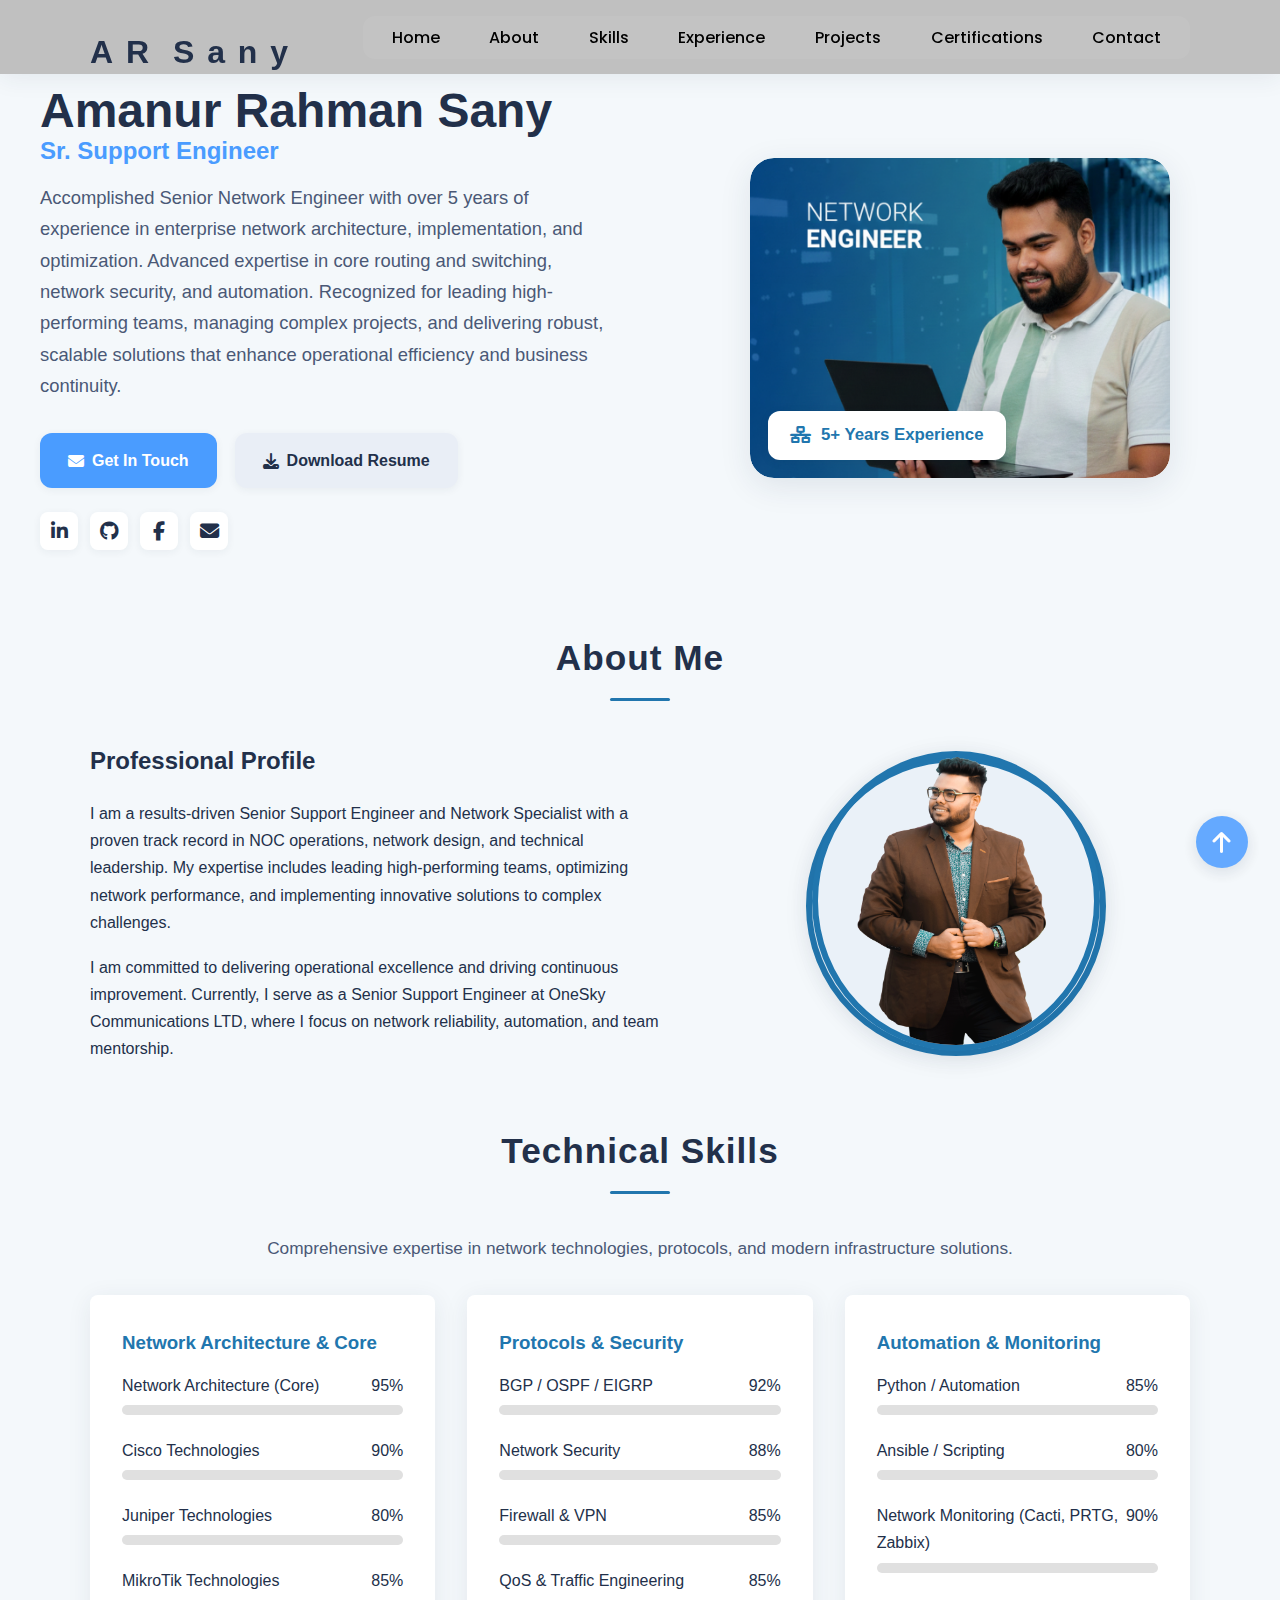
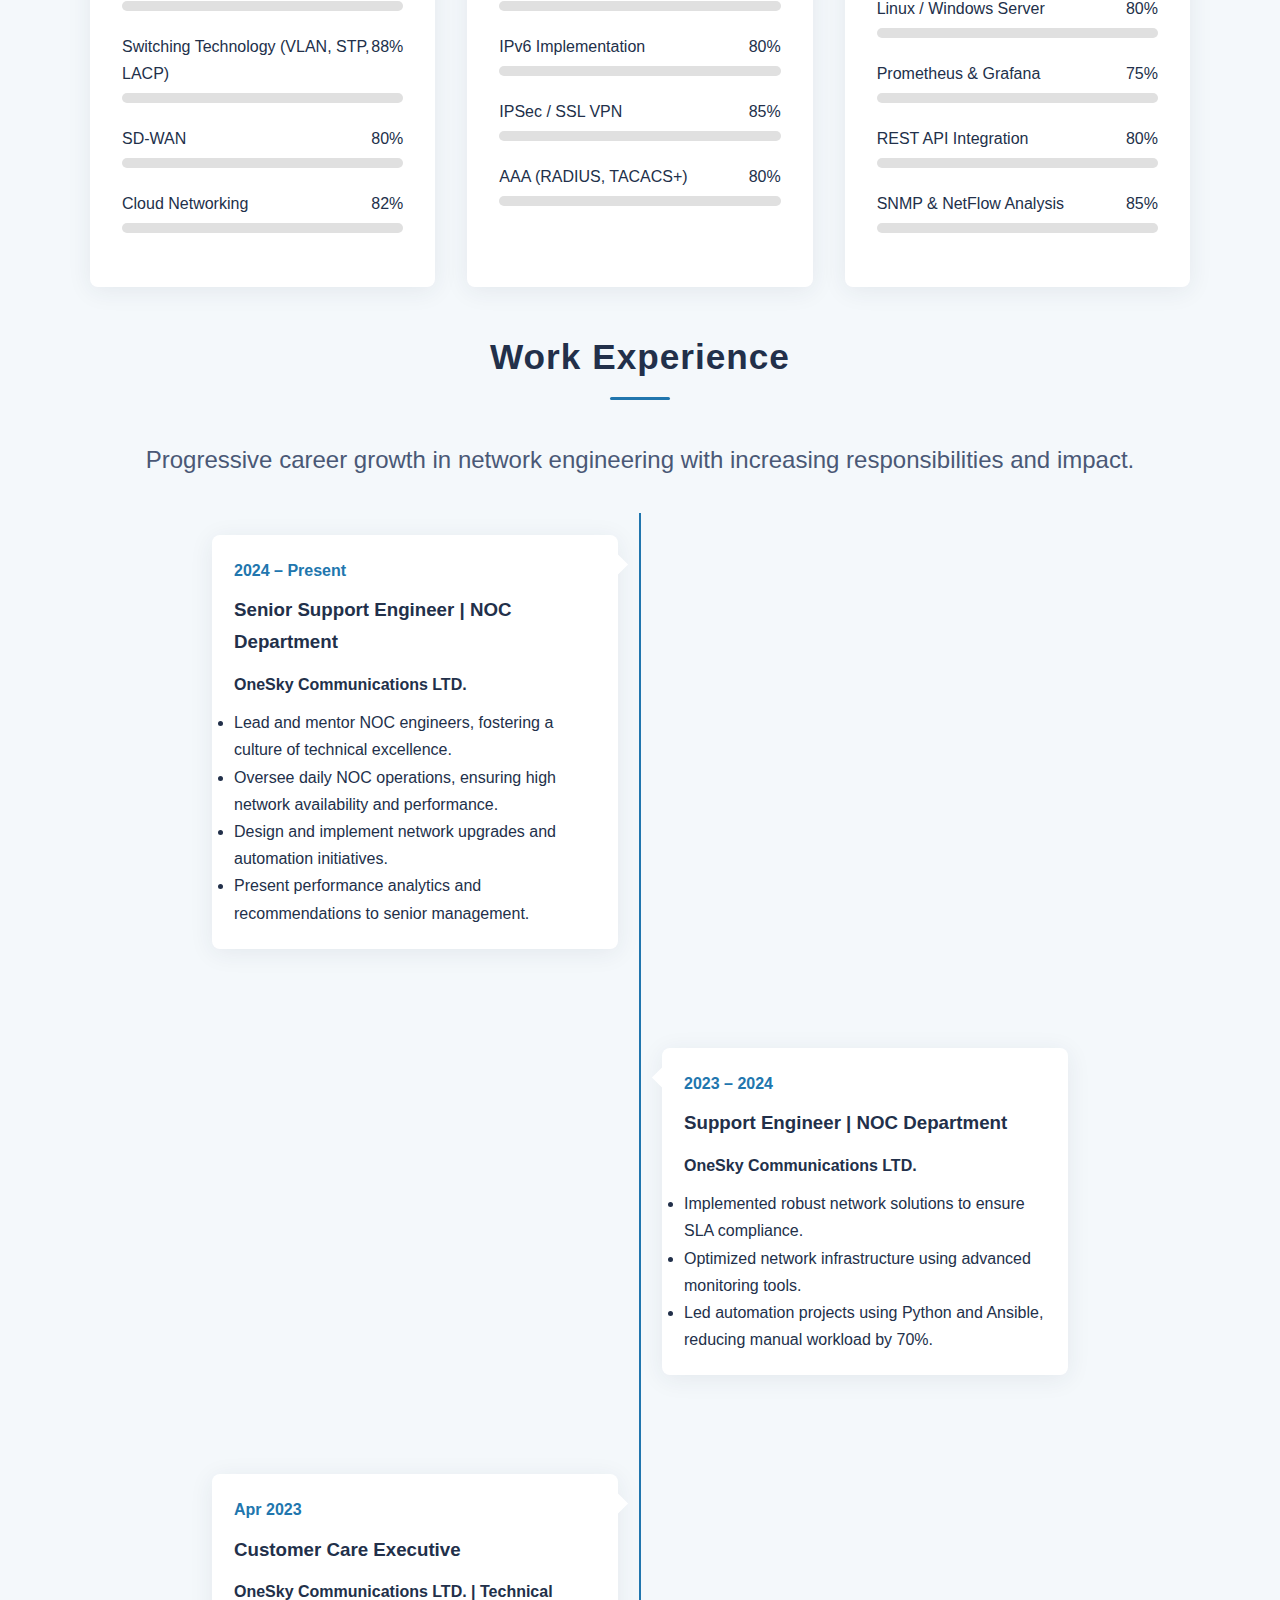
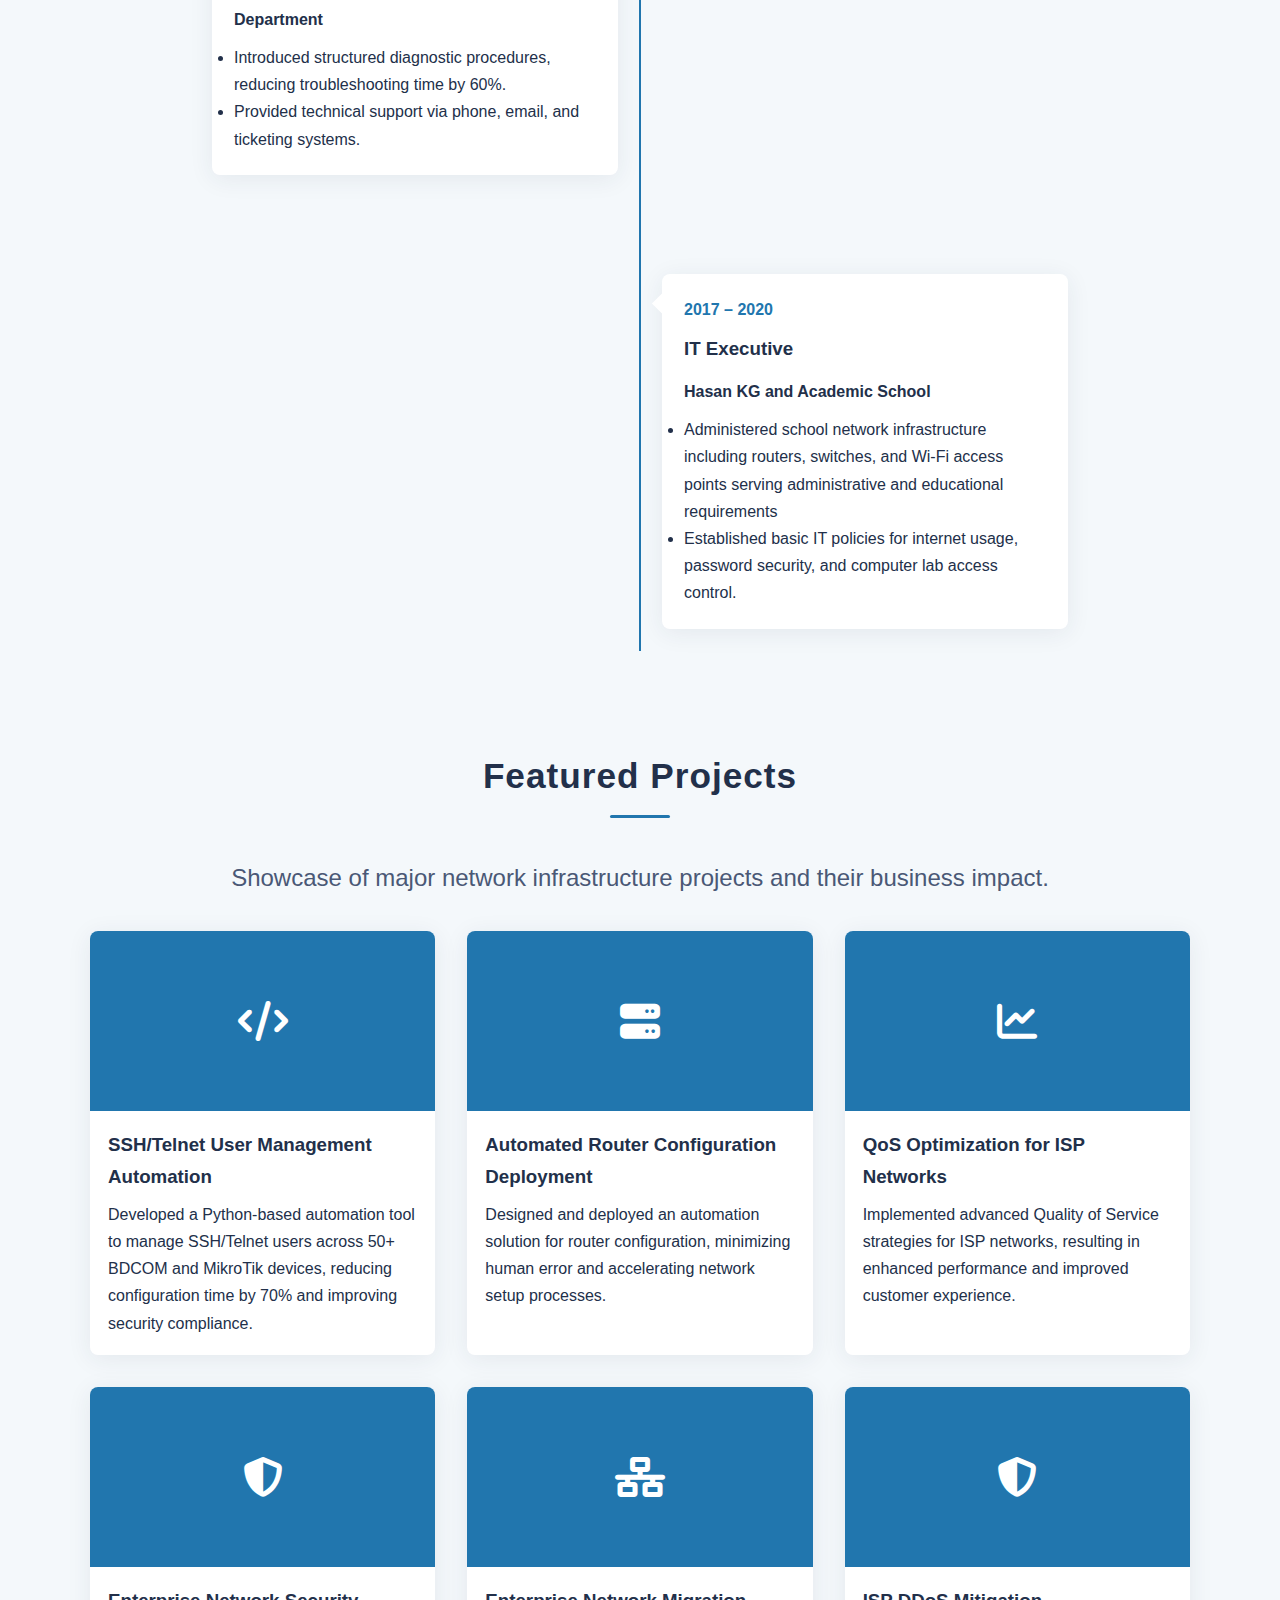
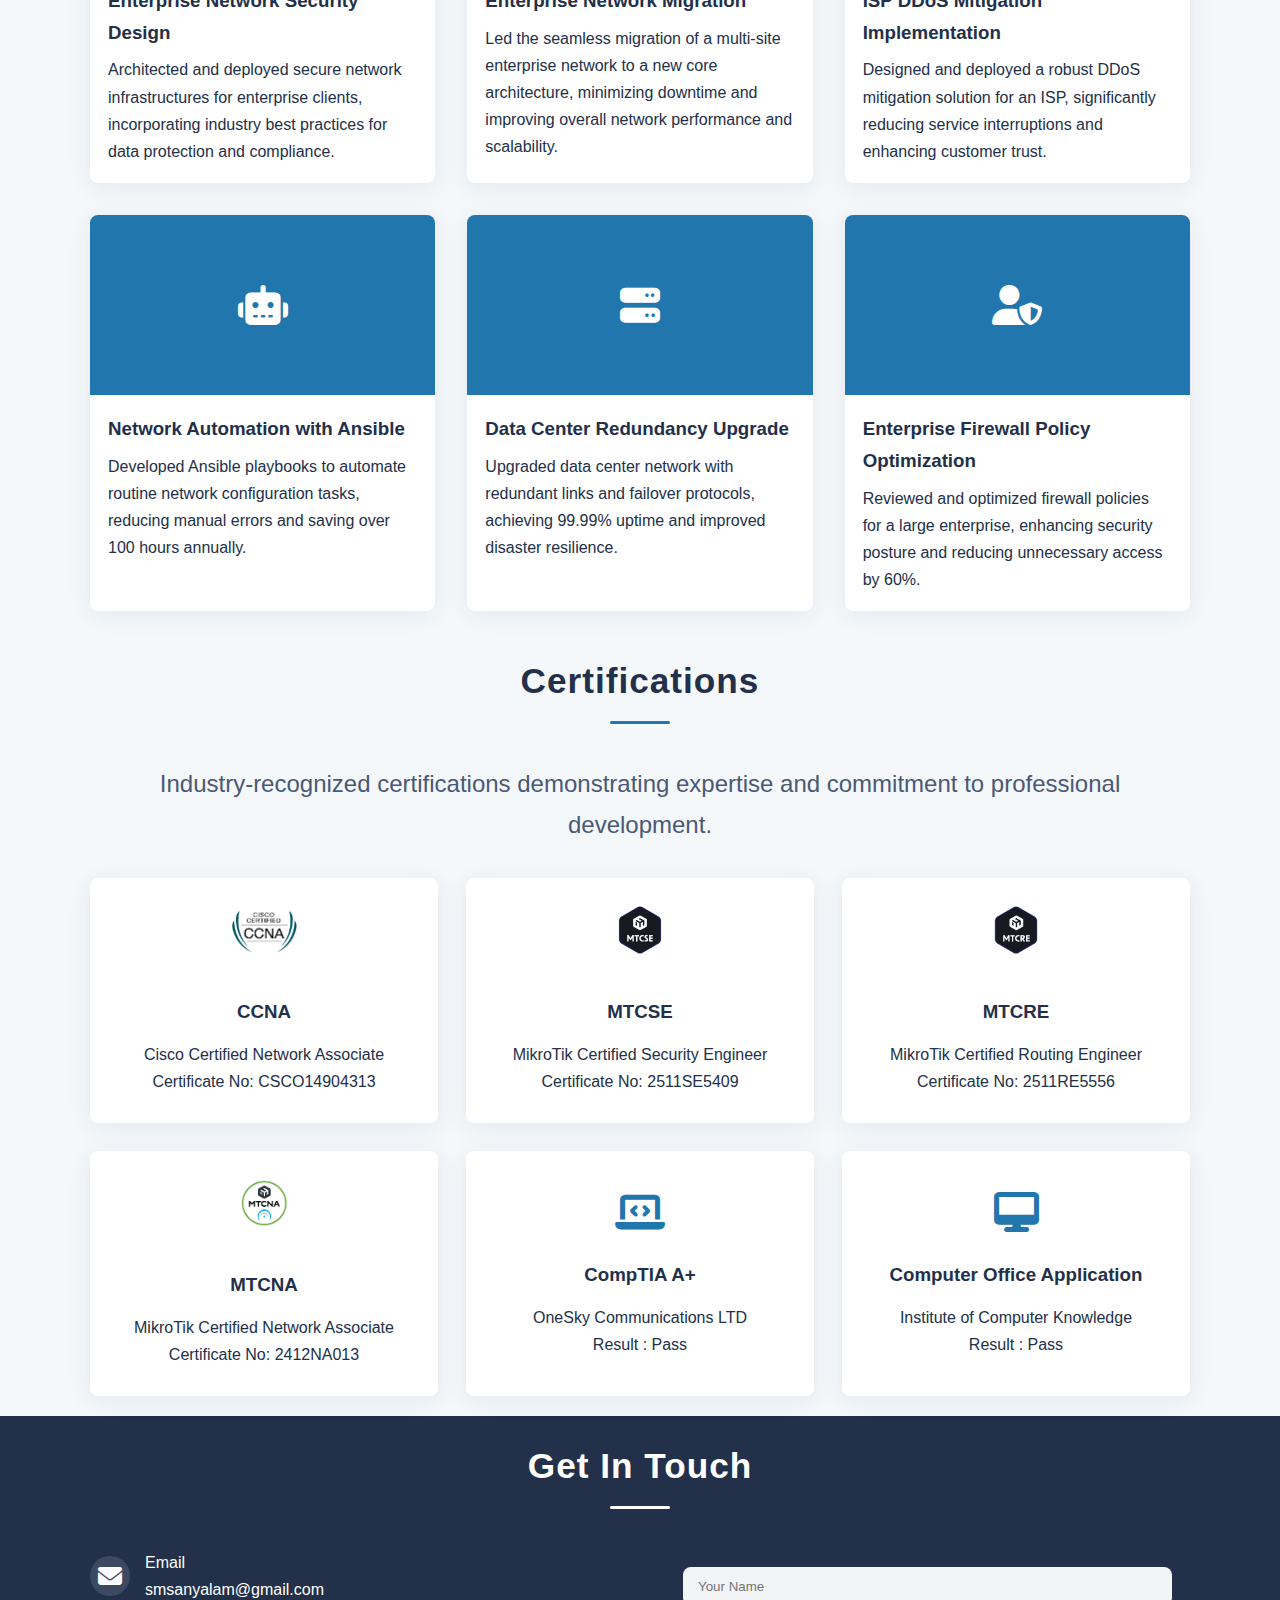
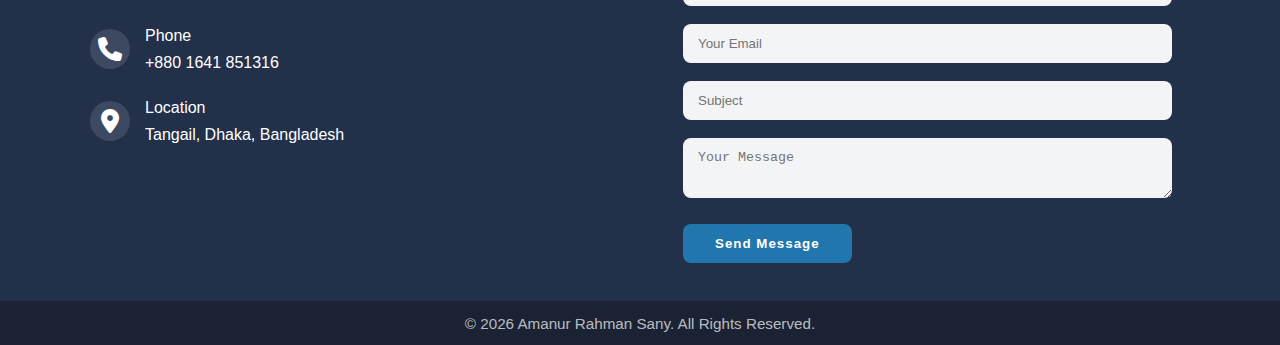
<file: index.html>
<!DOCTYPE html>
<html lang="en">
<head>
    <meta charset="UTF-8">
    <meta name="viewport" content="width=device-width, initial-scale=1.0">
    <title>AR Sany - Senior Support Engineer </title>
    <link rel="icon" type="image/x-icon" href="src/favicon.ico">
    <meta name="description" content="Amanur Rahman Sany — Senior Support Engineer. Portfolio showcasing network engineering, automation, and projects.">
    <link href="https://fonts.googleapis.com/css2?family=Inter:wght@300;400;600;700;800&family=Poppins:wght@500;600;700&display=swap" rel="stylesheet">
    <link rel="stylesheet" href="https://cdnjs.cloudflare.com/ajax/libs/font-awesome/6.4.0/css/all.min.css">
    <link rel="stylesheet" href="src/style.css">
</head>
<body oncontextmenu="return false;">
        <!-- Prevent right-click (context menu) on the whole page. -->
        <!-- Note: disabling context menu can affect accessibility and is easily bypassed. Consider removing this or using JS only where needed. -->
        <!-- Header -->
    <header>
        <div class="container">
            <nav class="navbar">
                <a class="logo">
                  <span>A</span>
                  <span>R</span>
                  <span> </span>
                  <span>S</span>
                  <span>a</span>
                  <span>n</span>
                  <span>y</span>
                </a>
                <ul class="nav-links">
                    <li><a href="#home">Home</a></li>
                    <li><a href="#about">About</a></li>
                    <li><a href="#skills">Skills</a></li>
                    <li><a href="#experience">Experience</a></li>
                    <li><a href="#projects">Projects</a></li>
                    <li><a href="#certifications">Certifications</a></li>
                    <li><a href="#contact">Contact</a></li>
                </ul>
                <div class="hamburger">
                    <i class="fas fa-bars"></i>
                </div>
            </nav>
        </div>
    </header>
    <!-- Hero Section -->
    <section id="home" class="modern-hero">
  <div class="modern-hero-container">
    <div class="modern-hero-left">
      <h1>
        Amanur Rahman Sany <span class="highlight">Sr. Support Engineer </span>
      </h1>
      <p class="modern-hero-summary">
        Accomplished Senior Network Engineer with over 5 years of experience in enterprise network architecture, implementation, and optimization. Advanced expertise in core routing and switching, network security, and automation. Recognized for leading high-performing teams, managing complex projects, and delivering robust, scalable solutions that enhance operational efficiency and business continuity.
      </p>
      <div class="modern-hero-btns">
        <a href="#contact" class="modern-btn primary"><i class="fas fa-envelope"></i> Get In Touch</a>
        <a id="downloadResume" href="src/AR-Sany_CV.pdf" class="modern-btn" target="_blank" rel="noopener noreferrer"><i class="fas fa-download"></i> Download Resume</a>
        <!-- Toast container (for download confirmation) -->
        <div id="toastContainer" class="toast-container" aria-live="polite" aria-atomic="true"></div>
    </div>
      <div class="modern-hero-socials">
        <a href="https://linkedin.com/in/amanur-rahman-sany" target="_blank"><i class="fab fa-linkedin-in"></i></a>
        <a href="https://github.com/amanurrahmansany" target="_blank"><i class="fab fa-github"></i></a>
        <a href="https://facebook.com/amanur.rahman.sany" target="_blank"><i class="fab fa-facebook-f"></i></a>
        <a href="mailto:smsanyalam@gmail.com"><i class="fas fa-envelope"></i></a>
      </div>
    </div>
    <div class="modern-hero-right">
      <div class="modern-hero-imgbox">
        <img src="src/Serverroom.png" alt="Network Team" class="modern-hero-img">
        <div class="modern-hero-exp">
          <i class="fas fa-network-wired"></i> 5+ Years Experience
        </div>
      </div>
    </div>
  </div>
</section>

    <!-- About Section -->
    <section id="about" class="section">
        <div class="container">
            <h2 class="section-title">About Me</h2>
            <div class="about-content">
                <div class="about-text">
                    <h2>Professional Profile</h2>
                    <p>
                        I am a results-driven Senior Support Engineer and Network Specialist with a proven track record in NOC operations, network design, and technical leadership. My expertise includes leading high-performing teams, optimizing network performance, and implementing innovative solutions to complex challenges.
                    </p>
                    <p>
                        I am committed to delivering operational excellence and driving continuous improvement. Currently, I serve as a Senior Support Engineer at OneSky Communications LTD, where I focus on network reliability, automation, and team mentorship.
                    </p>
                </div>
                <div class="about-image">
                    <div class="profile-img-placeholder">
                        <!-- Replace with your photo if available -->
                        <img src="src/IMG_gt.png" alt="Amanur Rahman Sany" class="profile-img">
                    </div>
                </div>
            </div>
        </div>
    </section>

    <!-- Skills Section -->
    <section id="skills" class="section skills-section">
        <div class="container">
            <h2 class="section-title">Technical Skills</h2>
            <p style="text-align:center; font-size:1.08rem; color:#4a5876; margin-bottom:32px;">
                Comprehensive expertise in network technologies, protocols, and modern infrastructure solutions.
            </p>
            <div class="skills-container">
                <div class="skill-category">
                    <h3>Network Architecture & Core</h3>
                    <div class="skill-item">
                        <div class="skill-info">
                            <span>Network Architecture (Core)</span>
                            <span>95%</span>
                        </div>
                        <div class="skill-bar">
                            <div class="skill-progress" data-width="95"></div>
                        </div>
                    </div>
                    <div class="skill-item">
                        <div class="skill-info">
                            <span>Cisco Technologies</span>
                            <span>90%</span>
                        </div>
                        <div class="skill-bar">
                            <div class="skill-progress" data-width="90"></div>
                        </div>
                    </div>
                    <div class="skill-item">
                        <div class="skill-info">
                            <span>Juniper Technologies</span>
                            <span>80%</span>
                        </div>
                        <div class="skill-bar">
                            <div class="skill-progress" data-width="80"></div>
                        </div>
                    </div>
                    <div class="skill-item">
                        <div class="skill-info">
                            <span>MikroTik Technologies</span>
                            <span>85%</span>
                        </div>
                        <div class="skill-bar">
                            <div class="skill-progress" data-width="85"></div>
                        </div>
                    </div>
                    <div class="skill-item">
                        <div class="skill-info">
                            <span>Switching Technology (VLAN, STP, LACP)</span>
                            <span>88%</span>
                        </div>
                        <div class="skill-bar">
                            <div class="skill-progress" data-width="88"></div>
                        </div>
                    </div>
                    <div class="skill-item">
                        <div class="skill-info">
                            <span>SD-WAN</span>
                            <span>80%</span>
                        </div>
                        <div class="skill-bar">
                            <div class="skill-progress" data-width="80"></div>
                        </div>
                    </div>
                    <div class="skill-item">
                        <div class="skill-info">
                            <span>Cloud Networking</span>
                            <span>82%</span>
                        </div>
                        <div class="skill-bar">
                            <div class="skill-progress" data-width="82"></div>
                        </div>
                    </div>
                </div>
                <div class="skill-category">
                    <h3>Protocols & Security</h3>
                    <div class="skill-item">
                        <div class="skill-info">
                            <span>BGP / OSPF / EIGRP</span>
                            <span>92%</span>
                        </div>
                        <div class="skill-bar">
                            <div class="skill-progress" data-width="92"></div>
                        </div>
                    </div>
                    <div class="skill-item">
                        <div class="skill-info">
                            <span>Network Security</span>
                            <span>88%</span>
                        </div>
                        <div class="skill-bar">
                            <div class="skill-progress" data-width="88"></div>
                        </div>
                    </div>
                    <div class="skill-item">
                        <div class="skill-info">
                            <span>Firewall & VPN</span>
                            <span>85%</span>
                        </div>
                        <div class="skill-bar">
                            <div class="skill-progress" data-width="85"></div>
                        </div>
                    </div>
                    <div class="skill-item">
                        <div class="skill-info">
                            <span>QoS & Traffic Engineering</span>
                            <span>85%</span>
                        </div>
                        <div class="skill-bar">
                            <div class="skill-progress" data-width="85"></div>
                        </div>
                    </div>
                    <div class="skill-item">
                        <div class="skill-info">
                            <span>IPv6 Implementation</span>
                            <span>80%</span>
                        </div>
                        <div class="skill-bar">
                            <div class="skill-progress" data-width="80"></div>
                        </div>
                    </div>
                    <div class="skill-item">
                        <div class="skill-info">
                            <span>IPSec / SSL VPN</span>
                            <span>85%</span>
                        </div>
                        <div class="skill-bar">
                            <div class="skill-progress" data-width="85"></div>
                        </div>
                    </div>
                    <div class="skill-item">
                        <div class="skill-info">
                            <span>AAA (RADIUS, TACACS+)</span>
                            <span>80%</span>
                        </div>
                        <div class="skill-bar">
                            <div class="skill-progress" data-width="80"></div>
                        </div>
                    </div>
                </div>
                <div class="skill-category">
                    <h3>Automation & Monitoring</h3>
                    <div class="skill-item">
                        <div class="skill-info">
                            <span>Python / Automation</span>
                            <span>85%</span>
                        </div>
                        <div class="skill-bar">
                            <div class="skill-progress" data-width="85"></div>
                        </div>
                    </div>
                    <div class="skill-item">
                        <div class="skill-info">
                            <span>Ansible / Scripting</span>
                            <span>80%</span>
                        </div>
                        <div class="skill-bar">
                            <div class="skill-progress" data-width="80"></div>
                        </div>
                    </div>
                    <div class="skill-item">
                        <div class="skill-info">
                            <span>Network Monitoring (Cacti, PRTG, Zabbix)</span>
                            <span>90%</span>
                        </div>
                        <div class="skill-bar">
                            <div class="skill-progress" data-width="90"></div>
                        </div>
                    </div>
                    <div class="skill-item">
                        <div class="skill-info">
                            <span>Linux / Windows Server</span>
                            <span>80%</span>
                        </div>
                        <div class="skill-bar">
                            <div class="skill-progress" data-width="80"></div>
                        </div>
                    </div>
                    <div class="skill-item">
                        <div class="skill-info">
                            <span>Prometheus &amp; Grafana</span>
                            <span>75%</span>
                        </div>
                        <div class="skill-bar">
                            <div class="skill-progress" data-width="75"></div>
                        </div>
                    </div>
                    <div class="skill-item">
                        <div class="skill-info">
                            <span>REST API Integration</span>
                            <span>80%</span>
                        </div>
                        <div class="skill-bar">
                            <div class="skill-progress" data-width="80"></div>
                        </div>
                    </div>
                    <div class="skill-item">
                        <div class="skill-info">
                            <span>SNMP &amp; NetFlow Analysis</span>
                            <span>85%</span>
                        </div>
                        <div class="skill-bar">
                            <div class="skill-progress" data-width="85"></div>
                        </div>
                    </div>
                </div>
            </div>
        </div>
    </section>

    <!-- Experience Section -->
    <section id="experience" class="section">
        <div class="container">
            <h2 class="section-title">Work Experience</h2>
            <p style="text-align:center; font-size:1.5rem; color:#4a5876; margin-bottom:32px;">
            Progressive career growth in network engineering with increasing responsibilities and impact.
            </p>
            <div class="timeline">
                <div class="timeline-item">
                    <div class="timeline-content">
                        <div class="timeline-date">2024 – Present</div>
                        <h3>Senior Support Engineer | NOC Department</h3>
                        <h4>OneSky Communications LTD. </h4>
                        <ul>
                            <li>Lead and mentor NOC engineers, fostering a culture of technical excellence.</li>
                            <li>Oversee daily NOC operations, ensuring high network availability and performance.</li>
                            <li>Design and implement network upgrades and automation initiatives.</li>
                            <li>Present performance analytics and recommendations to senior management.</li>
                        </ul>
                    </div>
                </div>
                <div class="timeline-item">
                    <div class="timeline-content">
                        <div class="timeline-date">2023 – 2024</div>
                        <h3>Support Engineer | NOC Department</h3>
                        <h4>OneSky Communications LTD. </h4>
                        <ul>
                            <li>Implemented robust network solutions to ensure SLA compliance.</li>
                            <li>Optimized network infrastructure using advanced monitoring tools.</li>
                            <li>Led automation projects using Python and Ansible, reducing manual workload by 70%.</li>
                        </ul>
                    </div>
                </div>
                <div class="timeline-item">
                    <div class="timeline-content">
                        <div class="timeline-date">Apr 2023</div>
                        <h3>Customer Care Executive</h3>
                        <h4>OneSky Communications LTD. | Technical Department</h4>
                        <ul>
                            <li>Introduced structured diagnostic procedures, reducing troubleshooting time by 60%.</li>
                            <li>Provided technical support via phone, email, and ticketing systems.</li>
                        </ul>
                    </div>
                </div>

                <div class="timeline-item"> 
                    <div class="timeline-content">
                        <div class="timeline-date">2017 – 2020</div>
                        <h3>IT Executive</h3>
                        <h4>Hasan KG and Academic School</h4>
                        <ul>
                            <li>Administered school network infrastructure including routers, 
                                switches, and Wi-Fi access points serving administrative and 
                                educational requirements</li>
                            <li>Established basic IT policies for internet usage, password security, and 
                                computer lab access control.</li>
                        </ul>
                    </div>
                </div>
            </div>
        </div>
    </section>

    <!-- Projects Section -->
    <section id="projects" class="section projects-section">
        <div class="container">
            <h2 class="section-title">Featured Projects</h2>
            <p style="text-align:center; font-size:1.5rem; color:#4a5876; margin-bottom:32px;">
                Showcase of major network infrastructure projects and their business impact.
            </p>
            <div class="projects-container">
                <div class="project-card">
                    <div class="project-img">
                        <i class="fas fa-code"></i>
                    </div>
                    <div class="project-content">
                        <h3>SSH/Telnet User Management Automation</h3>
                        <p>Developed a Python-based automation tool to manage SSH/Telnet users across 50+ BDCOM and MikroTik devices, reducing configuration time by 70% and improving security compliance.</p>
                    </div>
                </div>
                <div class="project-card">
                    <div class="project-img">
                        <i class="fas fa-server"></i>
                    </div>
                    <div class="project-content">
                        <h3>Automated Router Configuration Deployment</h3>
                        <p>Designed and deployed an automation solution for router configuration, minimizing human error and accelerating network setup processes.</p>
                    </div>
                </div>
                <div class="project-card">
                    <div class="project-img">
                        <i class="fas fa-chart-line"></i>
                    </div>
                    <div class="project-content">
                        <h3>QoS Optimization for ISP Networks</h3>
                        <p>Implemented advanced Quality of Service strategies for ISP networks, resulting in enhanced performance and improved customer experience.</p>
                    </div>
                </div>
                <div class="project-card">
                    <div class="project-img">
                        <i class="fas fa-shield-alt"></i>
                    </div>
                    <div class="project-content">
                        <h3>Enterprise Network Security Design</h3>
                        <p>Architected and deployed secure network infrastructures for enterprise clients, incorporating industry best practices for data protection and compliance.</p>
                    </div>
                </div>
                <div class="project-card">
                    <div class="project-img">
                        <i class="fas fa-network-wired"></i>
                    </div>
                    <div class="project-content">
                        <h3>Enterprise Network Migration</h3>
                        <p>Led the seamless migration of a multi-site enterprise network to a new core architecture, minimizing downtime and improving overall network performance and scalability.</p>
                    </div>
                </div>
                <div class="project-card">
                    <div class="project-img">
                        <i class="fas fa-shield-alt"></i>
                    </div>
                    <div class="project-content">
                        <h3>ISP DDoS Mitigation Implementation</h3>
                        <p>Designed and deployed a robust DDoS mitigation solution for an ISP, significantly reducing service interruptions and enhancing customer trust.</p>
                    </div>
                </div>
                <div class="project-card">
                    <div class="project-img">
                        <i class="fas fa-robot"></i>
                    </div>
                    <div class="project-content">
                        <h3>Network Automation with Ansible</h3>
                        <p>Developed Ansible playbooks to automate routine network configuration tasks, reducing manual errors and saving over 100 hours annually.</p>
                    </div>
                </div>
                <div class="project-card">
                    <div class="project-img">
                        <i class="fas fa-server"></i>
                    </div>
                    <div class="project-content">
                        <h3>Data Center Redundancy Upgrade</h3>
                        <p>Upgraded data center network with redundant links and failover protocols, achieving 99.99% uptime and improved disaster resilience.</p>
                    </div>
                </div>
                <div class="project-card">
                    <div class="project-img">
                        <i class="fas fa-user-shield"></i>
                    </div>
                    <div class="project-content">
                        <h3>Enterprise Firewall Policy Optimization</h3>
                        <p>Reviewed and optimized firewall policies for a large enterprise, enhancing security posture and reducing unnecessary access by 60%.</p>
                    </div>
                </div>
            </div>
        </div>
    </section>

    <!-- Certifications Section -->
    <section id="certifications" class="section">
        <div class="container">
            <h2 class="section-title">Certifications</h2>
            <p style="text-align:center; font-size:1.5rem; color:#4a5876; margin-bottom:32px;">
                Industry-recognized certifications demonstrating expertise and commitment to professional development.
            </p>
            <div class="certifications-container">
                <div class="cert-card">
                    <div class="cert-icon">
                        <img src="src/ccna.png" alt="CCNA Logo" style="height:48px; margin-bottom:10px;">
                    </div>
                    <h3>CCNA</h3>
                    <p>Cisco Certified Network Associate</p>
                    <p>Certificate No: CSCO14904313</p>
                </div>
                <div class="cert-card">
                    <div class="cert-icon">
                        <img src="src/MTCTSE.png" alt="MTCSE Logo" style="height:48px; margin-bottom:10px;">
                    </div>
                    <h3>MTCSE</h3>
                    <p>MikroTik Certified Security Engineer</p>
                    <p>Certificate No: 2511SE5409</p>
                </div>
                <div class="cert-card">
                    <div class="cert-icon">
                        <img src="src/MTCTRE.png" alt="MTCRE Logo" style="height:48px; margin-bottom:10px;">
                    </div>
                    <h3>MTCRE</h3>
                    <p>MikroTik Certified Routing Engineer</p>
                    <p>Certificate No: 2511RE5556</p>
                </div>
                <div class="cert-card">
                    <div class="cert-icon">
                        <img src="src/mtcna.png" alt="MTCNA Logo" style="height:48px; margin-bottom:10px;">
                    </div>
                    <h3>MTCNA</h3>
                    <p>MikroTik Certified Network Associate</p>
                    <p>Certificate No: 2412NA013</p>
                </div>
                <div class="cert-card">
                    <div class="cert-icon">
                        <i class="fas fa-laptop-code"></i>
                    </div>
                    <h3>CompTIA A+</h3>
                    <!-- <p>IT Fundamentals Certification</p> -->
                    <p>OneSky Communications LTD</p>
                    <p>Result : Pass</p>
                </div>
                <div class="cert-card">
                    <div class="cert-icon">
                        <i class="fas fa-desktop"></i>
                    </div>
                    <h3>Computer Office Application</h3>
                    <p>Institute of Computer Knowledge</p>
                    <p>Result : Pass</p>
                </div>
            </div>
        </div>
    </section>

    <!-- Contact Section -->
    <section id="contact" class="section contact-section">
        <div class="container">
            <h2 class="section-title">Get In Touch</h2>
            <div class="contact-container">
                <div class="contact-info">
                    <div class="contact-item">
                        <div class="contact-icon">
                            <i class="fas fa-envelope"></i>
                        </div>
                        <div>
                            <h11>Email</h11>
                            <p><a href="mailto:smsanyalam@gmail.com" style="color:#fff;">smsanyalam@gmail.com</a></p>
                        </div>
                    </div>
                    <div class="contact-item">
                        <div class="contact-icon">
                            <i class="fas fa-phone"></i>
                        </div>
                        <div>
                            <h11>Phone</h11>
                            <p><a href="tel:+8801641851316" style="color:#fff;">+880 1641 851316</a></p>
                        </div>
                    </div>
                    <div class="contact-item">
                        <div class="contact-icon">
                            <i class="fas fa-map-marker-alt"></i>
                        </div>
                        <div>
                            <h11>Location</h11>
                            <p>Tangail, Dhaka, Bangladesh</p>
                        </div>
                    </div>
                </div>
                <div class="contact-form">
                    <form id="contactForm">
                        <div class="form-group">
                            <input type="text" class="form-control" placeholder="Your Name" required>
                        </div>
                        <div class="form-group">
                            <input type="email" class="form-control" placeholder="Your Email" required>
                        </div>
                        <div class="form-group">
                            <input type="text" class="form-control" placeholder="Subject" required>
                        </div>
                        <div class="form-group">
                            <textarea class="form-control" placeholder="Your Message" required></textarea>
                        </div>
                        <button type="submit" class="btn">Send Message</button>
                    </form>
                </div>
            </div>
        </div>
    </section>

    <!-- Footer -->
    <footer>
        <div class="container">
            <p class="copyright">&copy; 2026 Amanur Rahman Sany. All Rights Reserved.</p>
        </div>
    </footer>
</div>
<a href="#home" id="backToTopBtn" title="Back to Top">
    <i class="fas fa-arrow-up"></i>
</a>
<script src="src/script.js"></script>
</body>
</html>
</file>
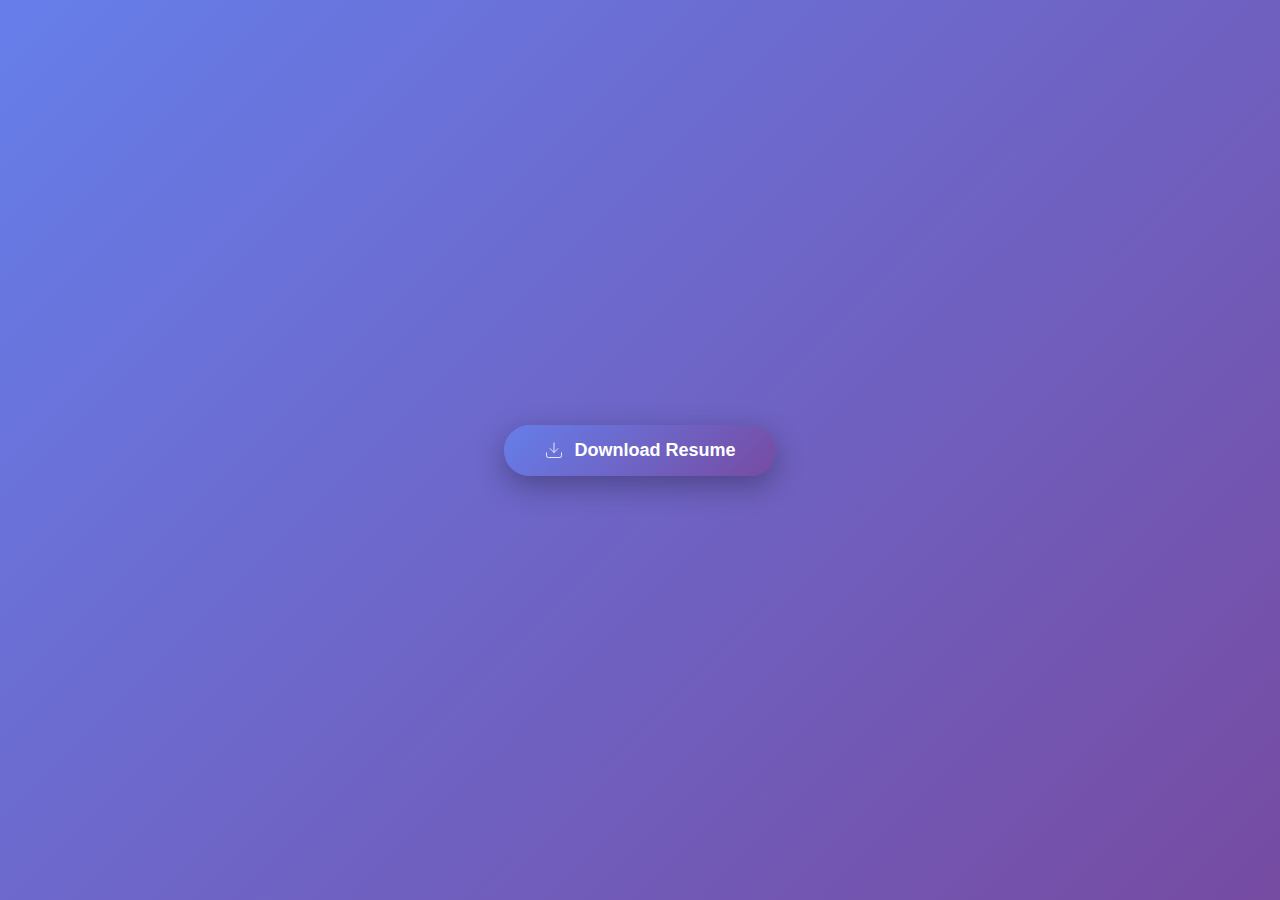
<file: claude.html>
<!DOCTYPE html>
<html lang="en">
<head>
    <meta charset="UTF-8">
    <meta name="viewport" content="width=device-width, initial-scale=1.0">
    <title>Toast Notification Demo</title>
    <style>
        * {
            margin: 0;
            padding: 0;
            box-sizing: border-box;
        }

        body {
            font-family: 'Segoe UI', Tahoma, Geneva, Verdana, sans-serif;
            background: linear-gradient(135deg, #667eea 0%, #764ba2 100%);
            min-height: 100vh;
            display: flex;
            justify-content: center;
            align-items: center;
            padding: 20px;
        }

        .demo-container {
            text-align: center;
        }

        .download-btn {
            background: linear-gradient(135deg, #667eea 0%, #764ba2 100%);
            color: white;
            padding: 15px 40px;
            border: none;
            border-radius: 50px;
            font-size: 18px;
            font-weight: 600;
            cursor: pointer;
            box-shadow: 0 10px 30px rgba(0, 0, 0, 0.3);
            transition: all 0.3s ease;
            display: inline-flex;
            align-items: center;
            gap: 10px;
        }

        .download-btn:hover {
            transform: translateY(-2px);
            box-shadow: 0 15px 40px rgba(0, 0, 0, 0.4);
        }

        .download-btn:active {
            transform: translateY(0);
        }

        /* Toast Notification Styles */
        .toast-container {
            position: fixed;
            top: 20px;
            right: 20px;
            z-index: 9999;
        }

        .toast {
            background: white;
            padding: 20px 25px;
            border-radius: 12px;
            box-shadow: 0 10px 40px rgba(0, 0, 0, 0.2);
            display: flex;
            align-items: center;
            gap: 15px;
            min-width: 320px;
            animation: slideIn 0.4s ease-out;
            margin-bottom: 10px;
            border-left: 4px solid #10b981;
        }

        .toast.hiding {
            animation: slideOut 0.4s ease-out forwards;
        }

        @keyframes slideIn {
            from {
                transform: translateX(400px);
                opacity: 0;
            }
            to {
                transform: translateX(0);
                opacity: 1;
            }
        }

        @keyframes slideOut {
            from {
                transform: translateX(0);
                opacity: 1;
            }
            to {
                transform: translateX(400px);
                opacity: 0;
            }
        }

        .toast-icon {
            width: 40px;
            height: 40px;
            background: linear-gradient(135deg, #10b981, #059669);
            border-radius: 50%;
            display: flex;
            align-items: center;
            justify-content: center;
            flex-shrink: 0;
        }

        .toast-icon svg {
            width: 24px;
            height: 24px;
            stroke: white;
            stroke-width: 2;
            fill: none;
        }

        .toast-content {
            flex: 1;
        }

        .toast-title {
            font-size: 16px;
            font-weight: 600;
            color: #1f2937;
            margin-bottom: 4px;
        }

        .toast-message {
            font-size: 14px;
            color: #6b7280;
            line-height: 1.4;
        }

        .toast-close {
            background: none;
            border: none;
            cursor: pointer;
            padding: 5px;
            display: flex;
            align-items: center;
            justify-content: center;
            opacity: 0.5;
            transition: opacity 0.2s;
        }

        .toast-close:hover {
            opacity: 1;
        }

        .toast-close svg {
            width: 20px;
            height: 20px;
            stroke: #6b7280;
            stroke-width: 2;
        }

        /* Progress Bar */
        .toast-progress {
            position: absolute;
            bottom: 0;
            left: 0;
            height: 3px;
            background: linear-gradient(90deg, #10b981, #059669);
            border-radius: 0 0 12px 12px;
            animation: shrink 3s linear forwards;
        }

        @keyframes shrink {
            from {
                width: 100%;
            }
            to {
                width: 0%;
            }
        }

        @media (max-width: 480px) {
            .toast-container {
                right: 10px;
                left: 10px;
            }

            .toast {
                min-width: unset;
                width: 100%;
            }
        }
    </style>
</head>
<body>
    <div class="demo-container">
        <button class="download-btn" onclick="downloadResume()">
            <svg width="20" height="20" viewBox="0 0 24 24" fill="none" stroke="currentColor">
                <path d="M21 15v4a2 2 0 0 1-2 2H5a2 2 0 0 1-2-2v-4M7 10l5 5 5-5M12 15V3"/>
            </svg>
            Download Resume
        </button>
    </div>

    <!-- Toast Container -->
    <div class="toast-container" id="toastContainer"></div>

    <script>
        function showToast(title, message, duration = 3000) {
            const toastContainer = document.getElementById('toastContainer');
            
            const toast = document.createElement('div');
            toast.className = 'toast';
            toast.innerHTML = `
                <div class="toast-icon">
                    <svg viewBox="0 0 24 24">
                        <polyline points="20 6 9 17 4 12"></polyline>
                    </svg>
                </div>
                <div class="toast-content">
                    <div class="toast-title">${title}</div>
                    <div class="toast-message">${message}</div>
                </div>
                <button class="toast-close" onclick="closeToast(this)">
                    <svg viewBox="0 0 24 24">
                        <line x1="18" y1="6" x2="6" y2="18"></line>
                        <line x1="6" y1="6" x2="18" y2="18"></line>
                    </svg>
                </button>
                <div class="toast-progress"></div>
            `;
            
            toastContainer.appendChild(toast);
            
            setTimeout(() => {
                closeToast(toast.querySelector('.toast-close'));
            }, duration);
        }

        function closeToast(button) {
            const toast = button.closest('.toast');
            toast.classList.add('hiding');
            setTimeout(() => {
                toast.remove();
            }, 400);
        }

        function downloadResume() {
            // আপনার actual resume file এর link এখানে দিন
            const resumeUrl = 'path/to/your/resume.pdf';
            
            // Download trigger করুন
            const link = document.createElement('a');
            link.href = resumeUrl;
            link.download = 'Amanur_Rahman_Sany_Resume.pdf';
            // link.click(); // Uncomment করুন যখন actual file link থাকবে
            
            // Toast notification দেখান
            showToast(
                'Resume Downloaded!',
                'Thank you for your interest. The file is being downloaded.'
            );
        }
    </script>
</body>
</html>
</file>
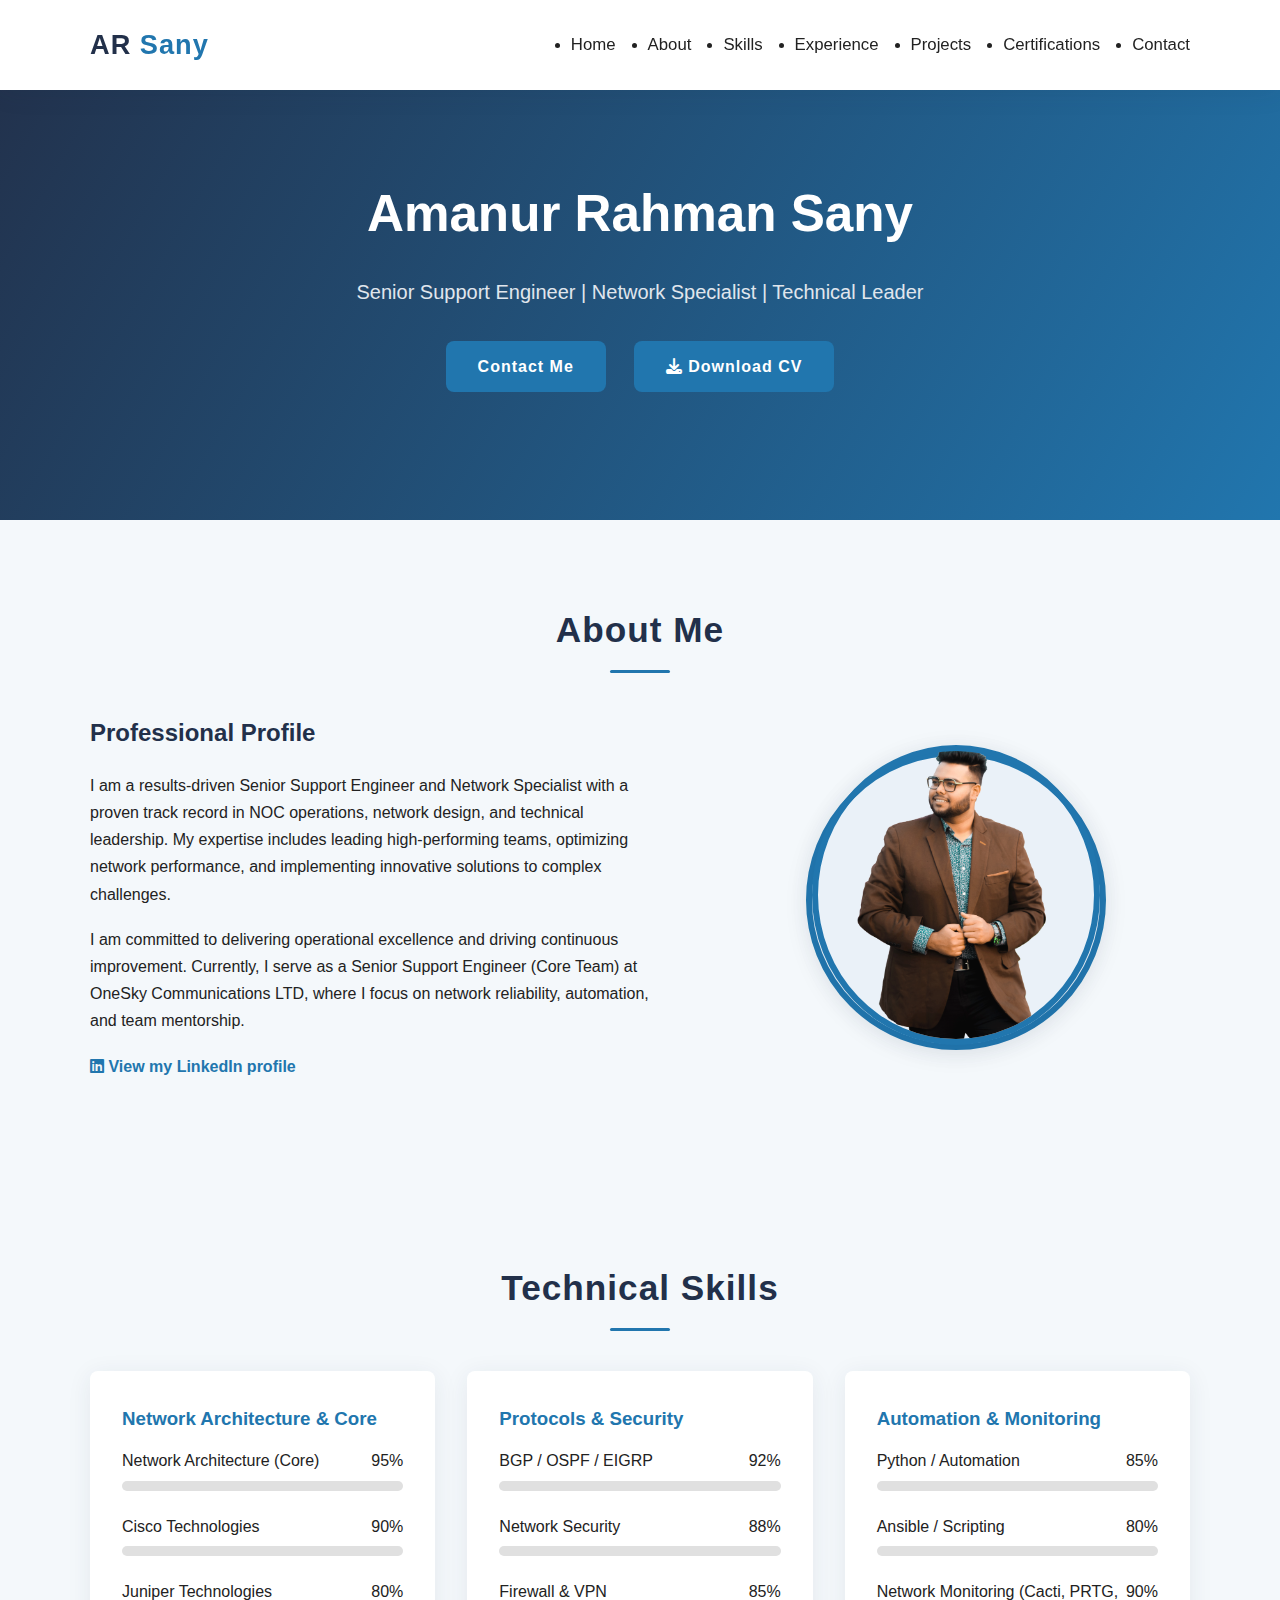
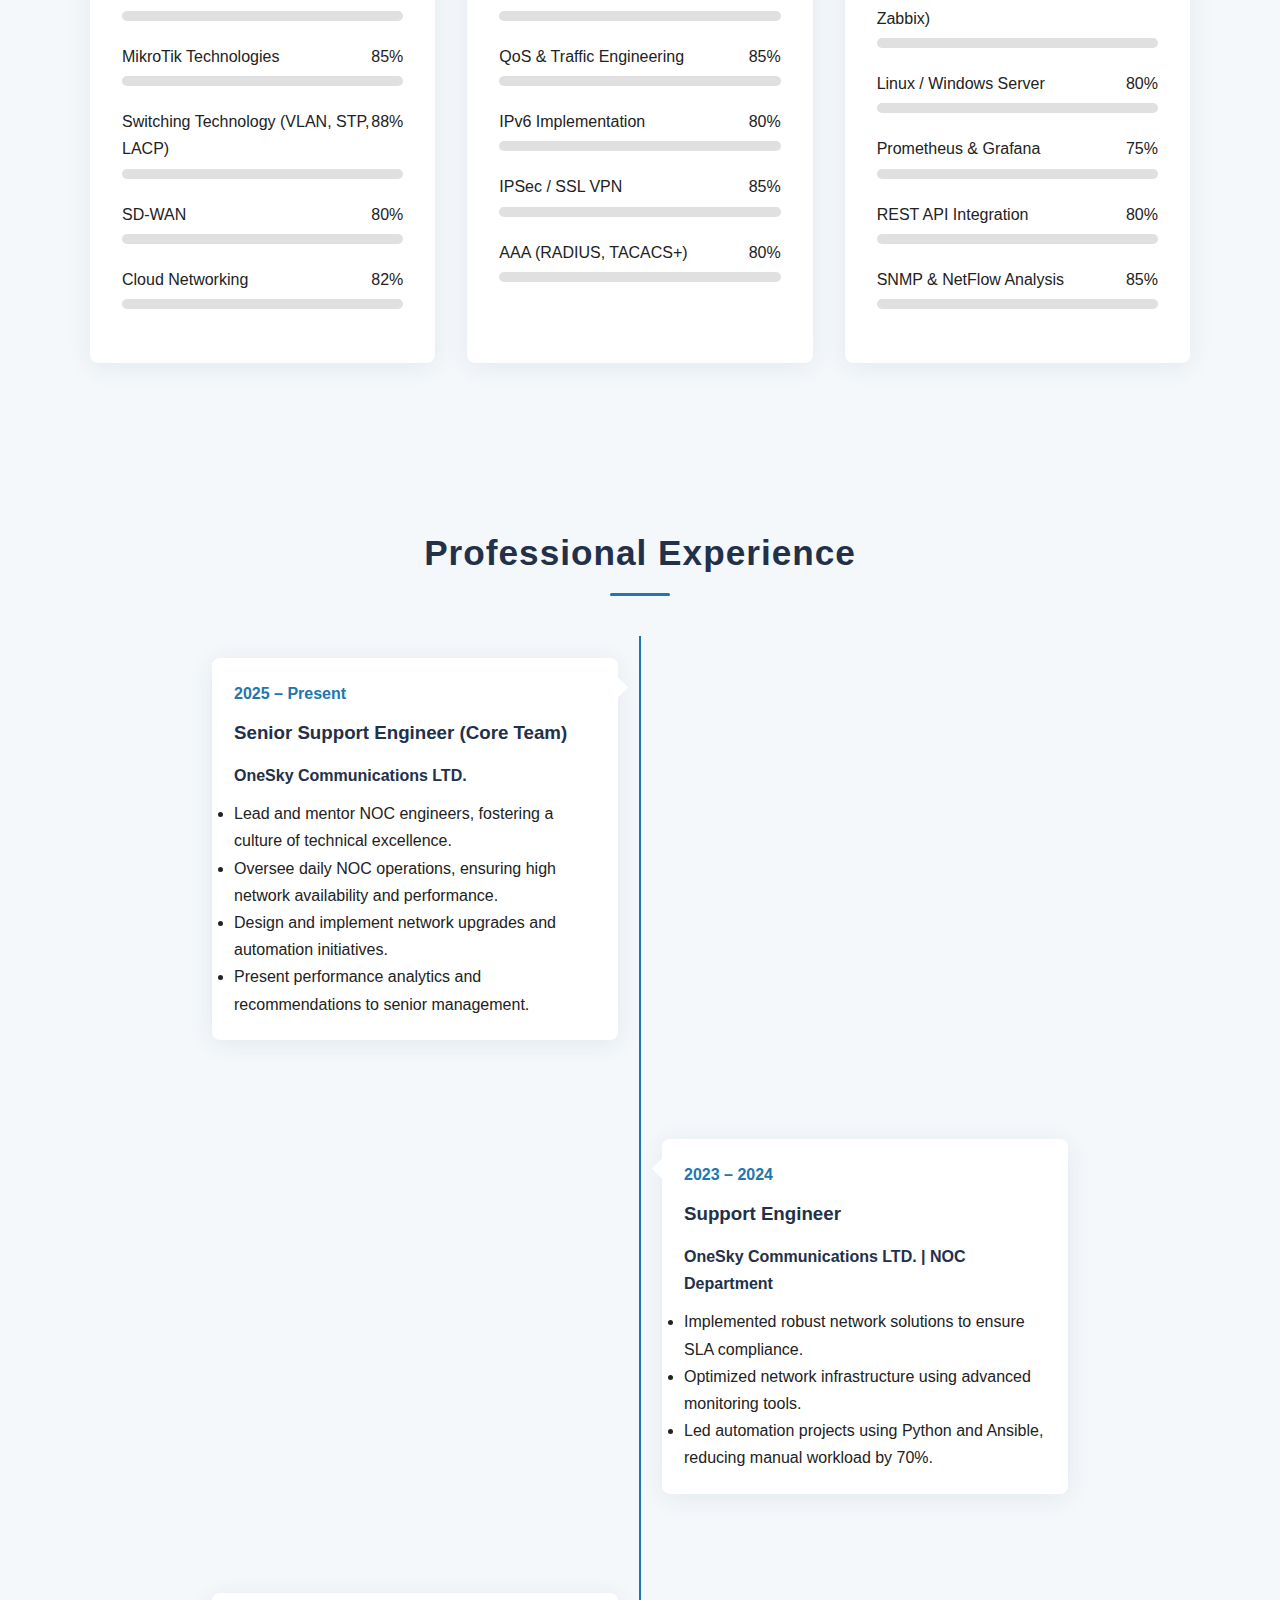
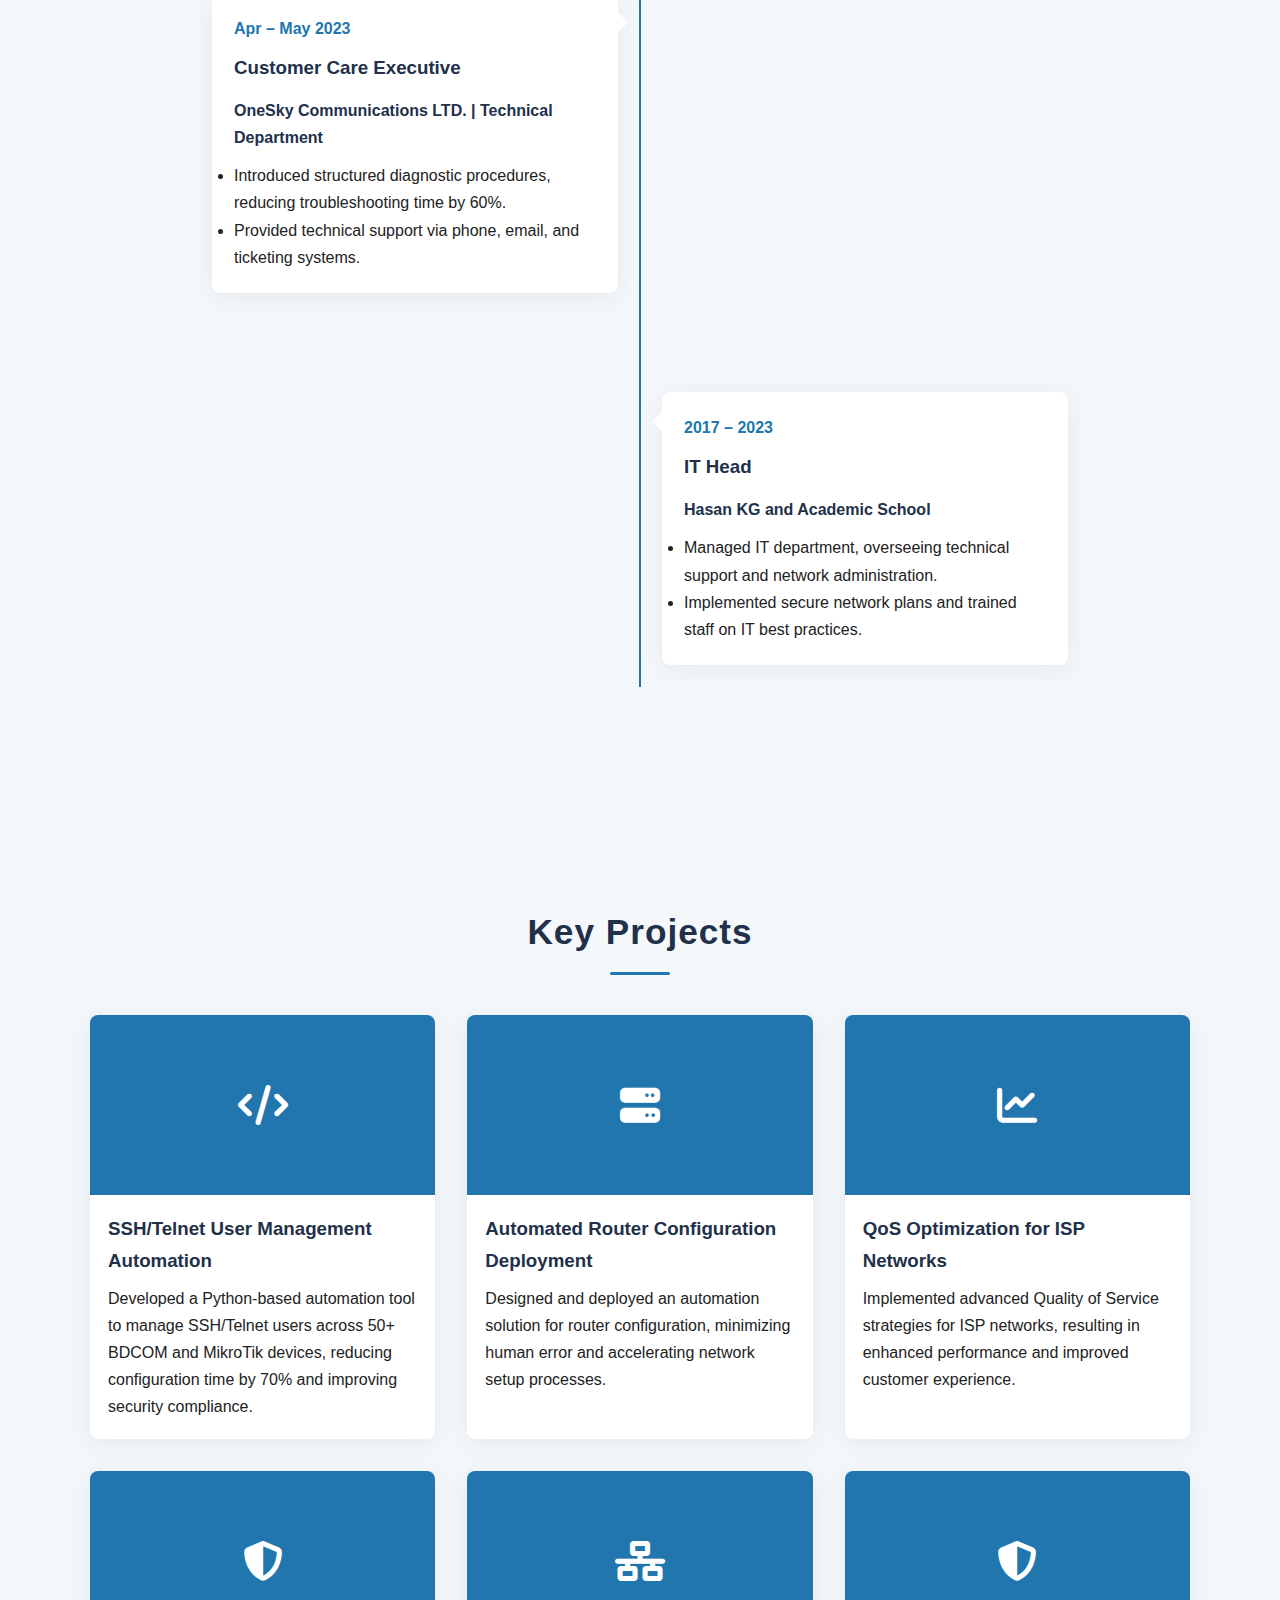
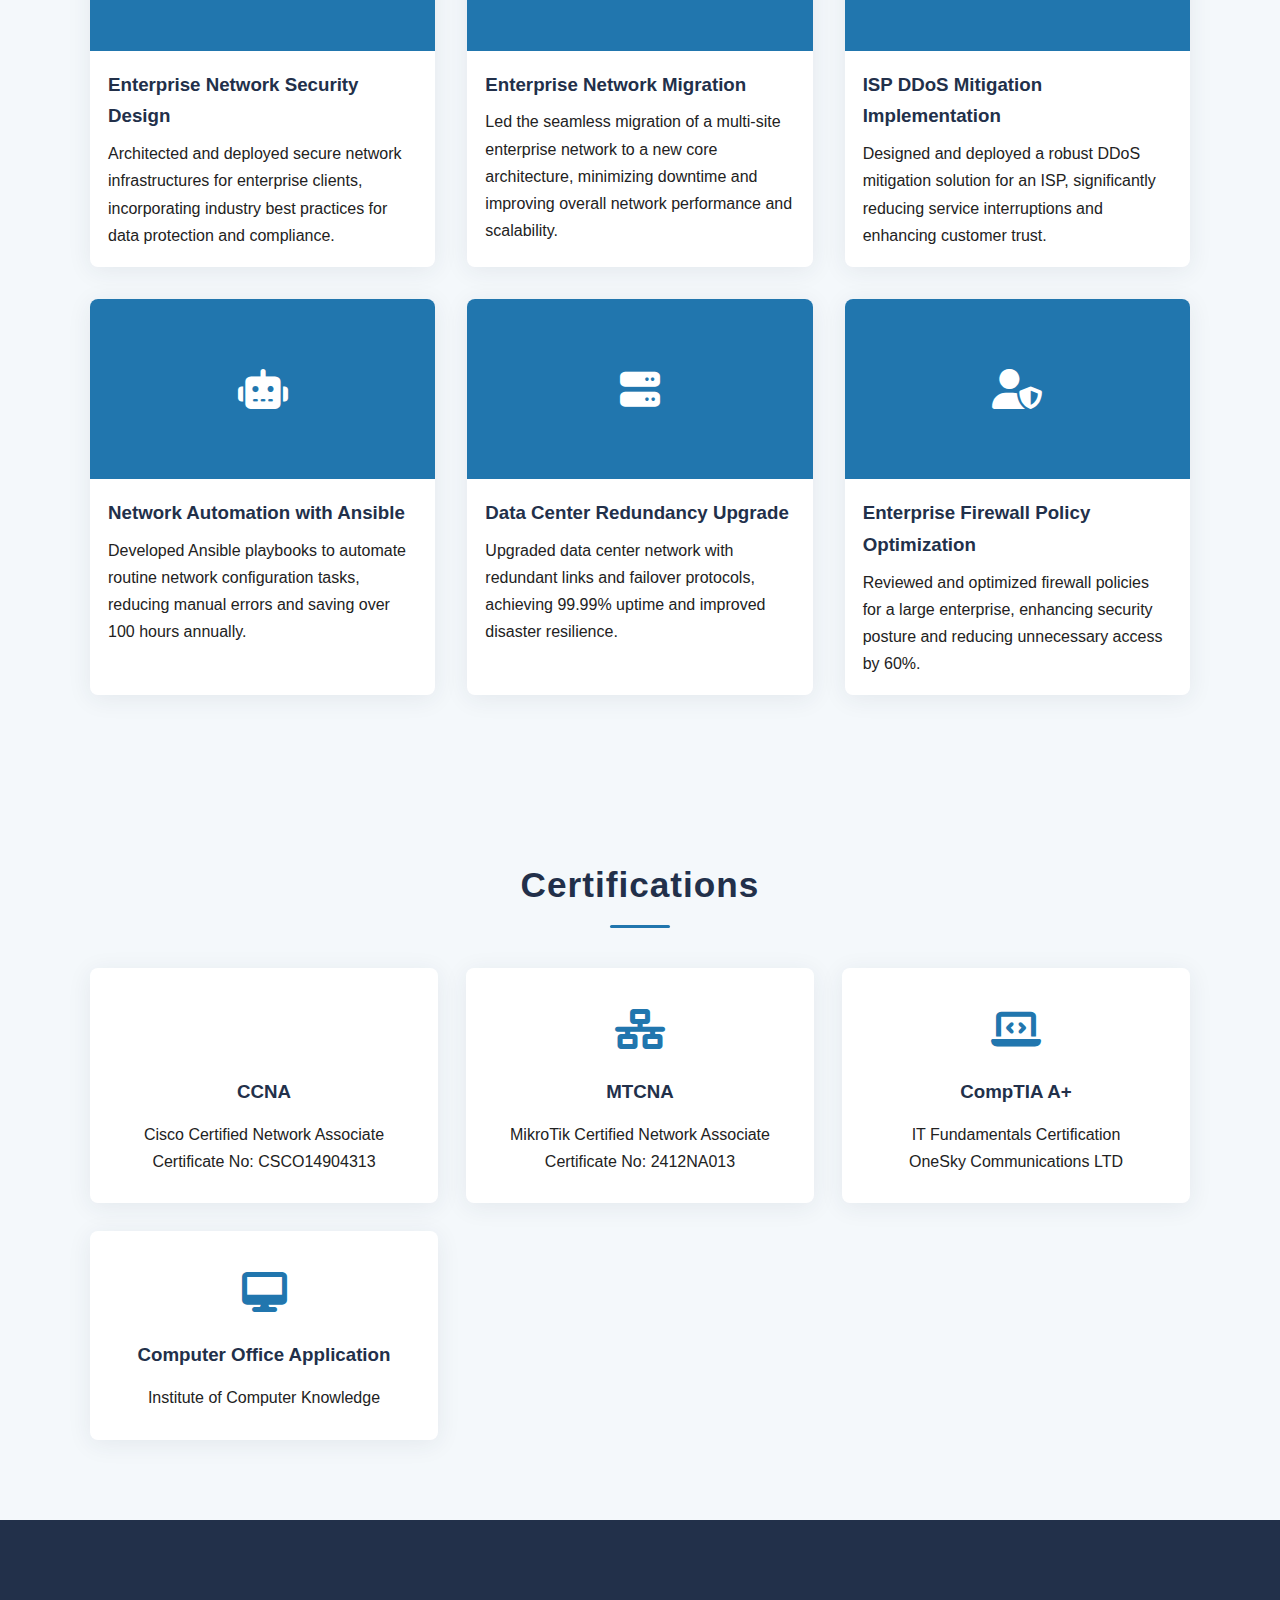
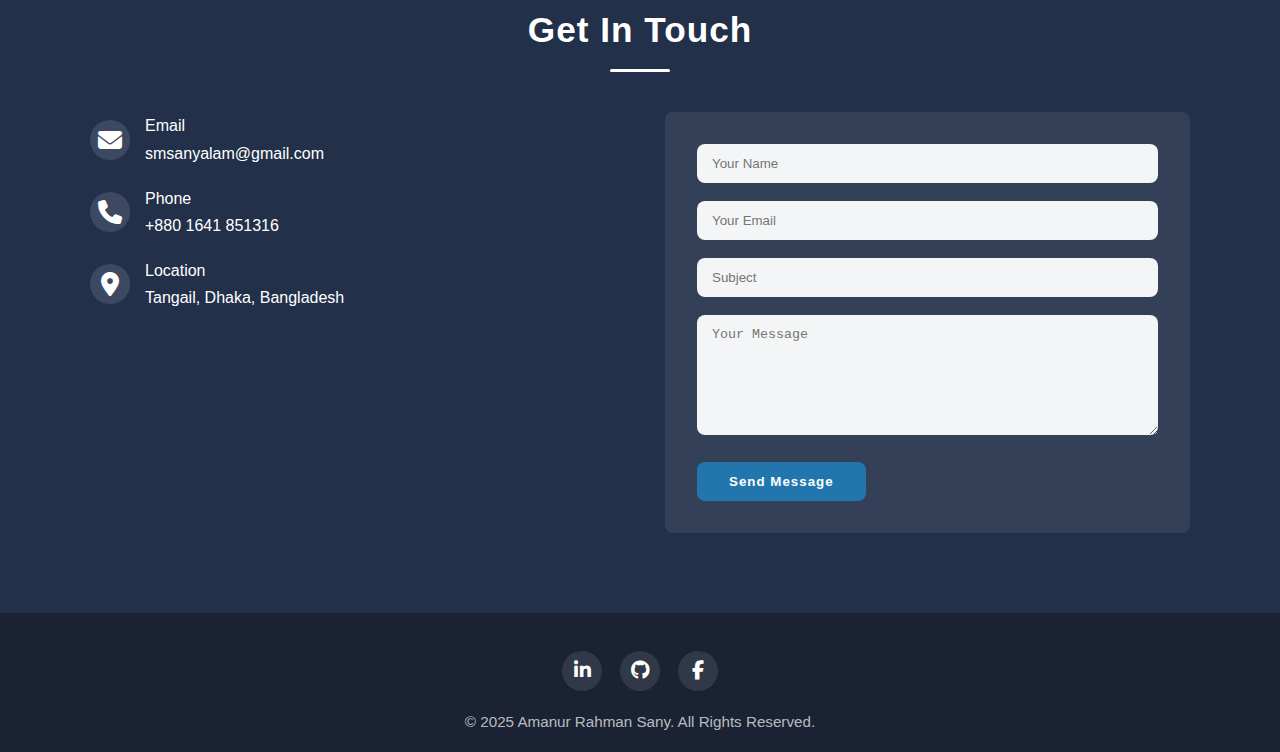
<file: demo.html>
<!DOCTYPE html>
<html lang="en">
<head>
    <meta charset="UTF-8">
    <meta name="viewport" content="width=device-width, initial-scale=1.0">
    <title>Amanur Rahman Sany - Senior Support Engineer & Network Specialist</title>
    <link rel="stylesheet" href="https://cdnjs.cloudflare.com/ajax/libs/font-awesome/6.4.0/css/all.min.css">
    <style>
        :root {
            --primary-color: #22304a;
            --secondary-color: #2176ae;
            --accent-color: #e74c3c;
            --light-color: #f4f8fb;
            --dark-color: #1a2233;
            --text-color: #222;
            --text-light: #7f8c8d;
            --transition: all 0.3s cubic-bezier(.25,.8,.25,1);
            --shadow: 0 4px 24px rgba(34,48,74,0.08);
            --border-radius: 8px;
        }
        * { margin: 0; padding: 0; box-sizing: border-box; }
        body {
            font-family: 'Segoe UI', Tahoma, Geneva, Verdana, sans-serif;
            background: var(--light-color);
            color: var(--text-color);
            line-height: 1.7;
        }
        h1, h2, h3, h4, h5, h6 { color: var(--primary-color); margin-bottom: .7em; }
        a { color: var(--secondary-color); text-decoration: none; transition: var(--transition);}
        a:hover { color: var(--accent-color);}
        .container { width: 92%; max-width: 1100px; margin: 0 auto; }
        .section { padding: 80px 0; }
        .section-title {
            text-align: center;
            margin-bottom: 40px;
            font-size: 2.2rem;
            letter-spacing: 1px;
            position: relative;
        }
        .contact-section h11 {
        color: #fff;
        }
        .section-title::after {
            content: '';
            display: block;
            margin: 0 auto;
            margin-top: 10px;
            width: 60px;
            height: 3px;
            background: var(--secondary-color);
            border-radius: 2px;
        }
        .btn {
            display: inline-block;
            padding: 12px 32px;
            background: var(--secondary-color);
            color: #fff;
            border: none;
            border-radius: var(--border-radius);
            font-weight: 600;
            letter-spacing: 1px;
            cursor: pointer;
            transition: var(--transition);
            margin-right: 10px;
        }
        .btn:last-child { margin-right: 0; }
        .btn:hover { background: var(--primary-color);}
        .btn-outline {
            background: transparent;
            border: 2px solid var(--secondary-color);
            color: var(--secondary-color);
        }
        .btn-outline:hover {
            background: var(--secondary-color);
            color: #fff;
        }
        header {
            background: #fff;
            box-shadow: var(--shadow);
            position: fixed;
            width: 100%;
            top: 0;
            z-index: 1000;
        }
        .navbar {
            display: flex;
            justify-content: space-between;
            align-items: center;
            padding: 22px 0;
        }
        .logo {
            font-size: 1.7rem;
            font-weight: 700;
            color: var(--primary-color);
            letter-spacing: 1px;
        }
        .logo span { color: var(--secondary-color);}
        .nav-links { display: flex; }
        .nav-links li { margin-left: 32px; }
        .nav-links a {
            color: var(--text-color);
            font-weight: 500;
            font-size: 1.05rem;
        }
        .nav-links a:hover { color: var(--secondary-color);}
        .hamburger { display: none; cursor: pointer; font-size: 1.7rem;}
        /* Hero */
        .hero {
            background: linear-gradient(120deg, var(--primary-color) 0%, var(--secondary-color) 100%);
            color: #fff;
            padding: 170px 0 110px;
            text-align: center;
        }
        .hero-content h1 {
            font-size: 3.2rem;
            font-weight: 800;
            margin-bottom: 18px;
            color: #fff;
        }
        .hero-content p {
            font-size: 1.25rem;
            max-width: 650px;
            margin: 0 auto 32px;
            color: #e0e6ed;
        }
        .hero-btns {
            display: flex;
            justify-content: center;
            gap: 18px;
            margin-bottom: 18px;
        }
        /* About */
        .about-content {
            display: grid;
            grid-template-columns: 1.1fr 0.9fr;
            gap: 60px;
            align-items: center;
        }
        .about-text h2 { margin-bottom: 18px; }
        .about-text p { margin-bottom: 18px; }
        .about-image {
            text-align: center;
        }
        .profile-img {
            width: 300px;
            height: 300px;
            border-radius: 50%;
            object-fit: cover;
            border: 6px solid var(--secondary-color);
            box-shadow: var(--shadow);
            margin-bottom: 10px;
        }
        .profile-img-placeholder {
            width: 300px; height: 300px;
            border-radius: 50%;
            background: #eaf1f8;
            display: flex; align-items: center; justify-content: center;
            border: 6px solid var(--secondary-color);
            box-shadow: var(--shadow);
            margin: 0 auto 10px;
        }
        .about-contact-list {
            margin-top: 18px;
        }
        .about-contact-list .contact-item {
            margin-bottom: 10px;
            display: flex; align-items: center; gap: 10px;
            color: var(--text-light);
        }
        /* Skills */
        .skills-section { background: var(--light-color);}
        .skills-container {
            display: grid;
            grid-template-columns: repeat(auto-fit, minmax(320px, 1fr));
            gap: 32px;
        }
        .skill-category {
            background: #fff;
            padding: 32px;
            border-radius: var(--border-radius);
            box-shadow: var(--shadow);
        }
        .skill-category h3 { color: var(--secondary-color);}
        .skill-item { margin-bottom: 22px;}
        .skill-info {
            display: flex; justify-content: space-between; margin-bottom: 6px;
        }
        .skill-bar {
            height: 10px;
            background: #e0e0e0;
            border-radius: 5px;
            overflow: hidden;
        }
        .skill-progress {
            height: 100%;
            background: var(--secondary-color);
            width: 0;
            transition: width 1.5s cubic-bezier(.25,.8,.25,1);
        }
        /* Experience */
        .timeline {
            position: relative;
            max-width: 900px;
            margin: 0 auto;
        }
        .timeline::before {
            content: '';
            position: absolute;
            left: 50%;
            top: 0; bottom: 0;
            width: 2px;
            background: var(--secondary-color);
            transform: translateX(-50%);
        }
        .timeline-item {
            position: relative;
            margin-bottom: 55px;
            width: 50%;
            padding: 22px;
        }
        .timeline-item:nth-child(odd) { left: 0;}
        .timeline-item:nth-child(even) { left: 50%;}
        .timeline-content {
            background: #fff;
            padding: 22px;
            border-radius: var(--border-radius);
            box-shadow: var(--shadow);
            position: relative;
        }
        .timeline-content::after {
            content: '';
            position: absolute;
            top: 22px;
            width: 15px; height: 15px;
            background: #fff;
            transform: rotate(45deg);
        }
        .timeline-item:nth-child(odd) .timeline-content::after { right: -7px;}
        .timeline-item:nth-child(even) .timeline-content::after { left: -7px;}
        .timeline-date {
            font-weight: 600;
            color: var(--secondary-color);
            margin-bottom: 10px;
        }
        /* Projects */
        .projects-section { background: var(--light-color);}
        .projects-container {
            display: grid;
            grid-template-columns: repeat(auto-fit, minmax(320px, 1fr));
            gap: 32px;
        }
        .project-card {
            background: #fff;
            border-radius: var(--border-radius);
            overflow: hidden;
            box-shadow: var(--shadow);
            transition: var(--transition);
        }
        .project-card:hover { transform: translateY(-8px);}
        .project-img {
            height: 180px;
            background: var(--secondary-color);
            display: flex; align-items: center; justify-content: center;
            color: #fff; font-size: 2.5rem;
        }
        .project-content { padding: 18px;}
        .project-content h3 { margin-bottom: 8px;}
        /* Certifications */
        .certifications-container {
            display: grid;
            grid-template-columns: repeat(auto-fit, minmax(260px, 1fr));
            gap: 28px;
        }
        .cert-card {
            background: #fff;
            padding: 28px;
            border-radius: var(--border-radius);
            box-shadow: var(--shadow);
            text-align: center;
            transition: var(--transition);
        }
        .cert-card:hover { transform: translateY(-5px);}
        .cert-icon {
            font-size: 2.5rem;
            color: var(--secondary-color);
            margin-bottom: 12px;
        }
        /* Contact */
        .contact-section { background: var(--primary-color); color: #fff;}
        .contact-section .section-title { color: #fff;}
        .contact-section .section-title::after { background: #fff;}
        .contact-container {
            display: grid;
            grid-template-columns: repeat(auto-fit, minmax(320px, 1fr));
            gap: 50px;
        }
        .contact-info { display: flex; flex-direction: column; gap: 18px;}
        .contact-item {
            display: flex; align-items: center; gap: 15px;
        }
        .contact-icon {
            font-size: 1.5rem;
            width: 40px; height: 40px;
            background: rgba(255,255,255,0.12);
            border-radius: 50%;
            display: flex; align-items: center; justify-content: center;
        }
        .contact-form {
            background: rgba(255,255,255,0.08);
            padding: 32px;
            border-radius: var(--border-radius);
        }
        .form-group { margin-bottom: 18px;}
        .form-control {
            width: 100%;
            padding: 12px 15px;
            border: none;
            border-radius: var(--border-radius);
            background: rgba(255,255,255,0.95);
        }
        textarea.form-control { min-height: 120px; resize: vertical;}
        /* Footer */
        footer {
            background: var(--dark-color);
            color: #fff;
            padding: 38px 0 18px;
            text-align: center;
        }
        .social-links {
            display: flex; justify-content: center; gap: 18px; margin-bottom: 18px;
        }
        .social-link {
            width: 40px; height: 40px;
            background: rgba(255,255,255,0.10);
            border-radius: 50%;
            display: flex; align-items: center; justify-content: center;
            transition: var(--transition);
            color: #fff;
            font-size: 1.2rem;
        }
        .social-link:hover {
            background: var(--secondary-color);
            color: #fff;
            transform: translateY(-4px);
        }
        .copyright {
            font-size: 0.95rem;
            color: rgba(255,255,255,0.7);
        }
        /* Responsive */
        @media (max-width: 992px) {
            .about-content { grid-template-columns: 1fr;}
            .timeline::before { left: 30px;}
            .timeline-item { width: 100%; padding-left: 70px; padding-right: 0;}
            .timeline-item:nth-child(even) { left: 0;}
            .timeline-item:nth-child(odd) .timeline-content::after,
            .timeline-item:nth-child(even) .timeline-content::after { left: -7px; right: auto;}
        }
        @media (max-width: 768px) {
            .nav-links {
                position: fixed;
                top: 70px; left: -100%;
                width: 100%; height: calc(100vh - 70px);
                background: #fff;
                flex-direction: column;
                align-items: center;
                justify-content: flex-start;
                padding-top: 50px;
                transition: var(--transition);
            }
            .nav-links.active { left: 0;}
            .nav-links li { margin: 15px 0;}
            .hamburger { display: block;}
            .hero-content h1 { font-size: 2.2rem;}
            .hero-btns { flex-direction: column; align-items: center;}
        }
        @media (max-width: 576px) {
            .section { padding: 55px 0;}
            .hero { padding: 100px 0 60px;}
            .hero-content h1 { font-size: 1.5rem;}
        }
    </style>
</head>
<body>
    <!-- Header -->
    <header>
        <div class="container">
            <nav class="navbar">
                <a href="#" class="logo">AR <span>Sany</span></a>
                <ul class="nav-links">
                    <li><a href="#home">Home</a></li>
                    <li><a href="#about">About</a></li>
                    <li><a href="#skills">Skills</a></li>
                    <li><a href="#experience">Experience</a></li>
                    <li><a href="#projects">Projects</a></li>
                    <li><a href="#certifications">Certifications</a></li>
                    <li><a href="#contact">Contact</a></li>
                </ul>
                <div class="hamburger">
                    <i class="fas fa-bars"></i>
                </div>
            </nav>
        </div>
    </header>

    <!-- Hero Section -->
    <section id="home" class="hero">
        <div class="container">
            <div class="hero-content">
                <h1>Amanur Rahman Sany</h1>
                <p>Senior Support Engineer | Network Specialist | Technical Leader</p>
                <div class="hero-btns">
                    <a href="#contact" class="btn">Contact Me</a>
                    <a href="src/AR SanyCV.pdf" class="btn" target="_blank"><i class="fas fa-download"></i> Download CV</a>
                </div>
            </div>
        </div>
    </section>

    <!-- About Section -->
    <section id="about" class="section">
        <div class="container">
            <h2 class="section-title">About Me</h2>
            <div class="about-content">
                <div class="about-text">
                    <h2>Professional Profile</h2>
                    <p>
                        I am a results-driven Senior Support Engineer and Network Specialist with a proven track record in NOC operations, network design, and technical leadership. My expertise includes leading high-performing teams, optimizing network performance, and implementing innovative solutions to complex challenges.
                    </p>
                    <p>
                        I am committed to delivering operational excellence and driving continuous improvement. Currently, I serve as a Senior Support Engineer (Core Team) at OneSky Communications LTD, where I focus on network reliability, automation, and team mentorship.
                    </p>
                    <p>
                        <a href="https://linkedin.com/in/amanur-rahman-sany" target="_blank" style="color:var(--secondary-color);font-weight:600;">
                            <i class="fab fa-linkedin"></i> View my LinkedIn profile
                        </a>
                    </p>
                </div>
                <div class="about-image">
                    <div class="profile-img-placeholder">
                        <!-- Replace with your photo if available -->
                        <img src="src/IMG_gt.png" alt="Amanur Rahman Sany" class="profile-img">
                    </div>
                </div>
            </div>
        </div>
    </section>

    <!-- Skills Section -->
    <section id="skills" class="section skills-section">
        <div class="container">
            <h2 class="section-title">Technical Skills</h2>
            <div class="skills-container">
                <div class="skill-category">
                    <h3>Network Architecture & Core</h3>
                    <div class="skill-item">
                        <div class="skill-info">
                            <span>Network Architecture (Core)</span>
                            <span>95%</span>
                        </div>
                        <div class="skill-bar">
                            <div class="skill-progress" data-width="95"></div>
                        </div>
                    </div>
                    <div class="skill-item">
                        <div class="skill-info">
                            <span>Cisco Technologies</span>
                            <span>90%</span>
                        </div>
                        <div class="skill-bar">
                            <div class="skill-progress" data-width="90"></div>
                        </div>
                    </div>
                    <div class="skill-item">
                        <div class="skill-info">
                            <span>Juniper Technologies</span>
                            <span>80%</span>
                        </div>
                        <div class="skill-bar">
                            <div class="skill-progress" data-width="80"></div>
                        </div>
                    </div>
                    <div class="skill-item">
                        <div class="skill-info">
                            <span>MikroTik Technologies</span>
                            <span>85%</span>
                        </div>
                        <div class="skill-bar">
                            <div class="skill-progress" data-width="85"></div>
                        </div>
                    </div>
                    <div class="skill-item">
                        <div class="skill-info">
                            <span>Switching Technology (VLAN, STP, LACP)</span>
                            <span>88%</span>
                        </div>
                        <div class="skill-bar">
                            <div class="skill-progress" data-width="88"></div>
                        </div>
                    </div>
                    <div class="skill-item">
                        <div class="skill-info">
                            <span>SD-WAN</span>
                            <span>80%</span>
                        </div>
                        <div class="skill-bar">
                            <div class="skill-progress" data-width="80"></div>
                        </div>
                    </div>
                    <div class="skill-item">
                        <div class="skill-info">
                            <span>Cloud Networking</span>
                            <span>82%</span>
                        </div>
                        <div class="skill-bar">
                            <div class="skill-progress" data-width="82"></div>
                        </div>
                    </div>
                </div>
                <div class="skill-category">
                    <h3>Protocols & Security</h3>
                    <div class="skill-item">
                        <div class="skill-info">
                            <span>BGP / OSPF / EIGRP</span>
                            <span>92%</span>
                        </div>
                        <div class="skill-bar">
                            <div class="skill-progress" data-width="92"></div>
                        </div>
                    </div>
                    <div class="skill-item">
                        <div class="skill-info">
                            <span>Network Security</span>
                            <span>88%</span>
                        </div>
                        <div class="skill-bar">
                            <div class="skill-progress" data-width="88"></div>
                        </div>
                    </div>
                    <div class="skill-item">
                        <div class="skill-info">
                            <span>Firewall & VPN</span>
                            <span>85%</span>
                        </div>
                        <div class="skill-bar">
                            <div class="skill-progress" data-width="85"></div>
                        </div>
                    </div>
                    <div class="skill-item">
                        <div class="skill-info">
                            <span>QoS & Traffic Engineering</span>
                            <span>85%</span>
                        </div>
                        <div class="skill-bar">
                            <div class="skill-progress" data-width="85"></div>
                        </div>
                    </div>
                    <div class="skill-item">
                        <div class="skill-info">
                            <span>IPv6 Implementation</span>
                            <span>80%</span>
                        </div>
                        <div class="skill-bar">
                            <div class="skill-progress" data-width="80"></div>
                        </div>
                    </div>
                    <div class="skill-item">
                        <div class="skill-info">
                            <span>IPSec / SSL VPN</span>
                            <span>85%</span>
                        </div>
                        <div class="skill-bar">
                            <div class="skill-progress" data-width="85"></div>
                        </div>
                    </div>
                    <div class="skill-item">
                        <div class="skill-info">
                            <span>AAA (RADIUS, TACACS+)</span>
                            <span>80%</span>
                        </div>
                        <div class="skill-bar">
                            <div class="skill-progress" data-width="80"></div>
                        </div>
                    </div>
                </div>
                <div class="skill-category">
                    <h3>Automation & Monitoring</h3>
                    <div class="skill-item">
                        <div class="skill-info">
                            <span>Python / Automation</span>
                            <span>85%</span>
                        </div>
                        <div class="skill-bar">
                            <div class="skill-progress" data-width="85"></div>
                        </div>
                    </div>
                    <div class="skill-item">
                        <div class="skill-info">
                            <span>Ansible / Scripting</span>
                            <span>80%</span>
                        </div>
                        <div class="skill-bar">
                            <div class="skill-progress" data-width="80"></div>
                        </div>
                    </div>
                    <div class="skill-item">
                        <div class="skill-info">
                            <span>Network Monitoring (Cacti, PRTG, Zabbix)</span>
                            <span>90%</span>
                        </div>
                        <div class="skill-bar">
                            <div class="skill-progress" data-width="90"></div>
                        </div>
                    </div>
                    <div class="skill-item">
                        <div class="skill-info">
                            <span>Linux / Windows Server</span>
                            <span>80%</span>
                        </div>
                        <div class="skill-bar">
                            <div class="skill-progress" data-width="80"></div>
                        </div>
                    </div>
                    <div class="skill-item">
                        <div class="skill-info">
                            <span>Prometheus &amp; Grafana</span>
                            <span>75%</span>
                        </div>
                        <div class="skill-bar">
                            <div class="skill-progress" data-width="75"></div>
                        </div>
                    </div>
                    <div class="skill-item">
                        <div class="skill-info">
                            <span>REST API Integration</span>
                            <span>80%</span>
                        </div>
                        <div class="skill-bar">
                            <div class="skill-progress" data-width="80"></div>
                        </div>
                    </div>
                    <div class="skill-item">
                        <div class="skill-info">
                            <span>SNMP &amp; NetFlow Analysis</span>
                            <span>85%</span>
                        </div>
                        <div class="skill-bar">
                            <div class="skill-progress" data-width="85"></div>
                        </div>
                    </div>
                </div>
            </div>
        </div>
    </section>

    <!-- Experience Section -->
    <section id="experience" class="section">
        <div class="container">
            <h2 class="section-title">Professional Experience</h2>
            <div class="timeline">
                <div class="timeline-item">
                    <div class="timeline-content">
                        <div class="timeline-date">2025 – Present</div>
                        <h3>Senior Support Engineer (Core Team)</h3>
                        <h4>OneSky Communications LTD.</h4>
                        <ul>
                            <li>Lead and mentor NOC engineers, fostering a culture of technical excellence.</li>
                            <li>Oversee daily NOC operations, ensuring high network availability and performance.</li>
                            <li>Design and implement network upgrades and automation initiatives.</li>
                            <li>Present performance analytics and recommendations to senior management.</li>
                        </ul>
                    </div>
                </div>
                <div class="timeline-item">
                    <div class="timeline-content">
                        <div class="timeline-date">2023 – 2024</div>
                        <h3>Support Engineer</h3>
                        <h4>OneSky Communications LTD. | NOC Department</h4>
                        <ul>
                            <li>Implemented robust network solutions to ensure SLA compliance.</li>
                            <li>Optimized network infrastructure using advanced monitoring tools.</li>
                            <li>Led automation projects using Python and Ansible, reducing manual workload by 70%.</li>
                        </ul>
                    </div>
                </div>
                <div class="timeline-item">
                    <div class="timeline-content">
                        <div class="timeline-date">Apr – May 2023</div>
                        <h3>Customer Care Executive</h3>
                        <h4>OneSky Communications LTD. | Technical Department</h4>
                        <ul>
                            <li>Introduced structured diagnostic procedures, reducing troubleshooting time by 60%.</li>
                            <li>Provided technical support via phone, email, and ticketing systems.</li>
                        </ul>
                    </div>
                </div>
                <div class="timeline-item">
                    <div class="timeline-content">
                        <div class="timeline-date">2017 – 2023</div>
                        <h3>IT Head</h3>
                        <h4>Hasan KG and Academic School</h4>
                        <ul>
                            <li>Managed IT department, overseeing technical support and network administration.</li>
                            <li>Implemented secure network plans and trained staff on IT best practices.</li>
                        </ul>
                    </div>
                </div>
            </div>
        </div>
    </section>

    <!-- Projects Section -->
    <section id="projects" class="section projects-section">
        <div class="container">
            <h2 class="section-title">Key Projects</h2>
            <div class="projects-container">
                <div class="project-card">
                    <div class="project-img">
                        <i class="fas fa-code"></i>
                    </div>
                    <div class="project-content">
                        <h3>SSH/Telnet User Management Automation</h3>
                        <p>Developed a Python-based automation tool to manage SSH/Telnet users across 50+ BDCOM and MikroTik devices, reducing configuration time by 70% and improving security compliance.</p>
                    </div>
                </div>
                <div class="project-card">
                    <div class="project-img">
                        <i class="fas fa-server"></i>
                    </div>
                    <div class="project-content">
                        <h3>Automated Router Configuration Deployment</h3>
                        <p>Designed and deployed an automation solution for router configuration, minimizing human error and accelerating network setup processes.</p>
                    </div>
                </div>
                <div class="project-card">
                    <div class="project-img">
                        <i class="fas fa-chart-line"></i>
                    </div>
                    <div class="project-content">
                        <h3>QoS Optimization for ISP Networks</h3>
                        <p>Implemented advanced Quality of Service strategies for ISP networks, resulting in enhanced performance and improved customer experience.</p>
                    </div>
                </div>
                <div class="project-card">
                    <div class="project-img">
                        <i class="fas fa-shield-alt"></i>
                    </div>
                    <div class="project-content">
                        <h3>Enterprise Network Security Design</h3>
                        <p>Architected and deployed secure network infrastructures for enterprise clients, incorporating industry best practices for data protection and compliance.</p>
                    </div>
                </div>
                <div class="project-card">
                    <div class="project-img">
                        <i class="fas fa-network-wired"></i>
                    </div>
                    <div class="project-content">
                        <h3>Enterprise Network Migration</h3>
                        <p>Led the seamless migration of a multi-site enterprise network to a new core architecture, minimizing downtime and improving overall network performance and scalability.</p>
                    </div>
                </div>
                <div class="project-card">
                    <div class="project-img">
                        <i class="fas fa-shield-alt"></i>
                    </div>
                    <div class="project-content">
                        <h3>ISP DDoS Mitigation Implementation</h3>
                        <p>Designed and deployed a robust DDoS mitigation solution for an ISP, significantly reducing service interruptions and enhancing customer trust.</p>
                    </div>
                </div>
                <div class="project-card">
                    <div class="project-img">
                        <i class="fas fa-robot"></i>
                    </div>
                    <div class="project-content">
                        <h3>Network Automation with Ansible</h3>
                        <p>Developed Ansible playbooks to automate routine network configuration tasks, reducing manual errors and saving over 100 hours annually.</p>
                    </div>
                </div>
                <div class="project-card">
                    <div class="project-img">
                        <i class="fas fa-server"></i>
                    </div>
                    <div class="project-content">
                        <h3>Data Center Redundancy Upgrade</h3>
                        <p>Upgraded data center network with redundant links and failover protocols, achieving 99.99% uptime and improved disaster resilience.</p>
                    </div>
                </div>
                <div class="project-card">
                    <div class="project-img">
                        <i class="fas fa-user-shield"></i>
                    </div>
                    <div class="project-content">
                        <h3>Enterprise Firewall Policy Optimization</h3>
                        <p>Reviewed and optimized firewall policies for a large enterprise, enhancing security posture and reducing unnecessary access by 60%.</p>
                    </div>
                </div>
            </div>
        </div>
    </section>

    <!-- Certifications Section -->
    <section id="certifications" class="section">
        <div class="container">
            <h2 class="section-title">Certifications</h2>
            <div class="certifications-container">
                <div class="cert-card">
                    <div class="cert-icon">
                        <i class="fab fa-cisco"></i>
                    </div>
                    <h3>CCNA</h3>
                    <p>Cisco Certified Network Associate</p>
                    <p>Certificate No: CSCO14904313</p>
                </div>
                <div class="cert-card">
                    <div class="cert-icon">
                        <i class="fas fa-network-wired"></i>
                    </div>
                    <h3>MTCNA</h3>
                    <p>MikroTik Certified Network Associate</p>
                    <p>Certificate No: 2412NA013</p>
                </div>
                <div class="cert-card">
                    <div class="cert-icon">
                        <i class="fas fa-laptop-code"></i>
                    </div>
                    <h3>CompTIA A+</h3>
                    <p>IT Fundamentals Certification</p>
                    <p>OneSky Communications LTD</p>
                </div>
                <div class="cert-card">
                    <div class="cert-icon">
                        <i class="fas fa-desktop"></i>
                    </div>
                    <h3>Computer Office Application</h3>
                    <p>Institute of Computer Knowledge</p>
                </div>
            </div>
        </div>
    </section>

    <!-- Contact Section -->
    <section id="contact" class="section contact-section">
        <div class="container">
            <h2 class="section-title">Get In Touch</h2>
            <div class="contact-container">
                <div class="contact-info">
                    <div class="contact-item">
                        <div class="contact-icon">
                            <i class="fas fa-envelope"></i>
                        </div>
                        <div>
                            <h11>Email</h11>
                            <p><a href="mailto:smsanyalam@gmail.com" style="color:#fff;">smsanyalam@gmail.com</a></p>
                        </div>
                    </div>
                    <div class="contact-item">
                        <div class="contact-icon">
                            <i class="fas fa-phone"></i>
                        </div>
                        <div>
                            <h11>Phone</h11>
                            <p><a href="tel:+8801641851316" style="color:#fff;">+880 1641 851316</a></p>
                        </div>
                    </div>
                    <div class="contact-item">
                        <div class="contact-icon">
                            <i class="fas fa-map-marker-alt"></i>
                        </div>
                        <div>
                            <h11>Location</h11>
                            <p>Tangail, Dhaka, Bangladesh</p>
                        </div>
                    </div>
                </div>
                <div class="contact-form">
                    <form id="contactForm">
                        <div class="form-group">
                            <input type="text" class="form-control" placeholder="Your Name" required>
                        </div>
                        <div class="form-group">
                            <input type="email" class="form-control" placeholder="Your Email" required>
                        </div>
                        <div class="form-group">
                            <input type="text" class="form-control" placeholder="Subject" required>
                        </div>
                        <div class="form-group">
                            <textarea class="form-control" placeholder="Your Message" required></textarea>
                        </div>
                        <button type="submit" class="btn">Send Message</button>
                    </form>
                </div>
            </div>
        </div>
    </section>

    <!-- Footer -->
    <footer>
        <div class="container">
            <div class="social-links">
                <a href="https://linkedin.com/in/amanur-rahman-sany" class="social-link" target="_blank">
                    <i class="fab fa-linkedin-in"></i>
                </a>
                <a href="https://github.com/amanurrahmansany" class="social-link" target="_blank">
                    <i class="fab fa-github"></i>
                </a>
                <a href="https://facebook.com/amanur.rahman.sany" class="social-link" target="_blank">
                    <i class="fab fa-facebook-f"></i>
                </a>
            </div>
            <p class="copyright">&copy; 2025 Amanur Rahman Sany. All Rights Reserved.</p>
        </div>
    </footer>

    <script>
        // Mobile Navigation Toggle
        const hamburger = document.querySelector('.hamburger');
        const navLinks = document.querySelector('.nav-links');
        hamburger.addEventListener('click', () => {
            navLinks.classList.toggle('active');
        });
        // Close mobile menu when clicking on a link
        document.querySelectorAll('.nav-links a').forEach(link => {
            link.addEventListener('click', () => {
                navLinks.classList.remove('active');
            });
        });
        // Animate skill bars when they come into view
        const skillBars = document.querySelectorAll('.skill-progress');
        const animateSkillBars = () => {
            skillBars.forEach(bar => {
                const barPosition = bar.getBoundingClientRect().top;
                const screenPosition = window.innerHeight / 1.3;
                if (barPosition < screenPosition) {
                    const width = bar.getAttribute('data-width');
                    bar.style.width = width + '%';
                }
            });
        };
        window.addEventListener('scroll', animateSkillBars);
        // Form submission handler
        const contactForm = document.getElementById('contactForm');
        contactForm.addEventListener('submit', (e) => {
            e.preventDefault();
            alert('Thank you for your message! I will get back to you soon.');
            contactForm.reset();
        });
        // Smooth scrolling for anchor links
        document.querySelectorAll('a[href^="#"]').forEach(anchor => {
            anchor.addEventListener('click', function(e) {
                e.preventDefault();
                const targetId = this.getAttribute('href');
                if (targetId === '#') return;
                const targetElement = document.querySelector(targetId);
                if (targetElement) {
                    window.scrollTo({
                        top: targetElement.offsetTop - 70,
                        behavior: 'smooth'
                    });
                }
            });
        });
    </script>
</body>
</html>
</file>
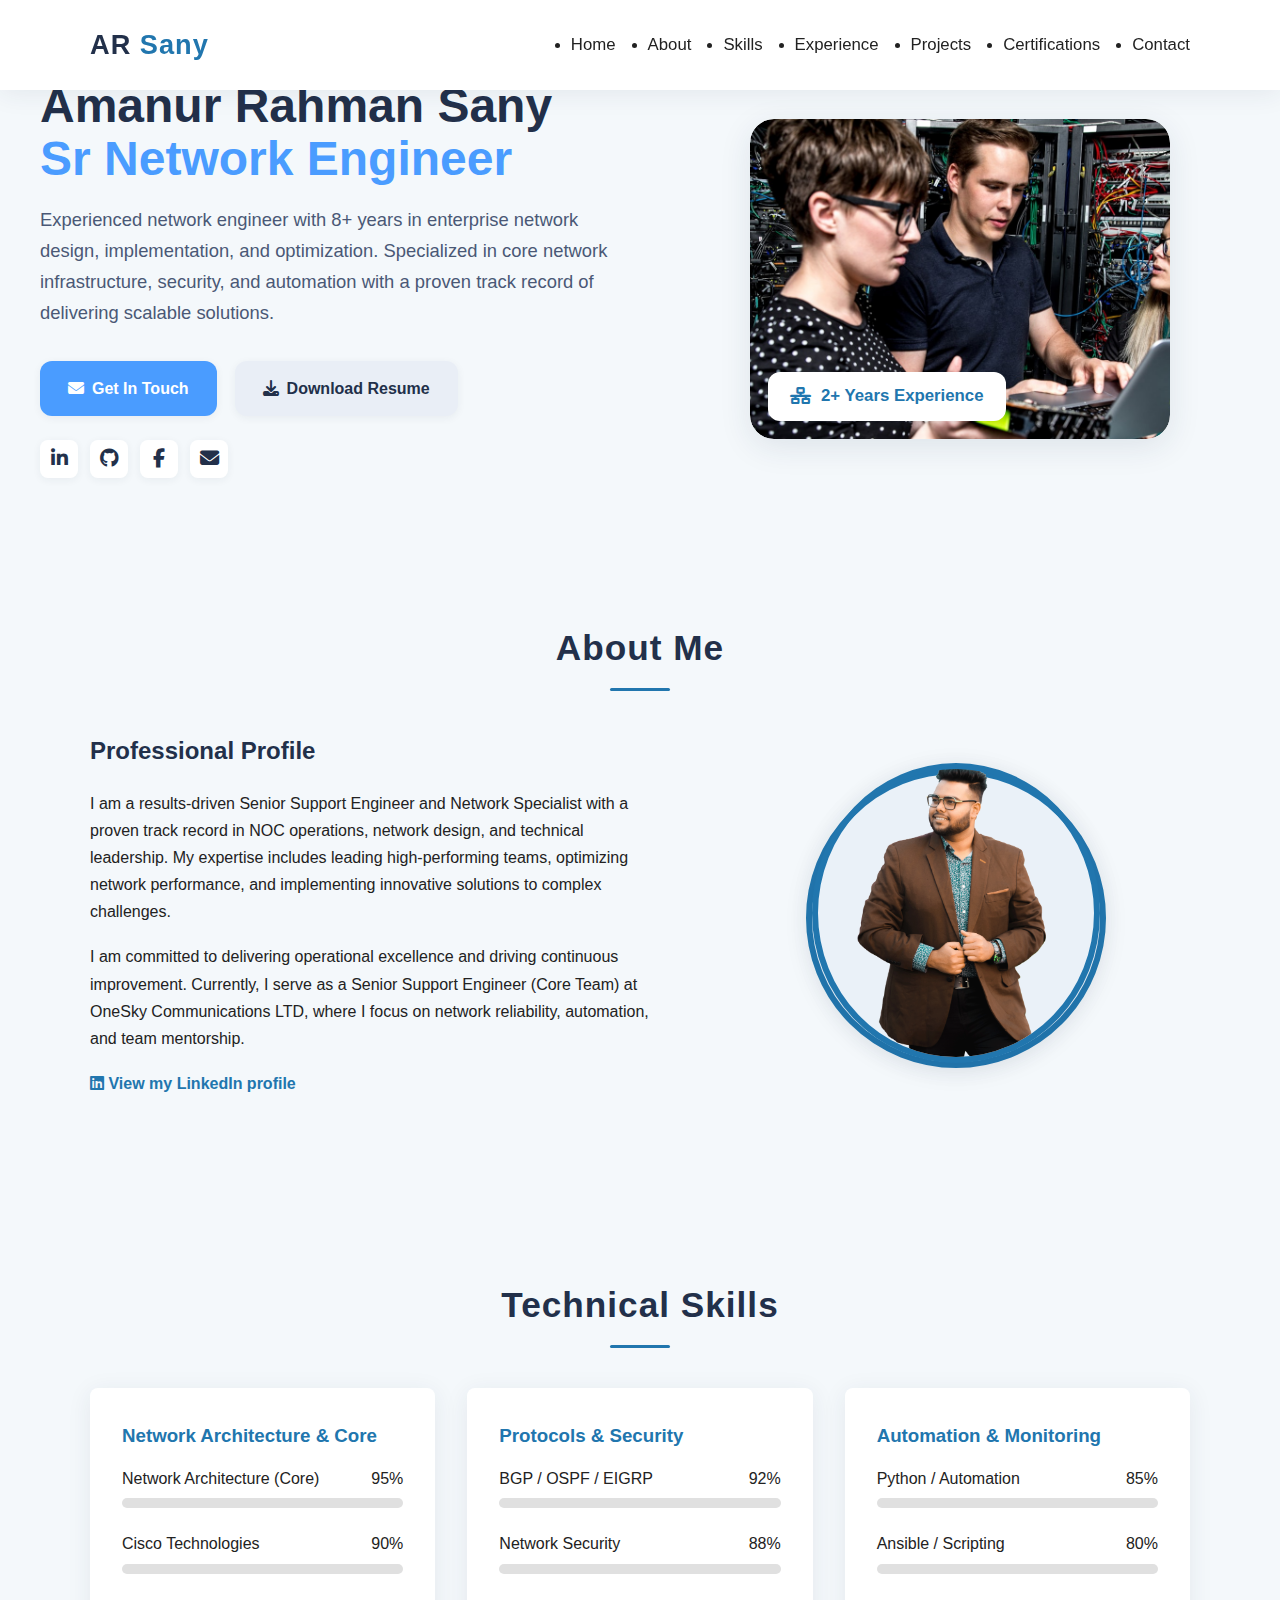
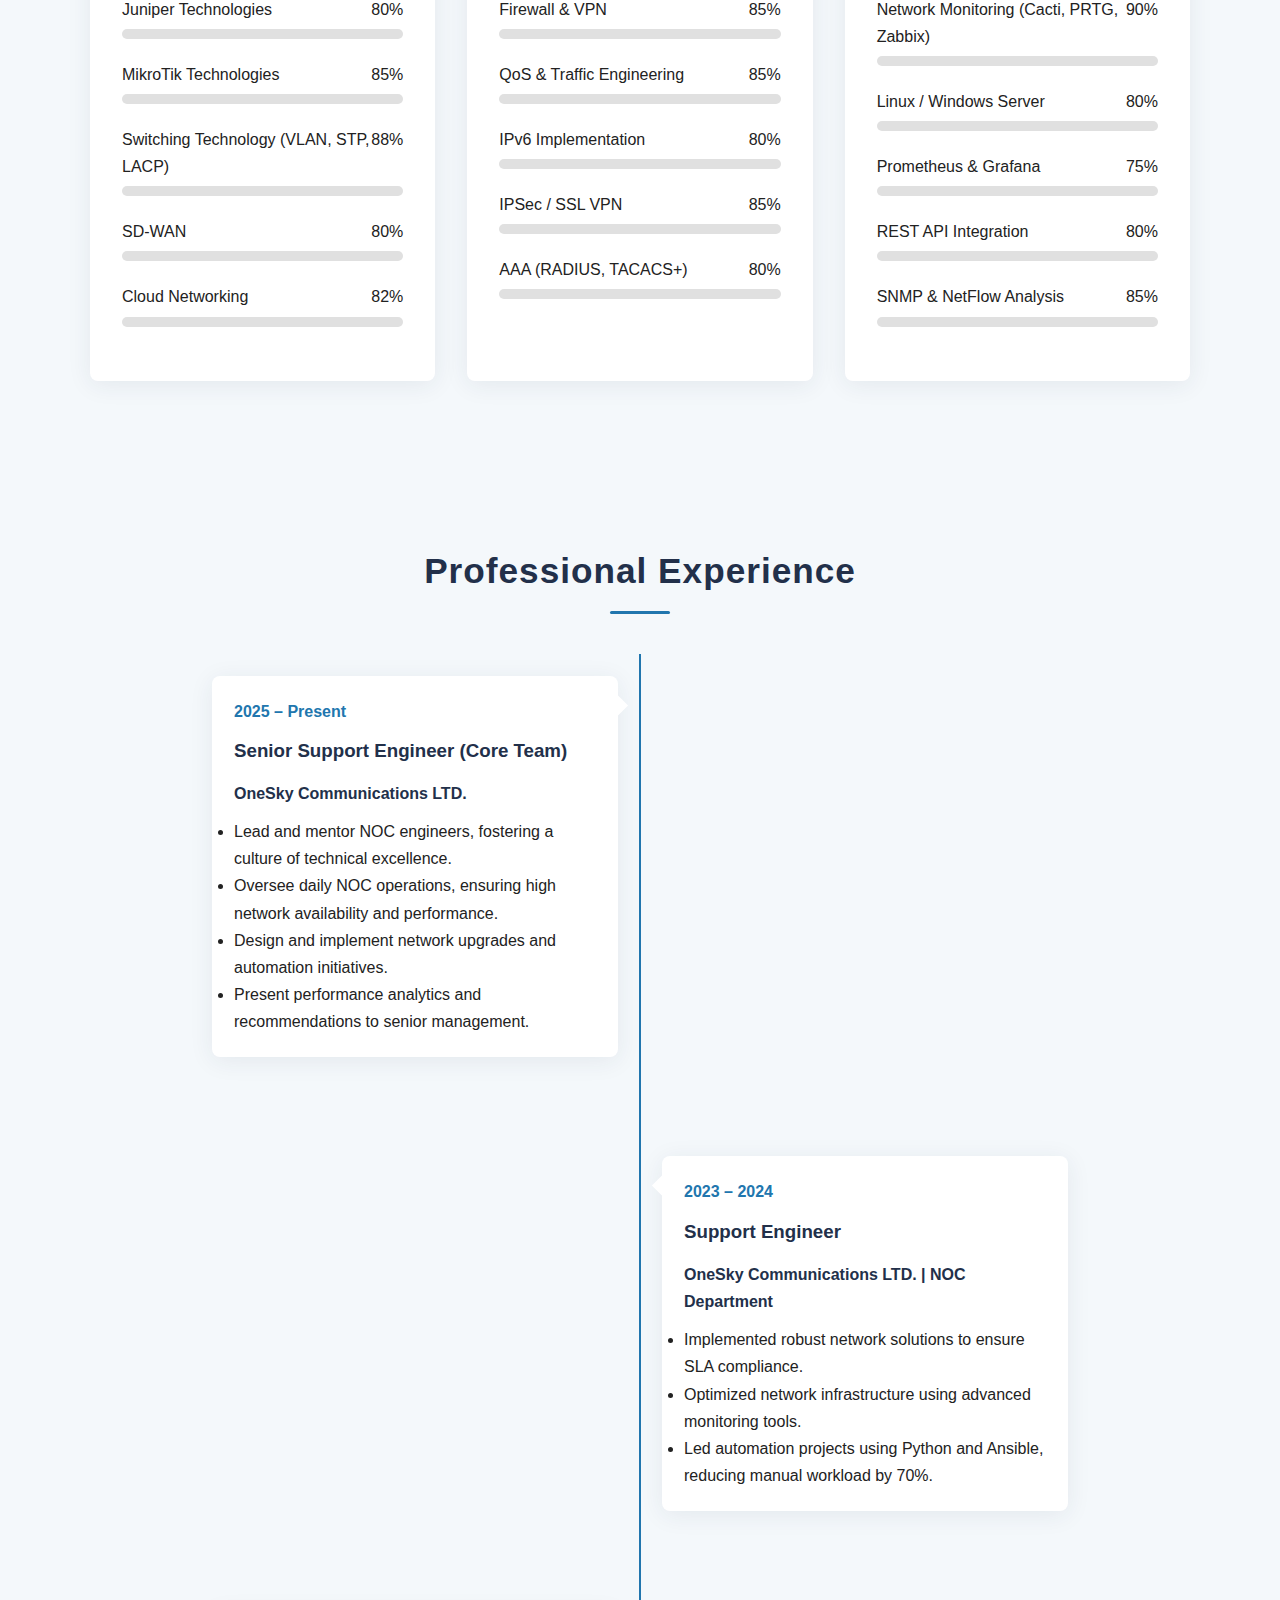
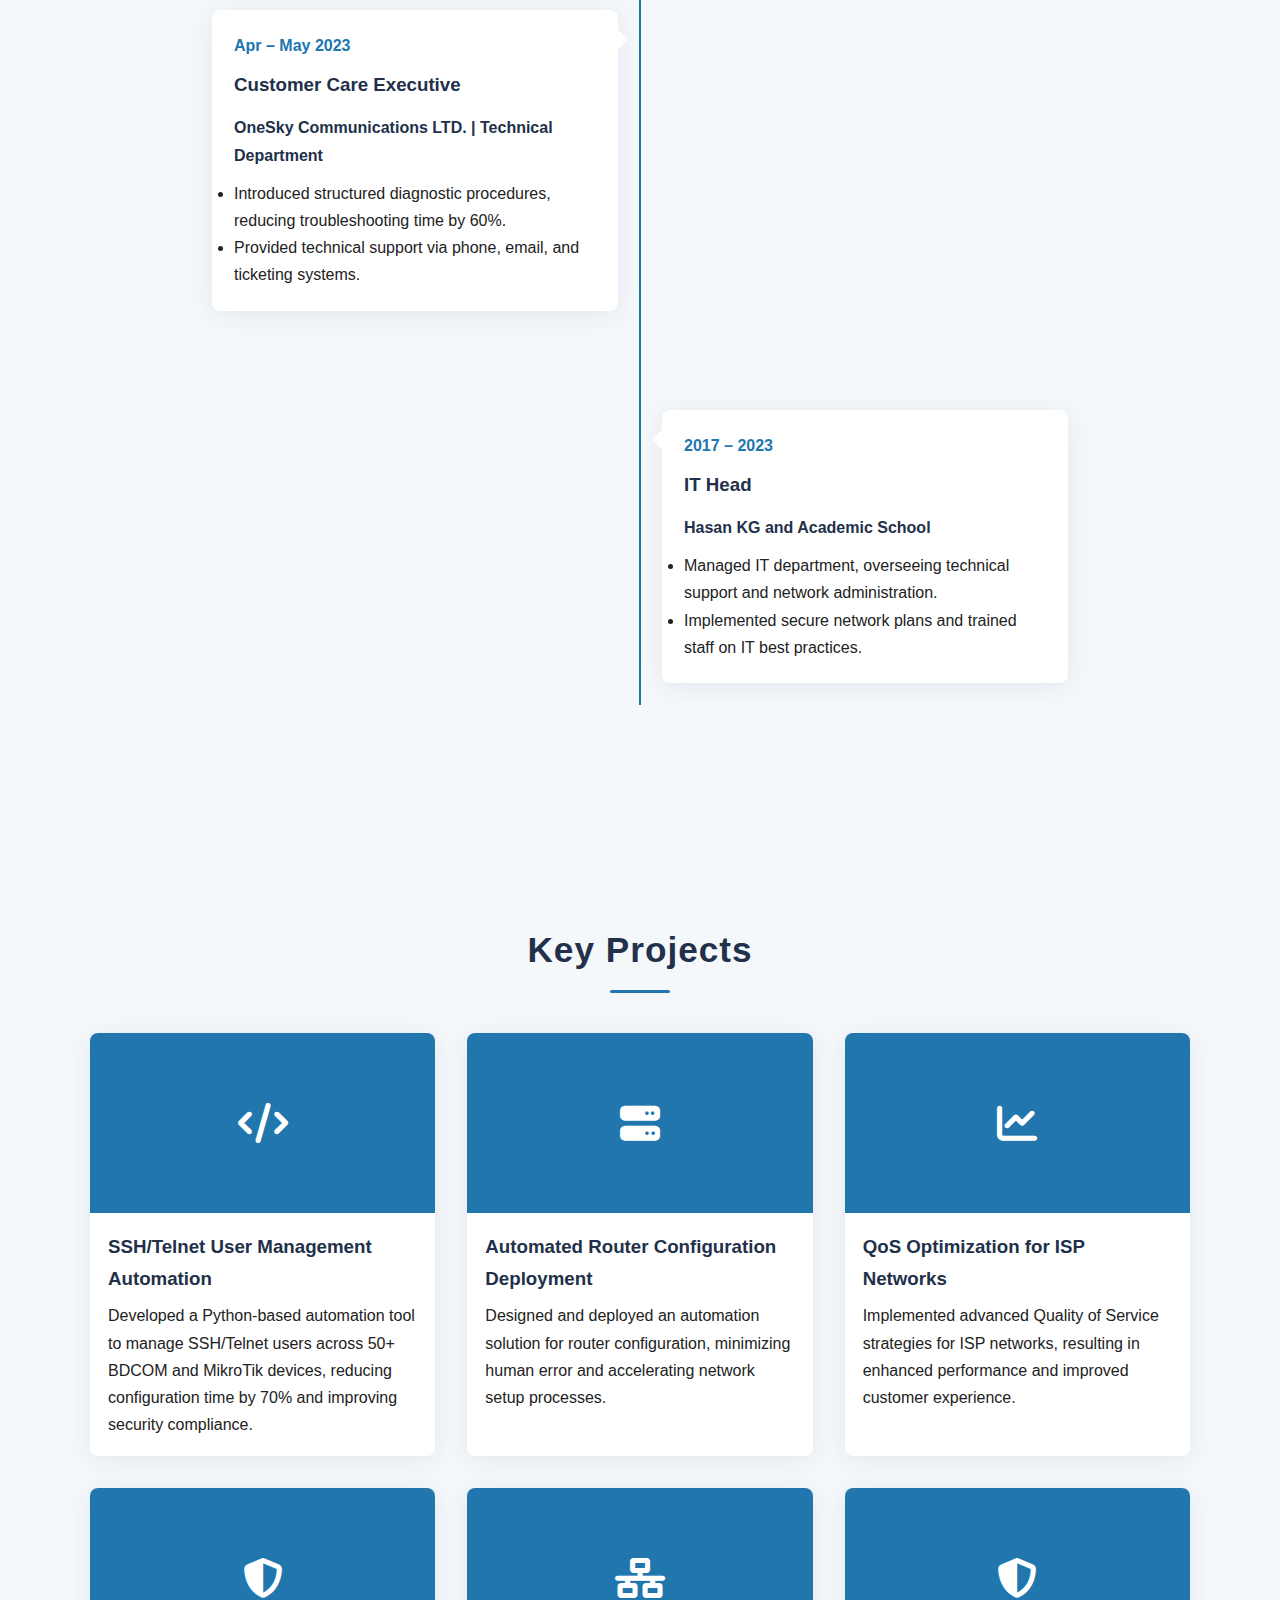
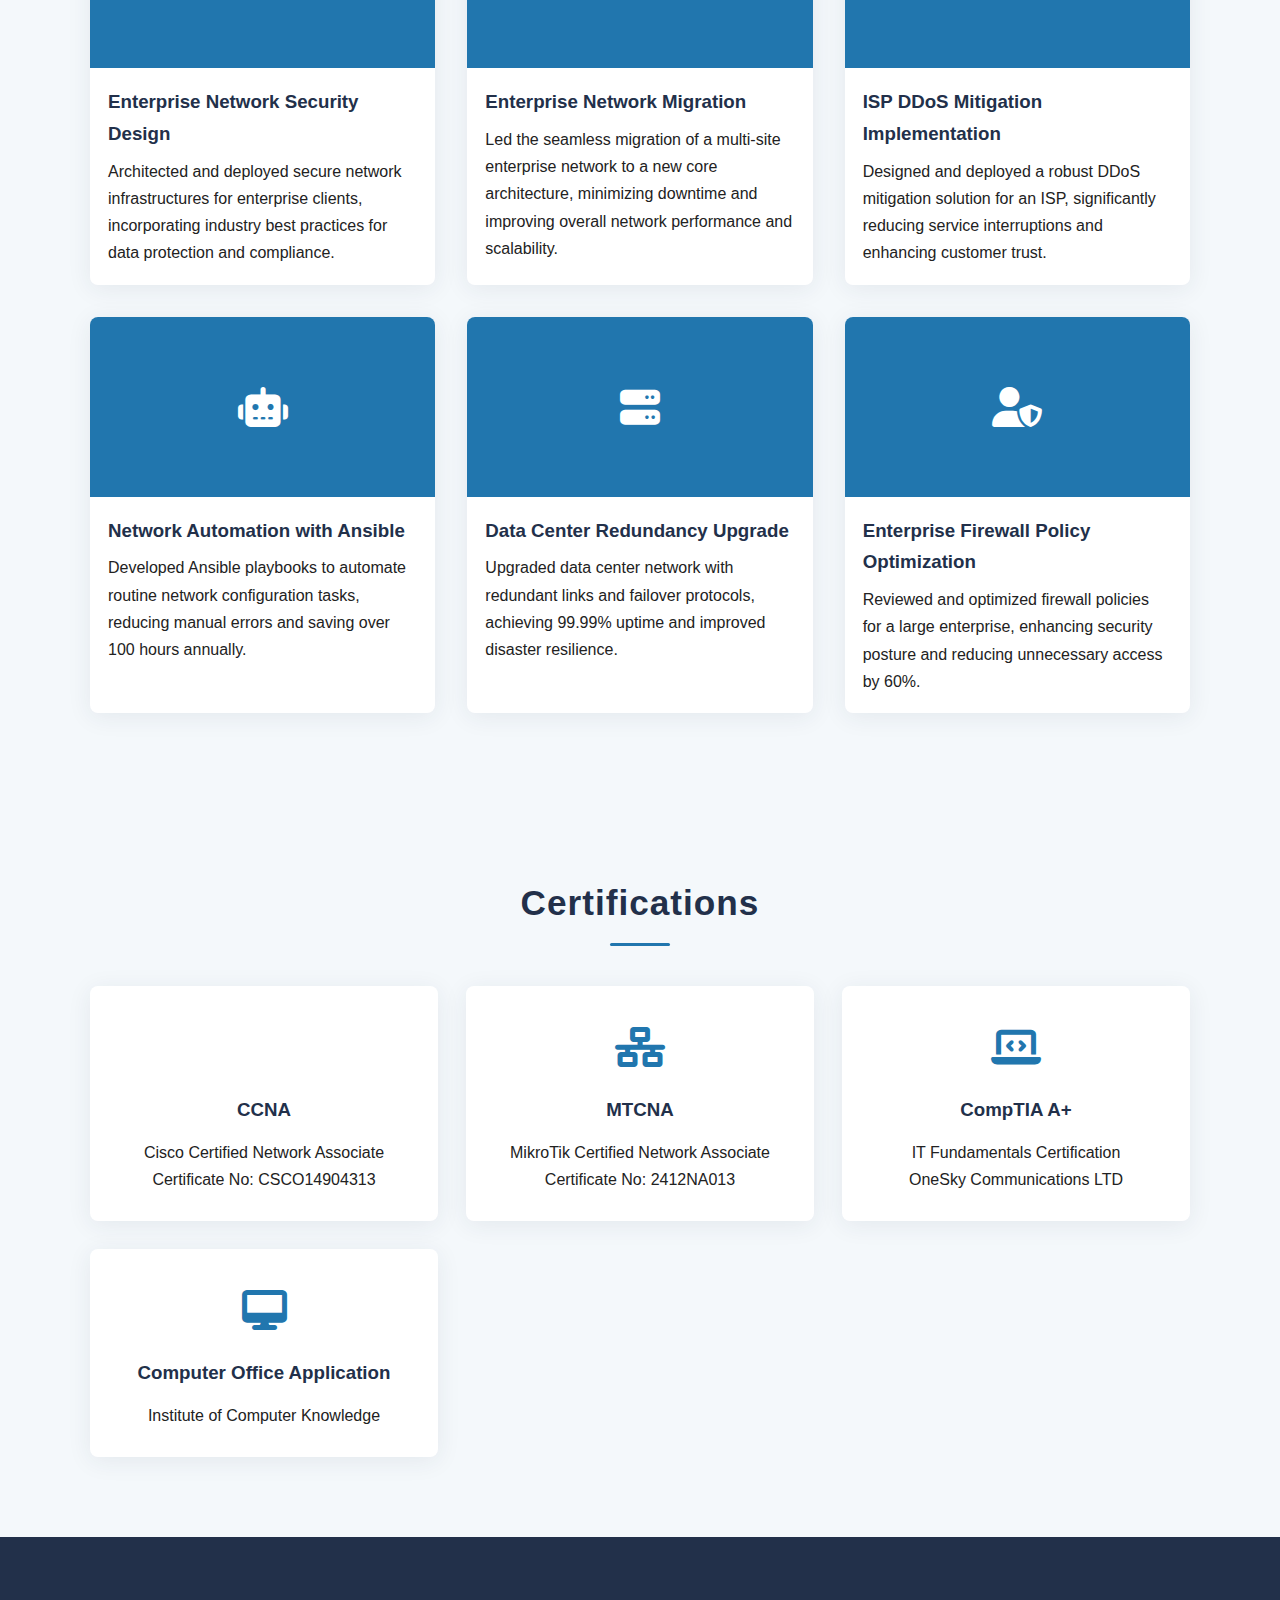
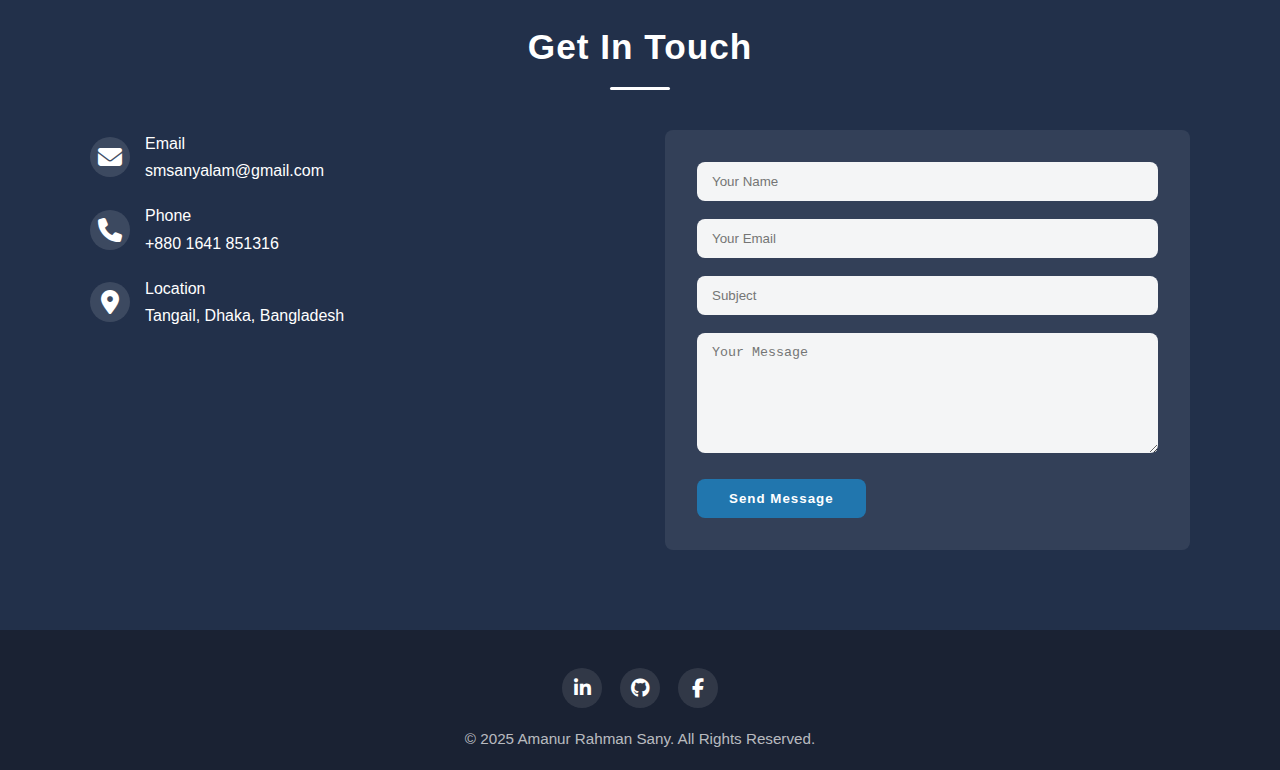
<file: demo2.html>
<!DOCTYPE html>
<html lang="en">
<head>
    <meta charset="UTF-8">
    <meta name="viewport" content="width=device-width, initial-scale=1.0">
    <title>Amanur Rahman Sany - Senior Support Engineer & Network Specialist</title>
    <link rel="stylesheet" href="https://cdnjs.cloudflare.com/ajax/libs/font-awesome/6.4.0/css/all.min.css">
    <style>
        :root {
            --primary-color: #22304a;
            --secondary-color: #2176ae;
            --accent-color: #e74c3c;
            --light-color: #f4f8fb;
            --dark-color: #1a2233;
            --text-color: #222;
            --text-light: #7f8c8d;
            --transition: all 0.3s cubic-bezier(.25,.8,.25,1);
            --shadow: 0 4px 24px rgba(34,48,74,0.08);
            --border-radius: 8px;
        }
        * { margin: 0; padding: 0; box-sizing: border-box; }
        body {
            font-family: 'Segoe UI', Tahoma, Geneva, Verdana, sans-serif;
            background: var(--light-color);
            color: var(--text-color);
            line-height: 1.7;
        }
        h1, h2, h3, h4, h5, h6 { color: var(--primary-color); margin-bottom: .7em; }
        a { color: var(--secondary-color); text-decoration: none; transition: var(--transition);}
        a:hover { color: var(--accent-color);}
        .container { width: 92%; max-width: 1100px; margin: 0 auto; }
        .section { padding: 80px 0; }
        .section-title {
            text-align: center;
            margin-bottom: 40px;
            font-size: 2.2rem;
            letter-spacing: 1px;
            position: relative;
        }
        .contact-section h11 {
        color: #fff;
        }
        .section-title::after {
            content: '';
            display: block;
            margin: 0 auto;
            margin-top: 10px;
            width: 60px;
            height: 3px;
            background: var(--secondary-color);
            border-radius: 2px;
        }
        .btn {
            display: inline-block;
            padding: 12px 32px;
            background: var(--secondary-color);
            color: #fff;
            border: none;
            border-radius: var(--border-radius);
            font-weight: 600;
            letter-spacing: 1px;
            cursor: pointer;
            transition: var(--transition);
            margin-right: 10px;
        }
        .btn:last-child { margin-right: 0; }
        .btn:hover { background: var(--primary-color);}
        .btn-outline {
            background: transparent;
            border: 2px solid var(--secondary-color);
            color: var(--secondary-color);
        }
        .btn-outline:hover {
            background: var(--secondary-color);
            color: #fff;
        }
        header {
            background: #fff;
            box-shadow: var(--shadow);
            position: fixed;
            width: 100%;
            top: 0;
            z-index: 1000;
        }
        .navbar {
            display: flex;
            justify-content: space-between;
            align-items: center;
            padding: 22px 0;
        }
        .logo {
            font-size: 1.7rem;
            font-weight: 700;
            color: var(--primary-color);
            letter-spacing: 1px;
        }
        .logo span { color: var(--secondary-color);}
        .nav-links { display: flex; }
        .nav-links li { margin-left: 32px; }
        .nav-links a {
            color: var(--text-color);
            font-weight: 500;
            font-size: 1.05rem;
        }
        .nav-links a:hover { color: var(--secondary-color);}
        .hamburger { display: none; cursor: pointer; font-size: 1.7rem;}
        /* Hero */
        .hero {
            background: linear-gradient(120deg, var(--primary-color) 0%, var(--secondary-color) 100%);
            color: #fff;
            padding: 170px 0 110px;
            text-align: center;
        }
        .hero-content h1 {
            font-size: 3.2rem;
            font-weight: 800;
            margin-bottom: 18px;
            color: #fff;
        }
        .hero-content p {
            font-size: 1.25rem;
            max-width: 650px;
            margin: 0 auto 32px;
            color: #e0e6ed;
        }
        .hero-btns {
            display: flex;
            justify-content: center;
            gap: 18px;
            margin-bottom: 18px;
        }
        /* About */
        .about-content {
            display: grid;
            grid-template-columns: 1.1fr 0.9fr;
            gap: 60px;
            align-items: center;
        }
        .about-text h2 { margin-bottom: 18px; }
        .about-text p { margin-bottom: 18px; }
        .about-image {
            text-align: center;
        }
        .profile-img {
            width: 300px;
            height: 300px;
            border-radius: 50%;
            object-fit: cover;
            border: 6px solid var(--secondary-color);
            box-shadow: var(--shadow);
            margin-bottom: 10px;
        }
        .profile-img-placeholder {
            width: 300px; height: 300px;
            border-radius: 50%;
            background: #eaf1f8;
            display: flex; align-items: center; justify-content: center;
            border: 6px solid var(--secondary-color);
            box-shadow: var(--shadow);
            margin: 0 auto 10px;
        }
        .about-contact-list {
            margin-top: 18px;
        }
        .about-contact-list .contact-item {
            margin-bottom: 10px;
            display: flex; align-items: center; gap: 10px;
            color: var(--text-light);
        }
        /* Skills */
        .skills-section { background: var(--light-color);}
        .skills-container {
            display: grid;
            grid-template-columns: repeat(auto-fit, minmax(320px, 1fr));
            gap: 32px;
        }
        .skill-category {
            background: #fff;
            padding: 32px;
            border-radius: var(--border-radius);
            box-shadow: var(--shadow);
        }
        .skill-category h3 { color: var(--secondary-color);}
        .skill-item { margin-bottom: 22px;}
        .skill-info {
            display: flex; justify-content: space-between; margin-bottom: 6px;
        }
        .skill-bar {
            height: 10px;
            background: #e0e0e0;
            border-radius: 5px;
            overflow: hidden;
        }
        .skill-progress {
            height: 100%;
            background: var(--secondary-color);
            width: 0;
            transition: width 1.5s cubic-bezier(.25,.8,.25,1);
        }
        /* Experience */
        .timeline {
            position: relative;
            max-width: 900px;
            margin: 0 auto;
        }
        .timeline::before {
            content: '';
            position: absolute;
            left: 50%;
            top: 0; bottom: 0;
            width: 2px;
            background: var(--secondary-color);
            transform: translateX(-50%);
        }
        .timeline-item {
            position: relative;
            margin-bottom: 55px;
            width: 50%;
            padding: 22px;
        }
        .timeline-item:nth-child(odd) { left: 0;}
        .timeline-item:nth-child(even) { left: 50%;}
        .timeline-content {
            background: #fff;
            padding: 22px;
            border-radius: var(--border-radius);
            box-shadow: var(--shadow);
            position: relative;
        }
        .timeline-content::after {
            content: '';
            position: absolute;
            top: 22px;
            width: 15px; height: 15px;
            background: #fff;
            transform: rotate(45deg);
        }
        .timeline-item:nth-child(odd) .timeline-content::after { right: -7px;}
        .timeline-item:nth-child(even) .timeline-content::after { left: -7px;}
        .timeline-date {
            font-weight: 600;
            color: var(--secondary-color);
            margin-bottom: 10px;
        }
        /* Projects */
        .projects-section { background: var(--light-color);}
        .projects-container {
            display: grid;
            grid-template-columns: repeat(auto-fit, minmax(320px, 1fr));
            gap: 32px;
        }
        .project-card {
            background: #fff;
            border-radius: var(--border-radius);
            overflow: hidden;
            box-shadow: var(--shadow);
            transition: var(--transition);
        }
        .project-card:hover { transform: translateY(-8px);}
        .project-img {
            height: 180px;
            background: var(--secondary-color);
            display: flex; align-items: center; justify-content: center;
            color: #fff; font-size: 2.5rem;
        }
        .project-content { padding: 18px;}
        .project-content h3 { margin-bottom: 8px;}
        /* Certifications */
        .certifications-container {
            display: grid;
            grid-template-columns: repeat(auto-fit, minmax(260px, 1fr));
            gap: 28px;
        }
        .cert-card {
            background: #fff;
            padding: 28px;
            border-radius: var(--border-radius);
            box-shadow: var(--shadow);
            text-align: center;
            transition: var(--transition);
        }
        .cert-card:hover { transform: translateY(-5px);}
        .cert-icon {
            font-size: 2.5rem;
            color: var(--secondary-color);
            margin-bottom: 12px;
        }
        /* Contact */
        .contact-section { background: var(--primary-color); color: #fff;}
        .contact-section .section-title { color: #fff;}
        .contact-section .section-title::after { background: #fff;}
        .contact-container {
            display: grid;
            grid-template-columns: repeat(auto-fit, minmax(320px, 1fr));
            gap: 50px;
        }
        .contact-info { display: flex; flex-direction: column; gap: 18px;}
        .contact-item {
            display: flex; align-items: center; gap: 15px;
        }
        .contact-icon {
            font-size: 1.5rem;
            width: 40px; height: 40px;
            background: rgba(255,255,255,0.12);
            border-radius: 50%;
            display: flex; align-items: center; justify-content: center;
        }
        .contact-form {
            background: rgba(255,255,255,0.08);
            padding: 32px;
            border-radius: var(--border-radius);
        }
        .form-group { margin-bottom: 18px;}
        .form-control {
            width: 100%;
            padding: 12px 15px;
            border: none;
            border-radius: var(--border-radius);
            background: rgba(255,255,255,0.95);
        }
        textarea.form-control { min-height: 120px; resize: vertical;}
        /* Footer */
        footer {
            background: var(--dark-color);
            color: #fff;
            padding: 38px 0 18px;
            text-align: center;
        }
        .social-links {
            display: flex; justify-content: center; gap: 18px; margin-bottom: 18px;
        }
        .social-link {
            width: 40px; height: 40px;
            background: rgba(255,255,255,0.10);
            border-radius: 50%;
            display: flex; align-items: center; justify-content: center;
            transition: var(--transition);
            color: #fff;
            font-size: 1.2rem;
        }
        .social-link:hover {
            background: var(--secondary-color);
            color: #fff;
            transform: translateY(-4px);
        }
        .copyright {
            font-size: 0.95rem;
            color: rgba(255,255,255,0.7);
        }
        /* Responsive */
        @media (max-width: 992px) {
            .about-content { grid-template-columns: 1fr;}
            .timeline::before { left: 30px;}
            .timeline-item { width: 100%; padding-left: 70px; padding-right: 0;}
            .timeline-item:nth-child(even) { left: 0;}
            .timeline-item:nth-child(odd) .timeline-content::after,
            .timeline-item:nth-child(even) .timeline-content::after { left: -7px; right: auto;}
        }
        @media (max-width: 768px) {
            .nav-links {
                position: fixed;
                top: 70px; left: -100%;
                width: 100%; height: calc(100vh - 70px);
                background: #fff;
                flex-direction: column;
                align-items: center;
                justify-content: flex-start;
                padding-top: 50px;
                transition: var(--transition);
            }
            .nav-links.active { left: 0;}
            .nav-links li { margin: 15px 0;}
            .hamburger { display: block;}
            .hero-content h1 { font-size: 2.2rem;}
            .hero-btns { flex-direction: column; align-items: center;}
        }
        @media (max-width: 576px) {
            .section { padding: 55px 0;}
            .hero { padding: 100px 0 60px;}
            .hero-content h1 { font-size: 1.5rem;}
        }
        /* Modern Hero Section */
        .modern-hero {
  background: #f4f8fb;
  padding: 80px 0 60px 0;
}
.modern-hero-container {
  display: flex;
  align-items: center;
  justify-content: center;
  max-width: 1200px;
  margin: 0 auto;
  gap: 60px;
  flex-wrap: wrap;
}
.modern-hero-left {
  flex: 1 1 420px;
  min-width: 320px;
}
.modern-hero-left h1 {
  font-size: 3rem;
  font-weight: 800;
  color: #22304a;
  margin-bottom: 18px;
  line-height: 1.1;
}
.modern-hero-left .highlight {
  color: #4a9cff;
  display: block;
}
.modern-hero-summary {
  font-size: 1.15rem;
  color: #4a5876;
  margin-bottom: 32px;
  max-width: 600px;
}
.modern-hero-btns {
  display: flex;
  gap: 18px;
  margin-bottom: 24px;
}
.modern-btn {
  display: inline-flex;
  align-items: center;
  gap: 8px;
  padding: 14px 28px;
  border-radius: 12px;
  font-size: 1rem;
  font-weight: 600;
  border: none;
  background: #e9eef6;
  color: #22304a;
  text-decoration: none;
  transition: background 0.2s, color 0.2s;
  box-shadow: 0 2px 8px rgba(34,48,74,0.06);
}
.modern-btn.primary {
  background: #4a9cff;
  color: #fff;
}
.modern-btn.primary:hover {
  background: #2176ae;
}
.modern-btn:hover {
  background: #dbeafe;
  color: #2176ae;
}
.modern-hero-socials {
  display: flex;
  gap: 12px;
  margin-top: 18px;
}
.modern-hero-socials a {
  display: inline-flex;
  align-items: center;
  justify-content: center;
  width: 38px;
  height: 38px;
  background: #fff;
  border-radius: 8px;
  color: #22304a;
  font-size: 1.2rem;
  box-shadow: 0 2px 8px rgba(34,48,74,0.06);
  transition: background 0.2s, color 0.2s;
}
.modern-hero-socials a:hover {
  background: #4a9cff;
  color: #fff;
}
.modern-hero-right {
  flex: 1 1 400px;
  min-width: 320px;
  display: flex;
  align-items: center;
  justify-content: center;
}
.modern-hero-imgbox {
  position: relative;
  border-radius: 24px;
  overflow: hidden;
  box-shadow: 0 8px 32px rgba(34,48,74,0.10);
  background: #fff;
}
.modern-hero-img {
  width: 420px;
  height: 320px;
  object-fit: cover;
  display: block;
  border-radius: 24px;
}
.modern-hero-exp {
  position: absolute;
  bottom: 18px;
  left: 18px;
  background: #fff;
  color: #2176ae;
  padding: 10px 22px;
  border-radius: 12px;
  font-weight: 600;
  font-size: 1.05rem;
  box-shadow: 0 2px 8px rgba(34,48,74,0.10);
  display: flex;
  align-items: center;
  gap: 10px;
}
@media (max-width: 900px) {
  .modern-hero-container {
    flex-direction: column;
    gap: 40px;
    align-items: flex-start;
  }
  .modern-hero-img {
    width: 100%;
    max-width: 350px;
    height: 240px;
  }
}
@media (max-width: 600px) {
  .modern-hero-left h1 {
    font-size: 2rem;
  }
  .modern-hero-img {
    max-width: 100%;
    height: 180px;
  }
}
    </style>
</head>
<body>
    <!-- Header -->
    <header>
        <div class="container">
            <nav class="navbar">
                <a href="#" class="logo">AR <span>Sany</span></a>
                <ul class="nav-links">
                    <li><a href="#home">Home</a></li>
                    <li><a href="#about">About</a></li>
                    <li><a href="#skills">Skills</a></li>
                    <li><a href="#experience">Experience</a></li>
                    <li><a href="#projects">Projects</a></li>
                    <li><a href="#certifications">Certifications</a></li>
                    <li><a href="#contact">Contact</a></li>
                </ul>
                <div class="hamburger">
                    <i class="fas fa-bars"></i>
                </div>
            </nav>
        </div>
    </header>

    <!-- Hero Section -->
    <section id="home" class="modern-hero">
  <div class="modern-hero-container">
    <div class="modern-hero-left">
      <h1>
        Amanur Rahman Sany <span class="highlight">Sr Network Engineer</span>
      </h1>
      <p class="modern-hero-summary">
        Experienced network engineer with 8+ years in enterprise network design, implementation, and optimization. Specialized in core network infrastructure, security, and automation with a proven track record of delivering scalable solutions.
      </p>
      <div class="modern-hero-btns">
        <a href="#contact" class="modern-btn primary"><i class="fas fa-envelope"></i> Get In Touch</a>
        <a href="src/AR SanyCV.pdf" class="modern-btn" target="_blank"><i class="fas fa-download"></i> Download Resume</a>
      </div>
      <div class="modern-hero-socials">
        <a href="https://linkedin.com/in/amanur-rahman-sany" target="_blank"><i class="fab fa-linkedin-in"></i></a>
        <a href="https://github.com/amanurrahmansany" target="_blank"><i class="fab fa-github"></i></a>
        <a href="https://facebook.com/amanur.rahman.sany" target="_blank"><i class="fab fa-facebook-f"></i></a>
        <a href="mailto:smsanyalam@gmail.com"><i class="fas fa-envelope"></i></a>
      </div>
    </div>
    <div class="modern-hero-right">
      <div class="modern-hero-imgbox">
        <img src="src/network_engineer_hero_1.jpeg" alt="Network Team" class="modern-hero-img">
        <div class="modern-hero-exp">
          <i class="fas fa-network-wired"></i> 2+ Years Experience
        </div>
      </div>
    </div>
  </div>
</section>

    <!-- About Section -->
    <section id="about" class="section">
        <div class="container">
            <h2 class="section-title">About Me</h2>
            <div class="about-content">
                <div class="about-text">
                    <h2>Professional Profile</h2>
                    <p>
                        I am a results-driven Senior Support Engineer and Network Specialist with a proven track record in NOC operations, network design, and technical leadership. My expertise includes leading high-performing teams, optimizing network performance, and implementing innovative solutions to complex challenges.
                    </p>
                    <p>
                        I am committed to delivering operational excellence and driving continuous improvement. Currently, I serve as a Senior Support Engineer (Core Team) at OneSky Communications LTD, where I focus on network reliability, automation, and team mentorship.
                    </p>
                    <p>
                        <a href="https://linkedin.com/in/amanur-rahman-sany" target="_blank" style="color:var(--secondary-color);font-weight:600;">
                            <i class="fab fa-linkedin"></i> View my LinkedIn profile
                        </a>
                    </p>
                </div>
                <div class="about-image">
                    <div class="profile-img-placeholder">
                        <!-- Replace with your photo if available -->
                        <img src="src/IMG_gt.png" alt="Amanur Rahman Sany" class="profile-img">
                    </div>
                </div>
            </div>
        </div>
    </section>

    <!-- Skills Section -->
    <section id="skills" class="section skills-section">
        <div class="container">
            <h2 class="section-title">Technical Skills</h2>
            <div class="skills-container">
                <div class="skill-category">
                    <h3>Network Architecture & Core</h3>
                    <div class="skill-item">
                        <div class="skill-info">
                            <span>Network Architecture (Core)</span>
                            <span>95%</span>
                        </div>
                        <div class="skill-bar">
                            <div class="skill-progress" data-width="95"></div>
                        </div>
                    </div>
                    <div class="skill-item">
                        <div class="skill-info">
                            <span>Cisco Technologies</span>
                            <span>90%</span>
                        </div>
                        <div class="skill-bar">
                            <div class="skill-progress" data-width="90"></div>
                        </div>
                    </div>
                    <div class="skill-item">
                        <div class="skill-info">
                            <span>Juniper Technologies</span>
                            <span>80%</span>
                        </div>
                        <div class="skill-bar">
                            <div class="skill-progress" data-width="80"></div>
                        </div>
                    </div>
                    <div class="skill-item">
                        <div class="skill-info">
                            <span>MikroTik Technologies</span>
                            <span>85%</span>
                        </div>
                        <div class="skill-bar">
                            <div class="skill-progress" data-width="85"></div>
                        </div>
                    </div>
                    <div class="skill-item">
                        <div class="skill-info">
                            <span>Switching Technology (VLAN, STP, LACP)</span>
                            <span>88%</span>
                        </div>
                        <div class="skill-bar">
                            <div class="skill-progress" data-width="88"></div>
                        </div>
                    </div>
                    <div class="skill-item">
                        <div class="skill-info">
                            <span>SD-WAN</span>
                            <span>80%</span>
                        </div>
                        <div class="skill-bar">
                            <div class="skill-progress" data-width="80"></div>
                        </div>
                    </div>
                    <div class="skill-item">
                        <div class="skill-info">
                            <span>Cloud Networking</span>
                            <span>82%</span>
                        </div>
                        <div class="skill-bar">
                            <div class="skill-progress" data-width="82"></div>
                        </div>
                    </div>
                </div>
                <div class="skill-category">
                    <h3>Protocols & Security</h3>
                    <div class="skill-item">
                        <div class="skill-info">
                            <span>BGP / OSPF / EIGRP</span>
                            <span>92%</span>
                        </div>
                        <div class="skill-bar">
                            <div class="skill-progress" data-width="92"></div>
                        </div>
                    </div>
                    <div class="skill-item">
                        <div class="skill-info">
                            <span>Network Security</span>
                            <span>88%</span>
                        </div>
                        <div class="skill-bar">
                            <div class="skill-progress" data-width="88"></div>
                        </div>
                    </div>
                    <div class="skill-item">
                        <div class="skill-info">
                            <span>Firewall & VPN</span>
                            <span>85%</span>
                        </div>
                        <div class="skill-bar">
                            <div class="skill-progress" data-width="85"></div>
                        </div>
                    </div>
                    <div class="skill-item">
                        <div class="skill-info">
                            <span>QoS & Traffic Engineering</span>
                            <span>85%</span>
                        </div>
                        <div class="skill-bar">
                            <div class="skill-progress" data-width="85"></div>
                        </div>
                    </div>
                    <div class="skill-item">
                        <div class="skill-info">
                            <span>IPv6 Implementation</span>
                            <span>80%</span>
                        </div>
                        <div class="skill-bar">
                            <div class="skill-progress" data-width="80"></div>
                        </div>
                    </div>
                    <div class="skill-item">
                        <div class="skill-info">
                            <span>IPSec / SSL VPN</span>
                            <span>85%</span>
                        </div>
                        <div class="skill-bar">
                            <div class="skill-progress" data-width="85"></div>
                        </div>
                    </div>
                    <div class="skill-item">
                        <div class="skill-info">
                            <span>AAA (RADIUS, TACACS+)</span>
                            <span>80%</span>
                        </div>
                        <div class="skill-bar">
                            <div class="skill-progress" data-width="80"></div>
                        </div>
                    </div>
                </div>
                <div class="skill-category">
                    <h3>Automation & Monitoring</h3>
                    <div class="skill-item">
                        <div class="skill-info">
                            <span>Python / Automation</span>
                            <span>85%</span>
                        </div>
                        <div class="skill-bar">
                            <div class="skill-progress" data-width="85"></div>
                        </div>
                    </div>
                    <div class="skill-item">
                        <div class="skill-info">
                            <span>Ansible / Scripting</span>
                            <span>80%</span>
                        </div>
                        <div class="skill-bar">
                            <div class="skill-progress" data-width="80"></div>
                        </div>
                    </div>
                    <div class="skill-item">
                        <div class="skill-info">
                            <span>Network Monitoring (Cacti, PRTG, Zabbix)</span>
                            <span>90%</span>
                        </div>
                        <div class="skill-bar">
                            <div class="skill-progress" data-width="90"></div>
                        </div>
                    </div>
                    <div class="skill-item">
                        <div class="skill-info">
                            <span>Linux / Windows Server</span>
                            <span>80%</span>
                        </div>
                        <div class="skill-bar">
                            <div class="skill-progress" data-width="80"></div>
                        </div>
                    </div>
                    <div class="skill-item">
                        <div class="skill-info">
                            <span>Prometheus &amp; Grafana</span>
                            <span>75%</span>
                        </div>
                        <div class="skill-bar">
                            <div class="skill-progress" data-width="75"></div>
                        </div>
                    </div>
                    <div class="skill-item">
                        <div class="skill-info">
                            <span>REST API Integration</span>
                            <span>80%</span>
                        </div>
                        <div class="skill-bar">
                            <div class="skill-progress" data-width="80"></div>
                        </div>
                    </div>
                    <div class="skill-item">
                        <div class="skill-info">
                            <span>SNMP &amp; NetFlow Analysis</span>
                            <span>85%</span>
                        </div>
                        <div class="skill-bar">
                            <div class="skill-progress" data-width="85"></div>
                        </div>
                    </div>
                </div>
            </div>
        </div>
    </section>

    <!-- Experience Section -->
    <section id="experience" class="section">
        <div class="container">
            <h2 class="section-title">Professional Experience</h2>
            <div class="timeline">
                <div class="timeline-item">
                    <div class="timeline-content">
                        <div class="timeline-date">2025 – Present</div>
                        <h3>Senior Support Engineer (Core Team)</h3>
                        <h4>OneSky Communications LTD.</h4>
                        <ul>
                            <li>Lead and mentor NOC engineers, fostering a culture of technical excellence.</li>
                            <li>Oversee daily NOC operations, ensuring high network availability and performance.</li>
                            <li>Design and implement network upgrades and automation initiatives.</li>
                            <li>Present performance analytics and recommendations to senior management.</li>
                        </ul>
                    </div>
                </div>
                <div class="timeline-item">
                    <div class="timeline-content">
                        <div class="timeline-date">2023 – 2024</div>
                        <h3>Support Engineer</h3>
                        <h4>OneSky Communications LTD. | NOC Department</h4>
                        <ul>
                            <li>Implemented robust network solutions to ensure SLA compliance.</li>
                            <li>Optimized network infrastructure using advanced monitoring tools.</li>
                            <li>Led automation projects using Python and Ansible, reducing manual workload by 70%.</li>
                        </ul>
                    </div>
                </div>
                <div class="timeline-item">
                    <div class="timeline-content">
                        <div class="timeline-date">Apr – May 2023</div>
                        <h3>Customer Care Executive</h3>
                        <h4>OneSky Communications LTD. | Technical Department</h4>
                        <ul>
                            <li>Introduced structured diagnostic procedures, reducing troubleshooting time by 60%.</li>
                            <li>Provided technical support via phone, email, and ticketing systems.</li>
                        </ul>
                    </div>
                </div>
                <div class="timeline-item">
                    <div class="timeline-content">
                        <div class="timeline-date">2017 – 2023</div>
                        <h3>IT Head</h3>
                        <h4>Hasan KG and Academic School</h4>
                        <ul>
                            <li>Managed IT department, overseeing technical support and network administration.</li>
                            <li>Implemented secure network plans and trained staff on IT best practices.</li>
                        </ul>
                    </div>
                </div>
            </div>
        </div>
    </section>

    <!-- Projects Section -->
    <section id="projects" class="section projects-section">
        <div class="container">
            <h2 class="section-title">Key Projects</h2>
            <div class="projects-container">
                <div class="project-card">
                    <div class="project-img">
                        <i class="fas fa-code"></i>
                    </div>
                    <div class="project-content">
                        <h3>SSH/Telnet User Management Automation</h3>
                        <p>Developed a Python-based automation tool to manage SSH/Telnet users across 50+ BDCOM and MikroTik devices, reducing configuration time by 70% and improving security compliance.</p>
                    </div>
                </div>
                <div class="project-card">
                    <div class="project-img">
                        <i class="fas fa-server"></i>
                    </div>
                    <div class="project-content">
                        <h3>Automated Router Configuration Deployment</h3>
                        <p>Designed and deployed an automation solution for router configuration, minimizing human error and accelerating network setup processes.</p>
                    </div>
                </div>
                <div class="project-card">
                    <div class="project-img">
                        <i class="fas fa-chart-line"></i>
                    </div>
                    <div class="project-content">
                        <h3>QoS Optimization for ISP Networks</h3>
                        <p>Implemented advanced Quality of Service strategies for ISP networks, resulting in enhanced performance and improved customer experience.</p>
                    </div>
                </div>
                <div class="project-card">
                    <div class="project-img">
                        <i class="fas fa-shield-alt"></i>
                    </div>
                    <div class="project-content">
                        <h3>Enterprise Network Security Design</h3>
                        <p>Architected and deployed secure network infrastructures for enterprise clients, incorporating industry best practices for data protection and compliance.</p>
                    </div>
                </div>
                <div class="project-card">
                    <div class="project-img">
                        <i class="fas fa-network-wired"></i>
                    </div>
                    <div class="project-content">
                        <h3>Enterprise Network Migration</h3>
                        <p>Led the seamless migration of a multi-site enterprise network to a new core architecture, minimizing downtime and improving overall network performance and scalability.</p>
                    </div>
                </div>
                <div class="project-card">
                    <div class="project-img">
                        <i class="fas fa-shield-alt"></i>
                    </div>
                    <div class="project-content">
                        <h3>ISP DDoS Mitigation Implementation</h3>
                        <p>Designed and deployed a robust DDoS mitigation solution for an ISP, significantly reducing service interruptions and enhancing customer trust.</p>
                    </div>
                </div>
                <div class="project-card">
                    <div class="project-img">
                        <i class="fas fa-robot"></i>
                    </div>
                    <div class="project-content">
                        <h3>Network Automation with Ansible</h3>
                        <p>Developed Ansible playbooks to automate routine network configuration tasks, reducing manual errors and saving over 100 hours annually.</p>
                    </div>
                </div>
                <div class="project-card">
                    <div class="project-img">
                        <i class="fas fa-server"></i>
                    </div>
                    <div class="project-content">
                        <h3>Data Center Redundancy Upgrade</h3>
                        <p>Upgraded data center network with redundant links and failover protocols, achieving 99.99% uptime and improved disaster resilience.</p>
                    </div>
                </div>
                <div class="project-card">
                    <div class="project-img">
                        <i class="fas fa-user-shield"></i>
                    </div>
                    <div class="project-content">
                        <h3>Enterprise Firewall Policy Optimization</h3>
                        <p>Reviewed and optimized firewall policies for a large enterprise, enhancing security posture and reducing unnecessary access by 60%.</p>
                    </div>
                </div>
            </div>
        </div>
    </section>

    <!-- Certifications Section -->
    <section id="certifications" class="section">
        <div class="container">
            <h2 class="section-title">Certifications</h2>
            <div class="certifications-container">
                <div class="cert-card">
                    <div class="cert-icon">
                        <i class="fab fa-cisco"></i>
                    </div>
                    <h3>CCNA</h3>
                    <p>Cisco Certified Network Associate</p>
                    <p>Certificate No: CSCO14904313</p>
                </div>
                <div class="cert-card">
                    <div class="cert-icon">
                        <i class="fas fa-network-wired"></i>
                    </div>
                    <h3>MTCNA</h3>
                    <p>MikroTik Certified Network Associate</p>
                    <p>Certificate No: 2412NA013</p>
                </div>
                <div class="cert-card">
                    <div class="cert-icon">
                        <i class="fas fa-laptop-code"></i>
                    </div>
                    <h3>CompTIA A+</h3>
                    <p>IT Fundamentals Certification</p>
                    <p>OneSky Communications LTD</p>
                </div>
                <div class="cert-card">
                    <div class="cert-icon">
                        <i class="fas fa-desktop"></i>
                    </div>
                    <h3>Computer Office Application</h3>
                    <p>Institute of Computer Knowledge</p>
                </div>
            </div>
        </div>
    </section>

    <!-- Contact Section -->
    <section id="contact" class="section contact-section">
        <div class="container">
            <h2 class="section-title">Get In Touch</h2>
            <div class="contact-container">
                <div class="contact-info">
                    <div class="contact-item">
                        <div class="contact-icon">
                            <i class="fas fa-envelope"></i>
                        </div>
                        <div>
                            <h11>Email</h11>
                            <p><a href="mailto:smsanyalam@gmail.com" style="color:#fff;">smsanyalam@gmail.com</a></p>
                        </div>
                    </div>
                    <div class="contact-item">
                        <div class="contact-icon">
                            <i class="fas fa-phone"></i>
                        </div>
                        <div>
                            <h11>Phone</h11>
                            <p><a href="tel:+8801641851316" style="color:#fff;">+880 1641 851316</a></p>
                        </div>
                    </div>
                    <div class="contact-item">
                        <div class="contact-icon">
                            <i class="fas fa-map-marker-alt"></i>
                        </div>
                        <div>
                            <h11>Location</h11>
                            <p>Tangail, Dhaka, Bangladesh</p>
                        </div>
                    </div>
                </div>
                <div class="contact-form">
                    <form id="contactForm">
                        <div class="form-group">
                            <input type="text" class="form-control" placeholder="Your Name" required>
                        </div>
                        <div class="form-group">
                            <input type="email" class="form-control" placeholder="Your Email" required>
                        </div>
                        <div class="form-group">
                            <input type="text" class="form-control" placeholder="Subject" required>
                        </div>
                        <div class="form-group">
                            <textarea class="form-control" placeholder="Your Message" required></textarea>
                        </div>
                        <button type="submit" class="btn">Send Message</button>
                    </form>
                </div>
            </div>
        </div>
    </section>

    <!-- Footer -->
    <footer>
        <div class="container">
            <div class="social-links">
                <a href="https://linkedin.com/in/amanur-rahman-sany" class="social-link" target="_blank">
                    <i class="fab fa-linkedin-in"></i>
                </a>
                <a href="https://github.com/amanurrahmansany" class="social-link" target="_blank">
                    <i class="fab fa-github"></i>
                </a>
                <a href="https://facebook.com/amanur.rahman.sany" class="social-link" target="_blank">
                    <i class="fab fa-facebook-f"></i>
                </a>
            </div>
            <p class="copyright">&copy; 2025 Amanur Rahman Sany. All Rights Reserved.</p>
        </div>
    </footer>

    <script>
        // Mobile Navigation Toggle
        const hamburger = document.querySelector('.hamburger');
        const navLinks = document.querySelector('.nav-links');
        hamburger.addEventListener('click', () => {
            navLinks.classList.toggle('active');
        });
        // Close mobile menu when clicking on a link
        document.querySelectorAll('.nav-links a').forEach(link => {
            link.addEventListener('click', () => {
                navLinks.classList.remove('active');
            });
        });
        // Animate skill bars when they come into view
        const skillBars = document.querySelectorAll('.skill-progress');
        const animateSkillBars = () => {
            skillBars.forEach(bar => {
                const barPosition = bar.getBoundingClientRect().top;
                const screenPosition = window.innerHeight / 1.3;
                if (barPosition < screenPosition) {
                    const width = bar.getAttribute('data-width');
                    bar.style.width = width + '%';
                }
            });
        };
        window.addEventListener('scroll', animateSkillBars);
        // Form submission handler
        const contactForm = document.getElementById('contactForm');
        contactForm.addEventListener('submit', (e) => {
            e.preventDefault();
            alert('Thank you for your message! I will get back to you soon.');
            contactForm.reset();
        });
        // Smooth scrolling for anchor links
        document.querySelectorAll('a[href^="#"]').forEach(anchor => {
            anchor.addEventListener('click', function(e) {
                e.preventDefault();
                const targetId = this.getAttribute('href');
                if (targetId === '#') return;
                const targetElement = document.querySelector(targetId);
                if (targetElement) {
                    window.scrollTo({
                        top: targetElement.offsetTop - 70,
                        behavior: 'smooth'
                    });
                }
            });
        });
    </script>
</body>
</html>
</file>
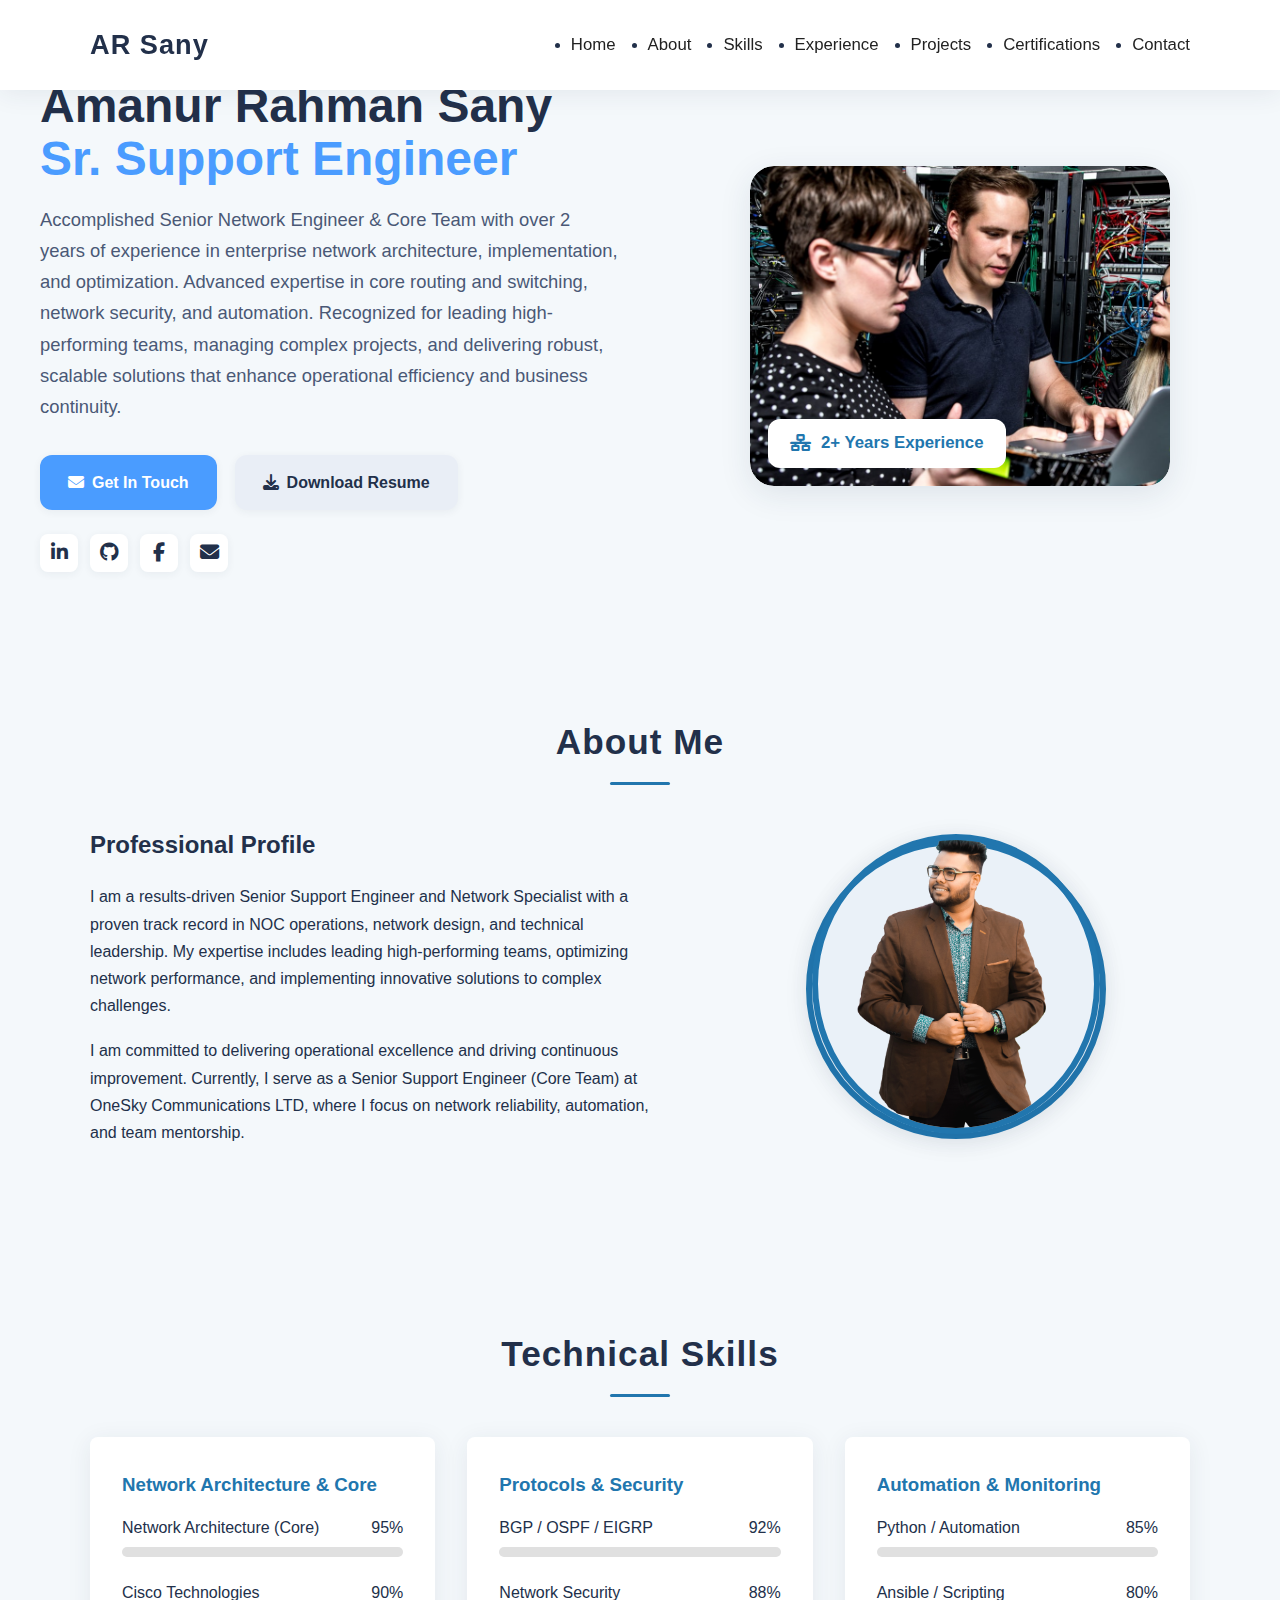
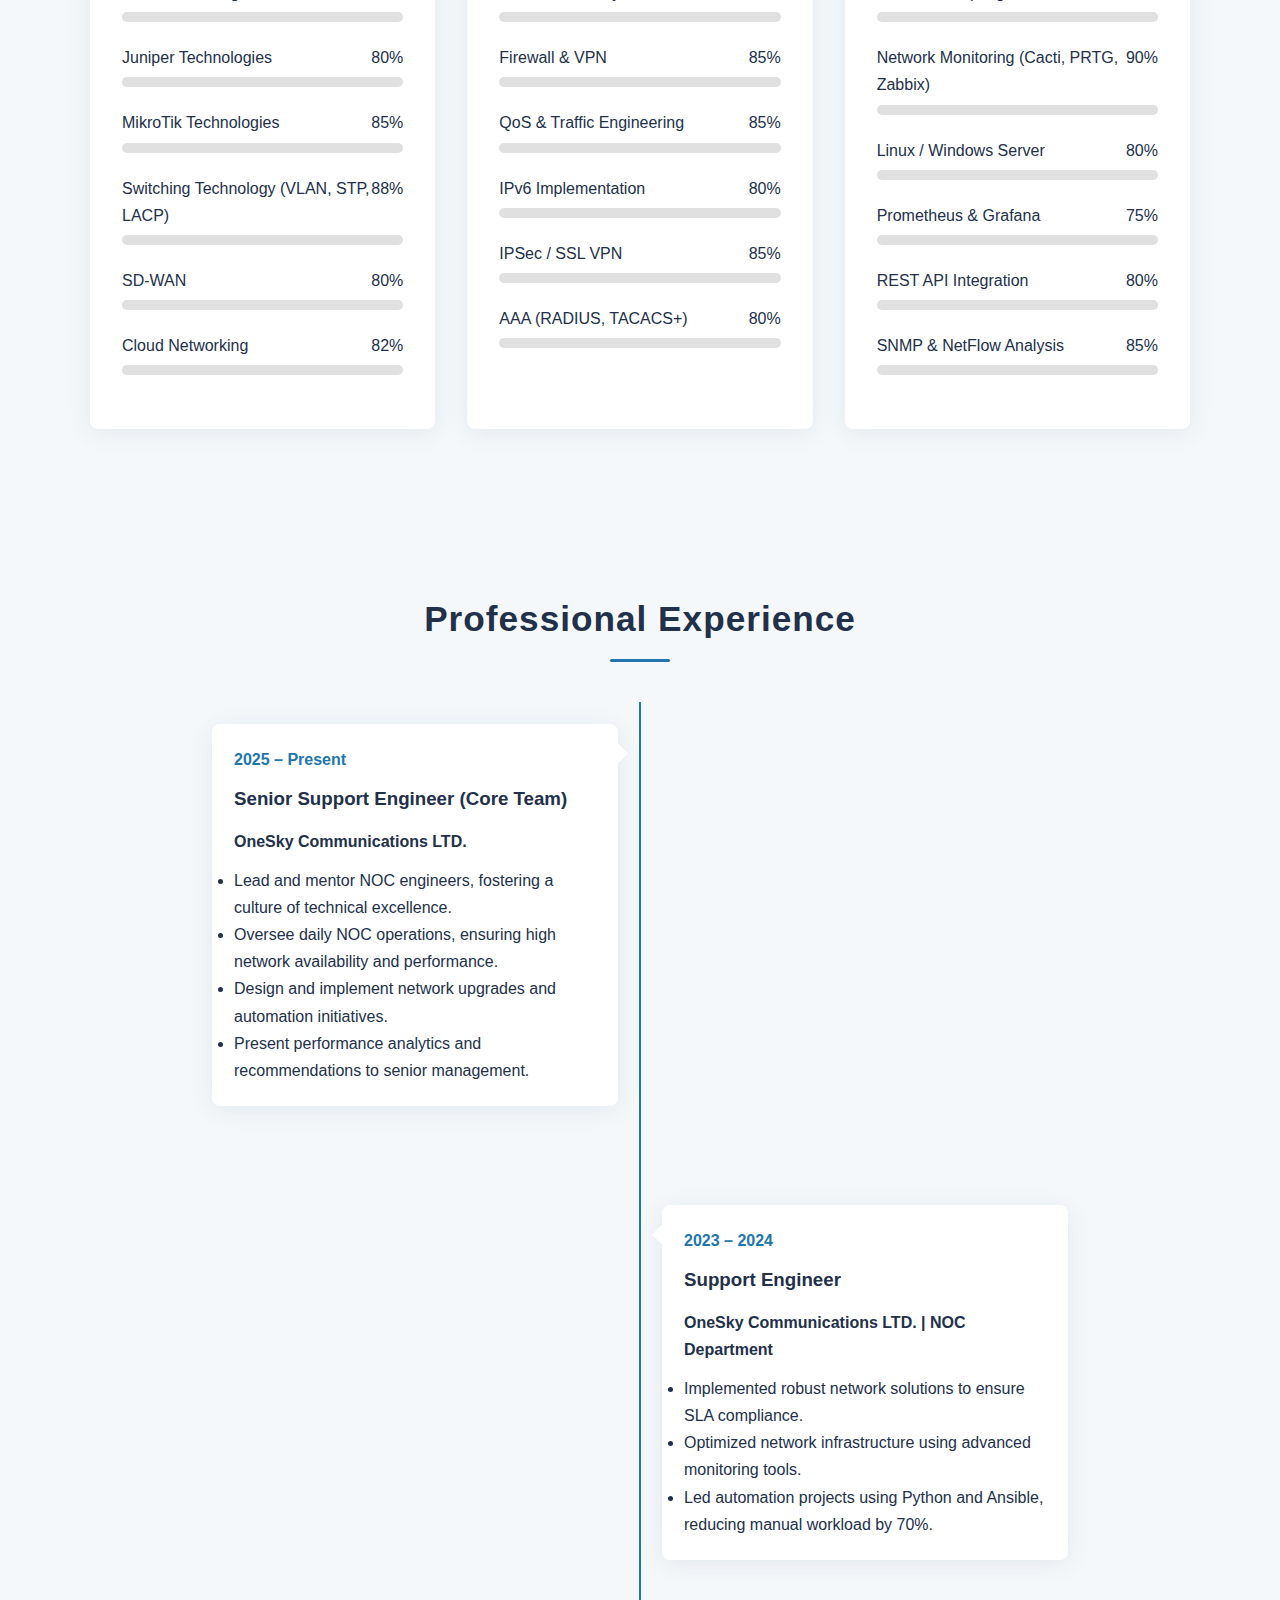
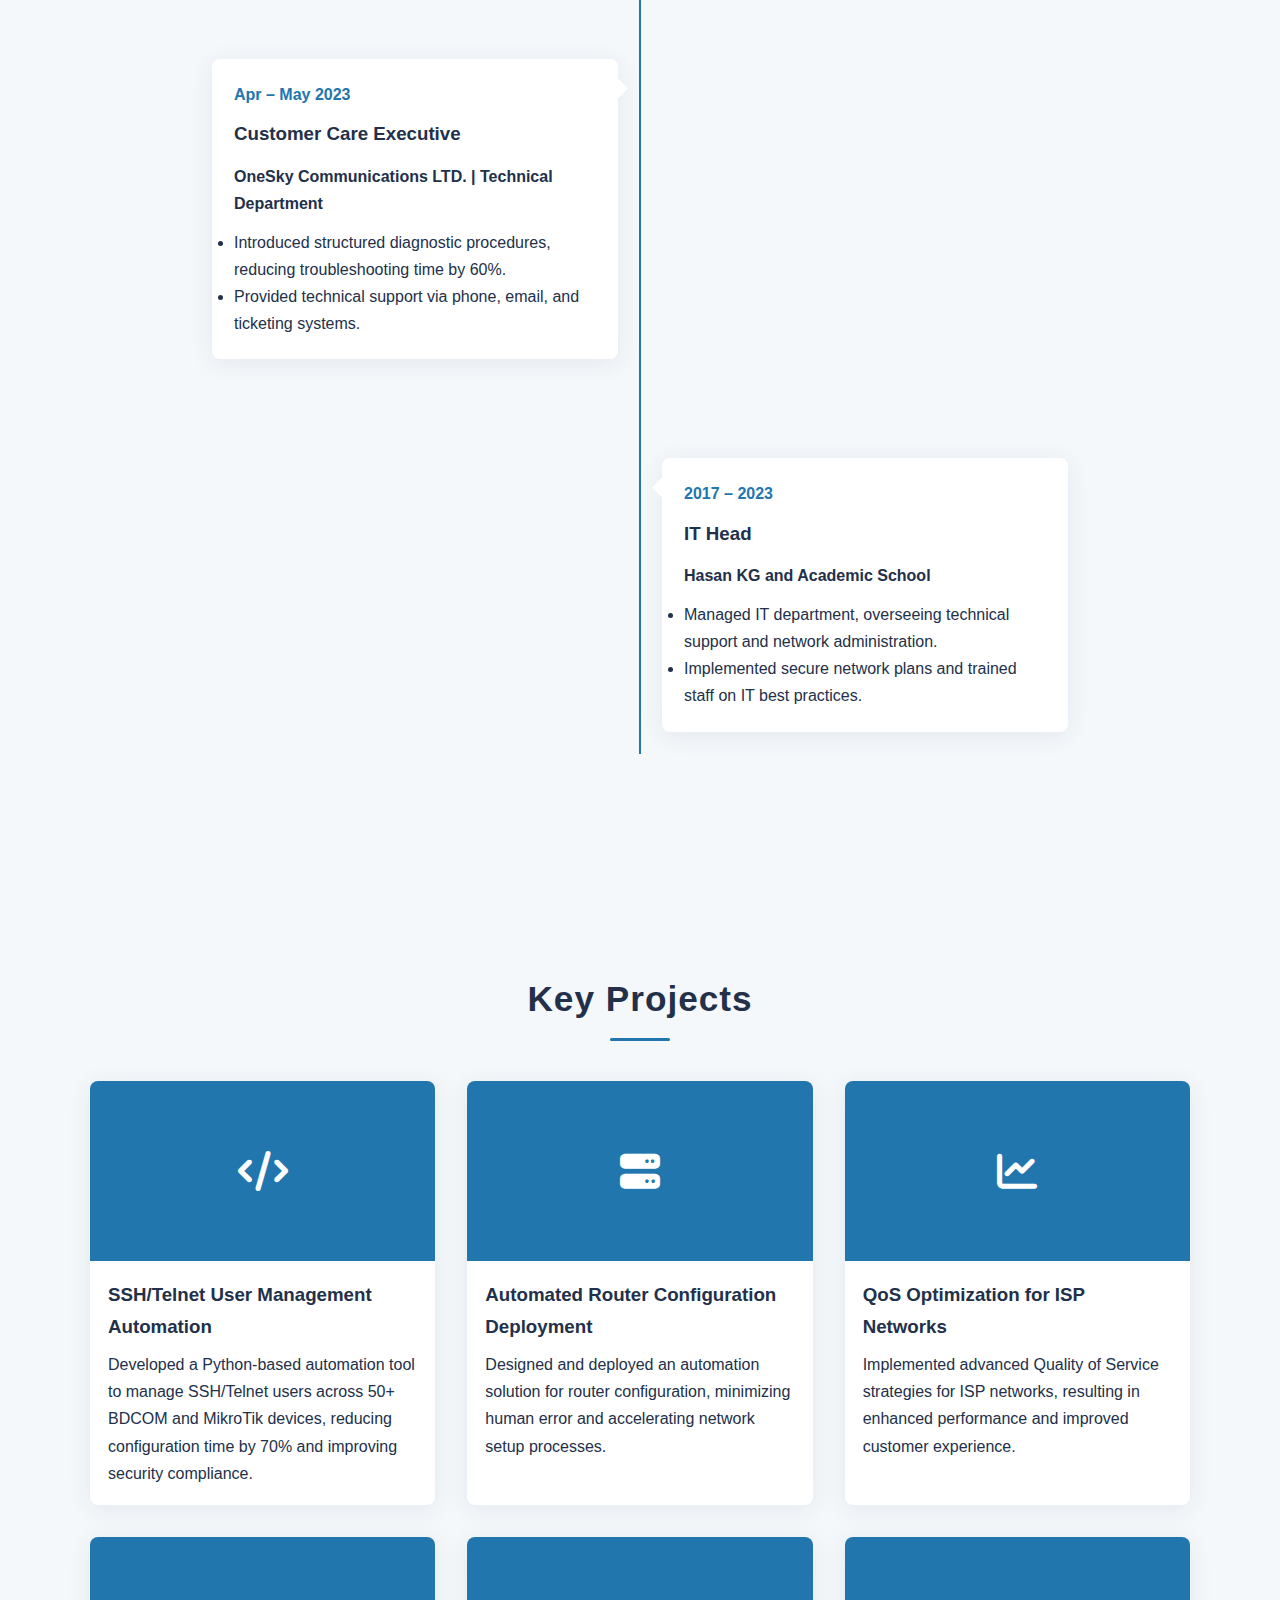
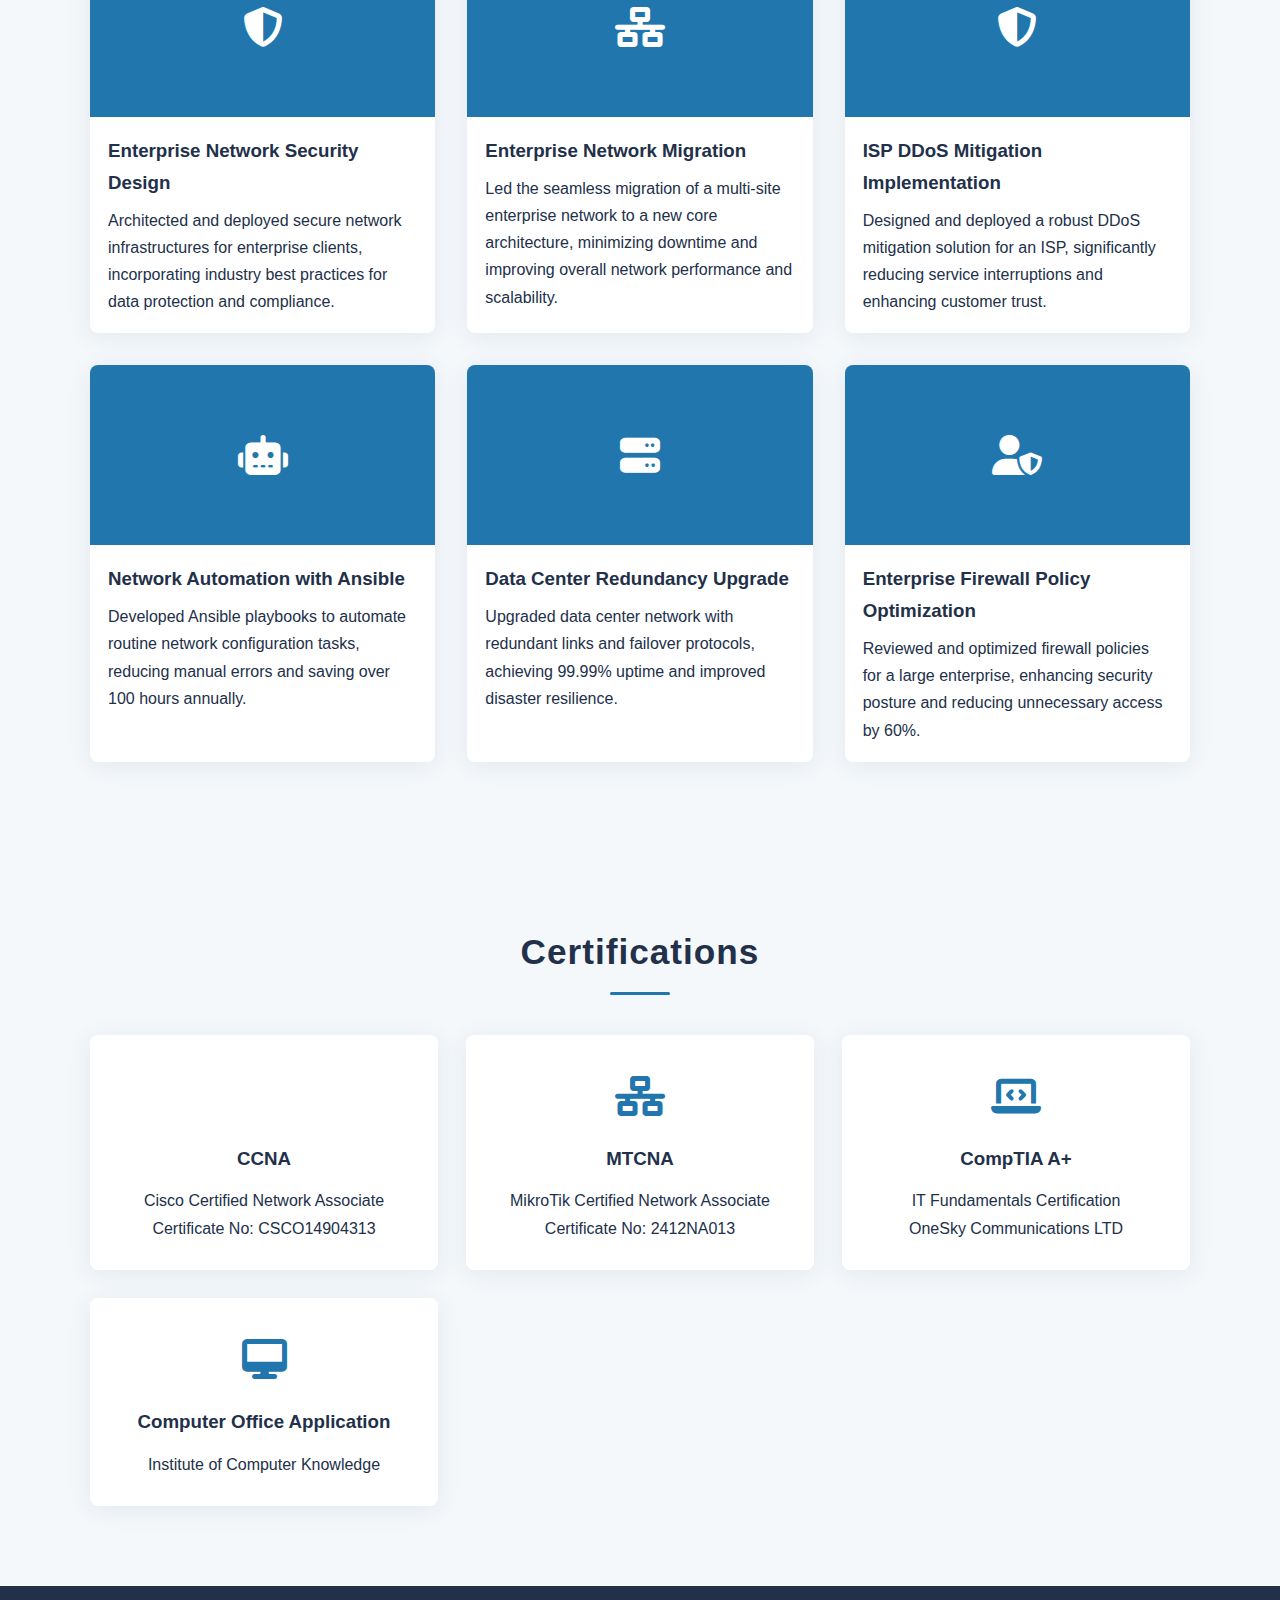
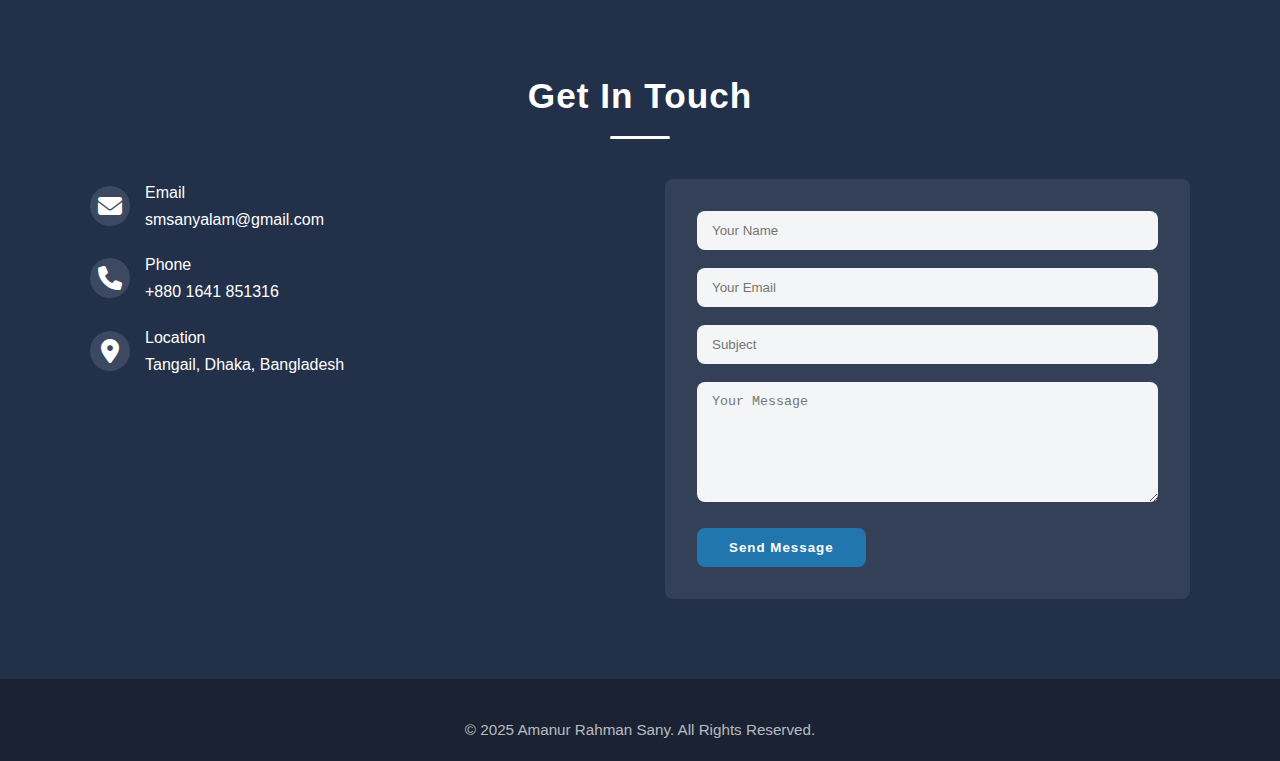
<file: demo3.html>
<!DOCTYPE html>
<html lang="en">
<head>
    <meta charset="UTF-8">
    <meta name="viewport" content="width=device-width, initial-scale=1.0">
    <title>AR Sany - Senior Network Engineer</title>
    <link rel="icon" type="image/x-icon" href="src/favicon.ico" alt="AR Sany smiling in professional attire, facing forward, with a calm and confident expression; background features subtle network-themed graphics and the text AR Sany - Senior Network Engineer displayed clearly">
    <link rel="stylesheet" href="https://cdnjs.cloudflare.com/ajax/libs/font-awesome/6.4.0/css/all.min.css">
    <style>
        :root {
            --primary-color: #22304a;
            --secondary-color: #2176ae;
            --accent-color: #e74c3c;
            --light-color: #f4f8fb;
            --dark-color: #1a2233;
            --text-color: #222;
            --text-light: #7f8c8d;
            --transition: all 0.3s cubic-bezier(.25,.8,.25,1);
            --shadow: 0 4px 24px rgba(34,48,74,0.08);
            --border-radius: 8px;
        }
        * { margin: 0; padding: 0; box-sizing: border-box; }
        body {
            font-family: 'Segoe UI', Tahoma, Geneva, Verdana, sans-serif;
            background: #f4f8fb;
            color: #22304a;
            line-height: 1.7;
        }
        h1, h2, h3, h4, h5, h6 { color: var(--primary-color); margin-bottom: .7em; }
        a { color: var(--secondary-color); text-decoration: none; transition: var(--transition);}
        a:hover { color: var(--accent-color);}
        .container { width: 92%; max-width: 1100px; margin: 0 auto; }
        .section { padding: 80px 0; }
        .section-title {
            text-align: center;
            margin-bottom: 40px;
            font-size: 2.2rem;
            letter-spacing: 1px;
            position: relative;
        }
        .contact-section h11 {
        color: #fff;
        }
        .section-title::after {
            content: '';
            display: block;
            margin: 0 auto;
            margin-top: 10px;
            width: 60px;
            height: 3px;
            background: var(--secondary-color);
            border-radius: 2px;
        }
        .btn {
            display: inline-block;
            padding: 12px 32px;
            background: var(--secondary-color);
            color: #fff;
            border: none;
            border-radius: var(--border-radius);
            font-weight: 600;
            letter-spacing: 1px;
            cursor: pointer;
            transition: var(--transition);
            margin-right: 10px;
        }
        .btn:last-child { margin-right: 0; }
        .btn:hover { background: var(--primary-color);}
        .btn-outline {
            background: transparent;
            border: 2px solid var(--secondary-color);
            color: var(--secondary-color);
        }
        .btn-outline:hover {
            background: var(--secondary-color);
            color: #fff;
        }
        header {
            background: #fff;
            box-shadow: var(--shadow);
            position: fixed;
            width: 100%;
            top: 0;
            z-index: 1000;
        }
        .navbar {
            display: flex;
            justify-content: space-between;
            align-items: center;
            padding: 22px 0;
        }
        .logo {
            font-size: 1.7rem;
            font-weight: 700;
            color: var(--primary-color);
            letter-spacing: 1px;
        }
        .logo span { color: var(--secondary-color);}
        .nav-links { display: flex; }
        .nav-links li { margin-left: 32px; }
        .nav-links a {
            color: var(--text-color);
            font-weight: 500;
            font-size: 1.05rem;
        }
        .nav-links a:hover { color: var(--secondary-color);}
        .hamburger { display: none; cursor: pointer; font-size: 1.7rem;}
        /* Hero */
        .hero {
            background: linear-gradient(120deg, var(--primary-color) 0%, var(--secondary-color) 100%);
            color: #fff;
            padding: 170px 0 110px;
            text-align: center;
        }
        .hero-content h1 {
            font-size: 3.2rem;
            font-weight: 800;
            margin-bottom: 18px;
            color: #fff;
        }
        .hero-content p {
            font-size: 1.25rem;
            max-width: 650px;
            margin: 0 auto 32px;
            color: #e0e6ed;
        }
        .hero-btns {
            display: flex;
            justify-content: center;
            gap: 18px;
            margin-bottom: 18px;
        }
        /* About */
        .about-content {
            display: grid;
            grid-template-columns: 1.1fr 0.9fr;
            gap: 60px;
            align-items: center;
        }
        .about-text h2 { margin-bottom: 18px; }
        .about-text p { margin-bottom: 18px; }
        .about-image {
            text-align: center;
        }
        .profile-img {
            width: 300px;
            height: 300px;
            border-radius: 50%;
            object-fit: cover;
            border: 6px solid var(--secondary-color);
            box-shadow: var(--shadow);
            margin-bottom: 10px;
        }
        .profile-img-placeholder {
            width: 300px; height: 300px;
            border-radius: 50%;
            background: #eaf1f8;
            display: flex; align-items: center; justify-content: center;
            border: 6px solid var(--secondary-color);
            box-shadow: var(--shadow);
            margin: 0 auto 10px;
        }
        .about-contact-list {
            margin-top: 18px;
        }
        .about-contact-list .contact-item {
            margin-bottom: 10px;
            display: flex; align-items: center; gap: 10px;
            color: var(--text-light);
        }
        /* Skills */
        .skills-section { background: var(--light-color);}
        .skills-container {
            display: grid;
            grid-template-columns: repeat(auto-fit, minmax(320px, 1fr));
            gap: 32px;
        }
        .skill-category {
            background: #fff;
            padding: 32px;
            border-radius: var(--border-radius);
            box-shadow: var(--shadow);
        }
        .skill-category h3 { color: var(--secondary-color);}
        .skill-item { margin-bottom: 22px;}
        .skill-info {
            display: flex; justify-content: space-between; margin-bottom: 6px;
        }
        .skill-bar {
            height: 10px;
            background: #e0e0e0;
            border-radius: 5px;
            overflow: hidden;
        }
        .skill-progress {
            height: 100%;
            background: var(--secondary-color);
            width: 0;
            transition: width 1.5s cubic-bezier(.25,.8,.25,1);
        }
        /* Experience */
        .timeline {
            position: relative;
            max-width: 900px;
            margin: 0 auto;
        }
        .timeline::before {
            content: '';
            position: absolute;
            left: 50%;
            top: 0; bottom: 0;
            width: 2px;
            background: var(--secondary-color);
            transform: translateX(-50%);
        }
        .timeline-item {
            position: relative;
            margin-bottom: 55px;
            width: 50%;
            padding: 22px;
        }
        .timeline-item:nth-child(odd) { left: 0;}
        .timeline-item:nth-child(even) { left: 50%;}
        .timeline-content {
            background: #fff;
            padding: 22px;
            border-radius: var(--border-radius);
            box-shadow: var(--shadow);
            position: relative;
        }
        .timeline-content::after {
            content: '';
            position: absolute;
            top: 22px;
            width: 15px; height: 15px;
            background: #fff;
            transform: rotate(45deg);
        }
        .timeline-item:nth-child(odd) .timeline-content::after { right: -7px;}
        .timeline-item:nth-child(even) .timeline-content::after { left: -7px;}
        .timeline-date {
            font-weight: 600;
            color: var(--secondary-color);
            margin-bottom: 10px;
        }
        /* Projects */
        .projects-section { background: var(--light-color);}
        .projects-container {
            display: grid;
            grid-template-columns: repeat(auto-fit, minmax(320px, 1fr));
            gap: 32px;
        }
        .project-card {
            background: #fff;
            border-radius: var(--border-radius);
            overflow: hidden;
            box-shadow: var(--shadow);
            transition: var(--transition);
        }
        .project-card:hover { transform: translateY(-8px);}
        .project-img {
            height: 180px;
            background: var(--secondary-color);
            display: flex; align-items: center; justify-content: center;
            color: #fff; font-size: 2.5rem;
        }
        .project-content { padding: 18px;}
        .project-content h3 { margin-bottom: 8px;}
        /* Certifications */
        .certifications-container {
            display: grid;
            grid-template-columns: repeat(auto-fit, minmax(260px, 1fr));
            gap: 28px;
        }
        .cert-card {
            background: #fff;
            padding: 28px;
            border-radius: var(--border-radius);
            box-shadow: var(--shadow);
            text-align: center;
            transition: var(--transition);
        }
        .cert-card:hover { transform: translateY(-5px);}
        .cert-icon {
            font-size: 2.5rem;
            color: var(--secondary-color);
            margin-bottom: 12px;
        }
        /* Contact */
        .contact-section { background: var(--primary-color); color: #fff;}
        .contact-section .section-title { color: #fff;}
        .contact-section .section-title::after { background: #fff;}
        .contact-container {
            display: grid;
            grid-template-columns: repeat(auto-fit, minmax(320px, 1fr));
            gap: 50px;
        }
        .contact-info { display: flex; flex-direction: column; gap: 18px;}
        .contact-item {
            display: flex; align-items: center; gap: 15px;
        }
        .contact-icon {
            font-size: 1.5rem;
            width: 40px; height: 40px;
            background: rgba(255,255,255,0.12);
            border-radius: 50%;
            display: flex; align-items: center; justify-content: center;
        }
        .contact-form {
            background: rgba(255,255,255,0.08);
            padding: 32px;
            border-radius: var(--border-radius);
        }
        .form-group { margin-bottom: 18px;}
        .form-control {
            width: 100%;
            padding: 12px 15px;
            border: none;
            border-radius: var(--border-radius);
            background: rgba(255,255,255,0.95);
        }
        textarea.form-control { min-height: 120px; resize: vertical;}
        /* Footer */
        footer {
            background: var(--dark-color);
            color: #fff;
            padding: 38px 0 18px;
            text-align: center;
        }
        .social-links {
            display: flex; justify-content: center; gap: 18px; margin-bottom: 18px;
        }
        .social-link {
            width: 40px; height: 40px;
            background: rgba(255,255,255,0.10);
            border-radius: 50%;
            display: flex; align-items: center; justify-content: center;
            transition: var(--transition);
            color: #fff;
            font-size: 1.2rem;
        }
        .social-link:hover {
            background: var(--secondary-color);
            color: #fff;
            transform: translateY(-4px);
        }
        .copyright {
            font-size: 0.95rem;
            color: rgba(255,255,255,0.7);
        }
        /* Responsive */
        @media (max-width: 992px) {
            .about-content { grid-template-columns: 1fr;}
            .timeline::before { left: 30px;}
            .timeline-item { width: 100%; padding-left: 70px; padding-right: 0;}
            .timeline-item:nth-child(even) { left: 0;}
            .timeline-item:nth-child(odd) .timeline-content::after,
            .timeline-item:nth-child(even) .timeline-content::after { left: -7px; right: auto;}
        }
        @media (max-width: 768px) {
            .nav-links {
                position: fixed;
                top: 70px; left: -100%;
                width: 100%; height: calc(100vh - 70px);
                background: #fff;
                flex-direction: column;
                align-items: center;
                justify-content: flex-start;
                padding-top: 50px;
                transition: var(--transition);
            }
            .nav-links.active { left: 0;}
            .nav-links li { margin: 15px 0;}
            .hamburger { display: block;}
            .hero-content h1 { font-size: 2.2rem;}
            .hero-btns { flex-direction: column; align-items: center;}
        }
        @media (max-width: 576px) {
            .section { padding: 55px 0;}
            .hero { padding: 100px 0 60px;}
            .hero-content h1 { font-size: 1.5rem;}
        }
        /* Modern Hero Section */
        .modern-hero {
  background: #f4f8fb;
  padding: 80px 0 60px 0;
}
.modern-hero-container {
  display: flex;
  align-items: center;
  justify-content: center;
  max-width: 1200px;
  margin: 0 auto;
  gap: 60px;
  flex-wrap: wrap;
}
.modern-hero-left {
  flex: 1 1 420px;
  min-width: 320px;
}
.modern-hero-left h1 {
  font-size: 3rem;
  font-weight: 800;
  color: #22304a;
  margin-bottom: 18px;
  line-height: 1.1;
}
.modern-hero-left .highlight {
  color: #4a9cff;
  display: block;
}
.modern-hero-summary {
  font-size: 1.15rem;
  color: #4a5876;
  margin-bottom: 32px;
  max-width: 600px;
}
.modern-hero-btns {
  display: flex;
  gap: 18px;
  margin-bottom: 24px;
}
.modern-btn {
  display: inline-flex;
  align-items: center;
  gap: 8px;
  padding: 14px 28px;
  border-radius: 12px;
  font-size: 1rem;
  font-weight: 600;
  border: none;
  background: #e9eef6;
  color: #22304a;
  text-decoration: none;
  transition: background 0.2s, color 0.2s;
  box-shadow: 0 2px 8px rgba(34,48,74,0.06);
}
.modern-btn.primary {
  background: #4a9cff;
  color: #fff;
}
.modern-btn.primary:hover {
  background: #2176ae;
}
.modern-btn:hover {
  background: #dbeafe;
  color: #2176ae;
}
.modern-hero-socials {
  display: flex;
  gap: 12px;
  margin-top: 18px;
}
.modern-hero-socials a {
  display: inline-flex;
  align-items: center;
  justify-content: center;
  width: 38px;
  height: 38px;
  background: #fff;
  border-radius: 8px;
  color: #22304a;
  font-size: 1.2rem;
  box-shadow: 0 2px 8px rgba(34,48,74,0.06);
  transition: background 0.2s, color 0.2s;
}
.modern-hero-socials a:hover {
  background: #4a9cff;
  color: #fff;
}
.modern-hero-right {
  flex: 1 1 400px;
  min-width: 320px;
  display: flex;
  align-items: center;
  justify-content: center;
}
.modern-hero-imgbox {
  position: relative;
  border-radius: 24px;
  overflow: hidden;
  box-shadow: 0 8px 32px rgba(34,48,74,0.10);
  background: #fff;
}
.modern-hero-img {
  width: 420px;
  height: 320px;
  object-fit: cover;
  display: block;
  border-radius: 24px;
}
.modern-hero-exp {
  position: absolute;
  bottom: 18px;
  left: 18px;
  background: #fff;
  color: #2176ae;
  padding: 10px 22px;
  border-radius: 12px;
  font-weight: 600;
  font-size: 1.05rem;
  box-shadow: 0 2px 8px rgba(34,48,74,0.10);
  display: flex;
  align-items: center;
  gap: 10px;
}
@media (max-width: 900px) {
  .modern-hero-container {
    flex-direction: column;
    gap: 40px;
    align-items: flex-start;
  }
  .modern-hero-img {
    width: 100%;
    max-width: 350px;
    height: 240px;
  }
}
@media (max-width: 600px) {
  .modern-hero-left h1 {
    font-size: 2rem;
  }
  .modern-hero-img {
    max-width: 100%;
    height: 180px;
  }
}
    </style>
</head>
<body>
    <!-- Header -->
    <header>
        <div class="container">
            <nav class="navbar">
                <a  class="logo">AR Sany</a>
                <ul class="nav-links">
                    <li><a href="#home">Home</a></li>
                    <li><a href="#about">About</a></li>
                    <li><a href="#skills">Skills</a></li>
                    <li><a href="#experience">Experience</a></li>
                    <li><a href="#projects">Projects</a></li>
                    <li><a href="#certifications">Certifications</a></li>
                    <li><a href="#contact">Contact</a></li>
                </ul>
                <div class="hamburger">
                    <i class="fas fa-bars"></i>
                </div>
            </nav>
        </div>
    </header>

    <!-- Hero Section -->
    <section id="home" class="modern-hero">
  <div class="modern-hero-container">
    <div class="modern-hero-left">
      <h1>
        Amanur Rahman Sany <span class="highlight">Sr. Support Engineer </span>
      </h1>
      <p class="modern-hero-summary">
        Accomplished Senior Network Engineer & Core Team with over 2 years of experience in enterprise network architecture, implementation, and optimization. Advanced expertise in core routing and switching, network security, and automation. Recognized for leading high-performing teams, managing complex projects, and delivering robust, scalable solutions that enhance operational efficiency and business continuity.
      </p>
      <div class="modern-hero-btns">
        <a href="#contact" class="modern-btn primary"><i class="fas fa-envelope"></i> Get In Touch</a>
        <a href="src/AR SanyCV.pdf" class="modern-btn" target="_blank"><i class="fas fa-download"></i> Download Resume</a>
      </div>
      <div class="modern-hero-socials">
        <a href="https://linkedin.com/in/amanur-rahman-sany" target="_blank"><i class="fab fa-linkedin-in"></i></a>
        <a href="https://github.com/amanurrahmansany" target="_blank"><i class="fab fa-github"></i></a>
        <a href="https://facebook.com/amanur.rahman.sany" target="_blank"><i class="fab fa-facebook-f"></i></a>
        <a href="mailto:smsanyalam@gmail.com"><i class="fas fa-envelope"></i></a>
      </div>
    </div>
    <div class="modern-hero-right">
      <div class="modern-hero-imgbox">
        <img src="src/network_engineer_hero_1.jpeg" alt="Network Team" class="modern-hero-img">
        <div class="modern-hero-exp">
          <i class="fas fa-network-wired"></i> 2+ Years Experience
        </div>
      </div>
    </div>
  </div>
</section>

    <!-- About Section -->
    <section id="about" class="section">
        <div class="container">
            <h2 class="section-title">About Me</h2>
            <div class="about-content">
                <div class="about-text">
                    <h2>Professional Profile</h2>
                    <p>
                        I am a results-driven Senior Support Engineer and Network Specialist with a proven track record in NOC operations, network design, and technical leadership. My expertise includes leading high-performing teams, optimizing network performance, and implementing innovative solutions to complex challenges.
                    </p>
                    <p>
                        I am committed to delivering operational excellence and driving continuous improvement. Currently, I serve as a Senior Support Engineer (Core Team) at OneSky Communications LTD, where I focus on network reliability, automation, and team mentorship.
                    </p>
                </div>
                <div class="about-image">
                    <div class="profile-img-placeholder">
                        <!-- Replace with your photo if available -->
                        <img src="src/IMG_gt.png" alt="Amanur Rahman Sany" class="profile-img">
                    </div>
                </div>
            </div>
        </div>
    </section>

    <!-- Skills Section -->
    <section id="skills" class="section skills-section">
        <div class="container">
            <h2 class="section-title">Technical Skills</h2>
            <div class="skills-container">
                <div class="skill-category">
                    <h3>Network Architecture & Core</h3>
                    <div class="skill-item">
                        <div class="skill-info">
                            <span>Network Architecture (Core)</span>
                            <span>95%</span>
                        </div>
                        <div class="skill-bar">
                            <div class="skill-progress" data-width="95"></div>
                        </div>
                    </div>
                    <div class="skill-item">
                        <div class="skill-info">
                            <span>Cisco Technologies</span>
                            <span>90%</span>
                        </div>
                        <div class="skill-bar">
                            <div class="skill-progress" data-width="90"></div>
                        </div>
                    </div>
                    <div class="skill-item">
                        <div class="skill-info">
                            <span>Juniper Technologies</span>
                            <span>80%</span>
                        </div>
                        <div class="skill-bar">
                            <div class="skill-progress" data-width="80"></div>
                        </div>
                    </div>
                    <div class="skill-item">
                        <div class="skill-info">
                            <span>MikroTik Technologies</span>
                            <span>85%</span>
                        </div>
                        <div class="skill-bar">
                            <div class="skill-progress" data-width="85"></div>
                        </div>
                    </div>
                    <div class="skill-item">
                        <div class="skill-info">
                            <span>Switching Technology (VLAN, STP, LACP)</span>
                            <span>88%</span>
                        </div>
                        <div class="skill-bar">
                            <div class="skill-progress" data-width="88"></div>
                        </div>
                    </div>
                    <div class="skill-item">
                        <div class="skill-info">
                            <span>SD-WAN</span>
                            <span>80%</span>
                        </div>
                        <div class="skill-bar">
                            <div class="skill-progress" data-width="80"></div>
                        </div>
                    </div>
                    <div class="skill-item">
                        <div class="skill-info">
                            <span>Cloud Networking</span>
                            <span>82%</span>
                        </div>
                        <div class="skill-bar">
                            <div class="skill-progress" data-width="82"></div>
                        </div>
                    </div>
                </div>
                <div class="skill-category">
                    <h3>Protocols & Security</h3>
                    <div class="skill-item">
                        <div class="skill-info">
                            <span>BGP / OSPF / EIGRP</span>
                            <span>92%</span>
                        </div>
                        <div class="skill-bar">
                            <div class="skill-progress" data-width="92"></div>
                        </div>
                    </div>
                    <div class="skill-item">
                        <div class="skill-info">
                            <span>Network Security</span>
                            <span>88%</span>
                        </div>
                        <div class="skill-bar">
                            <div class="skill-progress" data-width="88"></div>
                        </div>
                    </div>
                    <div class="skill-item">
                        <div class="skill-info">
                            <span>Firewall & VPN</span>
                            <span>85%</span>
                        </div>
                        <div class="skill-bar">
                            <div class="skill-progress" data-width="85"></div>
                        </div>
                    </div>
                    <div class="skill-item">
                        <div class="skill-info">
                            <span>QoS & Traffic Engineering</span>
                            <span>85%</span>
                        </div>
                        <div class="skill-bar">
                            <div class="skill-progress" data-width="85"></div>
                        </div>
                    </div>
                    <div class="skill-item">
                        <div class="skill-info">
                            <span>IPv6 Implementation</span>
                            <span>80%</span>
                        </div>
                        <div class="skill-bar">
                            <div class="skill-progress" data-width="80"></div>
                        </div>
                    </div>
                    <div class="skill-item">
                        <div class="skill-info">
                            <span>IPSec / SSL VPN</span>
                            <span>85%</span>
                        </div>
                        <div class="skill-bar">
                            <div class="skill-progress" data-width="85"></div>
                        </div>
                    </div>
                    <div class="skill-item">
                        <div class="skill-info">
                            <span>AAA (RADIUS, TACACS+)</span>
                            <span>80%</span>
                        </div>
                        <div class="skill-bar">
                            <div class="skill-progress" data-width="80"></div>
                        </div>
                    </div>
                </div>
                <div class="skill-category">
                    <h3>Automation & Monitoring</h3>
                    <div class="skill-item">
                        <div class="skill-info">
                            <span>Python / Automation</span>
                            <span>85%</span>
                        </div>
                        <div class="skill-bar">
                            <div class="skill-progress" data-width="85"></div>
                        </div>
                    </div>
                    <div class="skill-item">
                        <div class="skill-info">
                            <span>Ansible / Scripting</span>
                            <span>80%</span>
                        </div>
                        <div class="skill-bar">
                            <div class="skill-progress" data-width="80"></div>
                        </div>
                    </div>
                    <div class="skill-item">
                        <div class="skill-info">
                            <span>Network Monitoring (Cacti, PRTG, Zabbix)</span>
                            <span>90%</span>
                        </div>
                        <div class="skill-bar">
                            <div class="skill-progress" data-width="90"></div>
                        </div>
                    </div>
                    <div class="skill-item">
                        <div class="skill-info">
                            <span>Linux / Windows Server</span>
                            <span>80%</span>
                        </div>
                        <div class="skill-bar">
                            <div class="skill-progress" data-width="80"></div>
                        </div>
                    </div>
                    <div class="skill-item">
                        <div class="skill-info">
                            <span>Prometheus &amp; Grafana</span>
                            <span>75%</span>
                        </div>
                        <div class="skill-bar">
                            <div class="skill-progress" data-width="75"></div>
                        </div>
                    </div>
                    <div class="skill-item">
                        <div class="skill-info">
                            <span>REST API Integration</span>
                            <span>80%</span>
                        </div>
                        <div class="skill-bar">
                            <div class="skill-progress" data-width="80"></div>
                        </div>
                    </div>
                    <div class="skill-item">
                        <div class="skill-info">
                            <span>SNMP &amp; NetFlow Analysis</span>
                            <span>85%</span>
                        </div>
                        <div class="skill-bar">
                            <div class="skill-progress" data-width="85"></div>
                        </div>
                    </div>
                </div>
            </div>
        </div>
    </section>

    <!-- Experience Section -->
    <section id="experience" class="section">
        <div class="container">
            <h2 class="section-title">Professional Experience</h2>
            <div class="timeline">
                <div class="timeline-item">
                    <div class="timeline-content">
                        <div class="timeline-date">2025 – Present</div>
                        <h3>Senior Support Engineer (Core Team)</h3>
                        <h4>OneSky Communications LTD.</h4>
                        <ul>
                            <li>Lead and mentor NOC engineers, fostering a culture of technical excellence.</li>
                            <li>Oversee daily NOC operations, ensuring high network availability and performance.</li>
                            <li>Design and implement network upgrades and automation initiatives.</li>
                            <li>Present performance analytics and recommendations to senior management.</li>
                        </ul>
                    </div>
                </div>
                <div class="timeline-item">
                    <div class="timeline-content">
                        <div class="timeline-date">2023 – 2024</div>
                        <h3>Support Engineer</h3>
                        <h4>OneSky Communications LTD. | NOC Department</h4>
                        <ul>
                            <li>Implemented robust network solutions to ensure SLA compliance.</li>
                            <li>Optimized network infrastructure using advanced monitoring tools.</li>
                            <li>Led automation projects using Python and Ansible, reducing manual workload by 70%.</li>
                        </ul>
                    </div>
                </div>
                <div class="timeline-item">
                    <div class="timeline-content">
                        <div class="timeline-date">Apr – May 2023</div>
                        <h3>Customer Care Executive</h3>
                        <h4>OneSky Communications LTD. | Technical Department</h4>
                        <ul>
                            <li>Introduced structured diagnostic procedures, reducing troubleshooting time by 60%.</li>
                            <li>Provided technical support via phone, email, and ticketing systems.</li>
                        </ul>
                    </div>
                </div>
                <div class="timeline-item">
                    <div class="timeline-content">
                        <div class="timeline-date">2017 – 2023</div>
                        <h3>IT Head</h3>
                        <h4>Hasan KG and Academic School</h4>
                        <ul>
                            <li>Managed IT department, overseeing technical support and network administration.</li>
                            <li>Implemented secure network plans and trained staff on IT best practices.</li>
                        </ul>
                    </div>
                </div>
            </div>
        </div>
    </section>

    <!-- Projects Section -->
    <section id="projects" class="section projects-section">
        <div class="container">
            <h2 class="section-title">Key Projects</h2>
            <div class="projects-container">
                <div class="project-card">
                    <div class="project-img">
                        <i class="fas fa-code"></i>
                    </div>
                    <div class="project-content">
                        <h3>SSH/Telnet User Management Automation</h3>
                        <p>Developed a Python-based automation tool to manage SSH/Telnet users across 50+ BDCOM and MikroTik devices, reducing configuration time by 70% and improving security compliance.</p>
                    </div>
                </div>
                <div class="project-card">
                    <div class="project-img">
                        <i class="fas fa-server"></i>
                    </div>
                    <div class="project-content">
                        <h3>Automated Router Configuration Deployment</h3>
                        <p>Designed and deployed an automation solution for router configuration, minimizing human error and accelerating network setup processes.</p>
                    </div>
                </div>
                <div class="project-card">
                    <div class="project-img">
                        <i class="fas fa-chart-line"></i>
                    </div>
                    <div class="project-content">
                        <h3>QoS Optimization for ISP Networks</h3>
                        <p>Implemented advanced Quality of Service strategies for ISP networks, resulting in enhanced performance and improved customer experience.</p>
                    </div>
                </div>
                <div class="project-card">
                    <div class="project-img">
                        <i class="fas fa-shield-alt"></i>
                    </div>
                    <div class="project-content">
                        <h3>Enterprise Network Security Design</h3>
                        <p>Architected and deployed secure network infrastructures for enterprise clients, incorporating industry best practices for data protection and compliance.</p>
                    </div>
                </div>
                <div class="project-card">
                    <div class="project-img">
                        <i class="fas fa-network-wired"></i>
                    </div>
                    <div class="project-content">
                        <h3>Enterprise Network Migration</h3>
                        <p>Led the seamless migration of a multi-site enterprise network to a new core architecture, minimizing downtime and improving overall network performance and scalability.</p>
                    </div>
                </div>
                <div class="project-card">
                    <div class="project-img">
                        <i class="fas fa-shield-alt"></i>
                    </div>
                    <div class="project-content">
                        <h3>ISP DDoS Mitigation Implementation</h3>
                        <p>Designed and deployed a robust DDoS mitigation solution for an ISP, significantly reducing service interruptions and enhancing customer trust.</p>
                    </div>
                </div>
                <div class="project-card">
                    <div class="project-img">
                        <i class="fas fa-robot"></i>
                    </div>
                    <div class="project-content">
                        <h3>Network Automation with Ansible</h3>
                        <p>Developed Ansible playbooks to automate routine network configuration tasks, reducing manual errors and saving over 100 hours annually.</p>
                    </div>
                </div>
                <div class="project-card">
                    <div class="project-img">
                        <i class="fas fa-server"></i>
                    </div>
                    <div class="project-content">
                        <h3>Data Center Redundancy Upgrade</h3>
                        <p>Upgraded data center network with redundant links and failover protocols, achieving 99.99% uptime and improved disaster resilience.</p>
                    </div>
                </div>
                <div class="project-card">
                    <div class="project-img">
                        <i class="fas fa-user-shield"></i>
                    </div>
                    <div class="project-content">
                        <h3>Enterprise Firewall Policy Optimization</h3>
                        <p>Reviewed and optimized firewall policies for a large enterprise, enhancing security posture and reducing unnecessary access by 60%.</p>
                    </div>
                </div>
            </div>
        </div>
    </section>

    <!-- Certifications Section -->
    <section id="certifications" class="section">
        <div class="container">
            <h2 class="section-title">Certifications</h2>
            <div class="certifications-container">
                <div class="cert-card">
                    <div class="cert-icon">
                        <i class="fab fa-cisco"></i>
                    </div>
                    <h3>CCNA</h3>
                    <p>Cisco Certified Network Associate</p>
                    <p>Certificate No: CSCO14904313</p>
                </div>
                <div class="cert-card">
                    <div class="cert-icon">
                        <i class="fas fa-network-wired"></i>
                    </div>
                    <h3>MTCNA</h3>
                    <p>MikroTik Certified Network Associate</p>
                    <p>Certificate No: 2412NA013</p>
                </div>
                <div class="cert-card">
                    <div class="cert-icon">
                        <i class="fas fa-laptop-code"></i>
                    </div>
                    <h3>CompTIA A+</h3>
                    <p>IT Fundamentals Certification</p>
                    <p>OneSky Communications LTD</p>
                </div>
                <div class="cert-card">
                    <div class="cert-icon">
                        <i class="fas fa-desktop"></i>
                    </div>
                    <h3>Computer Office Application</h3>
                    <p>Institute of Computer Knowledge</p>
                </div>
            </div>
        </div>
    </section>

    <!-- Contact Section -->
    <section id="contact" class="section contact-section">
        <div class="container">
            <h2 class="section-title">Get In Touch</h2>
            <div class="contact-container">
                <div class="contact-info">
                    <div class="contact-item">
                        <div class="contact-icon">
                            <i class="fas fa-envelope"></i>
                        </div>
                        <div>
                            <h11>Email</h11>
                            <p><a href="mailto:smsanyalam@gmail.com" style="color:#fff;">smsanyalam@gmail.com</a></p>
                        </div>
                    </div>
                    <div class="contact-item">
                        <div class="contact-icon">
                            <i class="fas fa-phone"></i>
                        </div>
                        <div>
                            <h11>Phone</h11>
                            <p><a href="tel:+8801641851316" style="color:#fff;">+880 1641 851316</a></p>
                        </div>
                    </div>
                    <div class="contact-item">
                        <div class="contact-icon">
                            <i class="fas fa-map-marker-alt"></i>
                        </div>
                        <div>
                            <h11>Location</h11>
                            <p>Tangail, Dhaka, Bangladesh</p>
                        </div>
                    </div>
                </div>
                <div class="contact-form">
                    <form id="contactForm">
                        <div class="form-group">
                            <input type="text" class="form-control" placeholder="Your Name" required>
                        </div>
                        <div class="form-group">
                            <input type="email" class="form-control" placeholder="Your Email" required>
                        </div>
                        <div class="form-group">
                            <input type="text" class="form-control" placeholder="Subject" required>
                        </div>
                        <div class="form-group">
                            <textarea class="form-control" placeholder="Your Message" required></textarea>
                        </div>
                        <button type="submit" class="btn">Send Message</button>
                    </form>
                </div>
            </div>
        </div>
    </section>

    <!-- Footer -->
    <footer>
        <div class="container">
            <p class="copyright">&copy; 2025 Amanur Rahman Sany. All Rights Reserved.</p>
        </div>
    </footer>

    <script>
        // Mobile Navigation Toggle
        const hamburger = document.querySelector('.hamburger');
        const navLinks = document.querySelector('.nav-links');
        hamburger.addEventListener('click', () => {
            navLinks.classList.toggle('active');
        });
        // Close mobile menu when clicking on a link
        document.querySelectorAll('.nav-links a').forEach(link => {
            link.addEventListener('click', () => {
                navLinks.classList.remove('active');
            });
        });
        // Animate skill bars when they come into view
        const skillBars = document.querySelectorAll('.skill-progress');
        const animateSkillBars = () => {
            skillBars.forEach(bar => {
                const barPosition = bar.getBoundingClientRect().top;
                const screenPosition = window.innerHeight / 1.3;
                if (barPosition < screenPosition) {
                    const width = bar.getAttribute('data-width');
                    bar.style.width = width + '%';
                }
            });
        };
        window.addEventListener('scroll', animateSkillBars);
        // Form submission handler
        const contactForm = document.getElementById('contactForm');
        contactForm.addEventListener('submit', (e) => {
            e.preventDefault();
            alert('Thank you for your message! I will get back to you soon.');
            contactForm.reset();
        });
        // Smooth scrolling for anchor links
        document.querySelectorAll('a[href^="#"]').forEach(anchor => {
            anchor.addEventListener('click', function(e) {
                e.preventDefault();
                const targetId = this.getAttribute('href');
                if (targetId === '#') return;
                const targetElement = document.querySelector(targetId);
                if (targetElement) {
                    window.scrollTo({
                        top: targetElement.offsetTop - 70,
                        behavior: 'smooth'
                    });
                }
            });
        });
    </script>
</body>
</html>
</file>
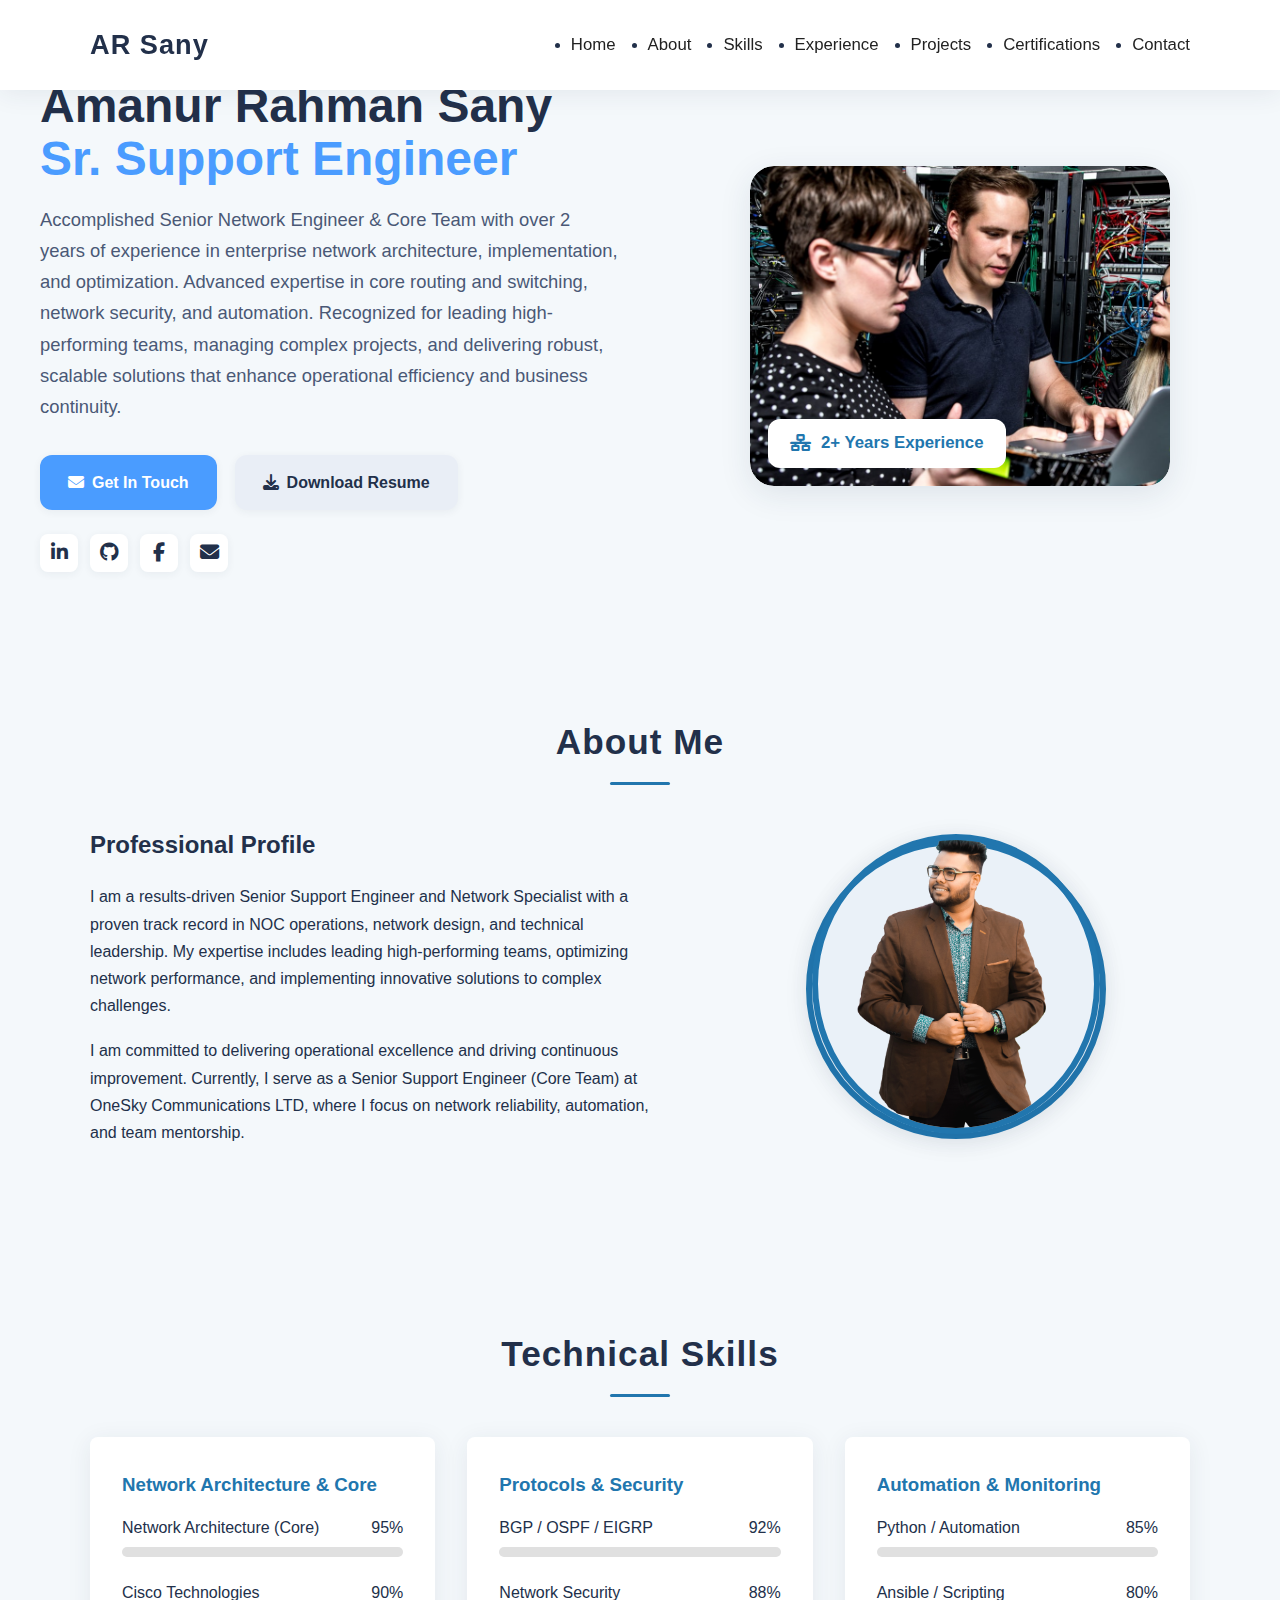
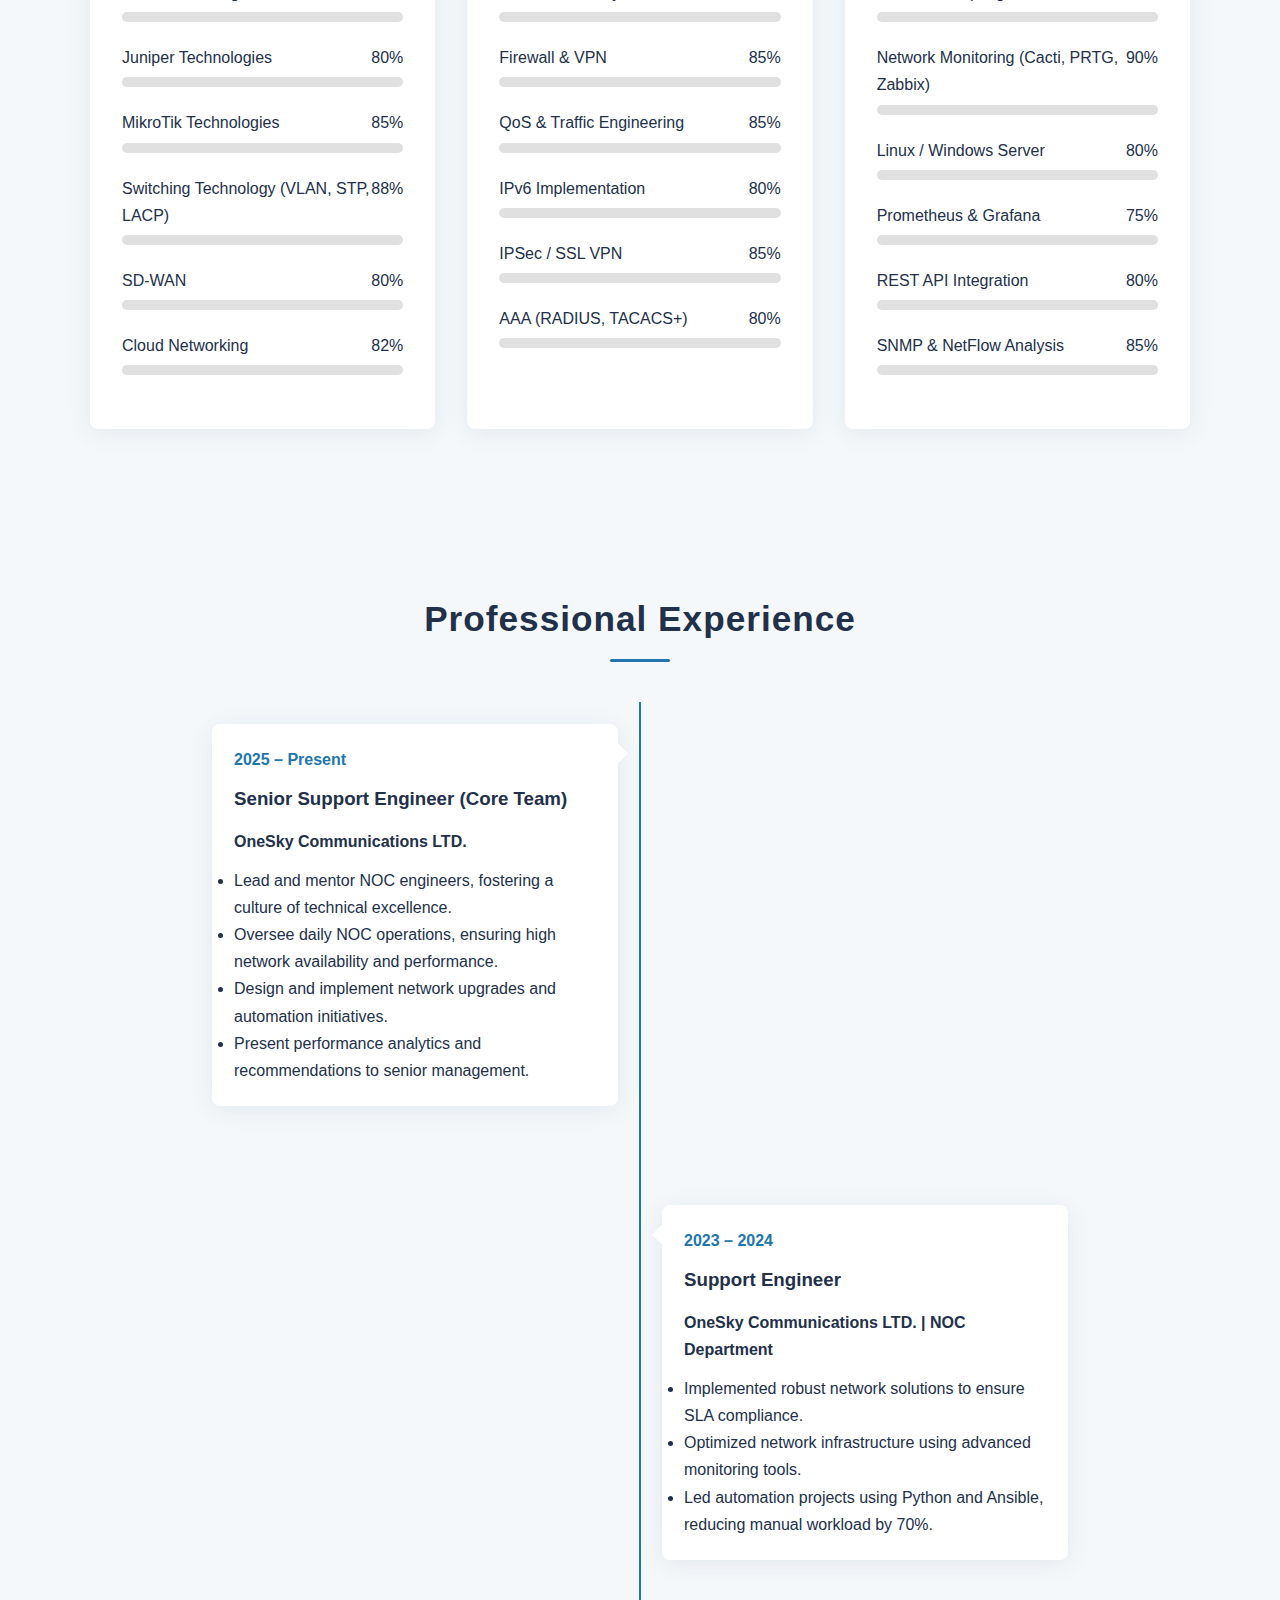
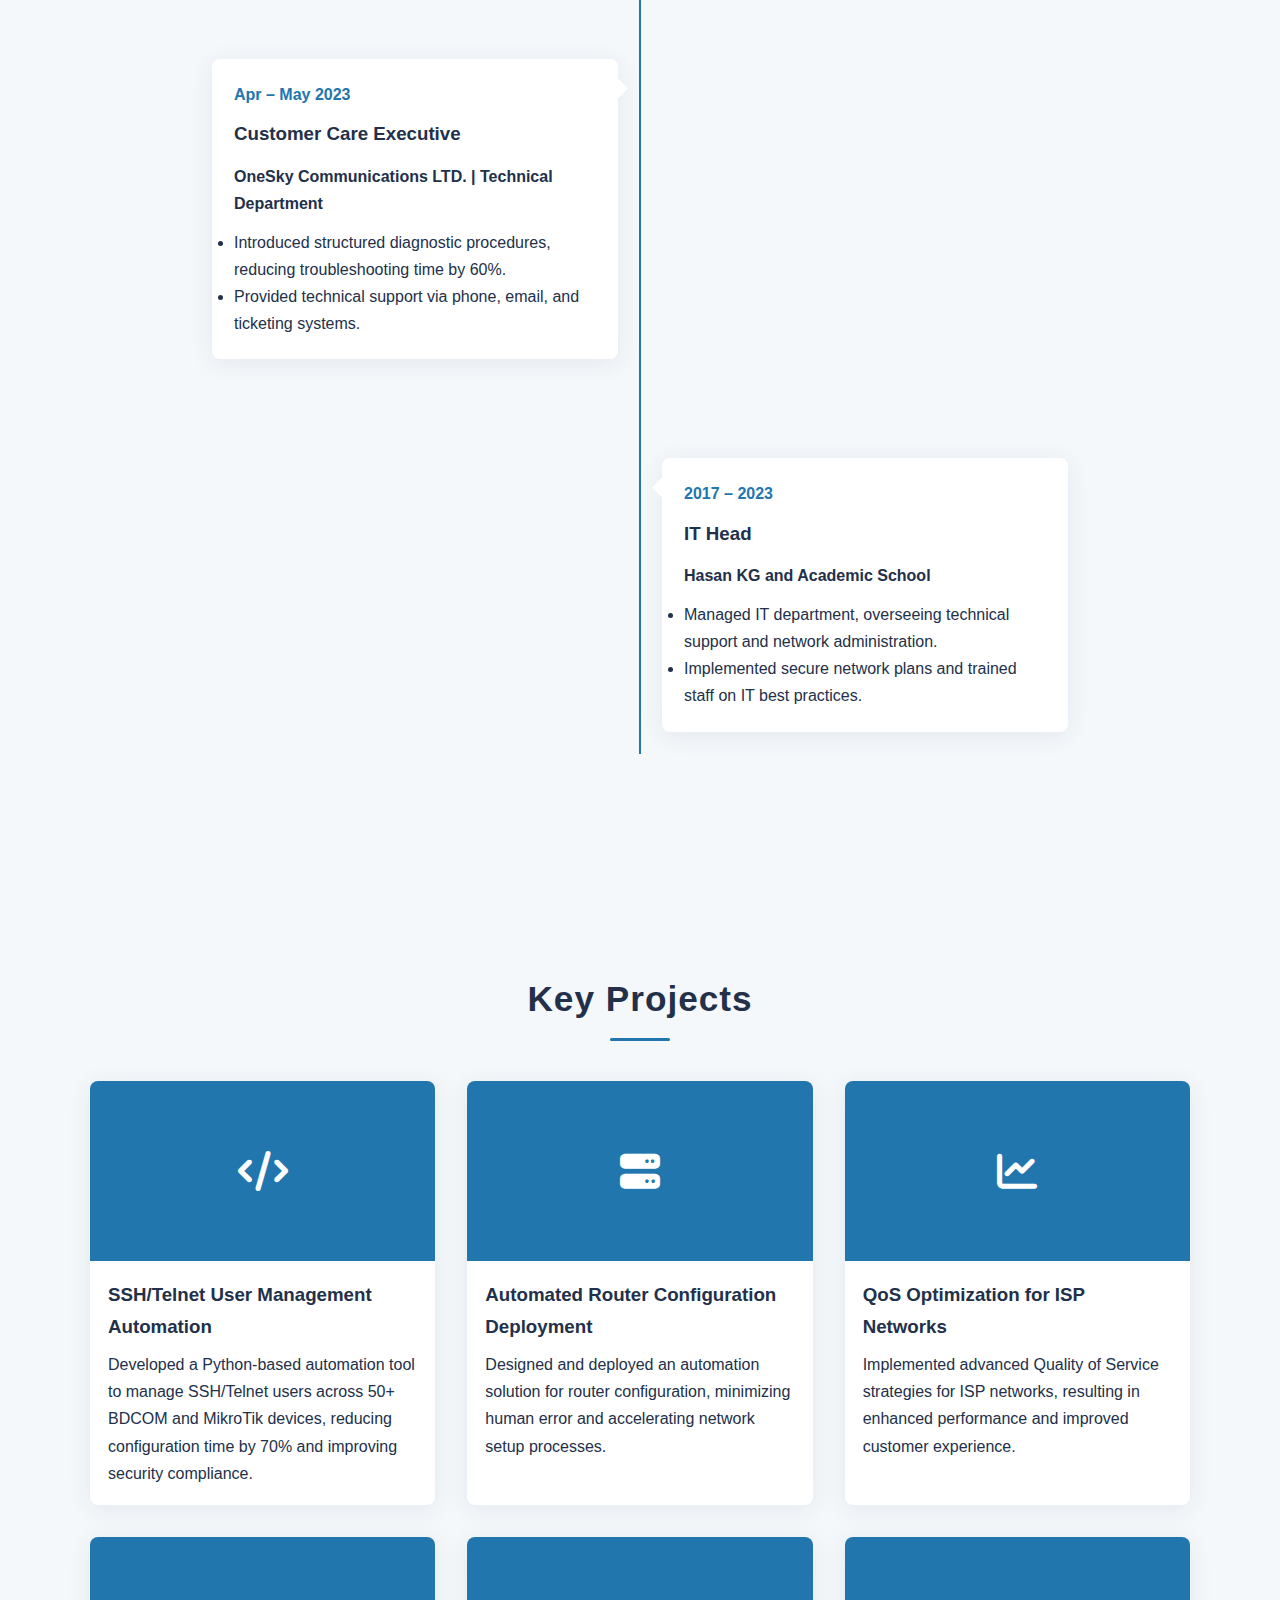
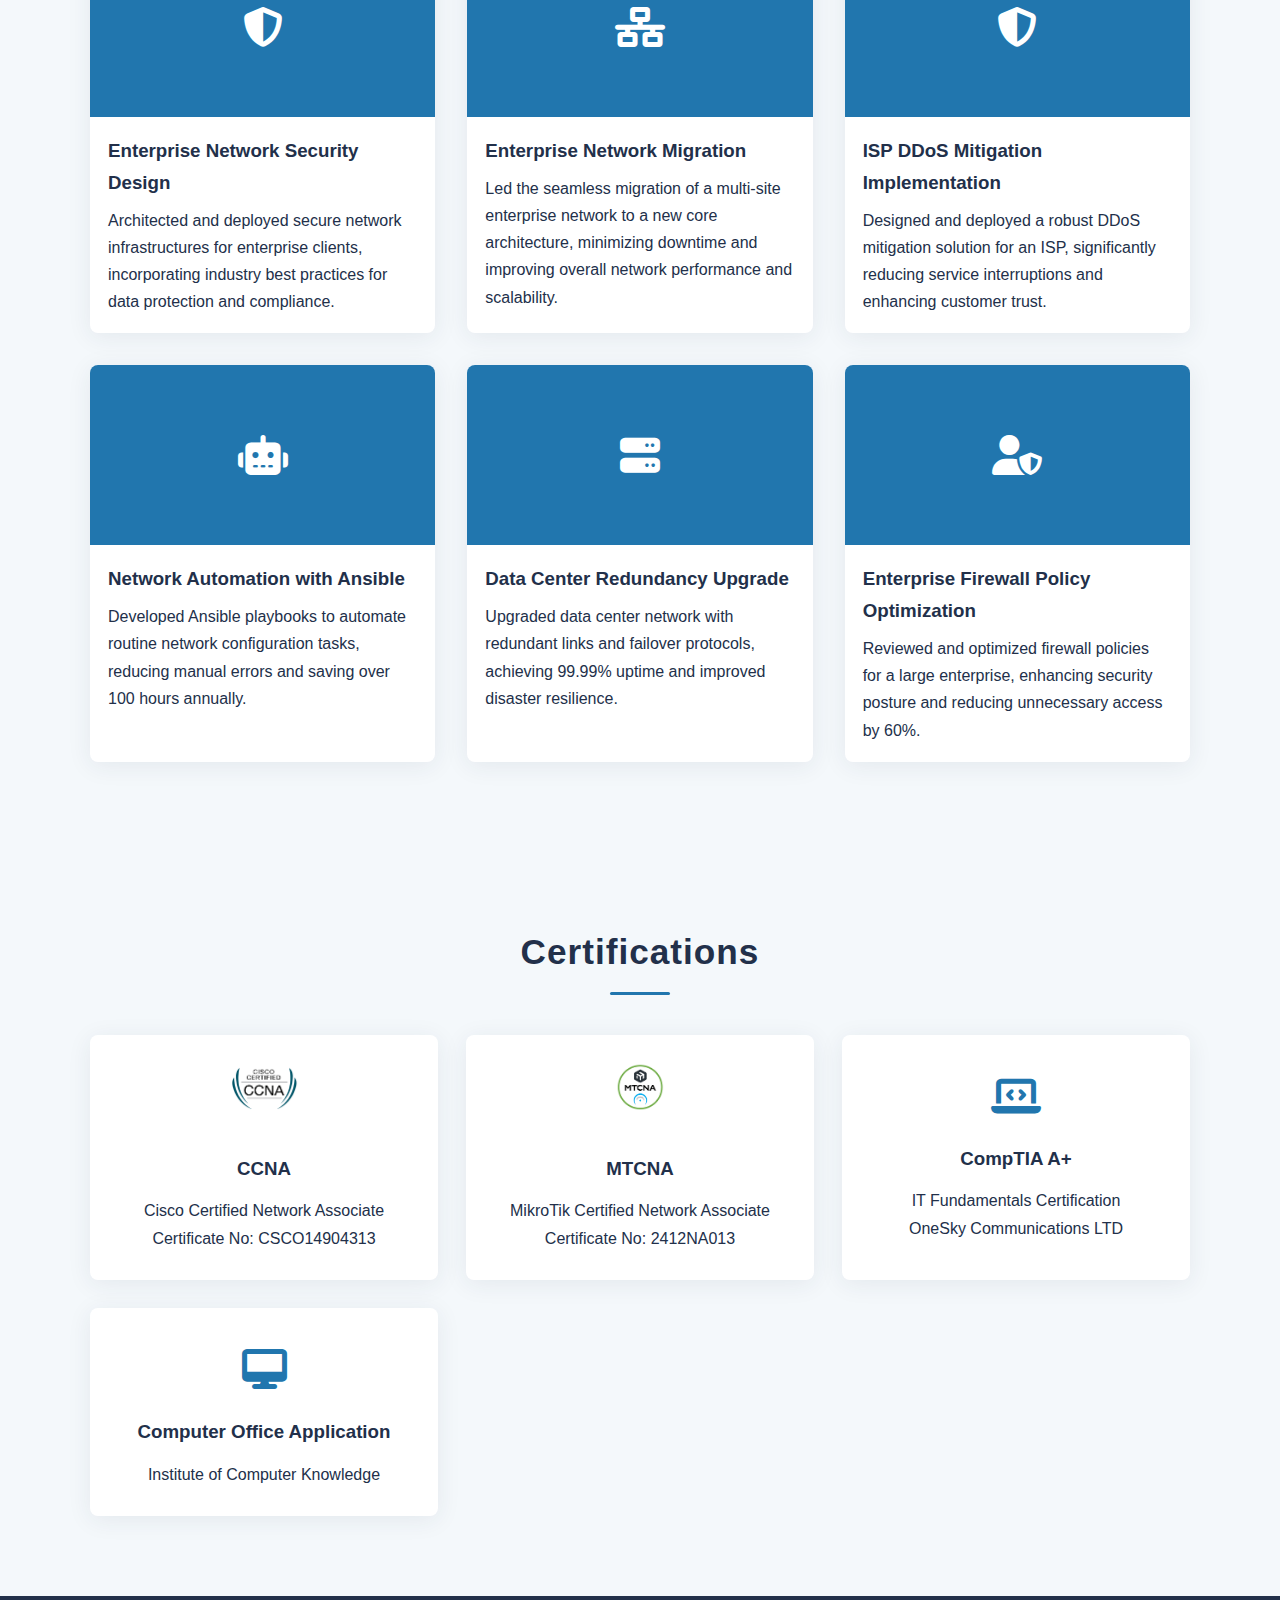
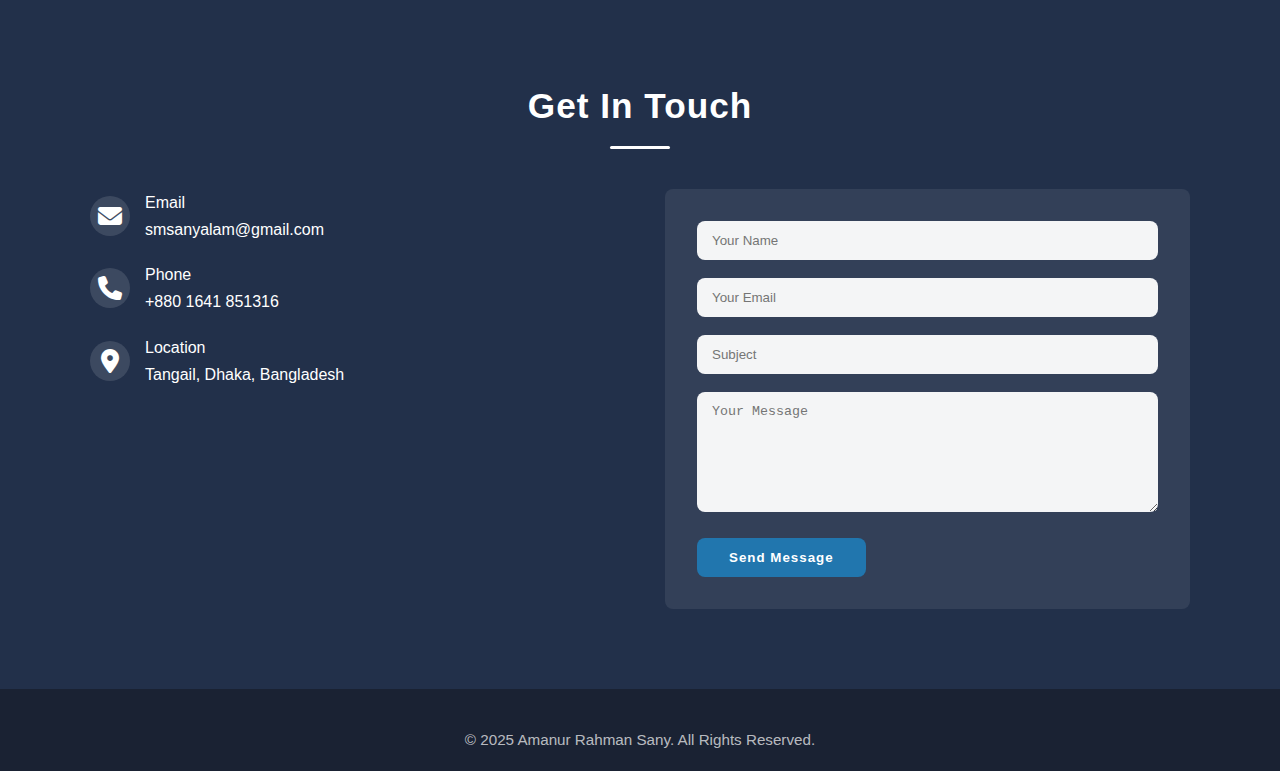
<file: demo4.html>
<!DOCTYPE html>
<html lang="en">
<head>
    <meta charset="UTF-8">
    <meta name="viewport" content="width=device-width, initial-scale=1.0">
    <title>AR Sany - Senior Network Engineer</title>
    <link rel="icon" type="image/x-icon" href="src/favicon.ico" alt="AR Sany smiling in professional attire, facing forward, with a calm and confident expression; background features subtle network-themed graphics and the text AR Sany - Senior Network Engineer displayed clearly">
    <link rel="stylesheet" href="https://cdnjs.cloudflare.com/ajax/libs/font-awesome/6.4.0/css/all.min.css">
    <style>
        :root {
            --primary-color: #22304a;
            --secondary-color: #2176ae;
            --accent-color: #e74c3c;
            --light-color: #f4f8fb;
            --dark-color: #1a2233;
            --text-color: #222;
            --text-light: #7f8c8d;
            --transition: all 0.3s cubic-bezier(.25,.8,.25,1);
            --shadow: 0 4px 24px rgba(34,48,74,0.08);
            --border-radius: 8px;
        }
        * { margin: 0; padding: 0; box-sizing: border-box; }
        body {
            font-family: 'Segoe UI', Tahoma, Geneva, Verdana, sans-serif;
            background: #f4f8fb;
            color: #22304a;
            line-height: 1.7;
        }
        h1, h2, h3, h4, h5, h6 { color: var(--primary-color); margin-bottom: .7em; }
        a { color: var(--secondary-color); text-decoration: none; transition: var(--transition);}
        a:hover { color: var(--accent-color);}
        .container { width: 92%; max-width: 1100px; margin: 0 auto; }
        .section { padding: 80px 0; }
        .section-title {
            text-align: center;
            margin-bottom: 40px;
            font-size: 2.2rem;
            letter-spacing: 1px;
            position: relative;
        }
        .contact-section h11 {
        color: #fff;
        }
        .section-title::after {
            content: '';
            display: block;
            margin: 0 auto;
            margin-top: 10px;
            width: 60px;
            height: 3px;
            background: var(--secondary-color);
            border-radius: 2px;
        }
        .btn {
            display: inline-block;
            padding: 12px 32px;
            background: var(--secondary-color);
            color: #fff;
            border: none;
            border-radius: var(--border-radius);
            font-weight: 600;
            letter-spacing: 1px;
            cursor: pointer;
            transition: var(--transition);
            margin-right: 10px;
        }
        .btn:last-child { margin-right: 0; }
        .btn:hover { background: var(--primary-color);}
        .btn-outline {
            background: transparent;
            border: 2px solid var(--secondary-color);
            color: var(--secondary-color);
        }
        .btn-outline:hover {
            background: var(--secondary-color);
            color: #fff;
        }
        header {
            background: #fff;
            box-shadow: var(--shadow);
            position: fixed;
            width: 100%;
            top: 0;
            z-index: 1000;
        }
        .navbar {
            display: flex;
            justify-content: space-between;
            align-items: center;
            padding: 22px 0;
        }
        .logo {
            font-size: 1.7rem;
            font-weight: 700;
            color: var(--primary-color);
            letter-spacing: 1px;
        }
        .logo span { color: var(--secondary-color);}
        .nav-links { display: flex; }
        .nav-links li { margin-left: 32px; }
        .nav-links a {
            color: var(--text-color);
            font-weight: 500;
            font-size: 1.05rem;
        }
        .nav-links a:hover { color: var(--secondary-color);}
        .hamburger { display: none; cursor: pointer; font-size: 1.7rem;}
        /* Hero */
        .hero {
            background: linear-gradient(120deg, var(--primary-color) 0%, var(--secondary-color) 100%);
            color: #fff;
            padding: 170px 0 110px;
            text-align: center;
        }
        .hero-content h1 {
            font-size: 3.2rem;
            font-weight: 800;
            margin-bottom: 18px;
            color: #fff;
        }
        .hero-content p {
            font-size: 1.25rem;
            max-width: 650px;
            margin: 0 auto 32px;
            color: #e0e6ed;
        }
        .hero-btns {
            display: flex;
            justify-content: center;
            gap: 18px;
            margin-bottom: 18px;
        }
        /* About */
        .about-content {
            display: grid;
            grid-template-columns: 1.1fr 0.9fr;
            gap: 60px;
            align-items: center;
        }
        .about-text h2 { margin-bottom: 18px; }
        .about-text p { margin-bottom: 18px; }
        .about-image {
            text-align: center;
        }
        .profile-img {
            width: 300px;
            height: 300px;
            border-radius: 50%;
            object-fit: cover;
            border: 6px solid var(--secondary-color);
            box-shadow: var(--shadow);
            margin-bottom: 10px;
        }
        .profile-img-placeholder {
            width: 300px; height: 300px;
            border-radius: 50%;
            background: #eaf1f8;
            display: flex; align-items: center; justify-content: center;
            border: 6px solid var(--secondary-color);
            box-shadow: var(--shadow);
            margin: 0 auto 10px;
        }
        .about-contact-list {
            margin-top: 18px;
        }
        .about-contact-list .contact-item {
            margin-bottom: 10px;
            display: flex; align-items: center; gap: 10px;
            color: var(--text-light);
        }
        /* Skills */
        .skills-section { background: var(--light-color);}
        .skills-container {
            display: grid;
            grid-template-columns: repeat(auto-fit, minmax(320px, 1fr));
            gap: 32px;
        }
        .skill-category {
            background: #fff;
            padding: 32px;
            border-radius: var(--border-radius);
            box-shadow: var(--shadow);
        }
        .skill-category h3 { color: var(--secondary-color);}
        .skill-item { margin-bottom: 22px;}
        .skill-info {
            display: flex; justify-content: space-between; margin-bottom: 6px;
        }
        .skill-bar {
            height: 10px;
            background: #e0e0e0;
            border-radius: 5px;
            overflow: hidden;
        }
        .skill-progress {
            height: 100%;
            background: var(--secondary-color);
            width: 0;
            transition: width 1.5s cubic-bezier(.25,.8,.25,1);
        }
        /* Experience */
        .timeline {
            position: relative;
            max-width: 900px;
            margin: 0 auto;
        }
        .timeline::before {
            content: '';
            position: absolute;
            left: 50%;
            top: 0; bottom: 0;
            width: 2px;
            background: var(--secondary-color);
            transform: translateX(-50%);
        }
        .timeline-item {
            position: relative;
            margin-bottom: 55px;
            width: 50%;
            padding: 22px;
        }
        .timeline-item:nth-child(odd) { left: 0;}
        .timeline-item:nth-child(even) { left: 50%;}
        .timeline-content {
            background: #fff;
            padding: 22px;
            border-radius: var(--border-radius);
            box-shadow: var(--shadow);
            position: relative;
        }
        .timeline-content::after {
            content: '';
            position: absolute;
            top: 22px;
            width: 15px; height: 15px;
            background: #fff;
            transform: rotate(45deg);
        }
        .timeline-item:nth-child(odd) .timeline-content::after { right: -7px;}
        .timeline-item:nth-child(even) .timeline-content::after { left: -7px;}
        .timeline-date {
            font-weight: 600;
            color: var(--secondary-color);
            margin-bottom: 10px;
        }
        /* Projects */
        .projects-section { background: var(--light-color);}
        .projects-container {
            display: grid;
            grid-template-columns: repeat(auto-fit, minmax(320px, 1fr));
            gap: 32px;
        }
        .project-card {
            background: #fff;
            border-radius: var(--border-radius);
            overflow: hidden;
            box-shadow: var(--shadow);
            transition: var(--transition);
        }
        .project-card:hover { transform: translateY(-8px);}
        .project-img {
            height: 180px;
            background: var(--secondary-color);
            display: flex; align-items: center; justify-content: center;
            color: #fff; font-size: 2.5rem;
        }
        .project-content { padding: 18px;}
        .project-content h3 { margin-bottom: 8px;}
        /* Certifications */
        .certifications-container {
            display: grid;
            grid-template-columns: repeat(auto-fit, minmax(260px, 1fr));
            gap: 28px;
        }
        .cert-card {
            background: #fff;
            padding: 28px;
            border-radius: var(--border-radius);
            box-shadow: var(--shadow);
            text-align: center;
            transition: var(--transition);
        }
        .cert-card:hover { transform: translateY(-5px);}
        .cert-icon {
            font-size: 2.5rem;
            color: var(--secondary-color);
            margin-bottom: 12px;
        }
        /* Contact */
        .contact-section { background: var(--primary-color); color: #fff;}
        .contact-section .section-title { color: #fff;}
        .contact-section .section-title::after { background: #fff;}
        .contact-container {
            display: grid;
            grid-template-columns: repeat(auto-fit, minmax(320px, 1fr));
            gap: 50px;
        }
        .contact-info { display: flex; flex-direction: column; gap: 18px;}
        .contact-item {
            display: flex; align-items: center; gap: 15px;
        }
        .contact-icon {
            font-size: 1.5rem;
            width: 40px; height: 40px;
            background: rgba(255,255,255,0.12);
            border-radius: 50%;
            display: flex; align-items: center; justify-content: center;
        }
        .contact-form {
            background: rgba(255,255,255,0.08);
            padding: 32px;
            border-radius: var(--border-radius);
        }
        .form-group { margin-bottom: 18px;}
        .form-control {
            width: 100%;
            padding: 12px 15px;
            border: none;
            border-radius: var(--border-radius);
            background: rgba(255,255,255,0.95);
        }
        textarea.form-control { min-height: 120px; resize: vertical;}
        /* Footer */
        footer {
            background: var(--dark-color);
            color: #fff;
            padding: 38px 0 18px;
            text-align: center;
        }
        .social-links {
            display: flex; justify-content: center; gap: 18px; margin-bottom: 18px;
        }
        .social-link {
            width: 40px; height: 40px;
            background: rgba(255,255,255,0.10);
            border-radius: 50%;
            display: flex; align-items: center; justify-content: center;
            transition: var(--transition);
            color: #fff;
            font-size: 1.2rem;
        }
        .social-link:hover {
            background: var(--secondary-color);
            color: #fff;
            transform: translateY(-4px);
        }
        .copyright {
            font-size: 0.95rem;
            color: rgba(255,255,255,0.7);
        }
        /* Responsive */
        @media (max-width: 992px) {
            .about-content { grid-template-columns: 1fr;}
            .timeline::before { left: 30px;}
            .timeline-item { width: 100%; padding-left: 70px; padding-right: 0;}
            .timeline-item:nth-child(even) { left: 0;}
            .timeline-item:nth-child(odd) .timeline-content::after,
            .timeline-item:nth-child(even) .timeline-content::after { left: -7px; right: auto;}
        }
        @media (max-width: 768px) {
            .nav-links {
                position: fixed;
                top: 70px; left: -100%;
                width: 100%; height: calc(100vh - 70px);
                background: #fff;
                flex-direction: column;
                align-items: center;
                justify-content: flex-start;
                padding-top: 50px;
                transition: var(--transition);
            }
            .nav-links.active { left: 0;}
            .nav-links li { margin: 15px 0;}
            .hamburger { display: block;}
            .hero-content h1 { font-size: 2.2rem;}
            .hero-btns { flex-direction: column; align-items: center;}
        }
        @media (max-width: 576px) {
            .section { padding: 55px 0;}
            .hero { padding: 100px 0 60px;}
            .hero-content h1 { font-size: 1.5rem;}
        }
        /* Modern Hero Section */
        .modern-hero {
  background: #f4f8fb;
  padding: 80px 0 60px 0;
}
.modern-hero-container {
  display: flex;
  align-items: center;
  justify-content: center;
  max-width: 1200px;
  margin: 0 auto;
  gap: 60px;
  flex-wrap: wrap;
}
.modern-hero-left {
  flex: 1 1 420px;
  min-width: 320px;
}
.modern-hero-left h1 {
  font-size: 3rem;
  font-weight: 800;
  color: #22304a;
  margin-bottom: 18px;
  line-height: 1.1;
}
.modern-hero-left .highlight {
  color: #4a9cff;
  display: block;
}
.modern-hero-summary {
  font-size: 1.15rem;
  color: #4a5876;
  margin-bottom: 32px;
  max-width: 600px;
}
.modern-hero-btns {
  display: flex;
  gap: 18px;
  margin-bottom: 24px;
}
.modern-btn {
  display: inline-flex;
  align-items: center;
  gap: 8px;
  padding: 14px 28px;
  border-radius: 12px;
  font-size: 1rem;
  font-weight: 600;
  border: none;
  background: #e9eef6;
  color: #22304a;
  text-decoration: none;
  transition: background 0.2s, color 0.2s;
  box-shadow: 0 2px 8px rgba(34,48,74,0.06);
}
.modern-btn.primary {
  background: #4a9cff;
  color: #fff;
}
.modern-btn.primary:hover {
  background: #2176ae;
}
.modern-btn:hover {
  background: #dbeafe;
  color: #2176ae;
}
.modern-hero-socials {
  display: flex;
  gap: 12px;
  margin-top: 18px;
}
.modern-hero-socials a {
  display: inline-flex;
  align-items: center;
  justify-content: center;
  width: 38px;
  height: 38px;
  background: #fff;
  border-radius: 8px;
  color: #22304a;
  font-size: 1.2rem;
  box-shadow: 0 2px 8px rgba(34,48,74,0.06);
  transition: background 0.2s, color 0.2s;
}
.modern-hero-socials a:hover {
  background: #4a9cff;
  color: #fff;
}
.modern-hero-right {
  flex: 1 1 400px;
  min-width: 320px;
  display: flex;
  align-items: center;
  justify-content: center;
}
.modern-hero-imgbox {
  position: relative;
  border-radius: 24px;
  overflow: hidden;
  box-shadow: 0 8px 32px rgba(34,48,74,0.10);
  background: #fff;
}
.modern-hero-img {
  width: 420px;
  height: 320px;
  object-fit: cover;
  display: block;
  border-radius: 24px;
}
.modern-hero-exp {
  position: absolute;
  bottom: 18px;
  left: 18px;
  background: #fff;
  color: #2176ae;
  padding: 10px 22px;
  border-radius: 12px;
  font-weight: 600;
  font-size: 1.05rem;
  box-shadow: 0 2px 8px rgba(34,48,74,0.10);
  display: flex;
  align-items: center;
  gap: 10px;
}
@media (max-width: 900px) {
  .modern-hero-container {
    flex-direction: column;
    gap: 40px;
    align-items: flex-start;
  }
  .modern-hero-img {
    width: 100%;
    max-width: 350px;
    height: 240px;
  }
}
@media (max-width: 600px) {
  .modern-hero-left h1 {
    font-size: 2rem;
  }
  .modern-hero-img {
    max-width: 100%;
    height: 180px;
  }
}
    </style>
</head>
<body>
    <!-- Header -->
    <header>
        <div class="container">
            <nav class="navbar">
                <a  class="logo">AR Sany</a>
                <ul class="nav-links">
                    <li><a href="#home">Home</a></li>
                    <li><a href="#about">About</a></li>
                    <li><a href="#skills">Skills</a></li>
                    <li><a href="#experience">Experience</a></li>
                    <li><a href="#projects">Projects</a></li>
                    <li><a href="#certifications">Certifications</a></li>
                    <li><a href="#contact">Contact</a></li>
                </ul>
                <div class="hamburger">
                    <i class="fas fa-bars"></i>
                </div>
            </nav>
        </div>
    </header>

    <!-- Hero Section -->
    <section id="home" class="modern-hero">
  <div class="modern-hero-container">
    <div class="modern-hero-left">
      <h1>
        Amanur Rahman Sany <span class="highlight">Sr. Support Engineer </span>
      </h1>
      <p class="modern-hero-summary">
        Accomplished Senior Network Engineer & Core Team with over 2 years of experience in enterprise network architecture, implementation, and optimization. Advanced expertise in core routing and switching, network security, and automation. Recognized for leading high-performing teams, managing complex projects, and delivering robust, scalable solutions that enhance operational efficiency and business continuity.
      </p>
      <div class="modern-hero-btns">
        <a href="#contact" class="modern-btn primary"><i class="fas fa-envelope"></i> Get In Touch</a>
        <a href="src/AR SanyCV.pdf" class="modern-btn" target="_blank"><i class="fas fa-download"></i> Download Resume</a>
      </div>
      <div class="modern-hero-socials">
        <a href="https://linkedin.com/in/amanur-rahman-sany" target="_blank"><i class="fab fa-linkedin-in"></i></a>
        <a href="https://github.com/amanurrahmansany" target="_blank"><i class="fab fa-github"></i></a>
        <a href="https://facebook.com/amanur.rahman.sany" target="_blank"><i class="fab fa-facebook-f"></i></a>
        <a href="mailto:smsanyalam@gmail.com"><i class="fas fa-envelope"></i></a>
      </div>
    </div>
    <div class="modern-hero-right">
      <div class="modern-hero-imgbox">
        <img src="src/network_engineer_hero_1.jpeg" alt="Network Team" class="modern-hero-img">
        <div class="modern-hero-exp">
          <i class="fas fa-network-wired"></i> 2+ Years Experience
        </div>
      </div>
    </div>
  </div>
</section>

    <!-- About Section -->
    <section id="about" class="section">
        <div class="container">
            <h2 class="section-title">About Me</h2>
            <div class="about-content">
                <div class="about-text">
                    <h2>Professional Profile</h2>
                    <p>
                        I am a results-driven Senior Support Engineer and Network Specialist with a proven track record in NOC operations, network design, and technical leadership. My expertise includes leading high-performing teams, optimizing network performance, and implementing innovative solutions to complex challenges.
                    </p>
                    <p>
                        I am committed to delivering operational excellence and driving continuous improvement. Currently, I serve as a Senior Support Engineer (Core Team) at OneSky Communications LTD, where I focus on network reliability, automation, and team mentorship.
                    </p>
                </div>
                <div class="about-image">
                    <div class="profile-img-placeholder">
                        <!-- Replace with your photo if available -->
                        <img src="src/IMG_gt.png" alt="Amanur Rahman Sany" class="profile-img">
                    </div>
                </div>
            </div>
        </div>
    </section>

    <!-- Skills Section -->
    <section id="skills" class="section skills-section">
        <div class="container">
            <h2 class="section-title">Technical Skills</h2>
            <div class="skills-container">
                <div class="skill-category">
                    <h3>Network Architecture & Core</h3>
                    <div class="skill-item">
                        <div class="skill-info">
                            <span>Network Architecture (Core)</span>
                            <span>95%</span>
                        </div>
                        <div class="skill-bar">
                            <div class="skill-progress" data-width="95"></div>
                        </div>
                    </div>
                    <div class="skill-item">
                        <div class="skill-info">
                            <span>Cisco Technologies</span>
                            <span>90%</span>
                        </div>
                        <div class="skill-bar">
                            <div class="skill-progress" data-width="90"></div>
                        </div>
                    </div>
                    <div class="skill-item">
                        <div class="skill-info">
                            <span>Juniper Technologies</span>
                            <span>80%</span>
                        </div>
                        <div class="skill-bar">
                            <div class="skill-progress" data-width="80"></div>
                        </div>
                    </div>
                    <div class="skill-item">
                        <div class="skill-info">
                            <span>MikroTik Technologies</span>
                            <span>85%</span>
                        </div>
                        <div class="skill-bar">
                            <div class="skill-progress" data-width="85"></div>
                        </div>
                    </div>
                    <div class="skill-item">
                        <div class="skill-info">
                            <span>Switching Technology (VLAN, STP, LACP)</span>
                            <span>88%</span>
                        </div>
                        <div class="skill-bar">
                            <div class="skill-progress" data-width="88"></div>
                        </div>
                    </div>
                    <div class="skill-item">
                        <div class="skill-info">
                            <span>SD-WAN</span>
                            <span>80%</span>
                        </div>
                        <div class="skill-bar">
                            <div class="skill-progress" data-width="80"></div>
                        </div>
                    </div>
                    <div class="skill-item">
                        <div class="skill-info">
                            <span>Cloud Networking</span>
                            <span>82%</span>
                        </div>
                        <div class="skill-bar">
                            <div class="skill-progress" data-width="82"></div>
                        </div>
                    </div>
                </div>
                <div class="skill-category">
                    <h3>Protocols & Security</h3>
                    <div class="skill-item">
                        <div class="skill-info">
                            <span>BGP / OSPF / EIGRP</span>
                            <span>92%</span>
                        </div>
                        <div class="skill-bar">
                            <div class="skill-progress" data-width="92"></div>
                        </div>
                    </div>
                    <div class="skill-item">
                        <div class="skill-info">
                            <span>Network Security</span>
                            <span>88%</span>
                        </div>
                        <div class="skill-bar">
                            <div class="skill-progress" data-width="88"></div>
                        </div>
                    </div>
                    <div class="skill-item">
                        <div class="skill-info">
                            <span>Firewall & VPN</span>
                            <span>85%</span>
                        </div>
                        <div class="skill-bar">
                            <div class="skill-progress" data-width="85"></div>
                        </div>
                    </div>
                    <div class="skill-item">
                        <div class="skill-info">
                            <span>QoS & Traffic Engineering</span>
                            <span>85%</span>
                        </div>
                        <div class="skill-bar">
                            <div class="skill-progress" data-width="85"></div>
                        </div>
                    </div>
                    <div class="skill-item">
                        <div class="skill-info">
                            <span>IPv6 Implementation</span>
                            <span>80%</span>
                        </div>
                        <div class="skill-bar">
                            <div class="skill-progress" data-width="80"></div>
                        </div>
                    </div>
                    <div class="skill-item">
                        <div class="skill-info">
                            <span>IPSec / SSL VPN</span>
                            <span>85%</span>
                        </div>
                        <div class="skill-bar">
                            <div class="skill-progress" data-width="85"></div>
                        </div>
                    </div>
                    <div class="skill-item">
                        <div class="skill-info">
                            <span>AAA (RADIUS, TACACS+)</span>
                            <span>80%</span>
                        </div>
                        <div class="skill-bar">
                            <div class="skill-progress" data-width="80"></div>
                        </div>
                    </div>
                </div>
                <div class="skill-category">
                    <h3>Automation & Monitoring</h3>
                    <div class="skill-item">
                        <div class="skill-info">
                            <span>Python / Automation</span>
                            <span>85%</span>
                        </div>
                        <div class="skill-bar">
                            <div class="skill-progress" data-width="85"></div>
                        </div>
                    </div>
                    <div class="skill-item">
                        <div class="skill-info">
                            <span>Ansible / Scripting</span>
                            <span>80%</span>
                        </div>
                        <div class="skill-bar">
                            <div class="skill-progress" data-width="80"></div>
                        </div>
                    </div>
                    <div class="skill-item">
                        <div class="skill-info">
                            <span>Network Monitoring (Cacti, PRTG, Zabbix)</span>
                            <span>90%</span>
                        </div>
                        <div class="skill-bar">
                            <div class="skill-progress" data-width="90"></div>
                        </div>
                    </div>
                    <div class="skill-item">
                        <div class="skill-info">
                            <span>Linux / Windows Server</span>
                            <span>80%</span>
                        </div>
                        <div class="skill-bar">
                            <div class="skill-progress" data-width="80"></div>
                        </div>
                    </div>
                    <div class="skill-item">
                        <div class="skill-info">
                            <span>Prometheus &amp; Grafana</span>
                            <span>75%</span>
                        </div>
                        <div class="skill-bar">
                            <div class="skill-progress" data-width="75"></div>
                        </div>
                    </div>
                    <div class="skill-item">
                        <div class="skill-info">
                            <span>REST API Integration</span>
                            <span>80%</span>
                        </div>
                        <div class="skill-bar">
                            <div class="skill-progress" data-width="80"></div>
                        </div>
                    </div>
                    <div class="skill-item">
                        <div class="skill-info">
                            <span>SNMP &amp; NetFlow Analysis</span>
                            <span>85%</span>
                        </div>
                        <div class="skill-bar">
                            <div class="skill-progress" data-width="85"></div>
                        </div>
                    </div>
                </div>
            </div>
        </div>
    </section>

    <!-- Experience Section -->
    <section id="experience" class="section">
        <div class="container">
            <h2 class="section-title">Professional Experience</h2>
            <div class="timeline">
                <div class="timeline-item">
                    <div class="timeline-content">
                        <div class="timeline-date">2025 – Present</div>
                        <h3>Senior Support Engineer (Core Team)</h3>
                        <h4>OneSky Communications LTD.</h4>
                        <ul>
                            <li>Lead and mentor NOC engineers, fostering a culture of technical excellence.</li>
                            <li>Oversee daily NOC operations, ensuring high network availability and performance.</li>
                            <li>Design and implement network upgrades and automation initiatives.</li>
                            <li>Present performance analytics and recommendations to senior management.</li>
                        </ul>
                    </div>
                </div>
                <div class="timeline-item">
                    <div class="timeline-content">
                        <div class="timeline-date">2023 – 2024</div>
                        <h3>Support Engineer</h3>
                        <h4>OneSky Communications LTD. | NOC Department</h4>
                        <ul>
                            <li>Implemented robust network solutions to ensure SLA compliance.</li>
                            <li>Optimized network infrastructure using advanced monitoring tools.</li>
                            <li>Led automation projects using Python and Ansible, reducing manual workload by 70%.</li>
                        </ul>
                    </div>
                </div>
                <div class="timeline-item">
                    <div class="timeline-content">
                        <div class="timeline-date">Apr – May 2023</div>
                        <h3>Customer Care Executive</h3>
                        <h4>OneSky Communications LTD. | Technical Department</h4>
                        <ul>
                            <li>Introduced structured diagnostic procedures, reducing troubleshooting time by 60%.</li>
                            <li>Provided technical support via phone, email, and ticketing systems.</li>
                        </ul>
                    </div>
                </div>
                <div class="timeline-item">
                    <div class="timeline-content">
                        <div class="timeline-date">2017 – 2023</div>
                        <h3>IT Head</h3>
                        <h4>Hasan KG and Academic School</h4>
                        <ul>
                            <li>Managed IT department, overseeing technical support and network administration.</li>
                            <li>Implemented secure network plans and trained staff on IT best practices.</li>
                        </ul>
                    </div>
                </div>
            </div>
        </div>
    </section>

    <!-- Projects Section -->
    <section id="projects" class="section projects-section">
        <div class="container">
            <h2 class="section-title">Key Projects</h2>
            <div class="projects-container">
                <div class="project-card">
                    <div class="project-img">
                        <i class="fas fa-code"></i>
                    </div>
                    <div class="project-content">
                        <h3>SSH/Telnet User Management Automation</h3>
                        <p>Developed a Python-based automation tool to manage SSH/Telnet users across 50+ BDCOM and MikroTik devices, reducing configuration time by 70% and improving security compliance.</p>
                    </div>
                </div>
                <div class="project-card">
                    <div class="project-img">
                        <i class="fas fa-server"></i>
                    </div>
                    <div class="project-content">
                        <h3>Automated Router Configuration Deployment</h3>
                        <p>Designed and deployed an automation solution for router configuration, minimizing human error and accelerating network setup processes.</p>
                    </div>
                </div>
                <div class="project-card">
                    <div class="project-img">
                        <i class="fas fa-chart-line"></i>
                    </div>
                    <div class="project-content">
                        <h3>QoS Optimization for ISP Networks</h3>
                        <p>Implemented advanced Quality of Service strategies for ISP networks, resulting in enhanced performance and improved customer experience.</p>
                    </div>
                </div>
                <div class="project-card">
                    <div class="project-img">
                        <i class="fas fa-shield-alt"></i>
                    </div>
                    <div class="project-content">
                        <h3>Enterprise Network Security Design</h3>
                        <p>Architected and deployed secure network infrastructures for enterprise clients, incorporating industry best practices for data protection and compliance.</p>
                    </div>
                </div>
                <div class="project-card">
                    <div class="project-img">
                        <i class="fas fa-network-wired"></i>
                    </div>
                    <div class="project-content">
                        <h3>Enterprise Network Migration</h3>
                        <p>Led the seamless migration of a multi-site enterprise network to a new core architecture, minimizing downtime and improving overall network performance and scalability.</p>
                    </div>
                </div>
                <div class="project-card">
                    <div class="project-img">
                        <i class="fas fa-shield-alt"></i>
                    </div>
                    <div class="project-content">
                        <h3>ISP DDoS Mitigation Implementation</h3>
                        <p>Designed and deployed a robust DDoS mitigation solution for an ISP, significantly reducing service interruptions and enhancing customer trust.</p>
                    </div>
                </div>
                <div class="project-card">
                    <div class="project-img">
                        <i class="fas fa-robot"></i>
                    </div>
                    <div class="project-content">
                        <h3>Network Automation with Ansible</h3>
                        <p>Developed Ansible playbooks to automate routine network configuration tasks, reducing manual errors and saving over 100 hours annually.</p>
                    </div>
                </div>
                <div class="project-card">
                    <div class="project-img">
                        <i class="fas fa-server"></i>
                    </div>
                    <div class="project-content">
                        <h3>Data Center Redundancy Upgrade</h3>
                        <p>Upgraded data center network with redundant links and failover protocols, achieving 99.99% uptime and improved disaster resilience.</p>
                    </div>
                </div>
                <div class="project-card">
                    <div class="project-img">
                        <i class="fas fa-user-shield"></i>
                    </div>
                    <div class="project-content">
                        <h3>Enterprise Firewall Policy Optimization</h3>
                        <p>Reviewed and optimized firewall policies for a large enterprise, enhancing security posture and reducing unnecessary access by 60%.</p>
                    </div>
                </div>
            </div>
        </div>
    </section>

    <!-- Certifications Section -->
    <section id="certifications" class="section">
        <div class="container">
            <h2 class="section-title">Certifications</h2>
            <div class="certifications-container">
                <div class="cert-card">
                    <div class="cert-icon">
                        <img src="src/ccna.png" alt="CCNA Logo" style="height:48px; margin-bottom:10px;">
                    </div>
                    <h3>CCNA</h3>
                    <p>Cisco Certified Network Associate</p>
                    <p>Certificate No: CSCO14904313</p>
                </div>
                <div class="cert-card">
                    <div class="cert-icon">
                        <img src="src/mtcna.png" alt="MTCNA Logo" style="height:48px; margin-bottom:10px;">
                    </div>
                    <h3>MTCNA</h3>
                    <p>MikroTik Certified Network Associate</p>
                    <p>Certificate No: 2412NA013</p>
                </div>
                <div class="cert-card">
                    <div class="cert-icon">
                        <i class="fas fa-laptop-code"></i>
                    </div>
                    <h3>CompTIA A+</h3>
                    <p>IT Fundamentals Certification</p>
                    <p>OneSky Communications LTD</p>
                </div>
                <div class="cert-card">
                    <div class="cert-icon">
                        <i class="fas fa-desktop"></i>
                    </div>
                    <h3>Computer Office Application</h3>
                    <p>Institute of Computer Knowledge</p>
                </div>
            </div>
        </div>
    </section>

    <!-- Contact Section -->
    <section id="contact" class="section contact-section">
        <div class="container">
            <h2 class="section-title">Get In Touch</h2>
            <div class="contact-container">
                <div class="contact-info">
                    <div class="contact-item">
                        <div class="contact-icon">
                            <i class="fas fa-envelope"></i>
                        </div>
                        <div>
                            <h11>Email</h11>
                            <p><a href="mailto:smsanyalam@gmail.com" style="color:#fff;">smsanyalam@gmail.com</a></p>
                        </div>
                    </div>
                    <div class="contact-item">
                        <div class="contact-icon">
                            <i class="fas fa-phone"></i>
                        </div>
                        <div>
                            <h11>Phone</h11>
                            <p><a href="tel:+8801641851316" style="color:#fff;">+880 1641 851316</a></p>
                        </div>
                    </div>
                    <div class="contact-item">
                        <div class="contact-icon">
                            <i class="fas fa-map-marker-alt"></i>
                        </div>
                        <div>
                            <h11>Location</h11>
                            <p>Tangail, Dhaka, Bangladesh</p>
                        </div>
                    </div>
                </div>
                <div class="contact-form">
                    <form id="contactForm">
                        <div class="form-group">
                            <input type="text" class="form-control" placeholder="Your Name" required>
                        </div>
                        <div class="form-group">
                            <input type="email" class="form-control" placeholder="Your Email" required>
                        </div>
                        <div class="form-group">
                            <input type="text" class="form-control" placeholder="Subject" required>
                        </div>
                        <div class="form-group">
                            <textarea class="form-control" placeholder="Your Message" required></textarea>
                        </div>
                        <button type="submit" class="btn">Send Message</button>
                    </form>
                </div>
            </div>
        </div>
    </section>

    <!-- Footer -->
    <footer>
        <div class="container">
            <p class="copyright">&copy; 2025 Amanur Rahman Sany. All Rights Reserved.</p>
        </div>
    </footer>

    <script>
        // Mobile Navigation Toggle
        const hamburger = document.querySelector('.hamburger');
        const navLinks = document.querySelector('.nav-links');
        hamburger.addEventListener('click', () => {
            navLinks.classList.toggle('active');
        });
        // Close mobile menu when clicking on a link
        document.querySelectorAll('.nav-links a').forEach(link => {
            link.addEventListener('click', () => {
                navLinks.classList.remove('active');
            });
        });
        // Animate skill bars when they come into view
        const skillBars = document.querySelectorAll('.skill-progress');
        const animateSkillBars = () => {
            skillBars.forEach(bar => {
                const barPosition = bar.getBoundingClientRect().top;
                const screenPosition = window.innerHeight / 1.3;
                if (barPosition < screenPosition) {
                    const width = bar.getAttribute('data-width');
                    bar.style.width = width + '%';
                }
            });
        };
        window.addEventListener('scroll', animateSkillBars);
        // Form submission handler
        const contactForm = document.getElementById('contactForm');
        contactForm.addEventListener('submit', (e) => {
            e.preventDefault();
            alert('Thank you for your message! I will get back to you soon.');
            contactForm.reset();
        });
        // Smooth scrolling for anchor links
        document.querySelectorAll('a[href^="#"]').forEach(anchor => {
            anchor.addEventListener('click', function(e) {
                e.preventDefault();
                const targetId = this.getAttribute('href');
                if (targetId === '#') return;
                const targetElement = document.querySelector(targetId);
                if (targetElement) {
                    window.scrollTo({
                        top: targetElement.offsetTop - 70,
                        behavior: 'smooth'
                    });
                }
            });
        });
    </script>
</body>
</html>
</file>
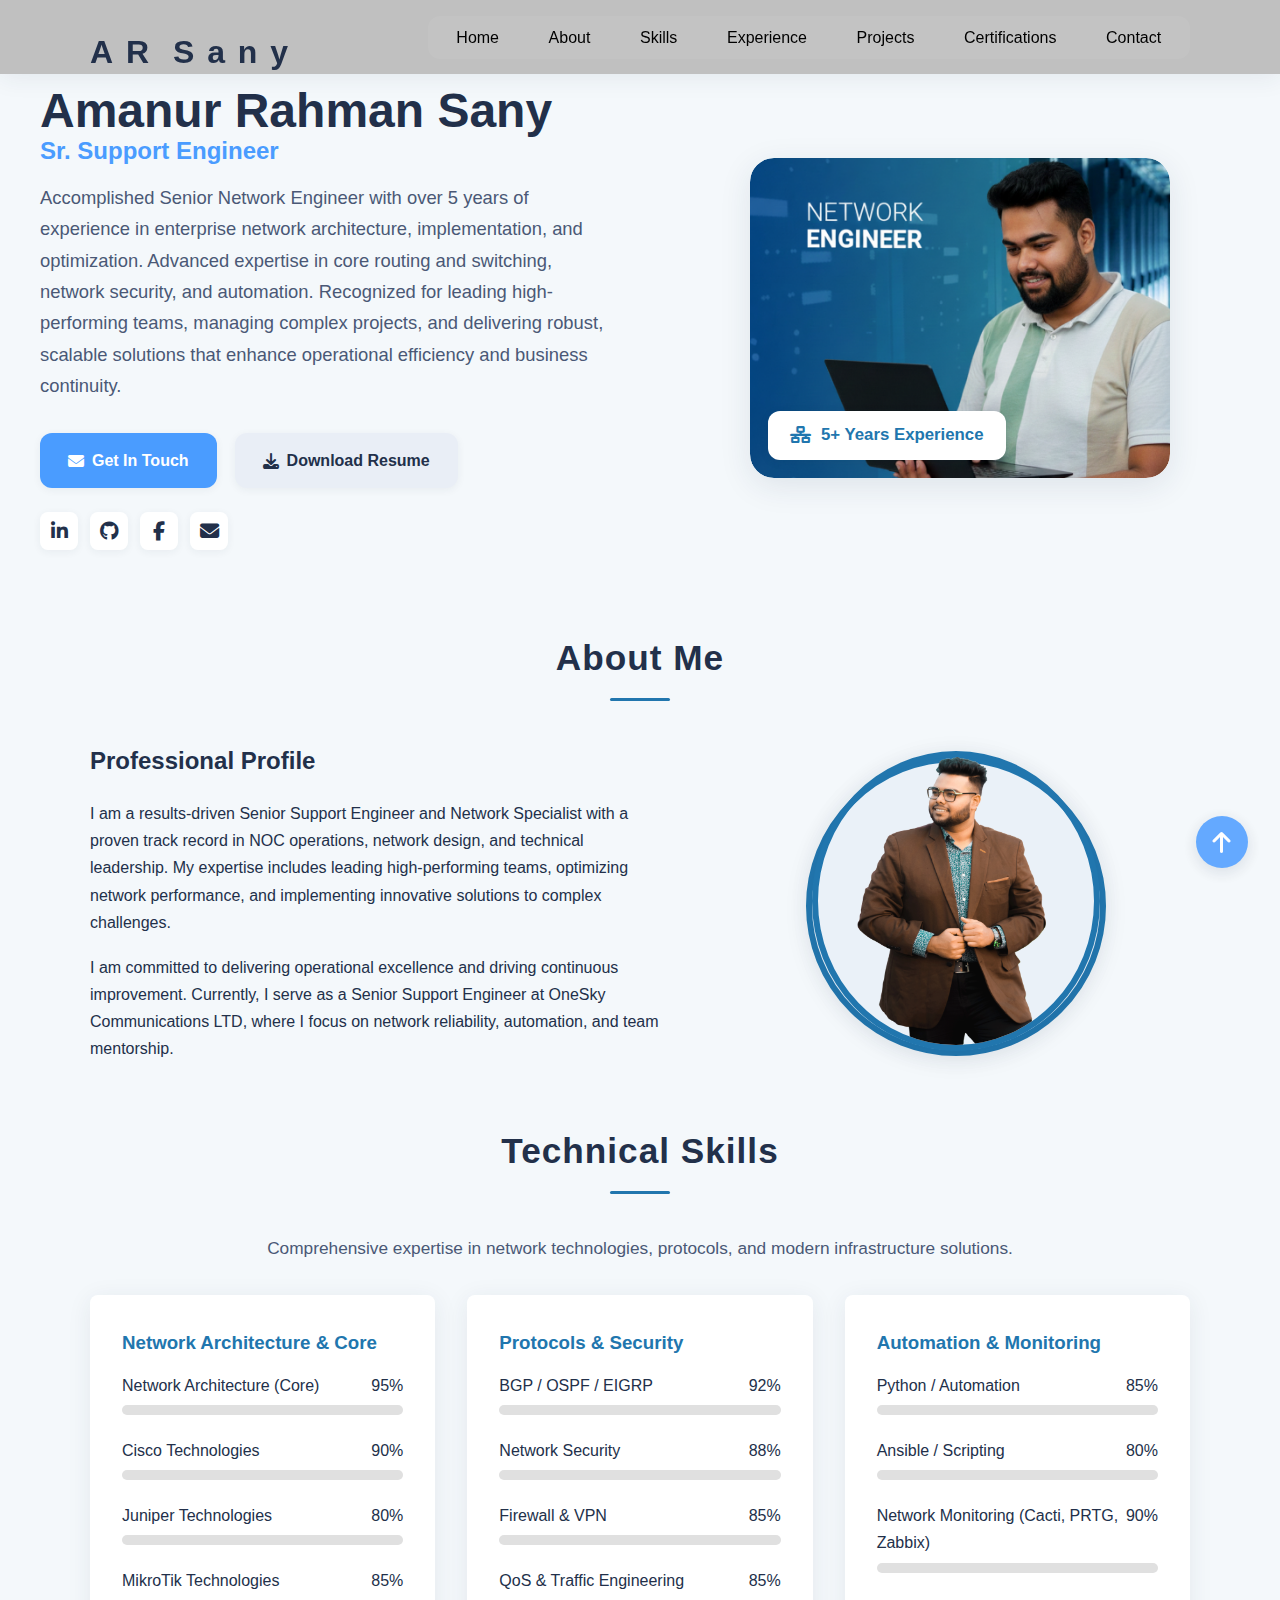
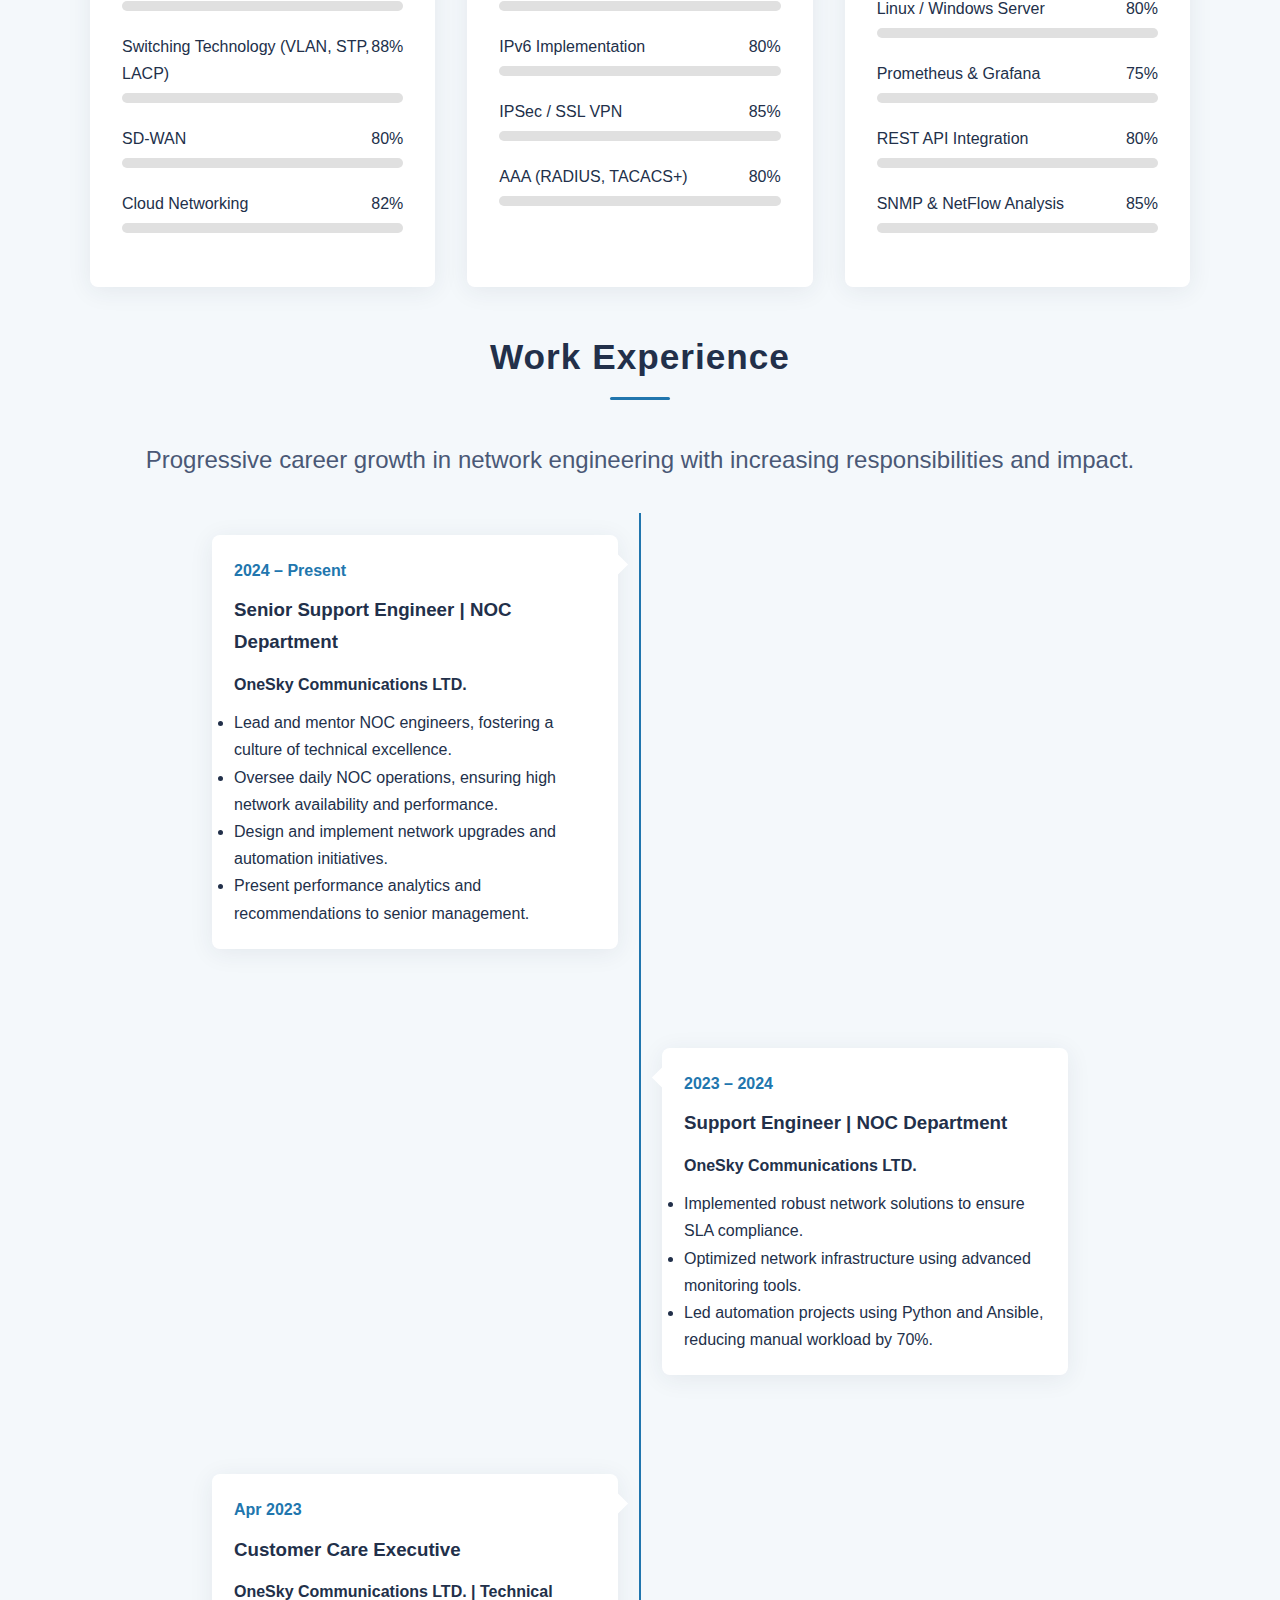
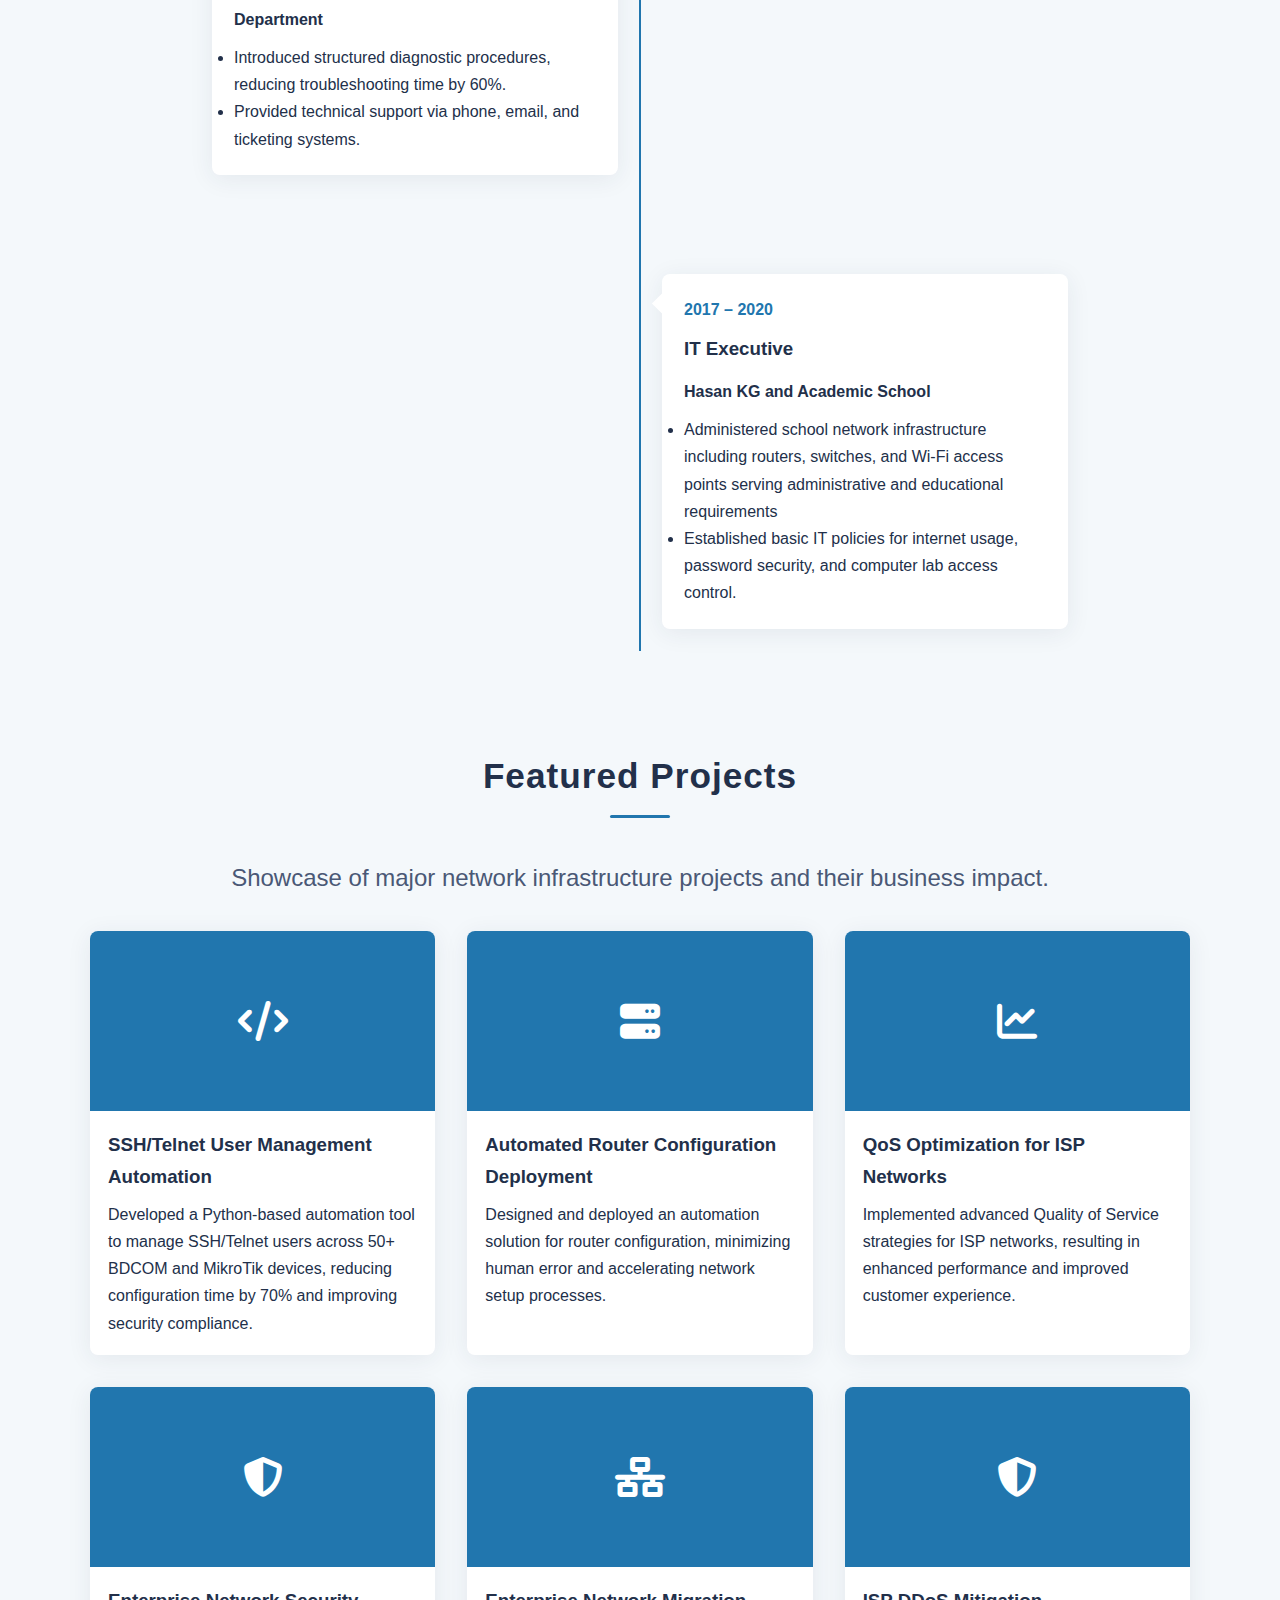
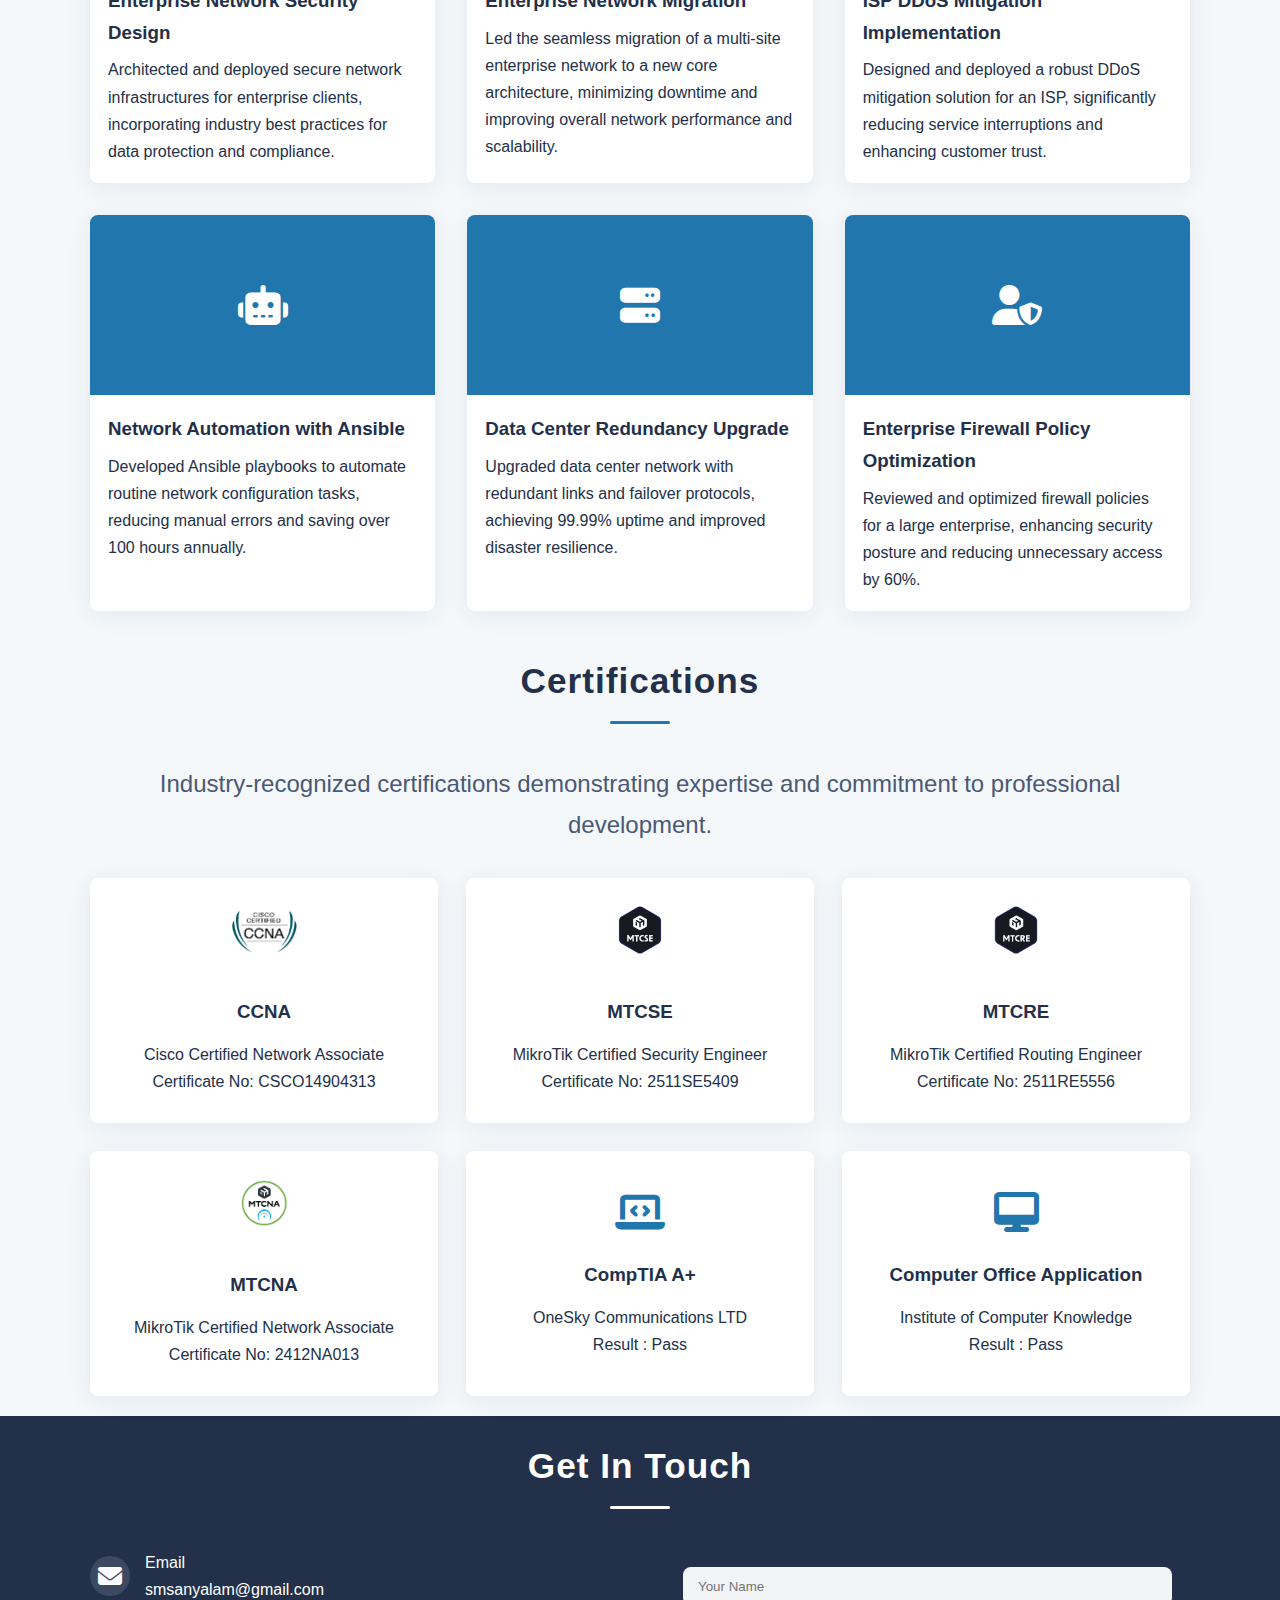
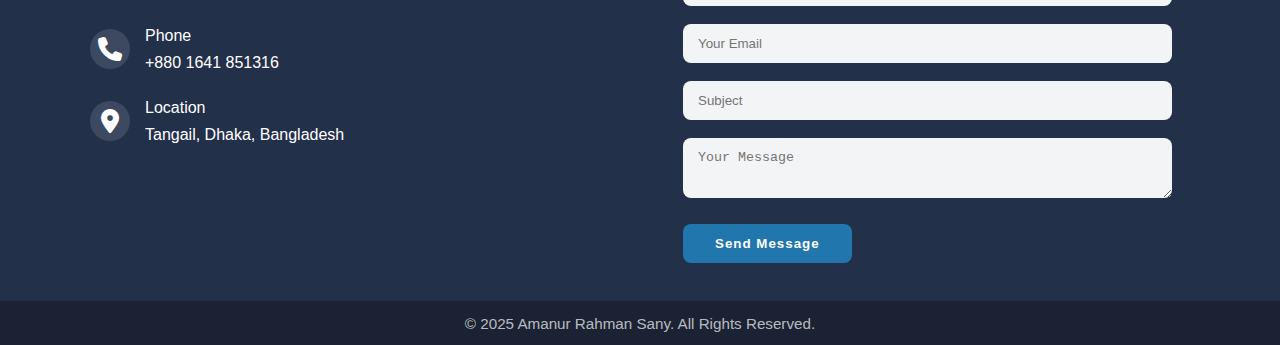
<file: index-30.html>
<!DOCTYPE html>
<html lang="en">
<head>
    <meta charset="UTF-8">
    <meta name="viewport" content="width=device-width, initial-scale=1.0">
    <title>AR Sany - Senior Support Engineer </title>
    <link rel="icon" type="image/x-icon" href="src/favicon.ico" alt="AR Sany smiling in professional attire, facing forward, with a calm and confident expression; background features subtle network-themed graphics and the text AR Sany - Senior Network Engineer displayed clearly">
    <link rel="stylesheet" href="https://cdnjs.cloudflare.com/ajax/libs/font-awesome/6.4.0/css/all.min.css">
    <link rel="stylesheet" href="src/style.css">
</head>
<body>
   <!--- Prevent right-click, drag, and context menu -->     
    <body oncontextmenu="return false;"></body>
    <!-- prevent drag and text selection 
        onselectstart="return false;" 
      ondragstart="return false;"></body> -->     
    <!-- Header -->
    <header>
        <div class="container">
            <nav class="navbar">
                <a class="logo">
                  <span>A</span>
                  <span>R</span>
                  <span> </span>
                  <span>S</span>
                  <span>a</span>
                  <span>n</span>
                  <span>y</span>
                </a>
                <ul class="nav-links">
                    <li><a href="#home">Home</a></li>
                    <li><a href="#about">About</a></li>
                    <li><a href="#skills">Skills</a></li>
                    <li><a href="#experience">Experience</a></li>
                    <li><a href="#projects">Projects</a></li>
                    <li><a href="#certifications">Certifications</a></li>
                    <li><a href="#contact">Contact</a></li>
                </ul>
                <div class="hamburger">
                    <i class="fas fa-bars"></i>
                </div>
            </nav>
        </div>
    </header>
    <!-- Hero Section -->
    <section id="home" class="modern-hero">
  <div class="modern-hero-container">
    <div class="modern-hero-left">
      <h1>
        Amanur Rahman Sany <span class="highlight">Sr. Support Engineer </span>
      </h1>
      <p class="modern-hero-summary">
        Accomplished Senior Network Engineer with over 5 years of experience in enterprise network architecture, implementation, and optimization. Advanced expertise in core routing and switching, network security, and automation. Recognized for leading high-performing teams, managing complex projects, and delivering robust, scalable solutions that enhance operational efficiency and business continuity.
      </p>
      <div class="modern-hero-btns">
        <a href="#contact" class="modern-btn primary"><i class="fas fa-envelope"></i> Get In Touch</a>
        <a id="downloadResume" href="src/ARSany_CV.pdf" class="modern-btn" target="_blank" rel="noopener noreferrer"><i class="fas fa-download"></i> Download Resume</a>
        <!-- Toast container (for download confirmation) -->
        <div id="toastContainer" class="toast-container" aria-live="polite" aria-atomic="true"></div>
    </div>
      <div class="modern-hero-socials">
        <a href="https://linkedin.com/in/amanur-rahman-sany" target="_blank"><i class="fab fa-linkedin-in"></i></a>
        <a href="https://github.com/amanurrahmansany" target="_blank"><i class="fab fa-github"></i></a>
        <a href="https://facebook.com/amanur.rahman.sany" target="_blank"><i class="fab fa-facebook-f"></i></a>
        <a href="mailto:smsanyalam@gmail.com"><i class="fas fa-envelope"></i></a>
      </div>
    </div>
    <div class="modern-hero-right">
      <div class="modern-hero-imgbox">
        <img src="src/Serverroom.png" alt="Network Team" class="modern-hero-img">
        <div class="modern-hero-exp">
          <i class="fas fa-network-wired"></i> 5+ Years Experience
        </div>
      </div>
    </div>
  </div>
</section>

    <!-- About Section -->
    <section id="about" class="section">
        <div class="container">
            <h2 class="section-title">About Me</h2>
            <div class="about-content">
                <div class="about-text">
                    <h2>Professional Profile</h2>
                    <p>
                        I am a results-driven Senior Support Engineer and Network Specialist with a proven track record in NOC operations, network design, and technical leadership. My expertise includes leading high-performing teams, optimizing network performance, and implementing innovative solutions to complex challenges.
                    </p>
                    <p>
                        I am committed to delivering operational excellence and driving continuous improvement. Currently, I serve as a Senior Support Engineer at OneSky Communications LTD, where I focus on network reliability, automation, and team mentorship.
                    </p>
                </div>
                <div class="about-image">
                    <div class="profile-img-placeholder">
                        <!-- Replace with your photo if available -->
                        <img src="src/IMG_gt.png" alt="Amanur Rahman Sany" class="profile-img">
                    </div>
                </div>
            </div>
        </div>
    </section>

    <!-- Skills Section -->
    <section id="skills" class="section skills-section">
        <div class="container">
            <h2 class="section-title">Technical Skills</h2>
            <p style="text-align:center; font-size:1.08rem; color:#4a5876; margin-bottom:32px;">
                Comprehensive expertise in network technologies, protocols, and modern infrastructure solutions.
            </p>
            <div class="skills-container">
                <div class="skill-category">
                    <h3>Network Architecture & Core</h3>
                    <div class="skill-item">
                        <div class="skill-info">
                            <span>Network Architecture (Core)</span>
                            <span>95%</span>
                        </div>
                        <div class="skill-bar">
                            <div class="skill-progress" data-width="95"></div>
                        </div>
                    </div>
                    <div class="skill-item">
                        <div class="skill-info">
                            <span>Cisco Technologies</span>
                            <span>90%</span>
                        </div>
                        <div class="skill-bar">
                            <div class="skill-progress" data-width="90"></div>
                        </div>
                    </div>
                    <div class="skill-item">
                        <div class="skill-info">
                            <span>Juniper Technologies</span>
                            <span>80%</span>
                        </div>
                        <div class="skill-bar">
                            <div class="skill-progress" data-width="80"></div>
                        </div>
                    </div>
                    <div class="skill-item">
                        <div class="skill-info">
                            <span>MikroTik Technologies</span>
                            <span>85%</span>
                        </div>
                        <div class="skill-bar">
                            <div class="skill-progress" data-width="85"></div>
                        </div>
                    </div>
                    <div class="skill-item">
                        <div class="skill-info">
                            <span>Switching Technology (VLAN, STP, LACP)</span>
                            <span>88%</span>
                        </div>
                        <div class="skill-bar">
                            <div class="skill-progress" data-width="88"></div>
                        </div>
                    </div>
                    <div class="skill-item">
                        <div class="skill-info">
                            <span>SD-WAN</span>
                            <span>80%</span>
                        </div>
                        <div class="skill-bar">
                            <div class="skill-progress" data-width="80"></div>
                        </div>
                    </div>
                    <div class="skill-item">
                        <div class="skill-info">
                            <span>Cloud Networking</span>
                            <span>82%</span>
                        </div>
                        <div class="skill-bar">
                            <div class="skill-progress" data-width="82"></div>
                        </div>
                    </div>
                </div>
                <div class="skill-category">
                    <h3>Protocols & Security</h3>
                    <div class="skill-item">
                        <div class="skill-info">
                            <span>BGP / OSPF / EIGRP</span>
                            <span>92%</span>
                        </div>
                        <div class="skill-bar">
                            <div class="skill-progress" data-width="92"></div>
                        </div>
                    </div>
                    <div class="skill-item">
                        <div class="skill-info">
                            <span>Network Security</span>
                            <span>88%</span>
                        </div>
                        <div class="skill-bar">
                            <div class="skill-progress" data-width="88"></div>
                        </div>
                    </div>
                    <div class="skill-item">
                        <div class="skill-info">
                            <span>Firewall & VPN</span>
                            <span>85%</span>
                        </div>
                        <div class="skill-bar">
                            <div class="skill-progress" data-width="85"></div>
                        </div>
                    </div>
                    <div class="skill-item">
                        <div class="skill-info">
                            <span>QoS & Traffic Engineering</span>
                            <span>85%</span>
                        </div>
                        <div class="skill-bar">
                            <div class="skill-progress" data-width="85"></div>
                        </div>
                    </div>
                    <div class="skill-item">
                        <div class="skill-info">
                            <span>IPv6 Implementation</span>
                            <span>80%</span>
                        </div>
                        <div class="skill-bar">
                            <div class="skill-progress" data-width="80"></div>
                        </div>
                    </div>
                    <div class="skill-item">
                        <div class="skill-info">
                            <span>IPSec / SSL VPN</span>
                            <span>85%</span>
                        </div>
                        <div class="skill-bar">
                            <div class="skill-progress" data-width="85"></div>
                        </div>
                    </div>
                    <div class="skill-item">
                        <div class="skill-info">
                            <span>AAA (RADIUS, TACACS+)</span>
                            <span>80%</span>
                        </div>
                        <div class="skill-bar">
                            <div class="skill-progress" data-width="80"></div>
                        </div>
                    </div>
                </div>
                <div class="skill-category">
                    <h3>Automation & Monitoring</h3>
                    <div class="skill-item">
                        <div class="skill-info">
                            <span>Python / Automation</span>
                            <span>85%</span>
                        </div>
                        <div class="skill-bar">
                            <div class="skill-progress" data-width="85"></div>
                        </div>
                    </div>
                    <div class="skill-item">
                        <div class="skill-info">
                            <span>Ansible / Scripting</span>
                            <span>80%</span>
                        </div>
                        <div class="skill-bar">
                            <div class="skill-progress" data-width="80"></div>
                        </div>
                    </div>
                    <div class="skill-item">
                        <div class="skill-info">
                            <span>Network Monitoring (Cacti, PRTG, Zabbix)</span>
                            <span>90%</span>
                        </div>
                        <div class="skill-bar">
                            <div class="skill-progress" data-width="90"></div>
                        </div>
                    </div>
                    <div class="skill-item">
                        <div class="skill-info">
                            <span>Linux / Windows Server</span>
                            <span>80%</span>
                        </div>
                        <div class="skill-bar">
                            <div class="skill-progress" data-width="80"></div>
                        </div>
                    </div>
                    <div class="skill-item">
                        <div class="skill-info">
                            <span>Prometheus &amp; Grafana</span>
                            <span>75%</span>
                        </div>
                        <div class="skill-bar">
                            <div class="skill-progress" data-width="75"></div>
                        </div>
                    </div>
                    <div class="skill-item">
                        <div class="skill-info">
                            <span>REST API Integration</span>
                            <span>80%</span>
                        </div>
                        <div class="skill-bar">
                            <div class="skill-progress" data-width="80"></div>
                        </div>
                    </div>
                    <div class="skill-item">
                        <div class="skill-info">
                            <span>SNMP &amp; NetFlow Analysis</span>
                            <span>85%</span>
                        </div>
                        <div class="skill-bar">
                            <div class="skill-progress" data-width="85"></div>
                        </div>
                    </div>
                </div>
            </div>
        </div>
    </section>

    <!-- Experience Section -->
    <section id="experience" class="section">
        <div class="container">
            <h2 class="section-title">Work Experience</h2>
            <p style="text-align:center; font-size:1.5rem; color:#4a5876; margin-bottom:32px;">
            Progressive career growth in network engineering with increasing responsibilities and impact.
            </p>
            <div class="timeline">
                <div class="timeline-item">
                    <div class="timeline-content">
                        <div class="timeline-date">2024 – Present</div>
                        <h3>Senior Support Engineer | NOC Department</h3>
                        <h4>OneSky Communications LTD. </h4>
                        <ul>
                            <li>Lead and mentor NOC engineers, fostering a culture of technical excellence.</li>
                            <li>Oversee daily NOC operations, ensuring high network availability and performance.</li>
                            <li>Design and implement network upgrades and automation initiatives.</li>
                            <li>Present performance analytics and recommendations to senior management.</li>
                        </ul>
                    </div>
                </div>
                <div class="timeline-item">
                    <div class="timeline-content">
                        <div class="timeline-date">2023 – 2024</div>
                        <h3>Support Engineer | NOC Department</h3>
                        <h4>OneSky Communications LTD. </h4>
                        <ul>
                            <li>Implemented robust network solutions to ensure SLA compliance.</li>
                            <li>Optimized network infrastructure using advanced monitoring tools.</li>
                            <li>Led automation projects using Python and Ansible, reducing manual workload by 70%.</li>
                        </ul>
                    </div>
                </div>
                <div class="timeline-item">
                    <div class="timeline-content">
                        <div class="timeline-date">Apr 2023</div>
                        <h3>Customer Care Executive</h3>
                        <h4>OneSky Communications LTD. | Technical Department</h4>
                        <ul>
                            <li>Introduced structured diagnostic procedures, reducing troubleshooting time by 60%.</li>
                            <li>Provided technical support via phone, email, and ticketing systems.</li>
                        </ul>
                    </div>
                </div>

                <div class="timeline-item"> 
                    <div class="timeline-content">
                        <div class="timeline-date">2017 – 2020</div>
                        <h3>IT Executive</h3>
                        <h4>Hasan KG and Academic School</h4>
                        <ul>
                            <li>Administered school network infrastructure including routers, 
                                switches, and Wi-Fi access points serving administrative and 
                                educational requirements</li>
                            <li>Established basic IT policies for internet usage, password security, and 
                                computer lab access control.</li>
                        </ul>
                    </div>
                </div>
            </div>
        </div>
    </section>

    <!-- Projects Section -->
    <section id="projects" class="section projects-section">
        <div class="container">
            <h2 class="section-title">Featured Projects</h2>
            <p style="text-align:center; font-size:1.5rem; color:#4a5876; margin-bottom:32px;">
                Showcase of major network infrastructure projects and their business impact.
            </p>
            <div class="projects-container">
                <div class="project-card">
                    <div class="project-img">
                        <i class="fas fa-code"></i>
                    </div>
                    <div class="project-content">
                        <h3>SSH/Telnet User Management Automation</h3>
                        <p>Developed a Python-based automation tool to manage SSH/Telnet users across 50+ BDCOM and MikroTik devices, reducing configuration time by 70% and improving security compliance.</p>
                    </div>
                </div>
                <div class="project-card">
                    <div class="project-img">
                        <i class="fas fa-server"></i>
                    </div>
                    <div class="project-content">
                        <h3>Automated Router Configuration Deployment</h3>
                        <p>Designed and deployed an automation solution for router configuration, minimizing human error and accelerating network setup processes.</p>
                    </div>
                </div>
                <div class="project-card">
                    <div class="project-img">
                        <i class="fas fa-chart-line"></i>
                    </div>
                    <div class="project-content">
                        <h3>QoS Optimization for ISP Networks</h3>
                        <p>Implemented advanced Quality of Service strategies for ISP networks, resulting in enhanced performance and improved customer experience.</p>
                    </div>
                </div>
                <div class="project-card">
                    <div class="project-img">
                        <i class="fas fa-shield-alt"></i>
                    </div>
                    <div class="project-content">
                        <h3>Enterprise Network Security Design</h3>
                        <p>Architected and deployed secure network infrastructures for enterprise clients, incorporating industry best practices for data protection and compliance.</p>
                    </div>
                </div>
                <div class="project-card">
                    <div class="project-img">
                        <i class="fas fa-network-wired"></i>
                    </div>
                    <div class="project-content">
                        <h3>Enterprise Network Migration</h3>
                        <p>Led the seamless migration of a multi-site enterprise network to a new core architecture, minimizing downtime and improving overall network performance and scalability.</p>
                    </div>
                </div>
                <div class="project-card">
                    <div class="project-img">
                        <i class="fas fa-shield-alt"></i>
                    </div>
                    <div class="project-content">
                        <h3>ISP DDoS Mitigation Implementation</h3>
                        <p>Designed and deployed a robust DDoS mitigation solution for an ISP, significantly reducing service interruptions and enhancing customer trust.</p>
                    </div>
                </div>
                <div class="project-card">
                    <div class="project-img">
                        <i class="fas fa-robot"></i>
                    </div>
                    <div class="project-content">
                        <h3>Network Automation with Ansible</h3>
                        <p>Developed Ansible playbooks to automate routine network configuration tasks, reducing manual errors and saving over 100 hours annually.</p>
                    </div>
                </div>
                <div class="project-card">
                    <div class="project-img">
                        <i class="fas fa-server"></i>
                    </div>
                    <div class="project-content">
                        <h3>Data Center Redundancy Upgrade</h3>
                        <p>Upgraded data center network with redundant links and failover protocols, achieving 99.99% uptime and improved disaster resilience.</p>
                    </div>
                </div>
                <div class="project-card">
                    <div class="project-img">
                        <i class="fas fa-user-shield"></i>
                    </div>
                    <div class="project-content">
                        <h3>Enterprise Firewall Policy Optimization</h3>
                        <p>Reviewed and optimized firewall policies for a large enterprise, enhancing security posture and reducing unnecessary access by 60%.</p>
                    </div>
                </div>
            </div>
        </div>
    </section>

    <!-- Certifications Section -->
    <section id="certifications" class="section">
        <div class="container">
            <h2 class="section-title">Certifications</h2>
            <p style="text-align:center; font-size:1.5rem; color:#4a5876; margin-bottom:32px;">
                Industry-recognized certifications demonstrating expertise and commitment to professional development.
            </p>
            <div class="certifications-container">
                <div class="cert-card">
                    <div class="cert-icon">
                        <img src="src/ccna.png" alt="CCNA Logo" style="height:48px; margin-bottom:10px;">
                    </div>
                    <h3>CCNA</h3>
                    <p>Cisco Certified Network Associate</p>
                    <p>Certificate No: CSCO14904313</p>
                </div>
                <div class="cert-card">
                    <div class="cert-icon">
                        <img src="src/MTCTSE.png" alt="MTCSE Logo" style="height:48px; margin-bottom:10px;">
                    </div>
                    <h3>MTCSE</h3>
                    <p>MikroTik Certified Security Engineer</p>
                    <p>Certificate No: 2511SE5409</p>
                </div>
                <div class="cert-card">
                    <div class="cert-icon">
                        <img src="src/MTCTRE.png" alt="MTCRE Logo" style="height:48px; margin-bottom:10px;">
                    </div>
                    <h3>MTCRE</h3>
                    <p>MikroTik Certified Routing Engineer</p>
                    <p>Certificate No: 2511RE5556</p>
                </div>
                <div class="cert-card">
                    <div class="cert-icon">
                        <img src="src/mtcna.png" alt="MTCNA Logo" style="height:48px; margin-bottom:10px;">
                    </div>
                    <h3>MTCNA</h3>
                    <p>MikroTik Certified Network Associate</p>
                    <p>Certificate No: 2412NA013</p>
                </div>
                <div class="cert-card">
                    <div class="cert-icon">
                        <i class="fas fa-laptop-code"></i>
                    </div>
                    <h3>CompTIA A+</h3>
                    <!-- <p>IT Fundamentals Certification</p> -->
                    <p>OneSky Communications LTD</p>
                    <p>Result : Pass</p>
                </div>
                <div class="cert-card">
                    <div class="cert-icon">
                        <i class="fas fa-desktop"></i>
                    </div>
                    <h3>Computer Office Application</h3>
                    <p>Institute of Computer Knowledge</p>
                    <p>Result : Pass</p>
                </div>
            </div>
        </div>
    </section>

    <!-- Contact Section -->
    <section id="contact" class="section contact-section">
        <div class="container">
            <h2 class="section-title">Get In Touch</h2>
            <div class="contact-container">
                <div class="contact-info">
                    <div class="contact-item">
                        <div class="contact-icon">
                            <i class="fas fa-envelope"></i>
                        </div>
                        <div>
                            <h11>Email</h11>
                            <p><a href="mailto:smsanyalam@gmail.com" style="color:#fff;">smsanyalam@gmail.com</a></p>
                        </div>
                    </div>
                    <div class="contact-item">
                        <div class="contact-icon">
                            <i class="fas fa-phone"></i>
                        </div>
                        <div>
                            <h11>Phone</h11>
                            <p><a href="tel:+8801641851316" style="color:#fff;">+880 1641 851316</a></p>
                        </div>
                    </div>
                    <div class="contact-item">
                        <div class="contact-icon">
                            <i class="fas fa-map-marker-alt"></i>
                        </div>
                        <div>
                            <h11>Location</h11>
                            <p>Tangail, Dhaka, Bangladesh</p>
                        </div>
                    </div>
                </div>
                <div class="contact-form">
                    <form id="contactForm">
                        <div class="form-group">
                            <input type="text" class="form-control" placeholder="Your Name" required>
                        </div>
                        <div class="form-group">
                            <input type="email" class="form-control" placeholder="Your Email" required>
                        </div>
                        <div class="form-group">
                            <input type="text" class="form-control" placeholder="Subject" required>
                        </div>
                        <div class="form-group">
                            <textarea class="form-control" placeholder="Your Message" required></textarea>
                        </div>
                        <button type="submit" class="btn">Send Message</button>
                    </form>
                </div>
            </div>
        </div>
    </section>

    <!-- Footer -->
    <footer>
        <div class="container">
            <p class="copyright">&copy; 2025 Amanur Rahman Sany. All Rights Reserved.</p>
        </div>
    </footer>
</div>
<a href="#home" id="backToTopBtn" title="Back to Top">
    <i class="fas fa-arrow-up"></i>
</a>
<script src="src/script.js"></script>
</body>
</html>
</file>
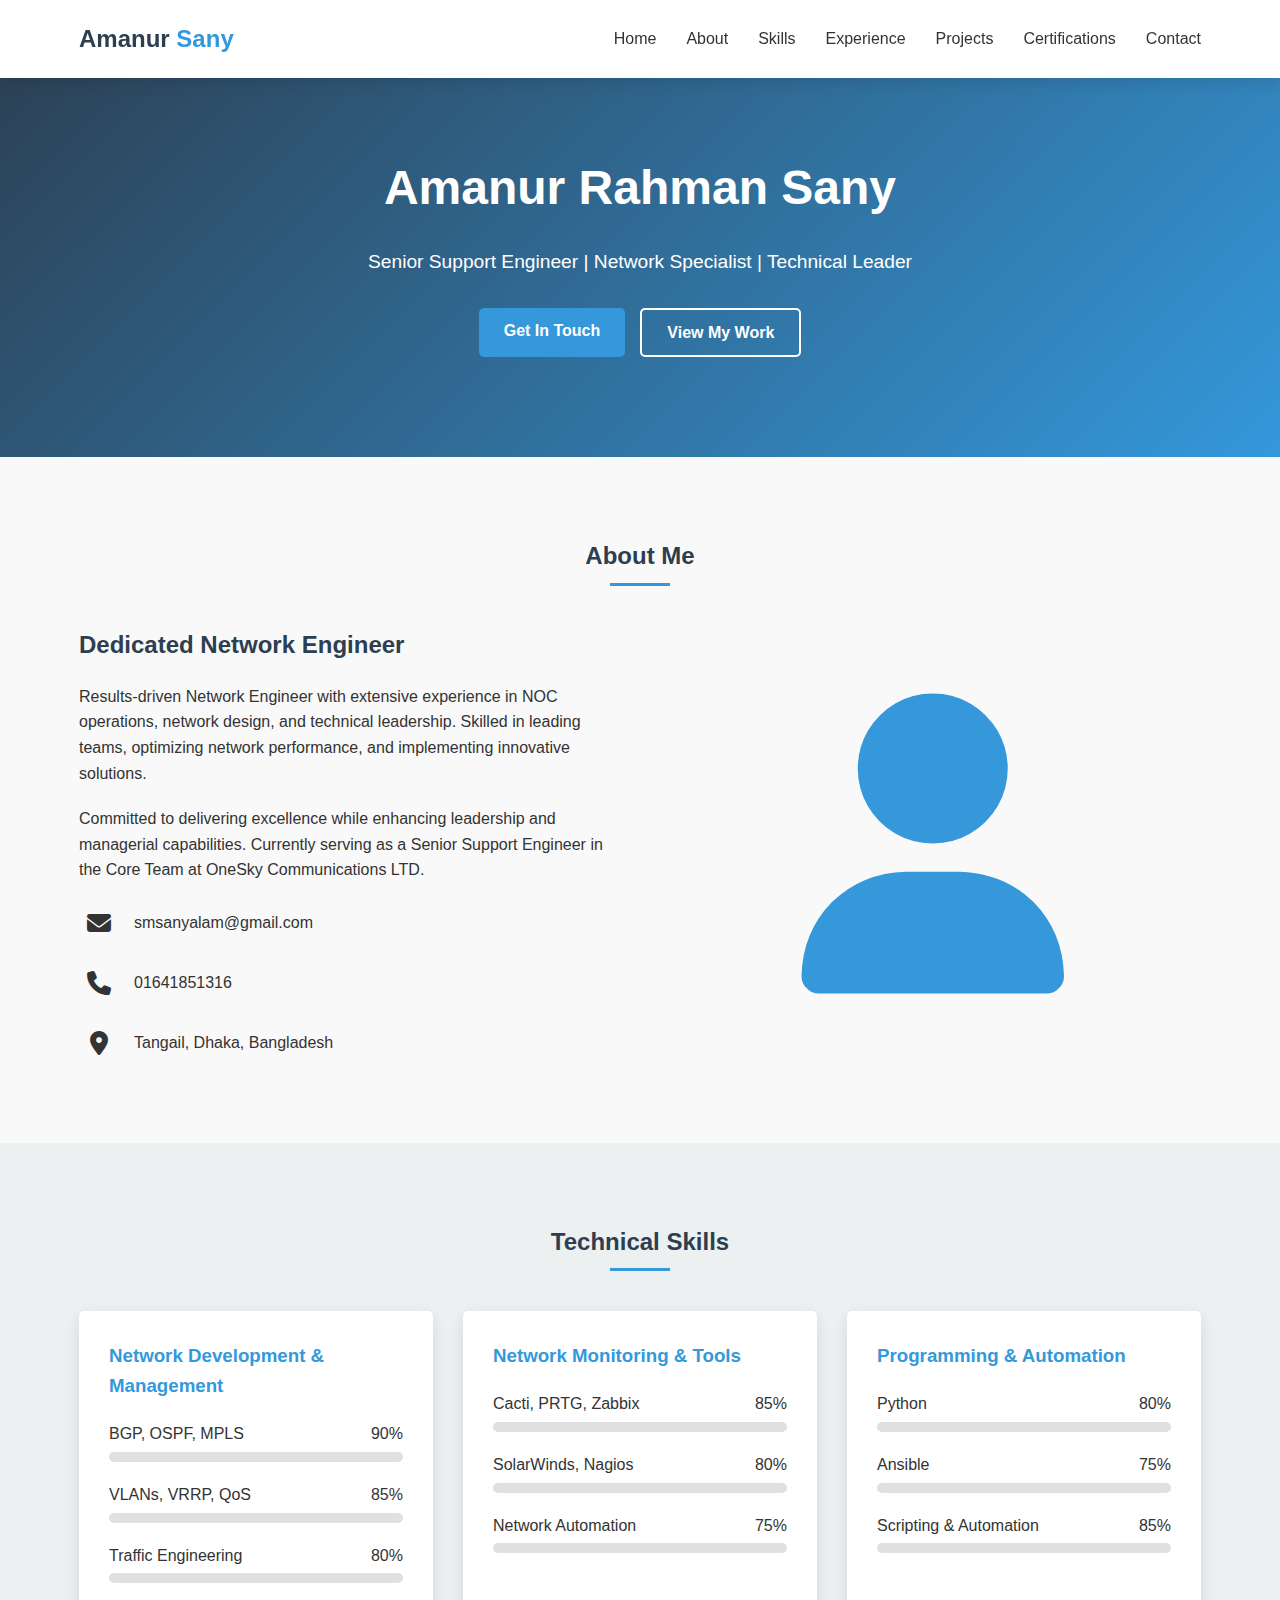
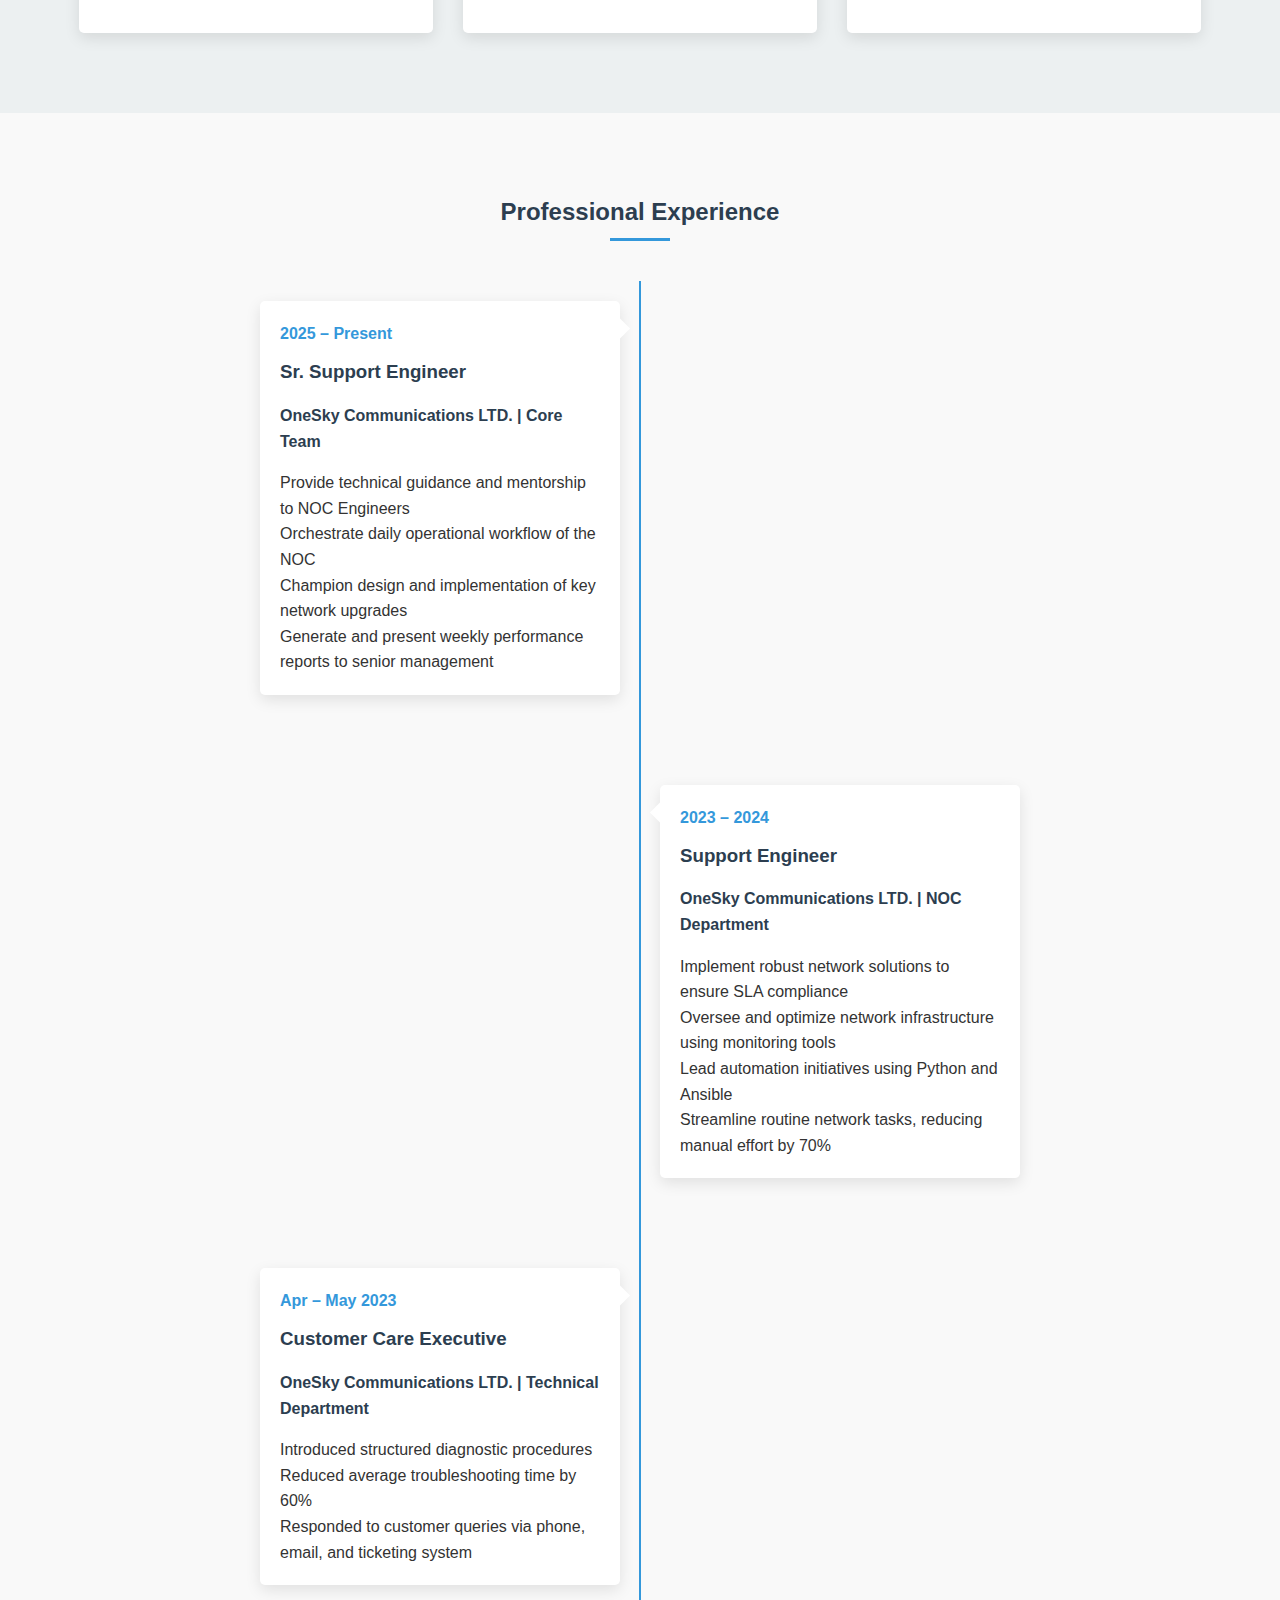
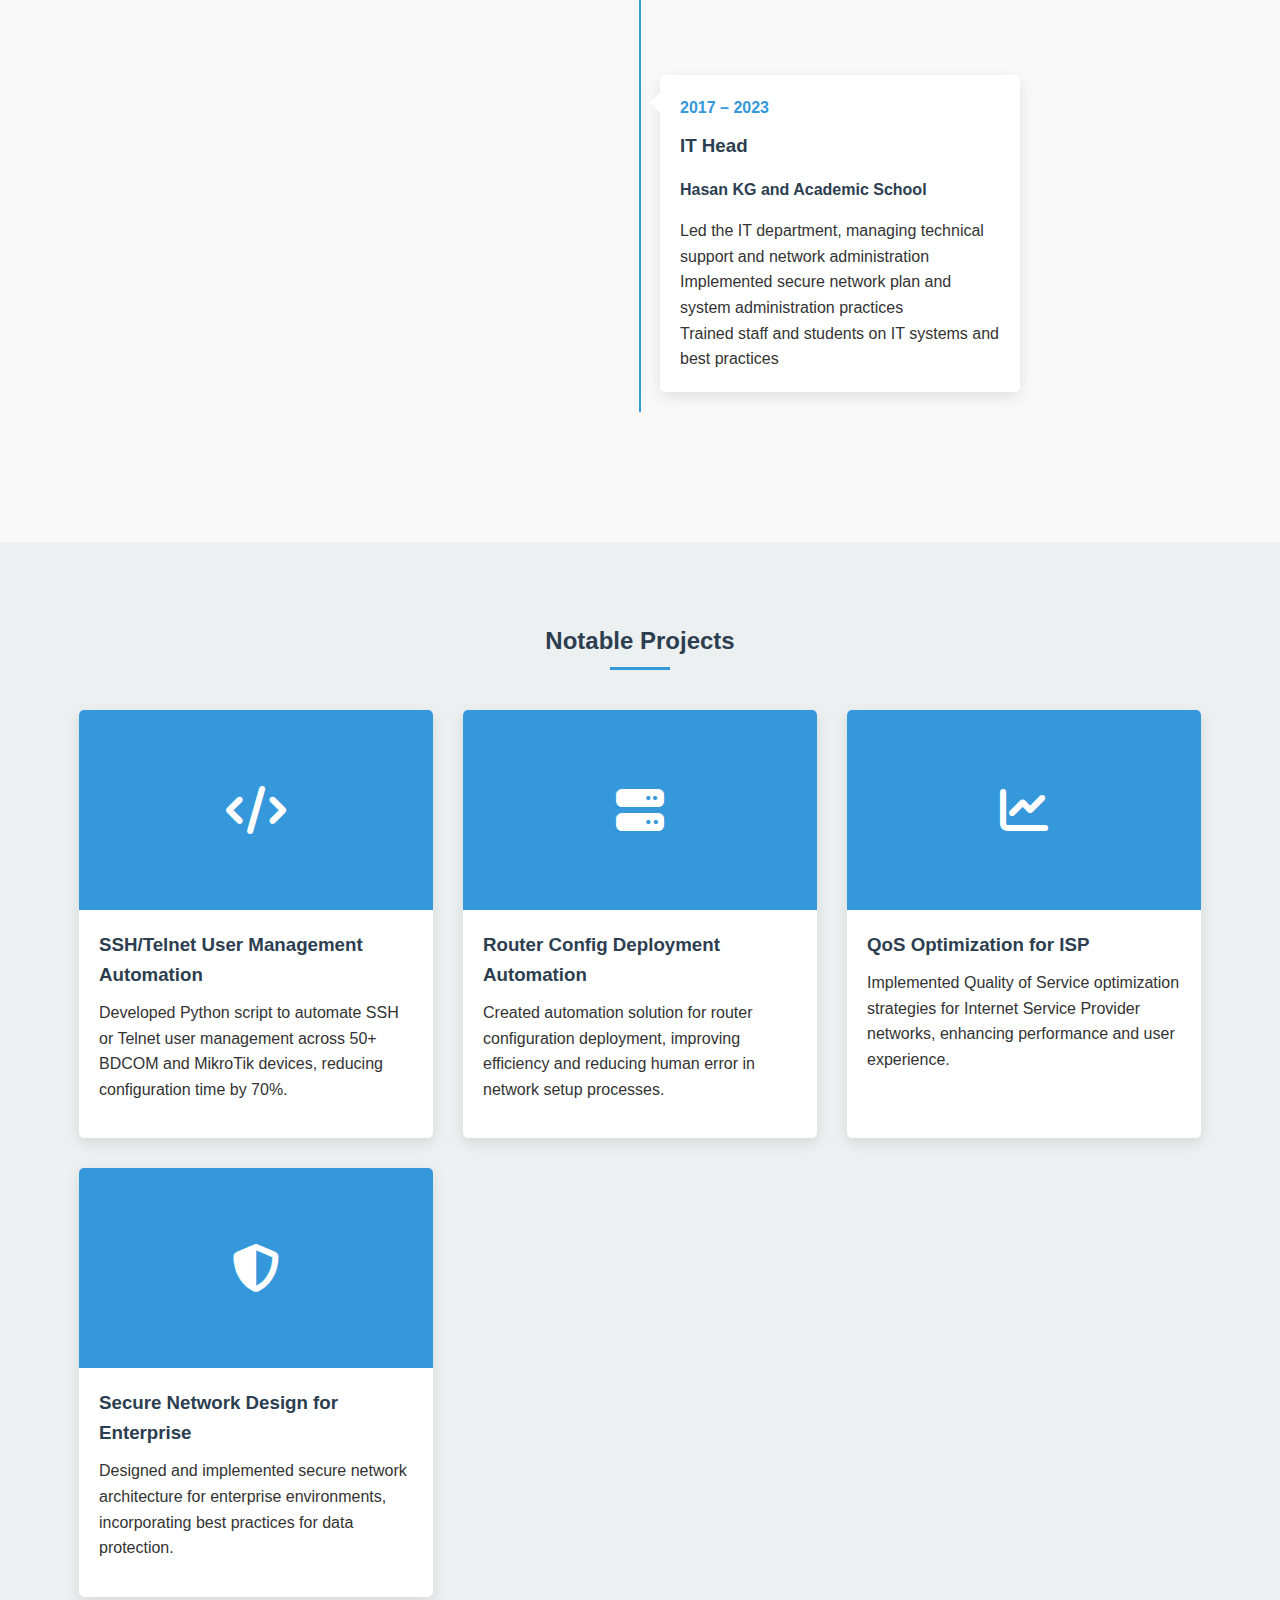
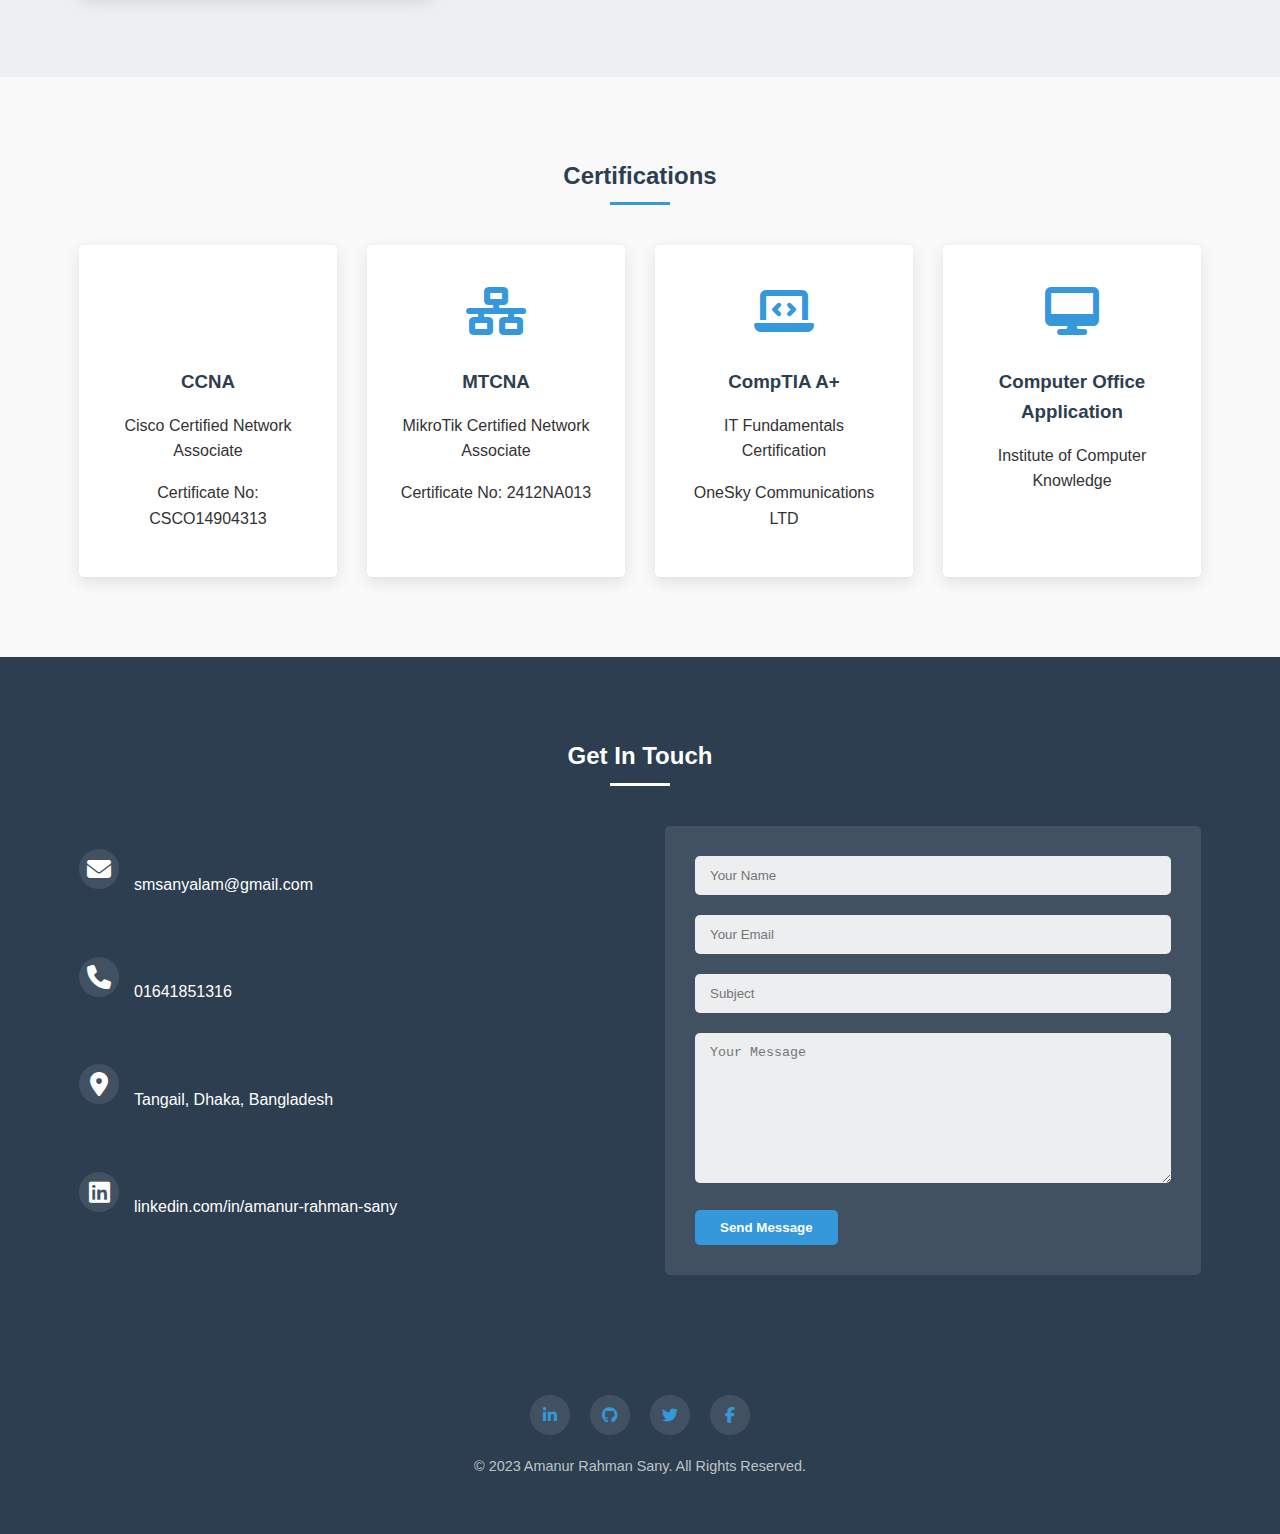
<file: Test1.html>
<!DOCTYPE html>
<html lang="en">
<head>
    <meta charset="UTF-8">
    <meta name="viewport" content="width=device-width, initial-scale=1.0">
    <title>Amanur Rahman Sany - Sr. Support Engineer</title>
    <link rel="stylesheet" href="https://cdnjs.cloudflare.com/ajax/libs/font-awesome/6.4.0/css/all.min.css">
    <style>
        /* CSS Variables */
        :root {
            --primary-color: #2c3e50;
            --secondary-color: #3498db;
            --accent-color: #e74c3c;
            --light-color: #ecf0f1;
            --dark-color: #2c3e50;
            --text-color: #333;
            --text-light: #7f8c8d;
            --transition: all 0.3s ease;
            --shadow: 0 5px 15px rgba(0, 0, 0, 0.1);
            --border-radius: 5px;
        }

        /* Reset and Base Styles */
        * {
            margin: 0;
            padding: 0;
            box-sizing: border-box;
        }

        html {
            scroll-behavior: smooth;
        }

        body {
            font-family: 'Segoe UI', Tahoma, Geneva, Verdana, sans-serif;
            line-height: 1.6;
            color: var(--text-color);
            background-color: #f9f9f9;
        }

        h1, h2, h3, h4, h5, h6 {
            margin-bottom: 1rem;
            color: var(--primary-color);
        }

        p {
            margin-bottom: 1rem;
        }

        a {
            text-decoration: none;
            color: var(--secondary-color);
            transition: var(--transition);
        }

        a:hover {
            color: var(--accent-color);
        }

        ul {
            list-style: none;
        }

        img {
            max-width: 100%;
        }

        .container {
            width: 90%;
            max-width: 1200px;
            margin: 0 auto;
            padding: 0 15px;
        }

        .section {
            padding: 80px 0;
        }

        .section-title {
            text-align: center;
            margin-bottom: 50px;
            position: relative;
        }

        .section-title::after {
            content: '';
            position: absolute;
            bottom: -10px;
            left: 50%;
            transform: translateX(-50%);
            width: 60px;
            height: 3px;
            background-color: var(--secondary-color);
        }

        .btn {
            display: inline-block;
            padding: 10px 25px;
            background-color: var(--secondary-color);
            color: white;
            border: none;
            border-radius: var(--border-radius);
            cursor: pointer;
            transition: var(--transition);
            font-weight: 600;
        }

        .btn:hover {
            background-color: var(--primary-color);
            color: white;
        }

        /* Header Styles */
        header {
            background-color: white;
            box-shadow: var(--shadow);
            position: fixed;
            width: 100%;
            top: 0;
            z-index: 1000;
        }

        .navbar {
            display: flex;
            justify-content: space-between;
            align-items: center;
            padding: 20px 0;
        }

        .logo {
            font-size: 1.5rem;
            font-weight: 700;
            color: var(--primary-color);
        }

        .logo span {
            color: var(--secondary-color);
        }

        .nav-links {
            display: flex;
        }

        .nav-links li {
            margin-left: 30px;
        }

        .nav-links a {
            color: var(--text-color);
            font-weight: 500;
        }

        .nav-links a:hover {
            color: var(--secondary-color);
        }

        .hamburger {
            display: none;
            cursor: pointer;
            font-size: 1.5rem;
        }

        /* Hero Section */
        .hero {
            background: linear-gradient(135deg, var(--primary-color) 0%, var(--secondary-color) 100%);
            color: white;
            padding: 150px 0 100px;
            text-align: center;
        }

        .hero-content h1 {
            font-size: 3rem;
            margin-bottom: 20px;
            color: white;
        }

        .hero-content p {
            font-size: 1.2rem;
            max-width: 700px;
            margin: 0 auto 30px;
        }

        .hero-btns {
            display: flex;
            justify-content: center;
            gap: 15px;
        }

        .btn-outline {
            background-color: transparent;
            border: 2px solid white;
        }

        .btn-outline:hover {
            background-color: white;
            color: var(--primary-color);
        }

        /* About Section */
        .about-content {
            display: grid;
            grid-template-columns: 1fr 1fr;
            gap: 50px;
            align-items: center;
        }

        .about-text h2 {
            margin-bottom: 20px;
        }

        .about-text p {
            margin-bottom: 20px;
        }

        .about-image {
            text-align: center;
        }

        .profile-img {
            width: 300px;
            height: 300px;
            border-radius: 50%;
            object-fit: cover;
            border: 5px solid var(--secondary-color);
            box-shadow: var(--shadow);
        }

        /* Skills Section */
        .skills-section {
            background-color: var(--light-color);
        }

        .skills-container {
            display: grid;
            grid-template-columns: repeat(auto-fit, minmax(300px, 1fr));
            gap: 30px;
        }

        .skill-category {
            background-color: white;
            padding: 30px;
            border-radius: var(--border-radius);
            box-shadow: var(--shadow);
        }

        .skill-category h3 {
            margin-bottom: 20px;
            color: var(--secondary-color);
        }

        .skill-item {
            margin-bottom: 20px;
        }

        .skill-info {
            display: flex;
            justify-content: space-between;
            margin-bottom: 5px;
        }

        .skill-bar {
            height: 10px;
            background-color: #e0e0e0;
            border-radius: 5px;
            overflow: hidden;
        }

        .skill-progress {
            height: 100%;
            background-color: var(--secondary-color);
            width: 0;
            transition: width 1.5s ease-in-out;
        }

        /* Experience Section */
        .timeline {
            position: relative;
            max-width: 800px;
            margin: 0 auto;
        }

        .timeline::before {
            content: '';
            position: absolute;
            left: 50%;
            top: 0;
            bottom: 0;
            width: 2px;
            background-color: var(--secondary-color);
            transform: translateX(-50%);
        }

        .timeline-item {
            position: relative;
            margin-bottom: 50px;
            width: 50%;
            padding: 20px;
        }

        .timeline-item:nth-child(odd) {
            left: 0;
        }

        .timeline-item:nth-child(even) {
            left: 50%;
        }

        .timeline-content {
            background-color: white;
            padding: 20px;
            border-radius: var(--border-radius);
            box-shadow: var(--shadow);
            position: relative;
        }

        .timeline-content::after {
            content: '';
            position: absolute;
            top: 20px;
            width: 15px;
            height: 15px;
            background-color: white;
            transform: rotate(45deg);
        }

        .timeline-item:nth-child(odd) .timeline-content::after {
            right: -7px;
        }

        .timeline-item:nth-child(even) .timeline-content::after {
            left: -7px;
        }

        .timeline-date {
            font-weight: 600;
            color: var(--secondary-color);
            margin-bottom: 10px;
        }

        /* Projects Section */
        .projects-section {
            background-color: var(--light-color);
        }

        .projects-container {
            display: grid;
            grid-template-columns: repeat(auto-fit, minmax(300px, 1fr));
            gap: 30px;
        }

        .project-card {
            background-color: white;
            border-radius: var(--border-radius);
            overflow: hidden;
            box-shadow: var(--shadow);
            transition: var(--transition);
        }

        .project-card:hover {
            transform: translateY(-10px);
        }

        .project-img {
            height: 200px;
            background-color: var(--secondary-color);
            display: flex;
            align-items: center;
            justify-content: center;
            color: white;
            font-size: 3rem;
        }

        .project-content {
            padding: 20px;
        }

        .project-content h3 {
            margin-bottom: 10px;
        }

        /* Certifications Section */
        .certifications-container {
            display: grid;
            grid-template-columns: repeat(auto-fit, minmax(250px, 1fr));
            gap: 30px;
        }

        .cert-card {
            background-color: white;
            padding: 30px;
            border-radius: var(--border-radius);
            box-shadow: var(--shadow);
            text-align: center;
            transition: var(--transition);
        }

        .cert-card:hover {
            transform: translateY(-5px);
        }

        .cert-icon {
            font-size: 3rem;
            color: var(--secondary-color);
            margin-bottom: 15px;
        }

        /* Contact Section */
        .contact-section {
            background-color: var(--primary-color);
            color: white;
        }

        .contact-section .section-title {
            color: white;
        }

        .contact-section .section-title::after {
            background-color: white;
        }

        .contact-container {
            display: grid;
            grid-template-columns: repeat(auto-fit, minmax(300px, 1fr));
            gap: 50px;
        }

        .contact-info {
            display: flex;
            flex-direction: column;
            gap: 20px;
        }

        .contact-item {
            display: flex;
            align-items: center;
            gap: 15px;
        }

        .contact-icon {
            font-size: 1.5rem;
            width: 40px;
            height: 40px;
            background-color: rgba(255, 255, 255, 0.1);
            border-radius: 50%;
            display: flex;
            align-items: center;
            justify-content: center;
        }

        .contact-form {
            background-color: rgba(255, 255, 255, 0.1);
            padding: 30px;
            border-radius: var(--border-radius);
        }

        .form-group {
            margin-bottom: 20px;
        }

        .form-control {
            width: 100%;
            padding: 12px 15px;
            border: none;
            border-radius: var(--border-radius);
            background-color: rgba(255, 255, 255, 0.9);
        }

        textarea.form-control {
            min-height: 150px;
            resize: vertical;
        }

        /* Footer */
        footer {
            background-color: var(--dark-color);
            color: white;
            padding: 40px 0;
            text-align: center;
        }

        .social-links {
            display: flex;
            justify-content: center;
            gap: 20px;
            margin-bottom: 20px;
        }

        .social-link {
            width: 40px;
            height: 40px;
            background-color: rgba(255, 255, 255, 0.1);
            border-radius: 50%;
            display: flex;
            align-items: center;
            justify-content: center;
            transition: var(--transition);
        }

        .social-link:hover {
            background-color: var(--secondary-color);
            transform: translateY(-5px);
        }

        .copyright {
            font-size: 0.9rem;
            color: rgba(255, 255, 255, 0.7);
        }

        /* Responsive Styles */
        @media (max-width: 992px) {
            .about-content {
                grid-template-columns: 1fr;
            }
            
            .timeline::before {
                left: 30px;
            }
            
            .timeline-item {
                width: 100%;
                padding-left: 70px;
                padding-right: 0;
            }
            
            .timeline-item:nth-child(even) {
                left: 0;
            }
            
            .timeline-item:nth-child(odd) .timeline-content::after,
            .timeline-item:nth-child(even) .timeline-content::after {
                left: -7px;
                right: auto;
            }
        }

        @media (max-width: 768px) {
            .nav-links {
                position: fixed;
                top: 70px;
                left: -100%;
                width: 100%;
                height: calc(100vh - 70px);
                background-color: white;
                flex-direction: column;
                align-items: center;
                justify-content: flex-start;
                padding-top: 50px;
                transition: var(--transition);
            }
            
            .nav-links.active {
                left: 0;
            }
            
            .nav-links li {
                margin: 15px 0;
            }
            
            .hamburger {
                display: block;
            }
            
            .hero-content h1 {
                font-size: 2.5rem;
            }
            
            .hero-btns {
                flex-direction: column;
                align-items: center;
            }
        }

        @media (max-width: 576px) {
            .section {
                padding: 60px 0;
            }
            
            .hero {
                padding: 120px 0 80px;
            }
            
            .hero-content h1 {
                font-size: 2rem;
            }
        }
    </style>
</head>
<body>
    <!-- Header -->
    <header>
        <div class="container">
            <nav class="navbar">
                <a href="#" class="logo">Amanur <span>Sany</span></a>
                <ul class="nav-links">
                    <li><a href="#home">Home</a></li>
                    <li><a href="#about">About</a></li>
                    <li><a href="#skills">Skills</a></li>
                    <li><a href="#experience">Experience</a></li>
                    <li><a href="#projects">Projects</a></li>
                    <li><a href="#certifications">Certifications</a></li>
                    <li><a href="#contact">Contact</a></li>
                </ul>
                <div class="hamburger">
                    <i class="fas fa-bars"></i>
                </div>
            </nav>
        </div>
    </header>

    <!-- Hero Section -->
    <section id="home" class="hero">
        <div class="container">
            <div class="hero-content">
                <h1>Amanur Rahman Sany</h1>
                <p>Senior Support Engineer | Network Specialist | Technical Leader</p>
                <div class="hero-btns">
                    <a href="#contact" class="btn">Get In Touch</a>
                    <a href="#projects" class="btn btn-outline">View My Work</a>
                </div>
            </div>
        </div>
    </section>

    <!-- About Section -->
    <section id="about" class="section">
        <div class="container">
            <h2 class="section-title">About Me</h2>
            <div class="about-content">
                <div class="about-text">
                    <h2>Dedicated Network Engineer</h2>
                    <p>Results-driven Network Engineer with extensive experience in NOC operations, network design, and technical leadership. Skilled in leading teams, optimizing network performance, and implementing innovative solutions.</p>
                    <p>Committed to delivering excellence while enhancing leadership and managerial capabilities. Currently serving as a Senior Support Engineer in the Core Team at OneSky Communications LTD.</p>
                    <div class="contact-info">
                        <div class="contact-item">
                            <div class="contact-icon">
                                <i class="fas fa-envelope"></i>
                            </div>
                            <div>smsanyalam@gmail.com</div>
                        </div>
                        <div class="contact-item">
                            <div class="contact-icon">
                                <i class="fas fa-phone"></i>
                            </div>
                            <div>01641851316</div>
                        </div>
                        <div class="contact-item">
                            <div class="contact-icon">
                                <i class="fas fa-map-marker-alt"></i>
                            </div>
                            <div>Tangail, Dhaka, Bangladesh</div>
                        </div>
                    </div>
                </div>
                <div class="about-image">
                    <div class="profile-img-placeholder">
                        <i class="fas fa-user" style="font-size: 300px; color: #3498db;"></i>
                    </div>
                </div>
            </div>
        </div>
    </section>

    <!-- Skills Section -->
    <section id="skills" class="section skills-section">
        <div class="container">
            <h2 class="section-title">Technical Skills</h2>
            <div class="skills-container">
                <div class="skill-category">
                    <h3>Network Development & Management</h3>
                    <div class="skill-item">
                        <div class="skill-info">
                            <span>BGP, OSPF, MPLS</span>
                            <span>90%</span>
                        </div>
                        <div class="skill-bar">
                            <div class="skill-progress" data-width="90"></div>
                        </div>
                    </div>
                    <div class="skill-item">
                        <div class="skill-info">
                            <span>VLANs, VRRP, QoS</span>
                            <span>85%</span>
                        </div>
                        <div class="skill-bar">
                            <div class="skill-progress" data-width="85"></div>
                        </div>
                    </div>
                    <div class="skill-item">
                        <div class="skill-info">
                            <span>Traffic Engineering</span>
                            <span>80%</span>
                        </div>
                        <div class="skill-bar">
                            <div class="skill-progress" data-width="80"></div>
                        </div>
                    </div>
                </div>
                
                <div class="skill-category">
                    <h3>Network Monitoring & Tools</h3>
                    <div class="skill-item">
                        <div class="skill-info">
                            <span>Cacti, PRTG, Zabbix</span>
                            <span>85%</span>
                        </div>
                        <div class="skill-bar">
                            <div class="skill-progress" data-width="85"></div>
                        </div>
                    </div>
                    <div class="skill-item">
                        <div class="skill-info">
                            <span>SolarWinds, Nagios</span>
                            <span>80%</span>
                        </div>
                        <div class="skill-bar">
                            <div class="skill-progress" data-width="80"></div>
                        </div>
                    </div>
                    <div class="skill-item">
                        <div class="skill-info">
                            <span>Network Automation</span>
                            <span>75%</span>
                        </div>
                        <div class="skill-bar">
                            <div class="skill-progress" data-width="75"></div>
                        </div>
                    </div>
                </div>
                
                <div class="skill-category">
                    <h3>Programming & Automation</h3>
                    <div class="skill-item">
                        <div class="skill-info">
                            <span>Python</span>
                            <span>80%</span>
                        </div>
                        <div class="skill-bar">
                            <div class="skill-progress" data-width="80"></div>
                        </div>
                    </div>
                    <div class="skill-item">
                        <div class="skill-info">
                            <span>Ansible</span>
                            <span>75%</span>
                        </div>
                        <div class="skill-bar">
                            <div class="skill-progress" data-width="75"></div>
                        </div>
                    </div>
                    <div class="skill-item">
                        <div class="skill-info">
                            <span>Scripting & Automation</span>
                            <span>85%</span>
                        </div>
                        <div class="skill-bar">
                            <div class="skill-progress" data-width="85"></div>
                        </div>
                    </div>
                </div>
            </div>
        </div>
    </section>

    <!-- Experience Section -->
    <section id="experience" class="section">
        <div class="container">
            <h2 class="section-title">Professional Experience</h2>
            <div class="timeline">
                <div class="timeline-item">
                    <div class="timeline-content">
                        <div class="timeline-date">2025 – Present</div>
                        <h3>Sr. Support Engineer</h3>
                        <h4>OneSky Communications LTD. | Core Team</h4>
                        <ul>
                            <li>Provide technical guidance and mentorship to NOC Engineers</li>
                            <li>Orchestrate daily operational workflow of the NOC</li>
                            <li>Champion design and implementation of key network upgrades</li>
                            <li>Generate and present weekly performance reports to senior management</li>
                        </ul>
                    </div>
                </div>
                
                <div class="timeline-item">
                    <div class="timeline-content">
                        <div class="timeline-date">2023 – 2024</div>
                        <h3>Support Engineer</h3>
                        <h4>OneSky Communications LTD. | NOC Department</h4>
                        <ul>
                            <li>Implement robust network solutions to ensure SLA compliance</li>
                            <li>Oversee and optimize network infrastructure using monitoring tools</li>
                            <li>Lead automation initiatives using Python and Ansible</li>
                            <li>Streamline routine network tasks, reducing manual effort by 70%</li>
                        </ul>
                    </div>
                </div>
                
                <div class="timeline-item">
                    <div class="timeline-content">
                        <div class="timeline-date">Apr – May 2023</div>
                        <h3>Customer Care Executive</h3>
                        <h4>OneSky Communications LTD. | Technical Department</h4>
                        <ul>
                            <li>Introduced structured diagnostic procedures</li>
                            <li>Reduced average troubleshooting time by 60%</li>
                            <li>Responded to customer queries via phone, email, and ticketing system</li>
                        </ul>
                    </div>
                </div>
                
                <div class="timeline-item">
                    <div class="timeline-content">
                        <div class="timeline-date">2017 – 2023</div>
                        <h3>IT Head</h3>
                        <h4>Hasan KG and Academic School</h4>
                        <ul>
                            <li>Led the IT department, managing technical support and network administration</li>
                            <li>Implemented secure network plan and system administration practices</li>
                            <li>Trained staff and students on IT systems and best practices</li>
                        </ul>
                    </div>
                </div>
            </div>
        </div>
    </section>

    <!-- Projects Section -->
    <section id="projects" class="section projects-section">
        <div class="container">
            <h2 class="section-title">Notable Projects</h2>
            <div class="projects-container">
                <div class="project-card">
                    <div class="project-img">
                        <i class="fas fa-code"></i>
                    </div>
                    <div class="project-content">
                        <h3>SSH/Telnet User Management Automation</h3>
                        <p>Developed Python script to automate SSH or Telnet user management across 50+ BDCOM and MikroTik devices, reducing configuration time by 70%.</p>
                    </div>
                </div>
                
                <div class="project-card">
                    <div class="project-img">
                        <i class="fas fa-server"></i>
                    </div>
                    <div class="project-content">
                        <h3>Router Config Deployment Automation</h3>
                        <p>Created automation solution for router configuration deployment, improving efficiency and reducing human error in network setup processes.</p>
                    </div>
                </div>
                
                <div class="project-card">
                    <div class="project-img">
                        <i class="fas fa-chart-line"></i>
                    </div>
                    <div class="project-content">
                        <h3>QoS Optimization for ISP</h3>
                        <p>Implemented Quality of Service optimization strategies for Internet Service Provider networks, enhancing performance and user experience.</p>
                    </div>
                </div>
                
                <div class="project-card">
                    <div class="project-img">
                        <i class="fas fa-shield-alt"></i>
                    </div>
                    <div class="project-content">
                        <h3>Secure Network Design for Enterprise</h3>
                        <p>Designed and implemented secure network architecture for enterprise environments, incorporating best practices for data protection.</p>
                    </div>
                </div>
            </div>
        </div>
    </section>

    <!-- Certifications Section -->
    <section id="certifications" class="section">
        <div class="container">
            <h2 class="section-title">Certifications</h2>
            <div class="certifications-container">
                <div class="cert-card">
                    <div class="cert-icon">
                        <i class="fab fa-cisco"></i>
                    </div>
                    <h3>CCNA</h3>
                    <p>Cisco Certified Network Associate</p>
                    <p>Certificate No: CSCO14904313</p>
                </div>
                
                <div class="cert-card">
                    <div class="cert-icon">
                        <i class="fas fa-network-wired"></i>
                    </div>
                    <h3>MTCNA</h3>
                    <p>MikroTik Certified Network Associate</p>
                    <p>Certificate No: 2412NA013</p>
                </div>
                
                <div class="cert-card">
                    <div class="cert-icon">
                        <i class="fas fa-laptop-code"></i>
                    </div>
                    <h3>CompTIA A+</h3>
                    <p>IT Fundamentals Certification</p>
                    <p>OneSky Communications LTD</p>
                </div>
                
                <div class="cert-card">
                    <div class="cert-icon">
                        <i class="fas fa-desktop"></i>
                    </div>
                    <h3>Computer Office Application</h3>
                    <p>Institute of Computer Knowledge</p>
                </div>
            </div>
        </div>
    </section>

    <!-- Contact Section -->
    <section id="contact" class="section contact-section">
        <div class="container">
            <h2 class="section-title">Get In Touch</h2>
            <div class="contact-container">
                <div class="contact-info">
                    <div class="contact-item">
                        <div class="contact-icon">
                            <i class="fas fa-envelope"></i>
                        </div>
                        <div>
                            <h3>Email</h3>
                            <p>smsanyalam@gmail.com</p>
                        </div>
                    </div>
                    
                    <div class="contact-item">
                        <div class="contact-icon">
                            <i class="fas fa-phone"></i>
                        </div>
                        <div>
                            <h3>Phone</h3>
                            <p>01641851316</p>
                        </div>
                    </div>
                    
                    <div class="contact-item">
                        <div class="contact-icon">
                            <i class="fas fa-map-marker-alt"></i>
                        </div>
                        <div>
                            <h3>Location</h3>
                            <p>Tangail, Dhaka, Bangladesh</p>
                        </div>
                    </div>
                    
                    <div class="contact-item">
                        <div class="contact-icon">
                            <i class="fab fa-linkedin"></i>
                        </div>
                        <div>
                            <h3>LinkedIn</h3>
                            <p>linkedin.com/in/amanur-rahman-sany</p>
                        </div>
                    </div>
                </div>
                
                <div class="contact-form">
                    <form id="contactForm">
                        <div class="form-group">
                            <input type="text" class="form-control" placeholder="Your Name" required>
                        </div>
                        <div class="form-group">
                            <input type="email" class="form-control" placeholder="Your Email" required>
                        </div>
                        <div class="form-group">
                            <input type="text" class="form-control" placeholder="Subject" required>
                        </div>
                        <div class="form-group">
                            <textarea class="form-control" placeholder="Your Message" required></textarea>
                        </div>
                        <button type="submit" class="btn">Send Message</button>
                    </form>
                </div>
            </div>
        </div>
    </section>

    <!-- Footer -->
    <footer>
        <div class="container">
            <div class="social-links">
                <a href="#" class="social-link">
                    <i class="fab fa-linkedin-in"></i>
                </a>
                <a href="#" class="social-link">
                    <i class="fab fa-github"></i>
                </a>
                <a href="#" class="social-link">
                    <i class="fab fa-twitter"></i>
                </a>
                <a href="#" class="social-link">
                    <i class="fab fa-facebook-f"></i>
                </a>
            </div>
            <p class="copyright">&copy; 2023 Amanur Rahman Sany. All Rights Reserved.</p>
        </div>
    </footer>

    <script>
        // Mobile Navigation Toggle
        const hamburger = document.querySelector('.hamburger');
        const navLinks = document.querySelector('.nav-links');
        
        hamburger.addEventListener('click', () => {
            navLinks.classList.toggle('active');
        });
        
        // Close mobile menu when clicking on a link
        document.querySelectorAll('.nav-links a').forEach(link => {
            link.addEventListener('click', () => {
                navLinks.classList.remove('active');
            });
        });
        
        // Animate skill bars when they come into view
        const skillBars = document.querySelectorAll('.skill-progress');
        
        const animateSkillBars = () => {
            skillBars.forEach(bar => {
                const barPosition = bar.getBoundingClientRect().top;
                const screenPosition = window.innerHeight / 1.3;
                
                if (barPosition < screenPosition) {
                    const width = bar.getAttribute('data-width');
                    bar.style.width = width + '%';
                }
            });
        };
        
        window.addEventListener('scroll', animateSkillBars);
        
        // Form submission handler
        const contactForm = document.getElementById('contactForm');
        
        contactForm.addEventListener('submit', (e) => {
            e.preventDefault();
            alert('Thank you for your message! I will get back to you soon.');
            contactForm.reset();
        });
        
        // Smooth scrolling for anchor links
        document.querySelectorAll('a[href^="#"]').forEach(anchor => {
            anchor.addEventListener('click', function(e) {
                e.preventDefault();
                
                const targetId = this.getAttribute('href');
                if (targetId === '#') return;
                
                const targetElement = document.querySelector(targetId);
                if (targetElement) {
                    window.scrollTo({
                        top: targetElement.offsetTop - 70,
                        behavior: 'smooth'
                    });
                }
            });
        });
    </script>
</body>
</html>
</file>
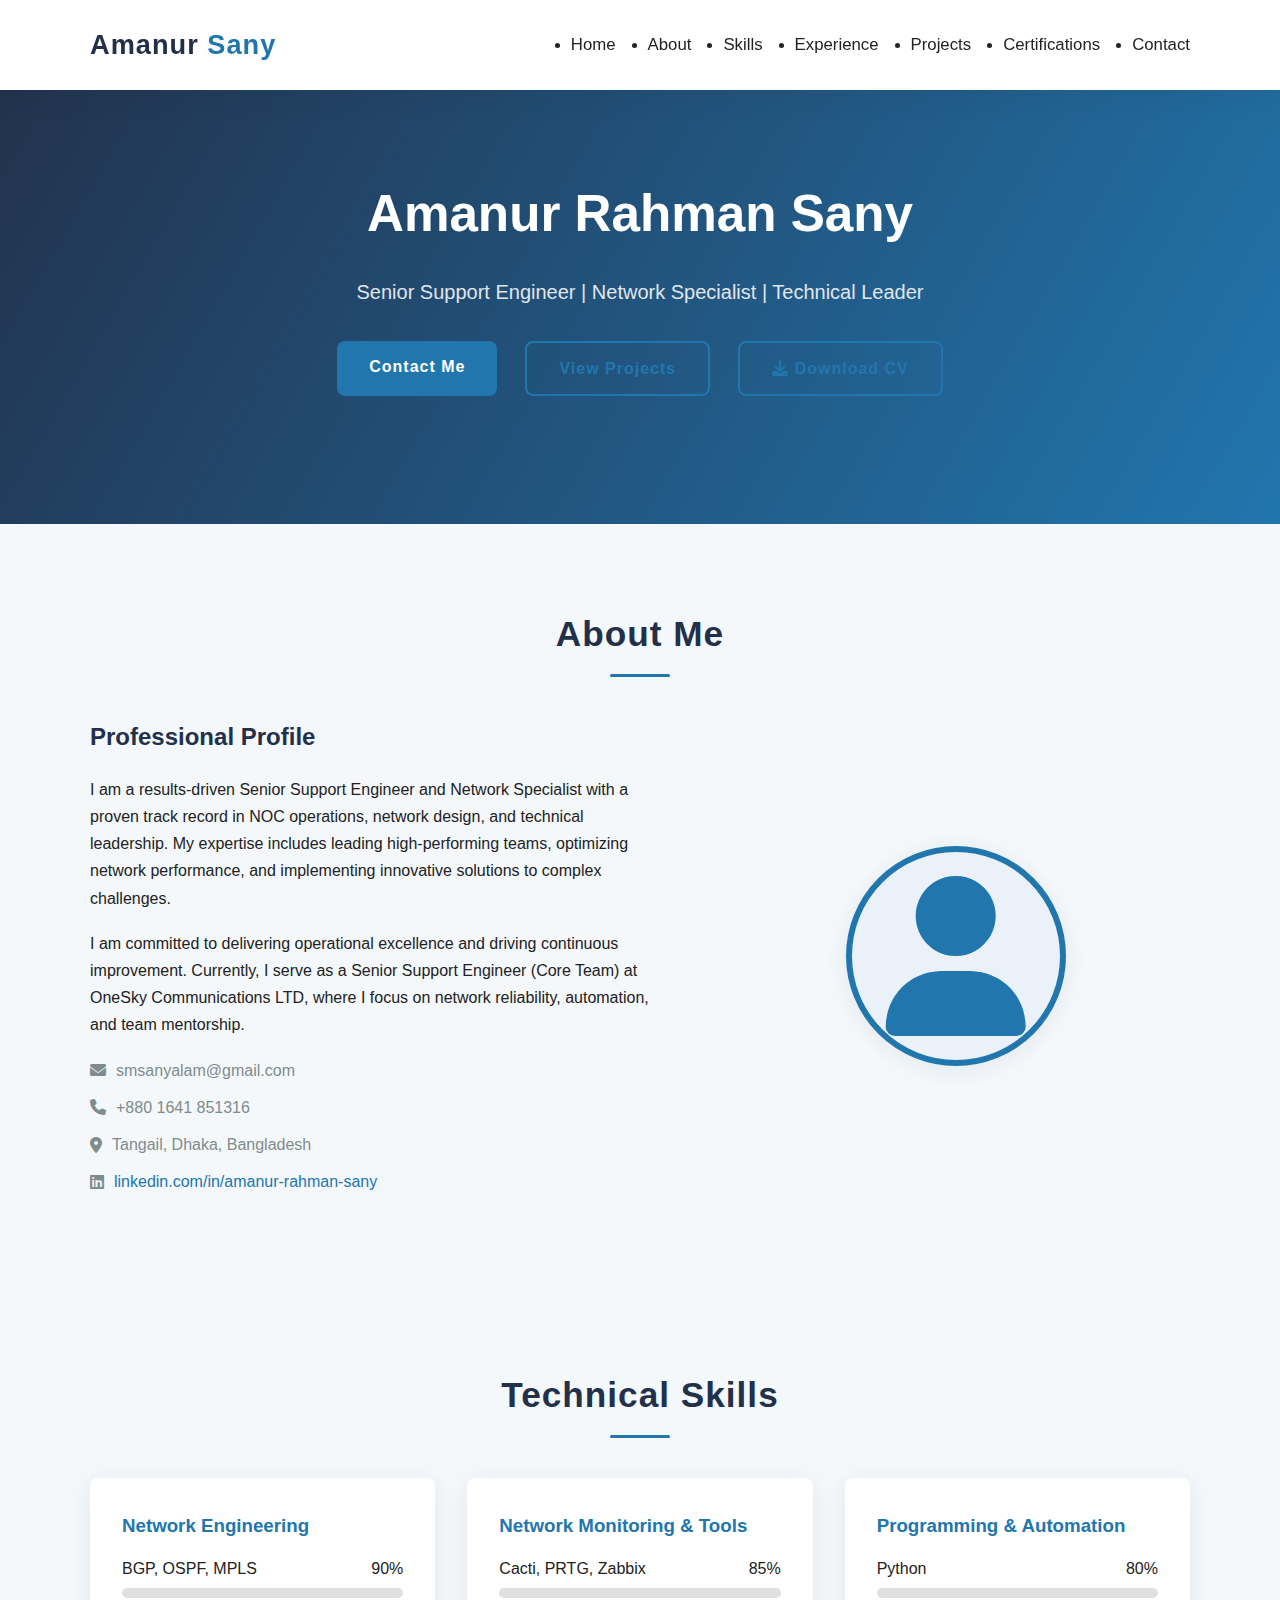
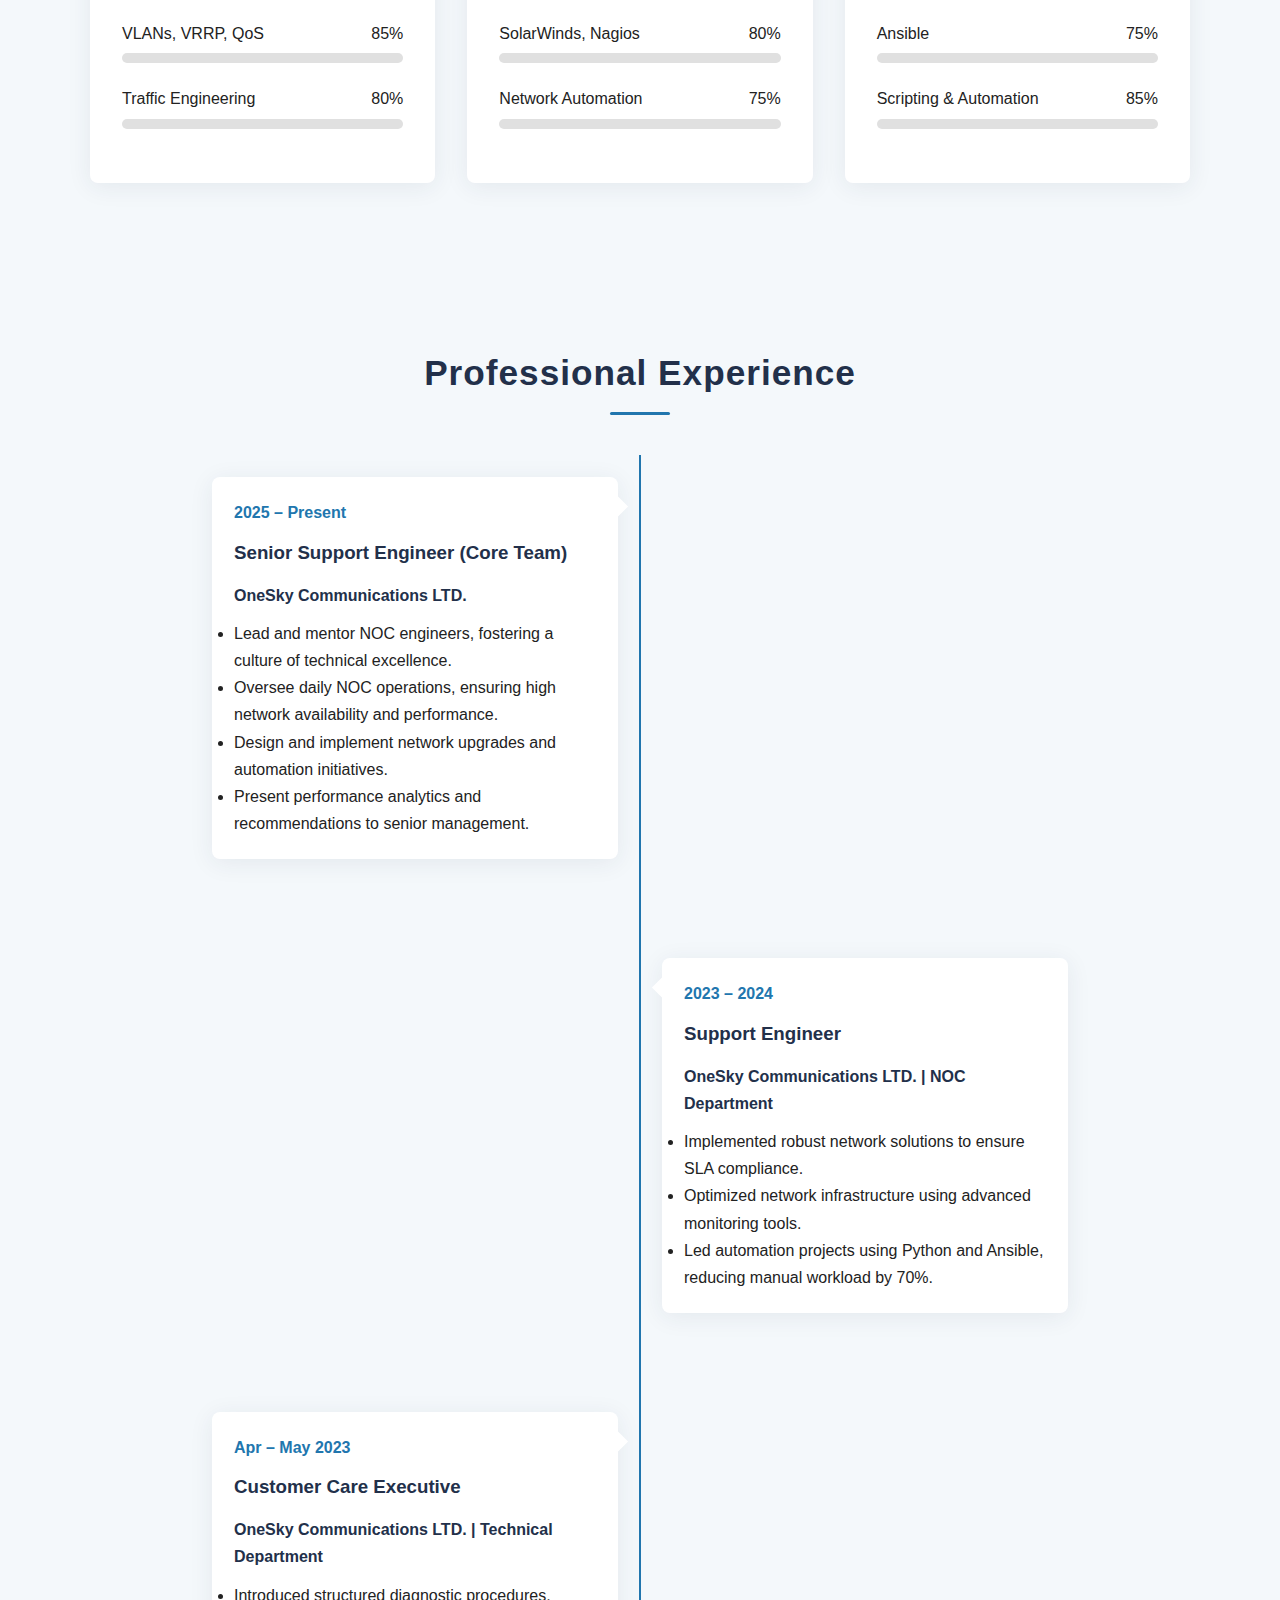
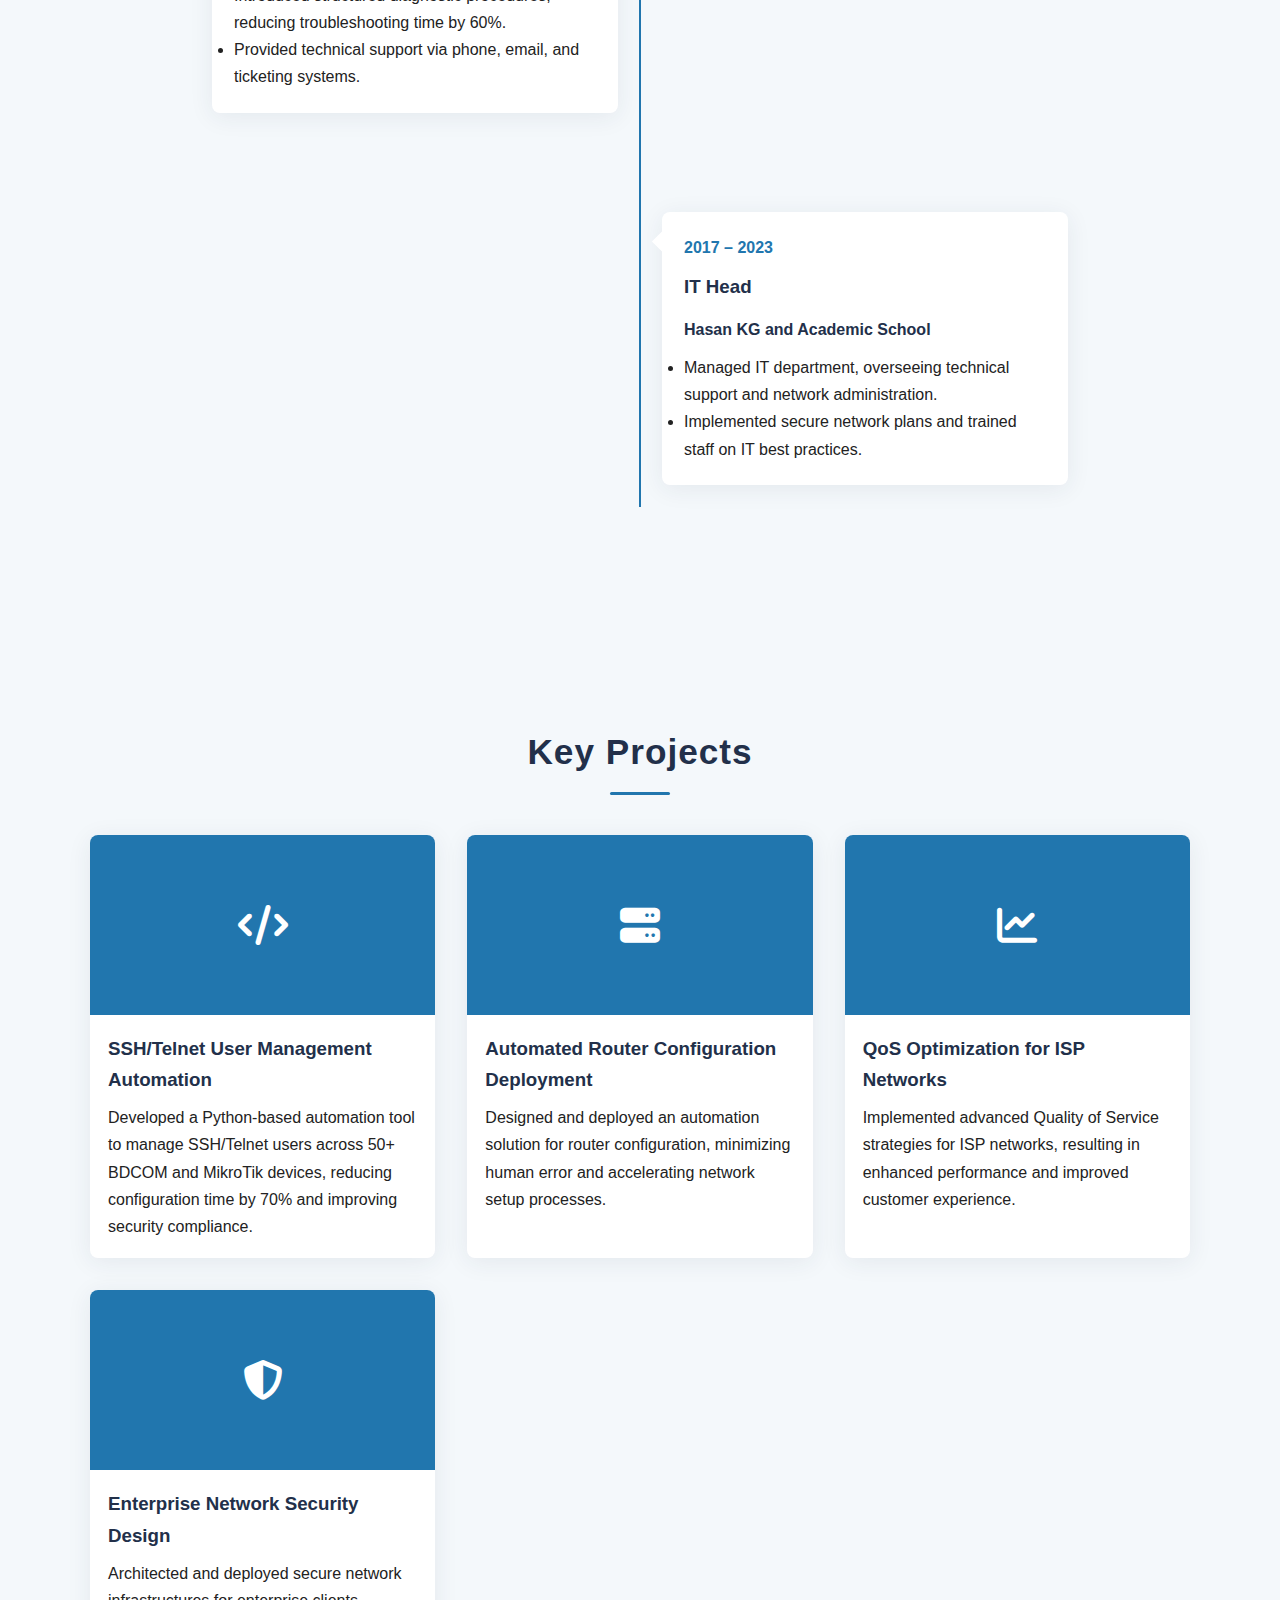
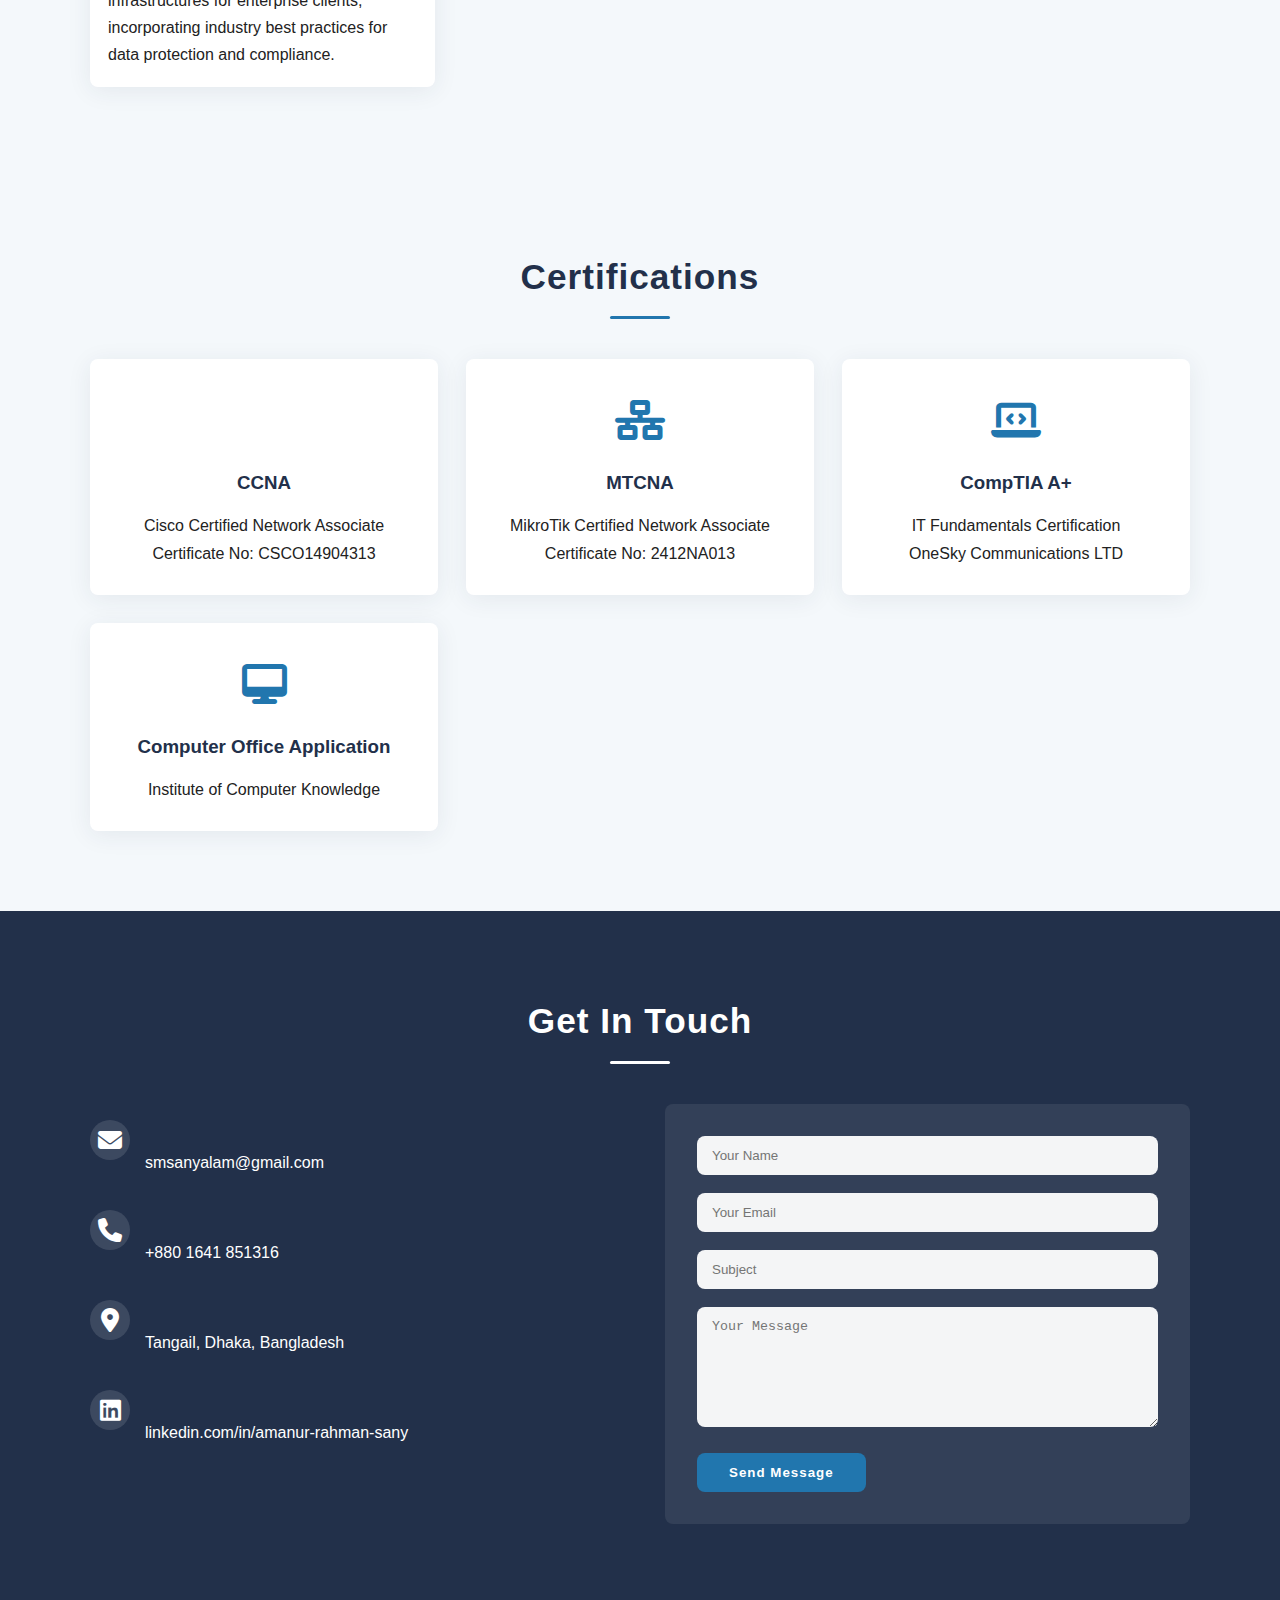
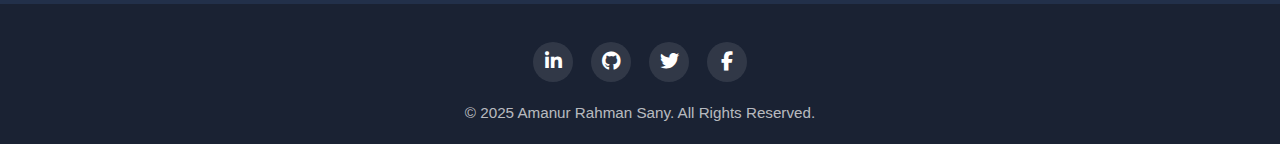
<file: Test2.html>
<!DOCTYPE html>
<html lang="en">
<head>
    <meta charset="UTF-8">
    <meta name="viewport" content="width=device-width, initial-scale=1.0">
    <title>Amanur Rahman Sany - Senior Support Engineer & Network Specialist</title>
    <link rel="stylesheet" href="https://cdnjs.cloudflare.com/ajax/libs/font-awesome/6.4.0/css/all.min.css">
    <style>
        :root {
            --primary-color: #22304a;
            --secondary-color: #2176ae;
            --accent-color: #e74c3c;
            --light-color: #f4f8fb;
            --dark-color: #1a2233;
            --text-color: #222;
            --text-light: #7f8c8d;
            --transition: all 0.3s cubic-bezier(.25,.8,.25,1);
            --shadow: 0 4px 24px rgba(34,48,74,0.08);
            --border-radius: 8px;
        }
        * { margin: 0; padding: 0; box-sizing: border-box; }
        body {
            font-family: 'Segoe UI', Tahoma, Geneva, Verdana, sans-serif;
            background: var(--light-color);
            color: var(--text-color);
            line-height: 1.7;
        }
        h1, h2, h3, h4, h5, h6 { color: var(--primary-color); margin-bottom: .7em; }
        a { color: var(--secondary-color); text-decoration: none; transition: var(--transition);}
        a:hover { color: var(--accent-color);}
        .container { width: 92%; max-width: 1100px; margin: 0 auto; }
        .section { padding: 80px 0; }
        .section-title {
            text-align: center;
            margin-bottom: 40px;
            font-size: 2.2rem;
            letter-spacing: 1px;
            position: relative;
        }
        .section-title::after {
            content: '';
            display: block;
            margin: 0 auto;
            margin-top: 10px;
            width: 60px;
            height: 3px;
            background: var(--secondary-color);
            border-radius: 2px;
        }
        .btn {
            display: inline-block;
            padding: 12px 32px;
            background: var(--secondary-color);
            color: #fff;
            border: none;
            border-radius: var(--border-radius);
            font-weight: 600;
            letter-spacing: 1px;
            cursor: pointer;
            transition: var(--transition);
            margin-right: 10px;
        }
        .btn:last-child { margin-right: 0; }
        .btn:hover { background: var(--primary-color);}
        .btn-outline {
            background: transparent;
            border: 2px solid var(--secondary-color);
            color: var(--secondary-color);
        }
        .btn-outline:hover {
            background: var(--secondary-color);
            color: #fff;
        }
        header {
            background: #fff;
            box-shadow: var(--shadow);
            position: fixed;
            width: 100%;
            top: 0;
            z-index: 1000;
        }
        .navbar {
            display: flex;
            justify-content: space-between;
            align-items: center;
            padding: 22px 0;
        }
        .logo {
            font-size: 1.7rem;
            font-weight: 700;
            color: var(--primary-color);
            letter-spacing: 1px;
        }
        .logo span { color: var(--secondary-color);}
        .nav-links { display: flex; }
        .nav-links li { margin-left: 32px; }
        .nav-links a {
            color: var(--text-color);
            font-weight: 500;
            font-size: 1.05rem;
        }
        .nav-links a:hover { color: var(--secondary-color);}
        .hamburger { display: none; cursor: pointer; font-size: 1.7rem;}
        /* Hero */
        .hero {
            background: linear-gradient(120deg, var(--primary-color) 0%, var(--secondary-color) 100%);
            color: #fff;
            padding: 170px 0 110px;
            text-align: center;
        }
        .hero-content h1 {
            font-size: 3.2rem;
            font-weight: 800;
            margin-bottom: 18px;
            color: #fff;
        }
        .hero-content p {
            font-size: 1.25rem;
            max-width: 650px;
            margin: 0 auto 32px;
            color: #e0e6ed;
        }
        .hero-btns {
            display: flex;
            justify-content: center;
            gap: 18px;
            margin-bottom: 18px;
        }
        /* About */
        .about-content {
            display: grid;
            grid-template-columns: 1.1fr 0.9fr;
            gap: 60px;
            align-items: center;
        }
        .about-text h2 { margin-bottom: 18px; }
        .about-text p { margin-bottom: 18px; }
        .about-image {
            text-align: center;
        }
        .profile-img {
            width: 220px;
            height: 220px;
            border-radius: 50%;
            object-fit: cover;
            border: 6px solid var(--secondary-color);
            box-shadow: var(--shadow);
            margin-bottom: 10px;
        }
        .profile-img-placeholder {
            width: 220px; height: 220px;
            border-radius: 50%;
            background: #eaf1f8;
            display: flex; align-items: center; justify-content: center;
            border: 6px solid var(--secondary-color);
            box-shadow: var(--shadow);
            margin: 0 auto 10px;
        }
        .about-contact-list {
            margin-top: 18px;
        }
        .about-contact-list .contact-item {
            margin-bottom: 10px;
            display: flex; align-items: center; gap: 10px;
            color: var(--text-light);
        }
        /* Skills */
        .skills-section { background: var(--light-color);}
        .skills-container {
            display: grid;
            grid-template-columns: repeat(auto-fit, minmax(320px, 1fr));
            gap: 32px;
        }
        .skill-category {
            background: #fff;
            padding: 32px;
            border-radius: var(--border-radius);
            box-shadow: var(--shadow);
        }
        .skill-category h3 { color: var(--secondary-color);}
        .skill-item { margin-bottom: 22px;}
        .skill-info {
            display: flex; justify-content: space-between; margin-bottom: 6px;
        }
        .skill-bar {
            height: 10px;
            background: #e0e0e0;
            border-radius: 5px;
            overflow: hidden;
        }
        .skill-progress {
            height: 100%;
            background: var(--secondary-color);
            width: 0;
            transition: width 1.5s cubic-bezier(.25,.8,.25,1);
        }
        /* Experience */
        .timeline {
            position: relative;
            max-width: 900px;
            margin: 0 auto;
        }
        .timeline::before {
            content: '';
            position: absolute;
            left: 50%;
            top: 0; bottom: 0;
            width: 2px;
            background: var(--secondary-color);
            transform: translateX(-50%);
        }
        .timeline-item {
            position: relative;
            margin-bottom: 55px;
            width: 50%;
            padding: 22px;
        }
        .timeline-item:nth-child(odd) { left: 0;}
        .timeline-item:nth-child(even) { left: 50%;}
        .timeline-content {
            background: #fff;
            padding: 22px;
            border-radius: var(--border-radius);
            box-shadow: var(--shadow);
            position: relative;
        }
        .timeline-content::after {
            content: '';
            position: absolute;
            top: 22px;
            width: 15px; height: 15px;
            background: #fff;
            transform: rotate(45deg);
        }
        .timeline-item:nth-child(odd) .timeline-content::after { right: -7px;}
        .timeline-item:nth-child(even) .timeline-content::after { left: -7px;}
        .timeline-date {
            font-weight: 600;
            color: var(--secondary-color);
            margin-bottom: 10px;
        }
        /* Projects */
        .projects-section { background: var(--light-color);}
        .projects-container {
            display: grid;
            grid-template-columns: repeat(auto-fit, minmax(320px, 1fr));
            gap: 32px;
        }
        .project-card {
            background: #fff;
            border-radius: var(--border-radius);
            overflow: hidden;
            box-shadow: var(--shadow);
            transition: var(--transition);
        }
        .project-card:hover { transform: translateY(-8px);}
        .project-img {
            height: 180px;
            background: var(--secondary-color);
            display: flex; align-items: center; justify-content: center;
            color: #fff; font-size: 2.5rem;
        }
        .project-content { padding: 18px;}
        .project-content h3 { margin-bottom: 8px;}
        /* Certifications */
        .certifications-container {
            display: grid;
            grid-template-columns: repeat(auto-fit, minmax(260px, 1fr));
            gap: 28px;
        }
        .cert-card {
            background: #fff;
            padding: 28px;
            border-radius: var(--border-radius);
            box-shadow: var(--shadow);
            text-align: center;
            transition: var(--transition);
        }
        .cert-card:hover { transform: translateY(-5px);}
        .cert-icon {
            font-size: 2.5rem;
            color: var(--secondary-color);
            margin-bottom: 12px;
        }
        /* Contact */
        .contact-section { background: var(--primary-color); color: #fff;}
        .contact-section .section-title { color: #fff;}
        .contact-section .section-title::after { background: #fff;}
        .contact-container {
            display: grid;
            grid-template-columns: repeat(auto-fit, minmax(320px, 1fr));
            gap: 50px;
        }
        .contact-info { display: flex; flex-direction: column; gap: 18px;}
        .contact-item {
            display: flex; align-items: center; gap: 15px;
        }
        .contact-icon {
            font-size: 1.5rem;
            width: 40px; height: 40px;
            background: rgba(255,255,255,0.12);
            border-radius: 50%;
            display: flex; align-items: center; justify-content: center;
        }
        .contact-form {
            background: rgba(255,255,255,0.08);
            padding: 32px;
            border-radius: var(--border-radius);
        }
        .form-group { margin-bottom: 18px;}
        .form-control {
            width: 100%;
            padding: 12px 15px;
            border: none;
            border-radius: var(--border-radius);
            background: rgba(255,255,255,0.95);
        }
        textarea.form-control { min-height: 120px; resize: vertical;}
        /* Footer */
        footer {
            background: var(--dark-color);
            color: #fff;
            padding: 38px 0 18px;
            text-align: center;
        }
        .social-links {
            display: flex; justify-content: center; gap: 18px; margin-bottom: 18px;
        }
        .social-link {
            width: 40px; height: 40px;
            background: rgba(255,255,255,0.10);
            border-radius: 50%;
            display: flex; align-items: center; justify-content: center;
            transition: var(--transition);
            color: #fff;
            font-size: 1.2rem;
        }
        .social-link:hover {
            background: var(--secondary-color);
            color: #fff;
            transform: translateY(-4px);
        }
        .copyright {
            font-size: 0.95rem;
            color: rgba(255,255,255,0.7);
        }
        /* Responsive */
        @media (max-width: 992px) {
            .about-content { grid-template-columns: 1fr;}
            .timeline::before { left: 30px;}
            .timeline-item { width: 100%; padding-left: 70px; padding-right: 0;}
            .timeline-item:nth-child(even) { left: 0;}
            .timeline-item:nth-child(odd) .timeline-content::after,
            .timeline-item:nth-child(even) .timeline-content::after { left: -7px; right: auto;}
        }
        @media (max-width: 768px) {
            .nav-links {
                position: fixed;
                top: 70px; left: -100%;
                width: 100%; height: calc(100vh - 70px);
                background: #fff;
                flex-direction: column;
                align-items: center;
                justify-content: flex-start;
                padding-top: 50px;
                transition: var(--transition);
            }
            .nav-links.active { left: 0;}
            .nav-links li { margin: 15px 0;}
            .hamburger { display: block;}
            .hero-content h1 { font-size: 2.2rem;}
            .hero-btns { flex-direction: column; align-items: center;}
        }
        @media (max-width: 576px) {
            .section { padding: 55px 0;}
            .hero { padding: 100px 0 60px;}
            .hero-content h1 { font-size: 1.5rem;}
        }
    </style>
</head>
<body>
    <!-- Header -->
    <header>
        <div class="container">
            <nav class="navbar">
                <a href="#" class="logo">Amanur <span>Sany</span></a>
                <ul class="nav-links">
                    <li><a href="#home">Home</a></li>
                    <li><a href="#about">About</a></li>
                    <li><a href="#skills">Skills</a></li>
                    <li><a href="#experience">Experience</a></li>
                    <li><a href="#projects">Projects</a></li>
                    <li><a href="#certifications">Certifications</a></li>
                    <li><a href="#contact">Contact</a></li>
                </ul>
                <div class="hamburger">
                    <i class="fas fa-bars"></i>
                </div>
            </nav>
        </div>
    </header>

    <!-- Hero Section -->
    <section id="home" class="hero">
        <div class="container">
            <div class="hero-content">
                <h1>Amanur Rahman Sany</h1>
                <p>Senior Support Engineer | Network Specialist | Technical Leader</p>
                <div class="hero-btns">
                    <a href="#contact" class="btn">Contact Me</a>
                    <a href="#projects" class="btn btn-outline">View Projects</a>
                    <a href="AmanurRahmanSany_CV.pdf" class="btn btn-outline" target="_blank"><i class="fas fa-download"></i> Download CV</a>
                </div>
            </div>
        </div>
    </section>

    <!-- About Section -->
    <section id="about" class="section">
        <div class="container">
            <h2 class="section-title">About Me</h2>
            <div class="about-content">
                <div class="about-text">
                    <h2>Professional Profile</h2>
                    <p>
                        I am a results-driven Senior Support Engineer and Network Specialist with a proven track record in NOC operations, network design, and technical leadership. My expertise includes leading high-performing teams, optimizing network performance, and implementing innovative solutions to complex challenges.
                    </p>
                    <p>
                        I am committed to delivering operational excellence and driving continuous improvement. Currently, I serve as a Senior Support Engineer (Core Team) at OneSky Communications LTD, where I focus on network reliability, automation, and team mentorship.
                    </p>
                    <div class="about-contact-list">
                        <div class="contact-item">
                            <i class="fas fa-envelope"></i> smsanyalam@gmail.com
                        </div>
                        <div class="contact-item">
                            <i class="fas fa-phone"></i> +880 1641 851316
                        </div>
                        <div class="contact-item">
                            <i class="fas fa-map-marker-alt"></i> Tangail, Dhaka, Bangladesh
                        </div>
                        <div class="contact-item">
                            <i class="fab fa-linkedin"></i> <a href="https://linkedin.com/in/amanur-rahman-sany" target="_blank">linkedin.com/in/amanur-rahman-sany</a>
                        </div>
                    </div>
                </div>
                <div class="about-image">
                    <div class="profile-img-placeholder">
                        <!-- Replace with your photo if available -->
                        <i class="fas fa-user" style="font-size: 160px; color: #2176ae;"></i>
                    </div>
                </div>
            </div>
        </div>
    </section>

    <!-- Skills Section -->
    <section id="skills" class="section skills-section">
        <div class="container">
            <h2 class="section-title">Technical Skills</h2>
            <div class="skills-container">
                <div class="skill-category">
                    <h3>Network Engineering</h3>
                    <div class="skill-item">
                        <div class="skill-info">
                            <span>BGP, OSPF, MPLS</span>
                            <span>90%</span>
                        </div>
                        <div class="skill-bar">
                            <div class="skill-progress" data-width="90"></div>
                        </div>
                    </div>
                    <div class="skill-item">
                        <div class="skill-info">
                            <span>VLANs, VRRP, QoS</span>
                            <span>85%</span>
                        </div>
                        <div class="skill-bar">
                            <div class="skill-progress" data-width="85"></div>
                        </div>
                    </div>
                    <div class="skill-item">
                        <div class="skill-info">
                            <span>Traffic Engineering</span>
                            <span>80%</span>
                        </div>
                        <div class="skill-bar">
                            <div class="skill-progress" data-width="80"></div>
                        </div>
                    </div>
                </div>
                <div class="skill-category">
                    <h3>Network Monitoring & Tools</h3>
                    <div class="skill-item">
                        <div class="skill-info">
                            <span>Cacti, PRTG, Zabbix</span>
                            <span>85%</span>
                        </div>
                        <div class="skill-bar">
                            <div class="skill-progress" data-width="85"></div>
                        </div>
                    </div>
                    <div class="skill-item">
                        <div class="skill-info">
                            <span>SolarWinds, Nagios</span>
                            <span>80%</span>
                        </div>
                        <div class="skill-bar">
                            <div class="skill-progress" data-width="80"></div>
                        </div>
                    </div>
                    <div class="skill-item">
                        <div class="skill-info">
                            <span>Network Automation</span>
                            <span>75%</span>
                        </div>
                        <div class="skill-bar">
                            <div class="skill-progress" data-width="75"></div>
                        </div>
                    </div>
                </div>
                <div class="skill-category">
                    <h3>Programming & Automation</h3>
                    <div class="skill-item">
                        <div class="skill-info">
                            <span>Python</span>
                            <span>80%</span>
                        </div>
                        <div class="skill-bar">
                            <div class="skill-progress" data-width="80"></div>
                        </div>
                    </div>
                    <div class="skill-item">
                        <div class="skill-info">
                            <span>Ansible</span>
                            <span>75%</span>
                        </div>
                        <div class="skill-bar">
                            <div class="skill-progress" data-width="75"></div>
                        </div>
                    </div>
                    <div class="skill-item">
                        <div class="skill-info">
                            <span>Scripting & Automation</span>
                            <span>85%</span>
                        </div>
                        <div class="skill-bar">
                            <div class="skill-progress" data-width="85"></div>
                        </div>
                    </div>
                </div>
            </div>
        </div>
    </section>

    <!-- Experience Section -->
    <section id="experience" class="section">
        <div class="container">
            <h2 class="section-title">Professional Experience</h2>
            <div class="timeline">
                <div class="timeline-item">
                    <div class="timeline-content">
                        <div class="timeline-date">2025 – Present</div>
                        <h3>Senior Support Engineer (Core Team)</h3>
                        <h4>OneSky Communications LTD.</h4>
                        <ul>
                            <li>Lead and mentor NOC engineers, fostering a culture of technical excellence.</li>
                            <li>Oversee daily NOC operations, ensuring high network availability and performance.</li>
                            <li>Design and implement network upgrades and automation initiatives.</li>
                            <li>Present performance analytics and recommendations to senior management.</li>
                        </ul>
                    </div>
                </div>
                <div class="timeline-item">
                    <div class="timeline-content">
                        <div class="timeline-date">2023 – 2024</div>
                        <h3>Support Engineer</h3>
                        <h4>OneSky Communications LTD. | NOC Department</h4>
                        <ul>
                            <li>Implemented robust network solutions to ensure SLA compliance.</li>
                            <li>Optimized network infrastructure using advanced monitoring tools.</li>
                            <li>Led automation projects using Python and Ansible, reducing manual workload by 70%.</li>
                        </ul>
                    </div>
                </div>
                <div class="timeline-item">
                    <div class="timeline-content">
                        <div class="timeline-date">Apr – May 2023</div>
                        <h3>Customer Care Executive</h3>
                        <h4>OneSky Communications LTD. | Technical Department</h4>
                        <ul>
                            <li>Introduced structured diagnostic procedures, reducing troubleshooting time by 60%.</li>
                            <li>Provided technical support via phone, email, and ticketing systems.</li>
                        </ul>
                    </div>
                </div>
                <div class="timeline-item">
                    <div class="timeline-content">
                        <div class="timeline-date">2017 – 2023</div>
                        <h3>IT Head</h3>
                        <h4>Hasan KG and Academic School</h4>
                        <ul>
                            <li>Managed IT department, overseeing technical support and network administration.</li>
                            <li>Implemented secure network plans and trained staff on IT best practices.</li>
                        </ul>
                    </div>
                </div>
            </div>
        </div>
    </section>

    <!-- Projects Section -->
    <section id="projects" class="section projects-section">
        <div class="container">
            <h2 class="section-title">Key Projects</h2>
            <div class="projects-container">
                <div class="project-card">
                    <div class="project-img">
                        <i class="fas fa-code"></i>
                    </div>
                    <div class="project-content">
                        <h3>SSH/Telnet User Management Automation</h3>
                        <p>Developed a Python-based automation tool to manage SSH/Telnet users across 50+ BDCOM and MikroTik devices, reducing configuration time by 70% and improving security compliance.</p>
                    </div>
                </div>
                <div class="project-card">
                    <div class="project-img">
                        <i class="fas fa-server"></i>
                    </div>
                    <div class="project-content">
                        <h3>Automated Router Configuration Deployment</h3>
                        <p>Designed and deployed an automation solution for router configuration, minimizing human error and accelerating network setup processes.</p>
                    </div>
                </div>
                <div class="project-card">
                    <div class="project-img">
                        <i class="fas fa-chart-line"></i>
                    </div>
                    <div class="project-content">
                        <h3>QoS Optimization for ISP Networks</h3>
                        <p>Implemented advanced Quality of Service strategies for ISP networks, resulting in enhanced performance and improved customer experience.</p>
                    </div>
                </div>
                <div class="project-card">
                    <div class="project-img">
                        <i class="fas fa-shield-alt"></i>
                    </div>
                    <div class="project-content">
                        <h3>Enterprise Network Security Design</h3>
                        <p>Architected and deployed secure network infrastructures for enterprise clients, incorporating industry best practices for data protection and compliance.</p>
                    </div>
                </div>
            </div>
        </div>
    </section>

    <!-- Certifications Section -->
    <section id="certifications" class="section">
        <div class="container">
            <h2 class="section-title">Certifications</h2>
            <div class="certifications-container">
                <div class="cert-card">
                    <div class="cert-icon">
                        <i class="fab fa-cisco"></i>
                    </div>
                    <h3>CCNA</h3>
                    <p>Cisco Certified Network Associate</p>
                    <p>Certificate No: CSCO14904313</p>
                </div>
                <div class="cert-card">
                    <div class="cert-icon">
                        <i class="fas fa-network-wired"></i>
                    </div>
                    <h3>MTCNA</h3>
                    <p>MikroTik Certified Network Associate</p>
                    <p>Certificate No: 2412NA013</p>
                </div>
                <div class="cert-card">
                    <div class="cert-icon">
                        <i class="fas fa-laptop-code"></i>
                    </div>
                    <h3>CompTIA A+</h3>
                    <p>IT Fundamentals Certification</p>
                    <p>OneSky Communications LTD</p>
                </div>
                <div class="cert-card">
                    <div class="cert-icon">
                        <i class="fas fa-desktop"></i>
                    </div>
                    <h3>Computer Office Application</h3>
                    <p>Institute of Computer Knowledge</p>
                </div>
            </div>
        </div>
    </section>

    <!-- Contact Section -->
    <section id="contact" class="section contact-section">
        <div class="container">
            <h2 class="section-title">Get In Touch</h2>
            <div class="contact-container">
                <div class="contact-info">
                    <div class="contact-item">
                        <div class="contact-icon">
                            <i class="fas fa-envelope"></i>
                        </div>
                        <div>
                            <h3>Email</h3>
                            <p><a href="mailto:smsanyalam@gmail.com" style="color:#fff;">smsanyalam@gmail.com</a></p>
                        </div>
                    </div>
                    <div class="contact-item">
                        <div class="contact-icon">
                            <i class="fas fa-phone"></i>
                        </div>
                        <div>
                            <h3>Phone</h3>
                            <p><a href="tel:+8801641851316" style="color:#fff;">+880 1641 851316</a></p>
                        </div>
                    </div>
                    <div class="contact-item">
                        <div class="contact-icon">
                            <i class="fas fa-map-marker-alt"></i>
                        </div>
                        <div>
                            <h3>Location</h3>
                            <p>Tangail, Dhaka, Bangladesh</p>
                        </div>
                    </div>
                    <div class="contact-item">
                        <div class="contact-icon">
                            <i class="fab fa-linkedin"></i>
                        </div>
                        <div>
                            <h3>LinkedIn</h3>
                            <p><a href="https://linkedin.com/in/amanur-rahman-sany" target="_blank" style="color:#fff;">linkedin.com/in/amanur-rahman-sany</a></p>
                        </div>
                    </div>
                </div>
                <div class="contact-form">
                    <form id="contactForm">
                        <div class="form-group">
                            <input type="text" class="form-control" placeholder="Your Name" required>
                        </div>
                        <div class="form-group">
                            <input type="email" class="form-control" placeholder="Your Email" required>
                        </div>
                        <div class="form-group">
                            <input type="text" class="form-control" placeholder="Subject" required>
                        </div>
                        <div class="form-group">
                            <textarea class="form-control" placeholder="Your Message" required></textarea>
                        </div>
                        <button type="submit" class="btn">Send Message</button>
                    </form>
                </div>
            </div>
        </div>
    </section>

    <!-- Footer -->
    <footer>
        <div class="container">
            <div class="social-links">
                <a href="https://linkedin.com/in/amanur-rahman-sany" class="social-link" target="_blank">
                    <i class="fab fa-linkedin-in"></i>
                </a>
                <a href="https://github.com/amanur-rahman-sany" class="social-link" target="_blank">
                    <i class="fab fa-github"></i>
                </a>
                <a href="https://twitter.com/" class="social-link" target="_blank">
                    <i class="fab fa-twitter"></i>
                </a>
                <a href="https://facebook.com/" class="social-link" target="_blank">
                    <i class="fab fa-facebook-f"></i>
                </a>
            </div>
            <p class="copyright">&copy; 2025 Amanur Rahman Sany. All Rights Reserved.</p>
        </div>
    </footer>

    <script>
        // Mobile Navigation Toggle
        const hamburger = document.querySelector('.hamburger');
        const navLinks = document.querySelector('.nav-links');
        hamburger.addEventListener('click', () => {
            navLinks.classList.toggle('active');
        });
        // Close mobile menu when clicking on a link
        document.querySelectorAll('.nav-links a').forEach(link => {
            link.addEventListener('click', () => {
                navLinks.classList.remove('active');
            });
        });
        // Animate skill bars when they come into view
        const skillBars = document.querySelectorAll('.skill-progress');
        const animateSkillBars = () => {
            skillBars.forEach(bar => {
                const barPosition = bar.getBoundingClientRect().top;
                const screenPosition = window.innerHeight / 1.3;
                if (barPosition < screenPosition) {
                    const width = bar.getAttribute('data-width');
                    bar.style.width = width + '%';
                }
            });
        };
        window.addEventListener('scroll', animateSkillBars);
        // Form submission handler
        const contactForm = document.getElementById('contactForm');
        contactForm.addEventListener('submit', (e) => {
            e.preventDefault();
            alert('Thank you for your message! I will get back to you soon.');
            contactForm.reset();
        });
        // Smooth scrolling for anchor links
        document.querySelectorAll('a[href^="#"]').forEach(anchor => {
            anchor.addEventListener('click', function(e) {
                e.preventDefault();
                const targetId = this.getAttribute('href');
                if (targetId === '#') return;
                const targetElement = document.querySelector(targetId);
                if (targetElement) {
                    window.scrollTo({
                        top: targetElement.offsetTop - 70,
                        behavior: 'smooth'
                    });
                }
            });
        });
    </script>
</body>
</html>
</file>
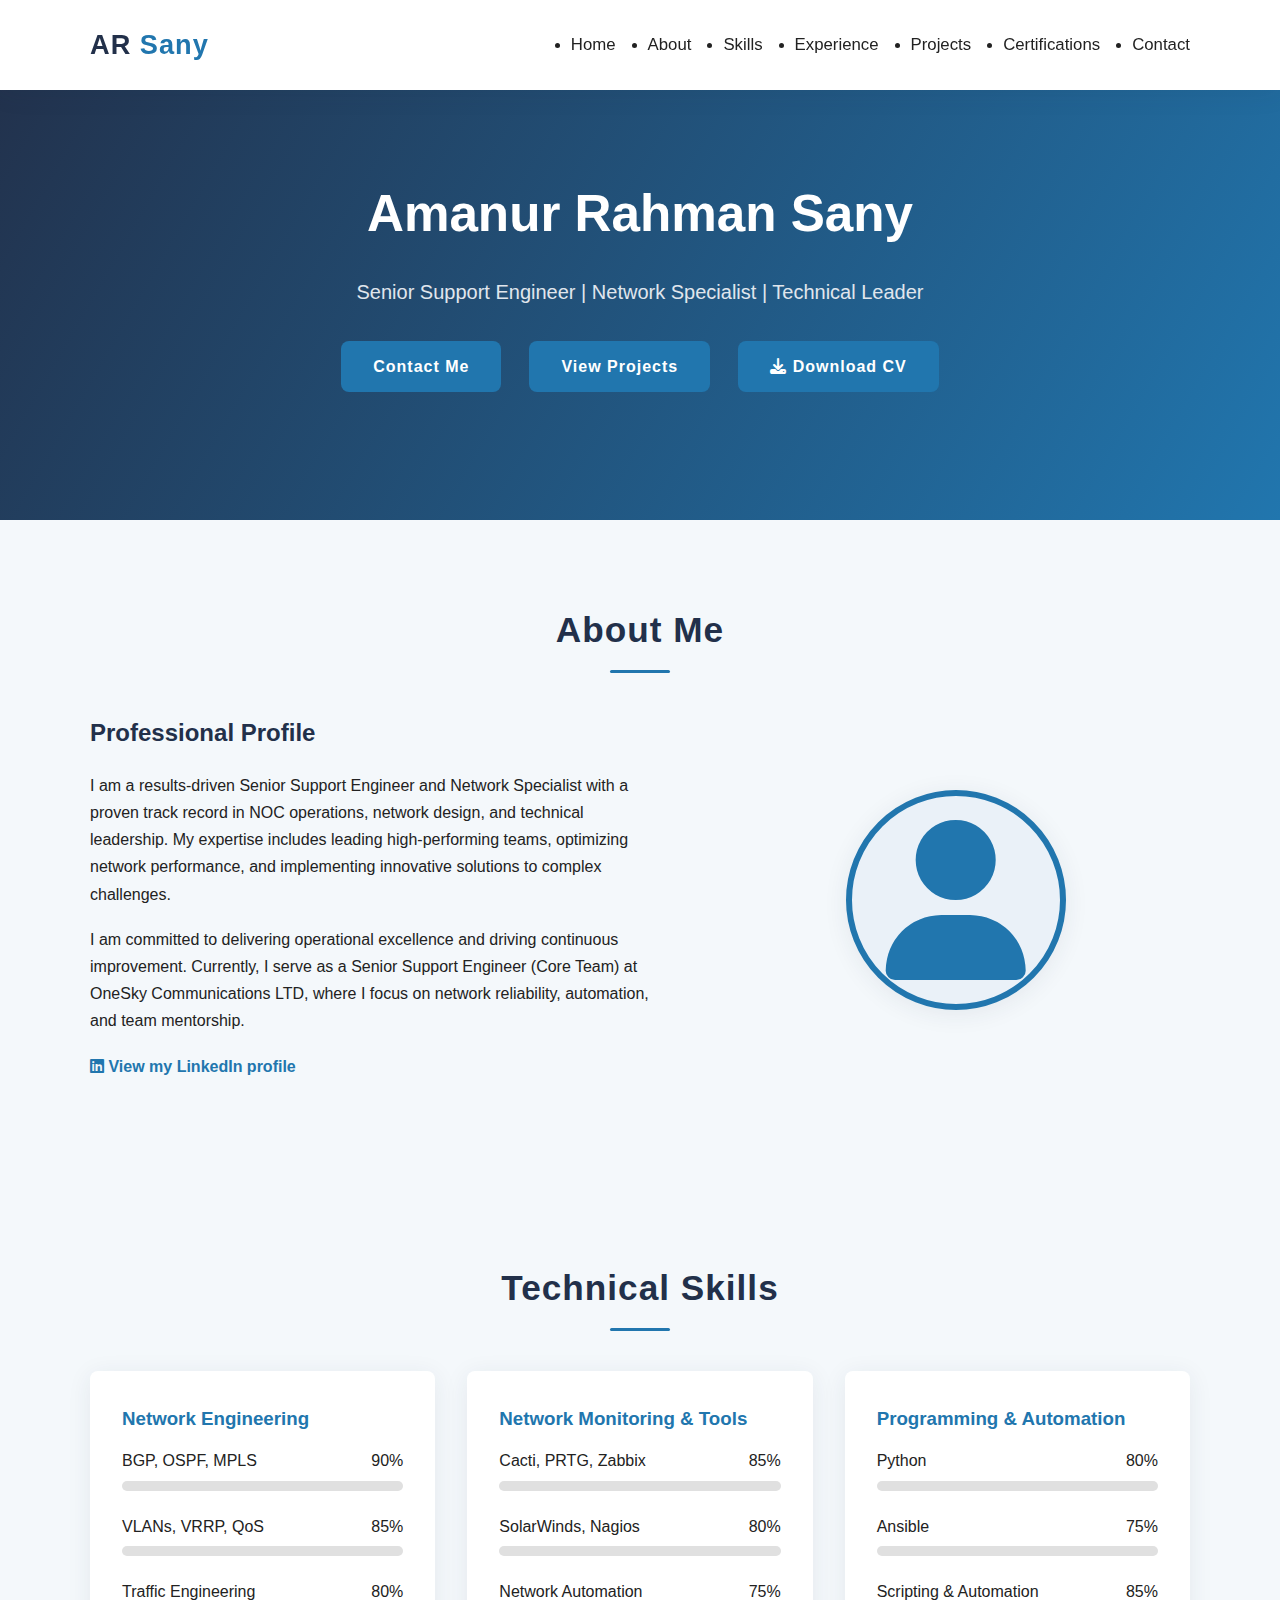
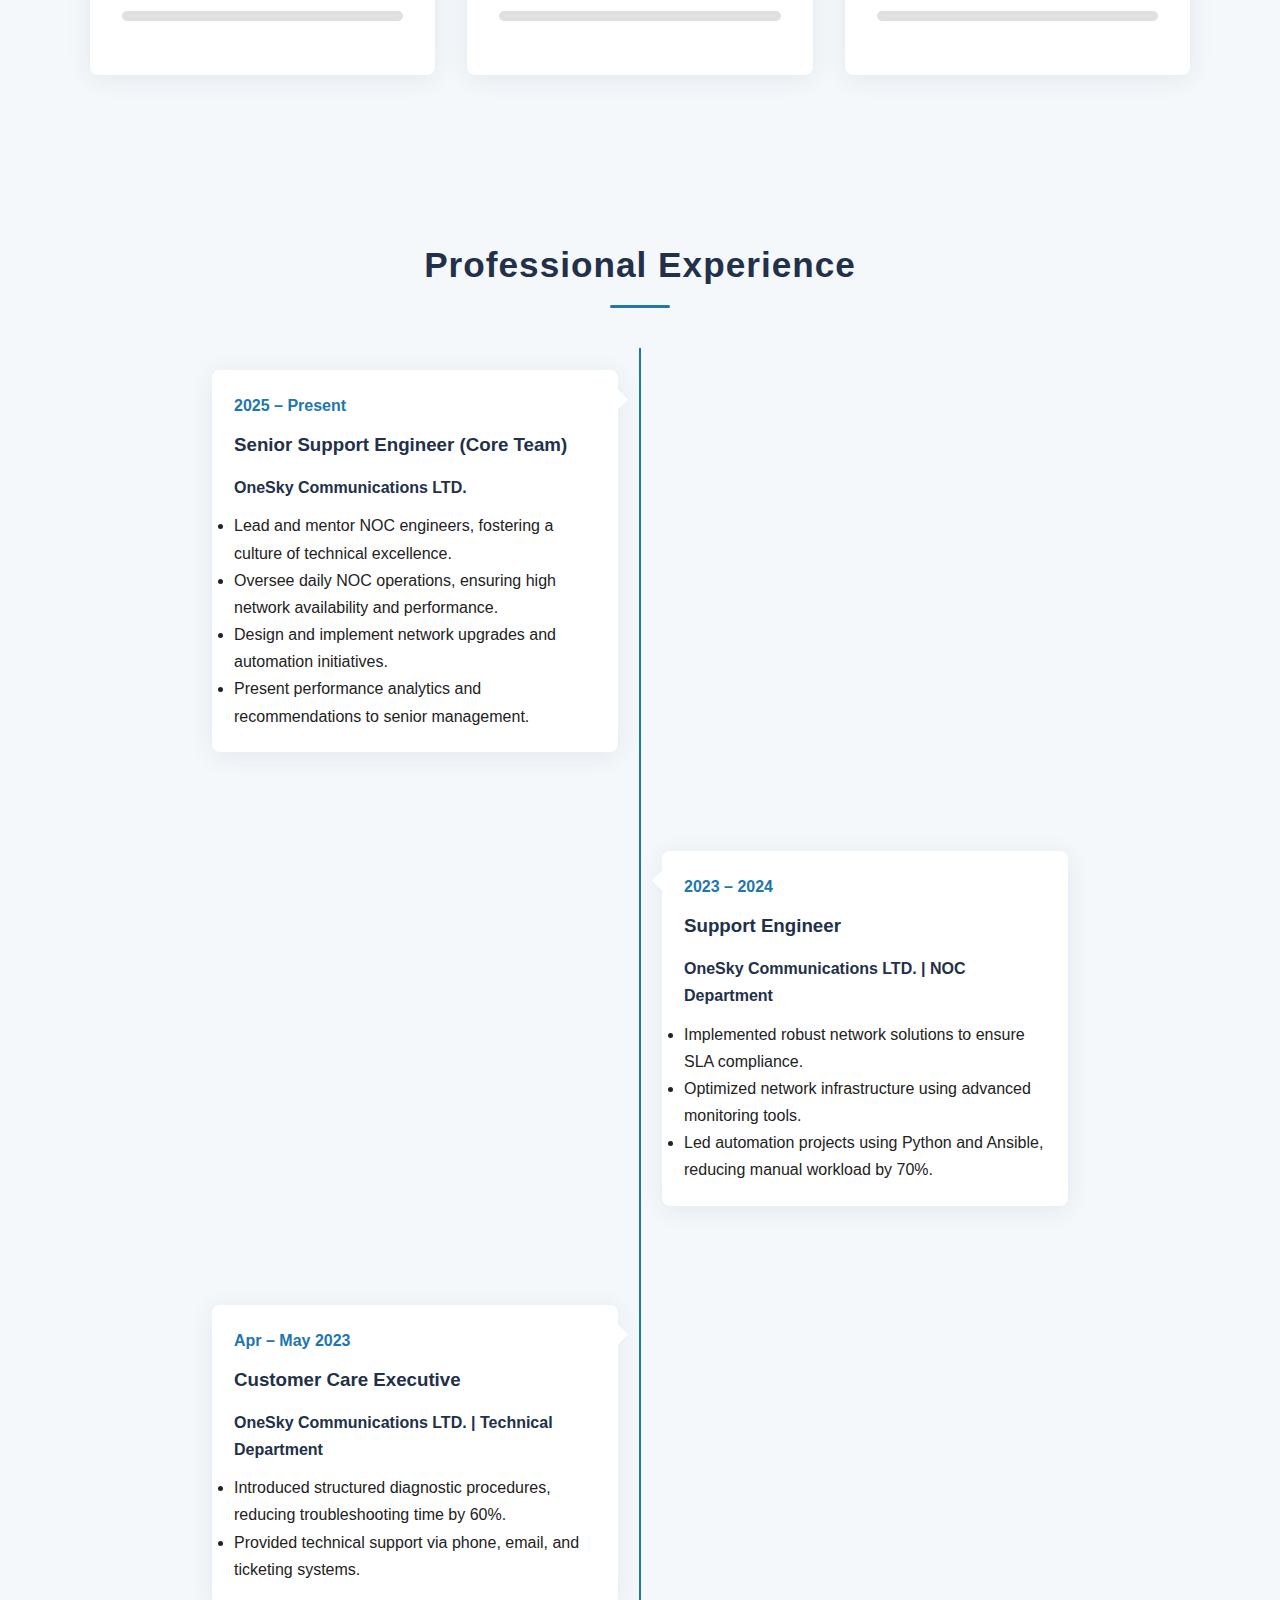
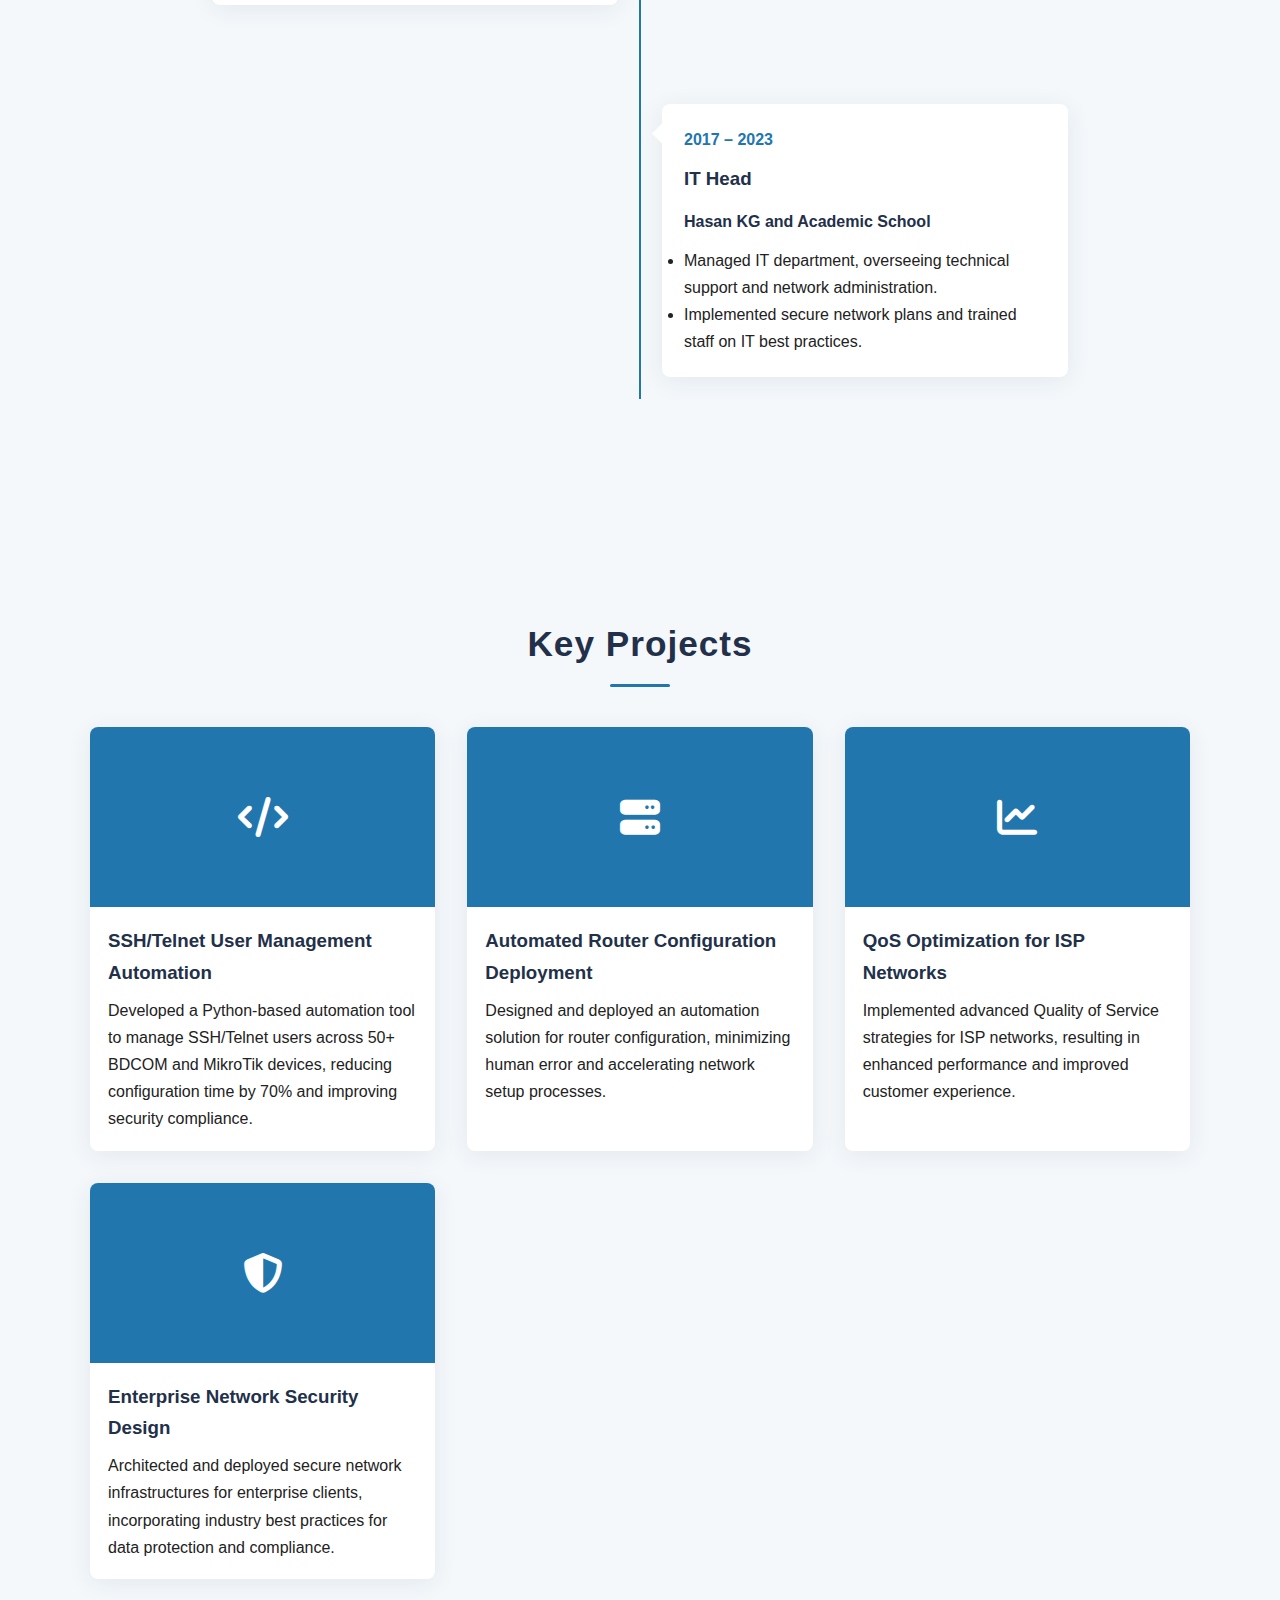
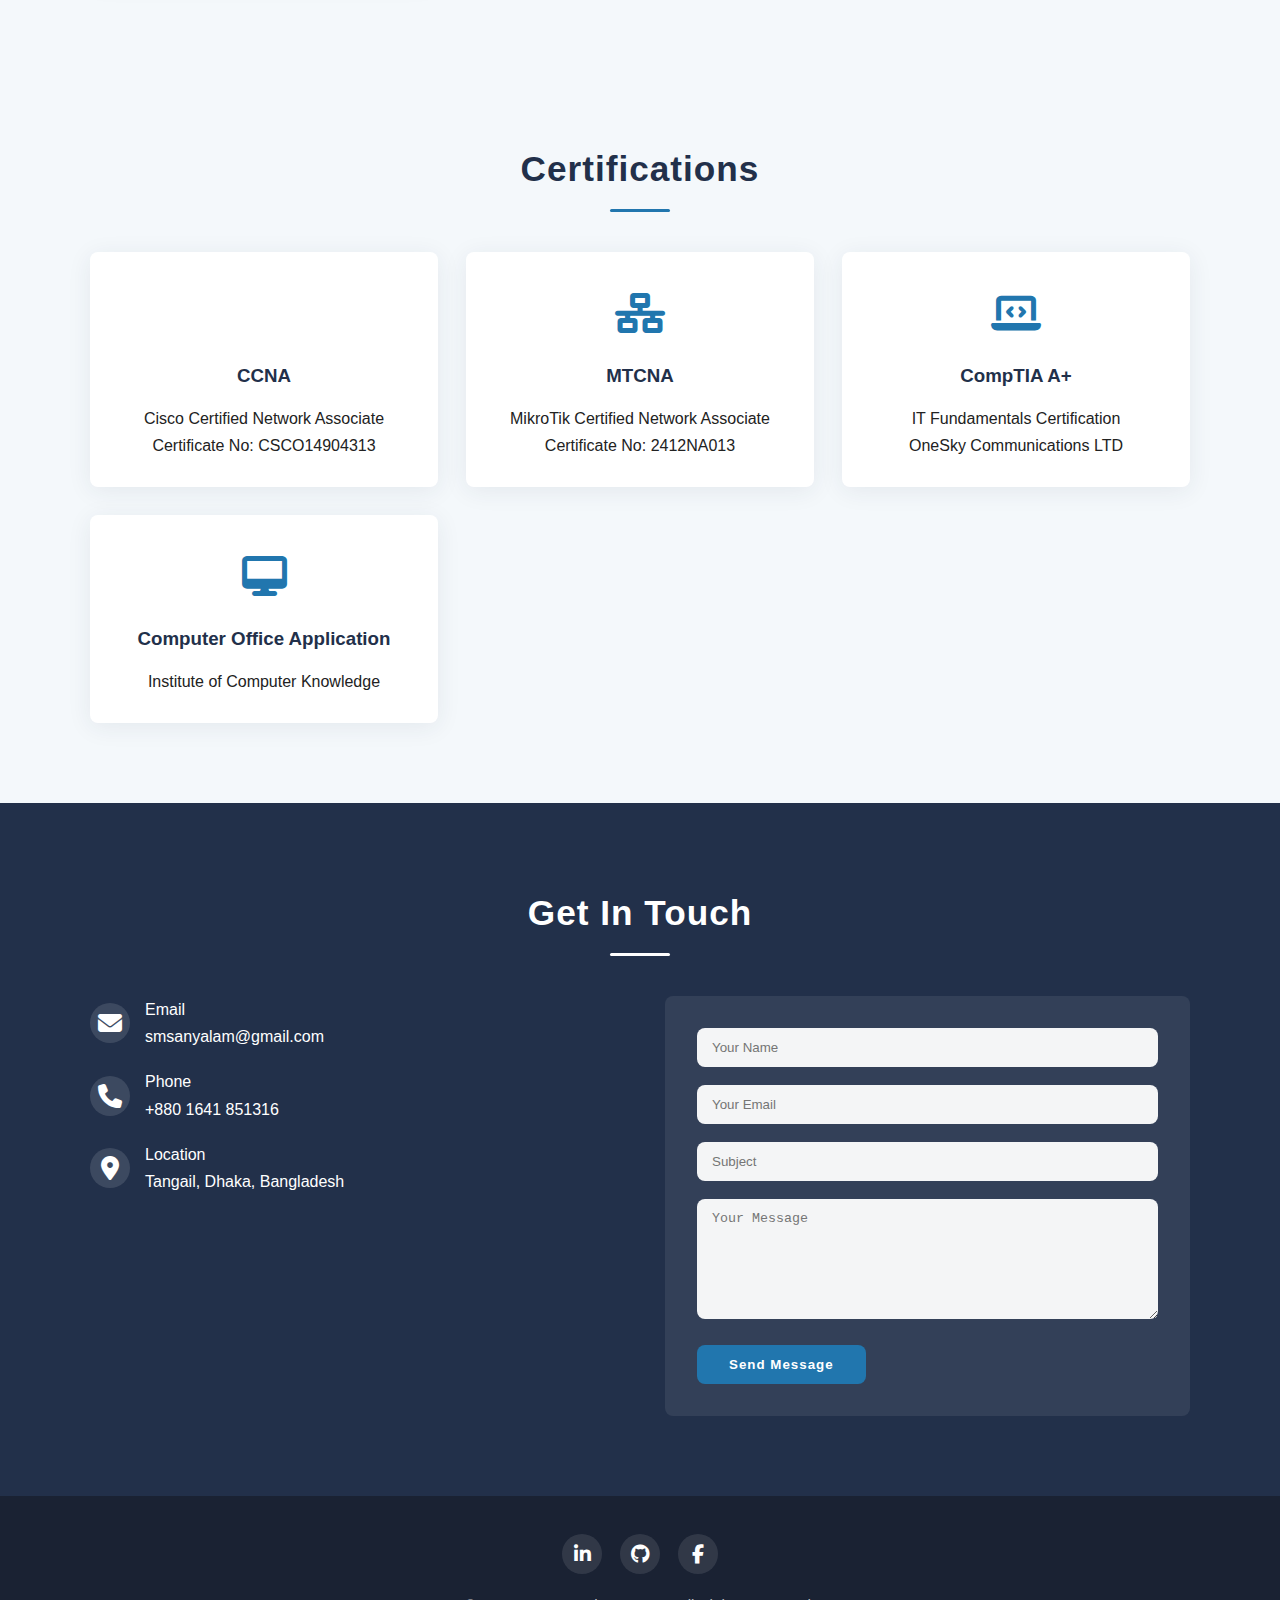
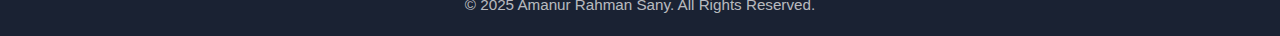
<file: Test3.html>
<!DOCTYPE html>
<html lang="en">
<head>
    <meta charset="UTF-8">
    <meta name="viewport" content="width=device-width, initial-scale=1.0">
    <title>Amanur Rahman Sany - Senior Support Engineer & Network Specialist</title>
    <link rel="stylesheet" href="https://cdnjs.cloudflare.com/ajax/libs/font-awesome/6.4.0/css/all.min.css">
    <style>
        :root {
            --primary-color: #22304a;
            --secondary-color: #2176ae;
            --accent-color: #e74c3c;
            --light-color: #f4f8fb;
            --dark-color: #1a2233;
            --text-color: #222;
            --text-light: #7f8c8d;
            --transition: all 0.3s cubic-bezier(.25,.8,.25,1);
            --shadow: 0 4px 24px rgba(34,48,74,0.08);
            --border-radius: 8px;
        }
        * { margin: 0; padding: 0; box-sizing: border-box; }
        body {
            font-family: 'Segoe UI', Tahoma, Geneva, Verdana, sans-serif;
            background: var(--light-color);
            color: var(--text-color);
            line-height: 1.7;
        }
        h1, h2, h3, h4, h5, h6 { color: var(--primary-color); margin-bottom: .7em; }
        a { color: var(--secondary-color); text-decoration: none; transition: var(--transition);}
        a:hover { color: var(--accent-color);}
        .container { width: 92%; max-width: 1100px; margin: 0 auto; }
        .section { padding: 80px 0; }
        .section-title {
            text-align: center;
            margin-bottom: 40px;
            font-size: 2.2rem;
            letter-spacing: 1px;
            position: relative;
        }
        .contact-section h11 {
        color: #fff;
        }
        .section-title::after {
            content: '';
            display: block;
            margin: 0 auto;
            margin-top: 10px;
            width: 60px;
            height: 3px;
            background: var(--secondary-color);
            border-radius: 2px;
        }
        .btn {
            display: inline-block;
            padding: 12px 32px;
            background: var(--secondary-color);
            color: #fff;
            border: none;
            border-radius: var(--border-radius);
            font-weight: 600;
            letter-spacing: 1px;
            cursor: pointer;
            transition: var(--transition);
            margin-right: 10px;
        }
        .btn:last-child { margin-right: 0; }
        .btn:hover { background: var(--primary-color);}
        .btn-outline {
            background: transparent;
            border: 2px solid var(--secondary-color);
            color: var(--secondary-color);
        }
        .btn-outline:hover {
            background: var(--secondary-color);
            color: #fff;
        }
        header {
            background: #fff;
            box-shadow: var(--shadow);
            position: fixed;
            width: 100%;
            top: 0;
            z-index: 1000;
        }
        .navbar {
            display: flex;
            justify-content: space-between;
            align-items: center;
            padding: 22px 0;
        }
        .logo {
            font-size: 1.7rem;
            font-weight: 700;
            color: var(--primary-color);
            letter-spacing: 1px;
        }
        .logo span { color: var(--secondary-color);}
        .nav-links { display: flex; }
        .nav-links li { margin-left: 32px; }
        .nav-links a {
            color: var(--text-color);
            font-weight: 500;
            font-size: 1.05rem;
        }
        .nav-links a:hover { color: var(--secondary-color);}
        .hamburger { display: none; cursor: pointer; font-size: 1.7rem;}
        /* Hero */
        .hero {
            background: linear-gradient(120deg, var(--primary-color) 0%, var(--secondary-color) 100%);
            color: #fff;
            padding: 170px 0 110px;
            text-align: center;
        }
        .hero-content h1 {
            font-size: 3.2rem;
            font-weight: 800;
            margin-bottom: 18px;
            color: #fff;
        }
        .hero-content p {
            font-size: 1.25rem;
            max-width: 650px;
            margin: 0 auto 32px;
            color: #e0e6ed;
        }
        .hero-btns {
            display: flex;
            justify-content: center;
            gap: 18px;
            margin-bottom: 18px;
        }
        /* About */
        .about-content {
            display: grid;
            grid-template-columns: 1.1fr 0.9fr;
            gap: 60px;
            align-items: center;
        }
        .about-text h2 { margin-bottom: 18px; }
        .about-text p { margin-bottom: 18px; }
        .about-image {
            text-align: center;
        }
        .profile-img {
            width: 220px;
            height: 220px;
            border-radius: 50%;
            object-fit: cover;
            border: 6px solid var(--secondary-color);
            box-shadow: var(--shadow);
            margin-bottom: 10px;
        }
        .profile-img-placeholder {
            width: 220px; height: 220px;
            border-radius: 50%;
            background: #eaf1f8;
            display: flex; align-items: center; justify-content: center;
            border: 6px solid var(--secondary-color);
            box-shadow: var(--shadow);
            margin: 0 auto 10px;
        }
        .about-contact-list {
            margin-top: 18px;
        }
        .about-contact-list .contact-item {
            margin-bottom: 10px;
            display: flex; align-items: center; gap: 10px;
            color: var(--text-light);
        }
        /* Skills */
        .skills-section { background: var(--light-color);}
        .skills-container {
            display: grid;
            grid-template-columns: repeat(auto-fit, minmax(320px, 1fr));
            gap: 32px;
        }
        .skill-category {
            background: #fff;
            padding: 32px;
            border-radius: var(--border-radius);
            box-shadow: var(--shadow);
        }
        .skill-category h3 { color: var(--secondary-color);}
        .skill-item { margin-bottom: 22px;}
        .skill-info {
            display: flex; justify-content: space-between; margin-bottom: 6px;
        }
        .skill-bar {
            height: 10px;
            background: #e0e0e0;
            border-radius: 5px;
            overflow: hidden;
        }
        .skill-progress {
            height: 100%;
            background: var(--secondary-color);
            width: 0;
            transition: width 1.5s cubic-bezier(.25,.8,.25,1);
        }
        /* Experience */
        .timeline {
            position: relative;
            max-width: 900px;
            margin: 0 auto;
        }
        .timeline::before {
            content: '';
            position: absolute;
            left: 50%;
            top: 0; bottom: 0;
            width: 2px;
            background: var(--secondary-color);
            transform: translateX(-50%);
        }
        .timeline-item {
            position: relative;
            margin-bottom: 55px;
            width: 50%;
            padding: 22px;
        }
        .timeline-item:nth-child(odd) { left: 0;}
        .timeline-item:nth-child(even) { left: 50%;}
        .timeline-content {
            background: #fff;
            padding: 22px;
            border-radius: var(--border-radius);
            box-shadow: var(--shadow);
            position: relative;
        }
        .timeline-content::after {
            content: '';
            position: absolute;
            top: 22px;
            width: 15px; height: 15px;
            background: #fff;
            transform: rotate(45deg);
        }
        .timeline-item:nth-child(odd) .timeline-content::after { right: -7px;}
        .timeline-item:nth-child(even) .timeline-content::after { left: -7px;}
        .timeline-date {
            font-weight: 600;
            color: var(--secondary-color);
            margin-bottom: 10px;
        }
        /* Projects */
        .projects-section { background: var(--light-color);}
        .projects-container {
            display: grid;
            grid-template-columns: repeat(auto-fit, minmax(320px, 1fr));
            gap: 32px;
        }
        .project-card {
            background: #fff;
            border-radius: var(--border-radius);
            overflow: hidden;
            box-shadow: var(--shadow);
            transition: var(--transition);
        }
        .project-card:hover { transform: translateY(-8px);}
        .project-img {
            height: 180px;
            background: var(--secondary-color);
            display: flex; align-items: center; justify-content: center;
            color: #fff; font-size: 2.5rem;
        }
        .project-content { padding: 18px;}
        .project-content h3 { margin-bottom: 8px;}
        /* Certifications */
        .certifications-container {
            display: grid;
            grid-template-columns: repeat(auto-fit, minmax(260px, 1fr));
            gap: 28px;
        }
        .cert-card {
            background: #fff;
            padding: 28px;
            border-radius: var(--border-radius);
            box-shadow: var(--shadow);
            text-align: center;
            transition: var(--transition);
        }
        .cert-card:hover { transform: translateY(-5px);}
        .cert-icon {
            font-size: 2.5rem;
            color: var(--secondary-color);
            margin-bottom: 12px;
        }
        /* Contact */
        .contact-section { background: var(--primary-color); color: #fff;}
        .contact-section .section-title { color: #fff;}
        .contact-section .section-title::after { background: #fff;}
        .contact-container {
            display: grid;
            grid-template-columns: repeat(auto-fit, minmax(320px, 1fr));
            gap: 50px;
        }
        .contact-info { display: flex; flex-direction: column; gap: 18px;}
        .contact-item {
            display: flex; align-items: center; gap: 15px;
        }
        .contact-icon {
            font-size: 1.5rem;
            width: 40px; height: 40px;
            background: rgba(255,255,255,0.12);
            border-radius: 50%;
            display: flex; align-items: center; justify-content: center;
        }
        .contact-form {
            background: rgba(255,255,255,0.08);
            padding: 32px;
            border-radius: var(--border-radius);
        }
        .form-group { margin-bottom: 18px;}
        .form-control {
            width: 100%;
            padding: 12px 15px;
            border: none;
            border-radius: var(--border-radius);
            background: rgba(255,255,255,0.95);
        }
        textarea.form-control { min-height: 120px; resize: vertical;}
        /* Footer */
        footer {
            background: var(--dark-color);
            color: #fff;
            padding: 38px 0 18px;
            text-align: center;
        }
        .social-links {
            display: flex; justify-content: center; gap: 18px; margin-bottom: 18px;
        }
        .social-link {
            width: 40px; height: 40px;
            background: rgba(255,255,255,0.10);
            border-radius: 50%;
            display: flex; align-items: center; justify-content: center;
            transition: var(--transition);
            color: #fff;
            font-size: 1.2rem;
        }
        .social-link:hover {
            background: var(--secondary-color);
            color: #fff;
            transform: translateY(-4px);
        }
        .copyright {
            font-size: 0.95rem;
            color: rgba(255,255,255,0.7);
        }
        /* Responsive */
        @media (max-width: 992px) {
            .about-content { grid-template-columns: 1fr;}
            .timeline::before { left: 30px;}
            .timeline-item { width: 100%; padding-left: 70px; padding-right: 0;}
            .timeline-item:nth-child(even) { left: 0;}
            .timeline-item:nth-child(odd) .timeline-content::after,
            .timeline-item:nth-child(even) .timeline-content::after { left: -7px; right: auto;}
        }
        @media (max-width: 768px) {
            .nav-links {
                position: fixed;
                top: 70px; left: -100%;
                width: 100%; height: calc(100vh - 70px);
                background: #fff;
                flex-direction: column;
                align-items: center;
                justify-content: flex-start;
                padding-top: 50px;
                transition: var(--transition);
            }
            .nav-links.active { left: 0;}
            .nav-links li { margin: 15px 0;}
            .hamburger { display: block;}
            .hero-content h1 { font-size: 2.2rem;}
            .hero-btns { flex-direction: column; align-items: center;}
        }
        @media (max-width: 576px) {
            .section { padding: 55px 0;}
            .hero { padding: 100px 0 60px;}
            .hero-content h1 { font-size: 1.5rem;}
        }
    </style>
</head>
<body>
    <!-- Header -->
    <header>
        <div class="container">
            <nav class="navbar">
                <a href="#" class="logo">AR <span>Sany</span></a>
                <ul class="nav-links">
                    <li><a href="#home">Home</a></li>
                    <li><a href="#about">About</a></li>
                    <li><a href="#skills">Skills</a></li>
                    <li><a href="#experience">Experience</a></li>
                    <li><a href="#projects">Projects</a></li>
                    <li><a href="#certifications">Certifications</a></li>
                    <li><a href="#contact">Contact</a></li>
                </ul>
                <div class="hamburger">
                    <i class="fas fa-bars"></i>
                </div>
            </nav>
        </div>
    </header>

    <!-- Hero Section -->
    <section id="home" class="hero">
        <div class="container">
            <div class="hero-content">
                <h1>Amanur Rahman Sany</h1>
                <p>Senior Support Engineer | Network Specialist | Technical Leader</p>
                <div class="hero-btns">
                    <a href="#contact" class="btn">Contact Me</a>
                    <a href="#projects" class="btn">View Projects</a>
                    <a href="AmanurRahmanSany_CV.pdf" class="btn" target="_blank"><i class="fas fa-download"></i> Download CV</a>
                </div>
            </div>
        </div>
    </section>

    <!-- About Section -->
    <section id="about" class="section">
        <div class="container">
            <h2 class="section-title">About Me</h2>
            <div class="about-content">
                <div class="about-text">
                    <h2>Professional Profile</h2>
                    <p>
                        I am a results-driven Senior Support Engineer and Network Specialist with a proven track record in NOC operations, network design, and technical leadership. My expertise includes leading high-performing teams, optimizing network performance, and implementing innovative solutions to complex challenges.
                    </p>
                    <p>
                        I am committed to delivering operational excellence and driving continuous improvement. Currently, I serve as a Senior Support Engineer (Core Team) at OneSky Communications LTD, where I focus on network reliability, automation, and team mentorship.
                    </p>
                    <p>
                        <a href="https://linkedin.com/in/amanur-rahman-sany" target="_blank" style="color:var(--secondary-color);font-weight:600;">
                            <i class="fab fa-linkedin"></i> View my LinkedIn profile
                        </a>
                    </p>
                </div>
                <div class="about-image">
                    <div class="profile-img-placeholder">
                        <!-- Replace with your photo if available -->
                        <i class="fas fa-user" style="font-size: 160px; color: #2176ae;"></i>
                    </div>
                </div>
            </div>
        </div>
    </section>

    <!-- Skills Section -->
    <section id="skills" class="section skills-section">
        <div class="container">
            <h2 class="section-title">Technical Skills</h2>
            <div class="skills-container">
                <div class="skill-category">
                    <h3>Network Engineering</h3>
                    <div class="skill-item">
                        <div class="skill-info">
                            <span>BGP, OSPF, MPLS</span>
                            <span>90%</span>
                        </div>
                        <div class="skill-bar">
                            <div class="skill-progress" data-width="90"></div>
                        </div>
                    </div>
                    <div class="skill-item">
                        <div class="skill-info">
                            <span>VLANs, VRRP, QoS</span>
                            <span>85%</span>
                        </div>
                        <div class="skill-bar">
                            <div class="skill-progress" data-width="85"></div>
                        </div>
                    </div>
                    <div class="skill-item">
                        <div class="skill-info">
                            <span>Traffic Engineering</span>
                            <span>80%</span>
                        </div>
                        <div class="skill-bar">
                            <div class="skill-progress" data-width="80"></div>
                        </div>
                    </div>
                </div>
                <div class="skill-category">
                    <h3>Network Monitoring & Tools</h3>
                    <div class="skill-item">
                        <div class="skill-info">
                            <span>Cacti, PRTG, Zabbix</span>
                            <span>85%</span>
                        </div>
                        <div class="skill-bar">
                            <div class="skill-progress" data-width="85"></div>
                        </div>
                    </div>
                    <div class="skill-item">
                        <div class="skill-info">
                            <span>SolarWinds, Nagios</span>
                            <span>80%</span>
                        </div>
                        <div class="skill-bar">
                            <div class="skill-progress" data-width="80"></div>
                        </div>
                    </div>
                    <div class="skill-item">
                        <div class="skill-info">
                            <span>Network Automation</span>
                            <span>75%</span>
                        </div>
                        <div class="skill-bar">
                            <div class="skill-progress" data-width="75"></div>
                        </div>
                    </div>
                </div>
                <div class="skill-category">
                    <h3>Programming & Automation</h3>
                    <div class="skill-item">
                        <div class="skill-info">
                            <span>Python</span>
                            <span>80%</span>
                        </div>
                        <div class="skill-bar">
                            <div class="skill-progress" data-width="80"></div>
                        </div>
                    </div>
                    <div class="skill-item">
                        <div class="skill-info">
                            <span>Ansible</span>
                            <span>75%</span>
                        </div>
                        <div class="skill-bar">
                            <div class="skill-progress" data-width="75"></div>
                        </div>
                    </div>
                    <div class="skill-item">
                        <div class="skill-info">
                            <span>Scripting & Automation</span>
                            <span>85%</span>
                        </div>
                        <div class="skill-bar">
                            <div class="skill-progress" data-width="85"></div>
                        </div>
                    </div>
                </div>
            </div>
        </div>
    </section>

    <!-- Experience Section -->
    <section id="experience" class="section">
        <div class="container">
            <h2 class="section-title">Professional Experience</h2>
            <div class="timeline">
                <div class="timeline-item">
                    <div class="timeline-content">
                        <div class="timeline-date">2025 – Present</div>
                        <h3>Senior Support Engineer (Core Team)</h3>
                        <h4>OneSky Communications LTD.</h4>
                        <ul>
                            <li>Lead and mentor NOC engineers, fostering a culture of technical excellence.</li>
                            <li>Oversee daily NOC operations, ensuring high network availability and performance.</li>
                            <li>Design and implement network upgrades and automation initiatives.</li>
                            <li>Present performance analytics and recommendations to senior management.</li>
                        </ul>
                    </div>
                </div>
                <div class="timeline-item">
                    <div class="timeline-content">
                        <div class="timeline-date">2023 – 2024</div>
                        <h3>Support Engineer</h3>
                        <h4>OneSky Communications LTD. | NOC Department</h4>
                        <ul>
                            <li>Implemented robust network solutions to ensure SLA compliance.</li>
                            <li>Optimized network infrastructure using advanced monitoring tools.</li>
                            <li>Led automation projects using Python and Ansible, reducing manual workload by 70%.</li>
                        </ul>
                    </div>
                </div>
                <div class="timeline-item">
                    <div class="timeline-content">
                        <div class="timeline-date">Apr – May 2023</div>
                        <h3>Customer Care Executive</h3>
                        <h4>OneSky Communications LTD. | Technical Department</h4>
                        <ul>
                            <li>Introduced structured diagnostic procedures, reducing troubleshooting time by 60%.</li>
                            <li>Provided technical support via phone, email, and ticketing systems.</li>
                        </ul>
                    </div>
                </div>
                <div class="timeline-item">
                    <div class="timeline-content">
                        <div class="timeline-date">2017 – 2023</div>
                        <h3>IT Head</h3>
                        <h4>Hasan KG and Academic School</h4>
                        <ul>
                            <li>Managed IT department, overseeing technical support and network administration.</li>
                            <li>Implemented secure network plans and trained staff on IT best practices.</li>
                        </ul>
                    </div>
                </div>
            </div>
        </div>
    </section>

    <!-- Projects Section -->
    <section id="projects" class="section projects-section">
        <div class="container">
            <h2 class="section-title">Key Projects</h2>
            <div class="projects-container">
                <div class="project-card">
                    <div class="project-img">
                        <i class="fas fa-code"></i>
                    </div>
                    <div class="project-content">
                        <h3>SSH/Telnet User Management Automation</h3>
                        <p>Developed a Python-based automation tool to manage SSH/Telnet users across 50+ BDCOM and MikroTik devices, reducing configuration time by 70% and improving security compliance.</p>
                    </div>
                </div>
                <div class="project-card">
                    <div class="project-img">
                        <i class="fas fa-server"></i>
                    </div>
                    <div class="project-content">
                        <h3>Automated Router Configuration Deployment</h3>
                        <p>Designed and deployed an automation solution for router configuration, minimizing human error and accelerating network setup processes.</p>
                    </div>
                </div>
                <div class="project-card">
                    <div class="project-img">
                        <i class="fas fa-chart-line"></i>
                    </div>
                    <div class="project-content">
                        <h3>QoS Optimization for ISP Networks</h3>
                        <p>Implemented advanced Quality of Service strategies for ISP networks, resulting in enhanced performance and improved customer experience.</p>
                    </div>
                </div>
                <div class="project-card">
                    <div class="project-img">
                        <i class="fas fa-shield-alt"></i>
                    </div>
                    <div class="project-content">
                        <h3>Enterprise Network Security Design</h3>
                        <p>Architected and deployed secure network infrastructures for enterprise clients, incorporating industry best practices for data protection and compliance.</p>
                    </div>
                </div>
            </div>
        </div>
    </section>

    <!-- Certifications Section -->
    <section id="certifications" class="section">
        <div class="container">
            <h2 class="section-title">Certifications</h2>
            <div class="certifications-container">
                <div class="cert-card">
                    <div class="cert-icon">
                        <i class="fab fa-cisco"></i>
                    </div>
                    <h3>CCNA</h3>
                    <p>Cisco Certified Network Associate</p>
                    <p>Certificate No: CSCO14904313</p>
                </div>
                <div class="cert-card">
                    <div class="cert-icon">
                        <i class="fas fa-network-wired"></i>
                    </div>
                    <h3>MTCNA</h3>
                    <p>MikroTik Certified Network Associate</p>
                    <p>Certificate No: 2412NA013</p>
                </div>
                <div class="cert-card">
                    <div class="cert-icon">
                        <i class="fas fa-laptop-code"></i>
                    </div>
                    <h3>CompTIA A+</h3>
                    <p>IT Fundamentals Certification</p>
                    <p>OneSky Communications LTD</p>
                </div>
                <div class="cert-card">
                    <div class="cert-icon">
                        <i class="fas fa-desktop"></i>
                    </div>
                    <h3>Computer Office Application</h3>
                    <p>Institute of Computer Knowledge</p>
                </div>
            </div>
        </div>
    </section>

    <!-- Contact Section -->
    <section id="contact" class="section contact-section">
        <div class="container">
            <h2 class="section-title">Get In Touch</h2>
            <div class="contact-container">
                <div class="contact-info">
                    <div class="contact-item">
                        <div class="contact-icon">
                            <i class="fas fa-envelope"></i>
                        </div>
                        <div>
                            <h11>Email</h11>
                            <p><a href="mailto:smsanyalam@gmail.com" style="color:#fff;">smsanyalam@gmail.com</a></p>
                        </div>
                    </div>
                    <div class="contact-item">
                        <div class="contact-icon">
                            <i class="fas fa-phone"></i>
                        </div>
                        <div>
                            <h11>Phone</h11>
                            <p><a href="tel:+8801641851316" style="color:#fff;">+880 1641 851316</a></p>
                        </div>
                    </div>
                    <div class="contact-item">
                        <div class="contact-icon">
                            <i class="fas fa-map-marker-alt"></i>
                        </div>
                        <div>
                            <h11>Location</h11>
                            <p>Tangail, Dhaka, Bangladesh</p>
                        </div>
                    </div>
                </div>
                <div class="contact-form">
                    <form id="contactForm">
                        <div class="form-group">
                            <input type="text" class="form-control" placeholder="Your Name" required>
                        </div>
                        <div class="form-group">
                            <input type="email" class="form-control" placeholder="Your Email" required>
                        </div>
                        <div class="form-group">
                            <input type="text" class="form-control" placeholder="Subject" required>
                        </div>
                        <div class="form-group">
                            <textarea class="form-control" placeholder="Your Message" required></textarea>
                        </div>
                        <button type="submit" class="btn">Send Message</button>
                    </form>
                </div>
            </div>
        </div>
    </section>

    <!-- Footer -->
    <footer>
        <div class="container">
            <div class="social-links">
                <a href="https://linkedin.com/in/amanur-rahman-sany" class="social-link" target="_blank">
                    <i class="fab fa-linkedin-in"></i>
                </a>
                <a href="https://github.com/amanurrahmansany" class="social-link" target="_blank">
                    <i class="fab fa-github"></i>
                </a>
                <a href="https://facebook.com/amanur.rahman.sany" class="social-link" target="_blank">
                    <i class="fab fa-facebook-f"></i>
                </a>
            </div>
            <p class="copyright">&copy; 2025 Amanur Rahman Sany. All Rights Reserved.</p>
        </div>
    </footer>

    <script>
        // Mobile Navigation Toggle
        const hamburger = document.querySelector('.hamburger');
        const navLinks = document.querySelector('.nav-links');
        hamburger.addEventListener('click', () => {
            navLinks.classList.toggle('active');
        });
        // Close mobile menu when clicking on a link
        document.querySelectorAll('.nav-links a').forEach(link => {
            link.addEventListener('click', () => {
                navLinks.classList.remove('active');
            });
        });
        // Animate skill bars when they come into view
        const skillBars = document.querySelectorAll('.skill-progress');
        const animateSkillBars = () => {
            skillBars.forEach(bar => {
                const barPosition = bar.getBoundingClientRect().top;
                const screenPosition = window.innerHeight / 1.3;
                if (barPosition < screenPosition) {
                    const width = bar.getAttribute('data-width');
                    bar.style.width = width + '%';
                }
            });
        };
        window.addEventListener('scroll', animateSkillBars);
        // Form submission handler
        const contactForm = document.getElementById('contactForm');
        contactForm.addEventListener('submit', (e) => {
            e.preventDefault();
            alert('Thank you for your message! I will get back to you soon.');
            contactForm.reset();
        });
        // Smooth scrolling for anchor links
        document.querySelectorAll('a[href^="#"]').forEach(anchor => {
            anchor.addEventListener('click', function(e) {
                e.preventDefault();
                const targetId = this.getAttribute('href');
                if (targetId === '#') return;
                const targetElement = document.querySelector(targetId);
                if (targetElement) {
                    window.scrollTo({
                        top: targetElement.offsetTop - 70,
                        behavior: 'smooth'
                    });
                }
            });
        });
    </script>
</body>
</html>
</file>
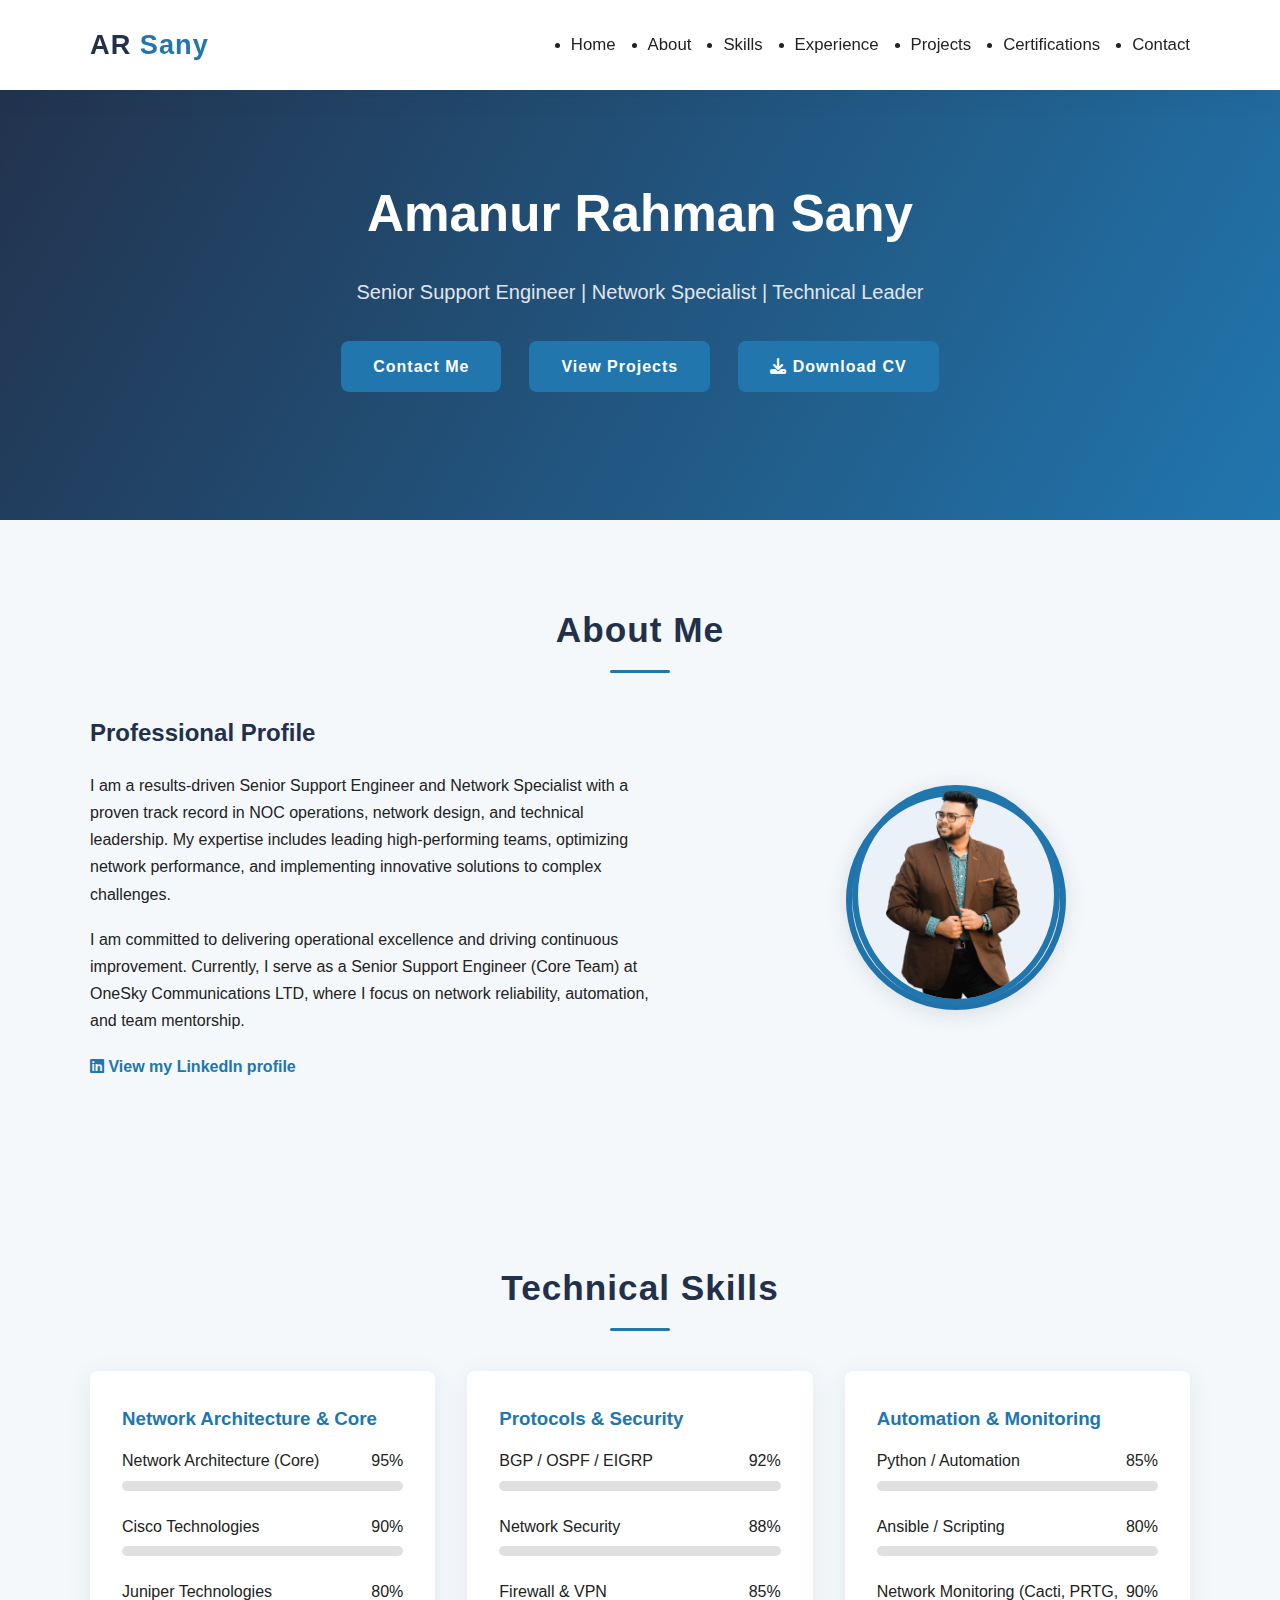
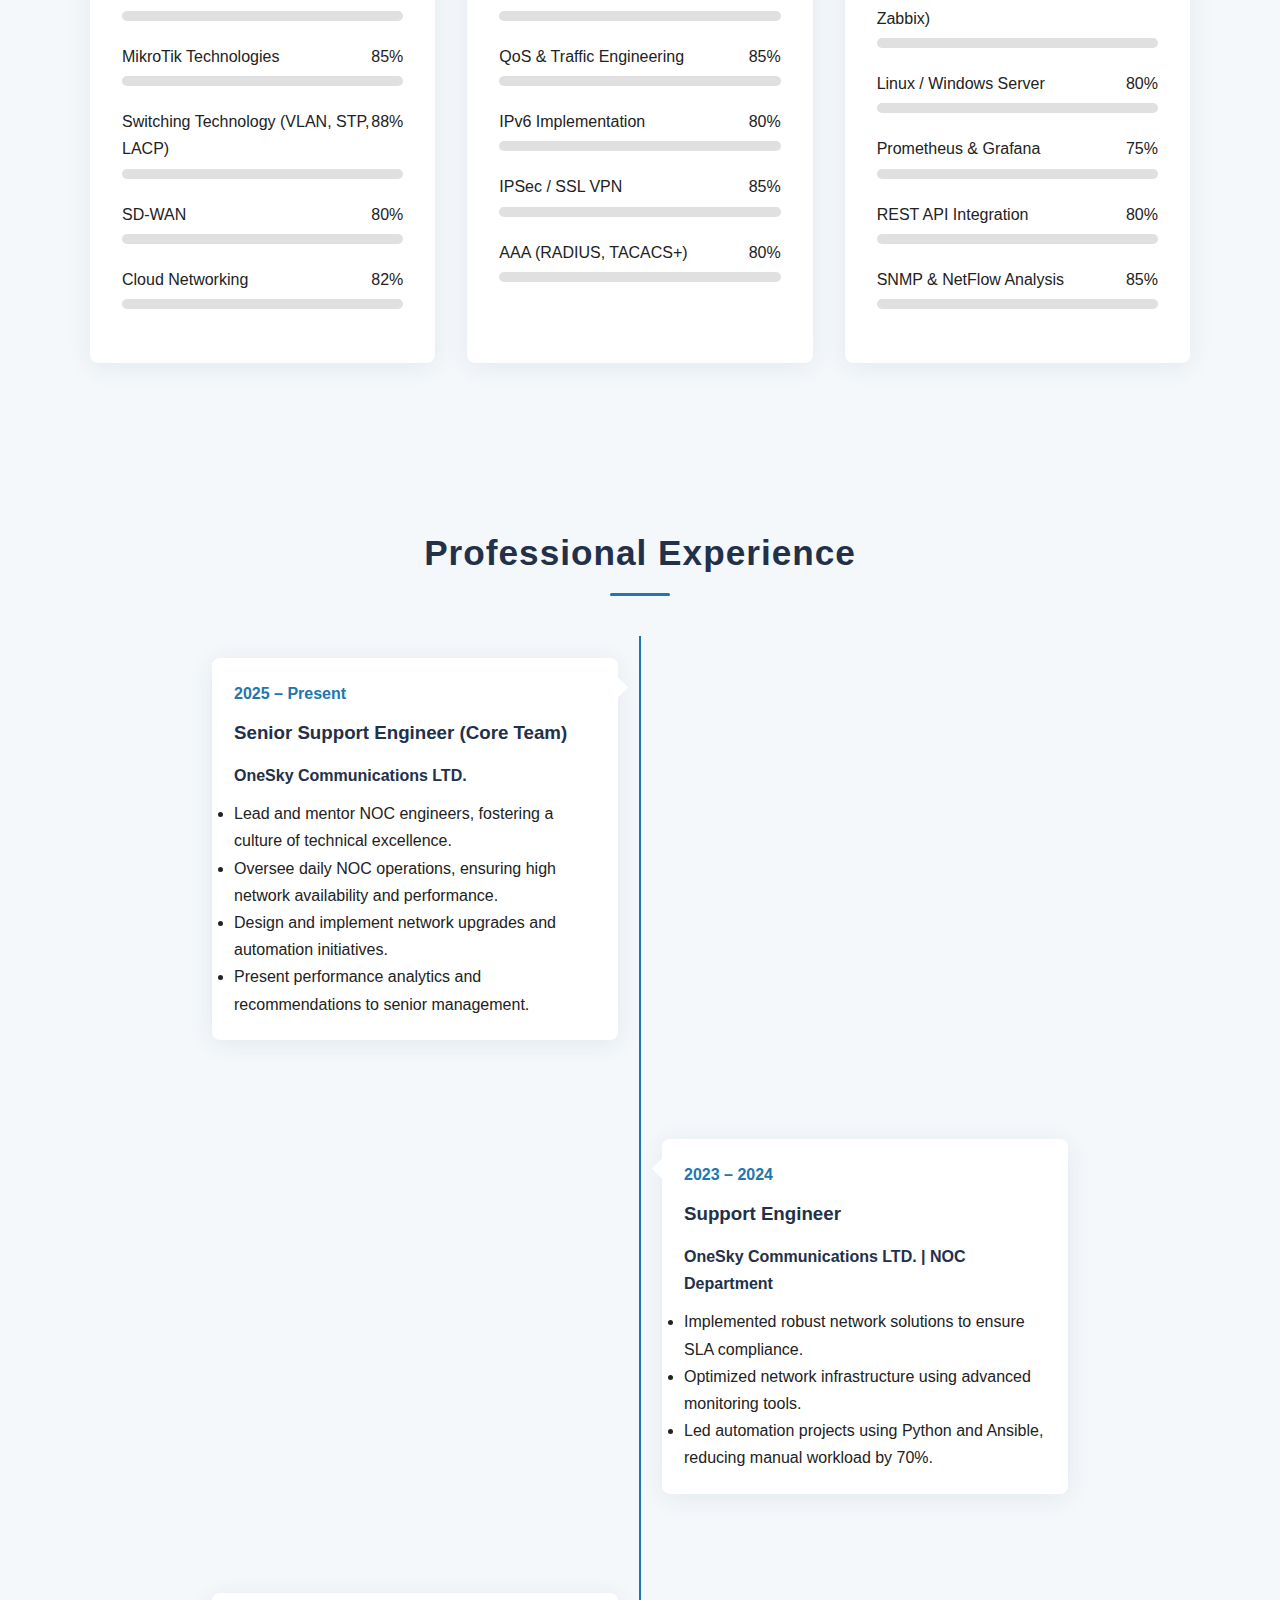
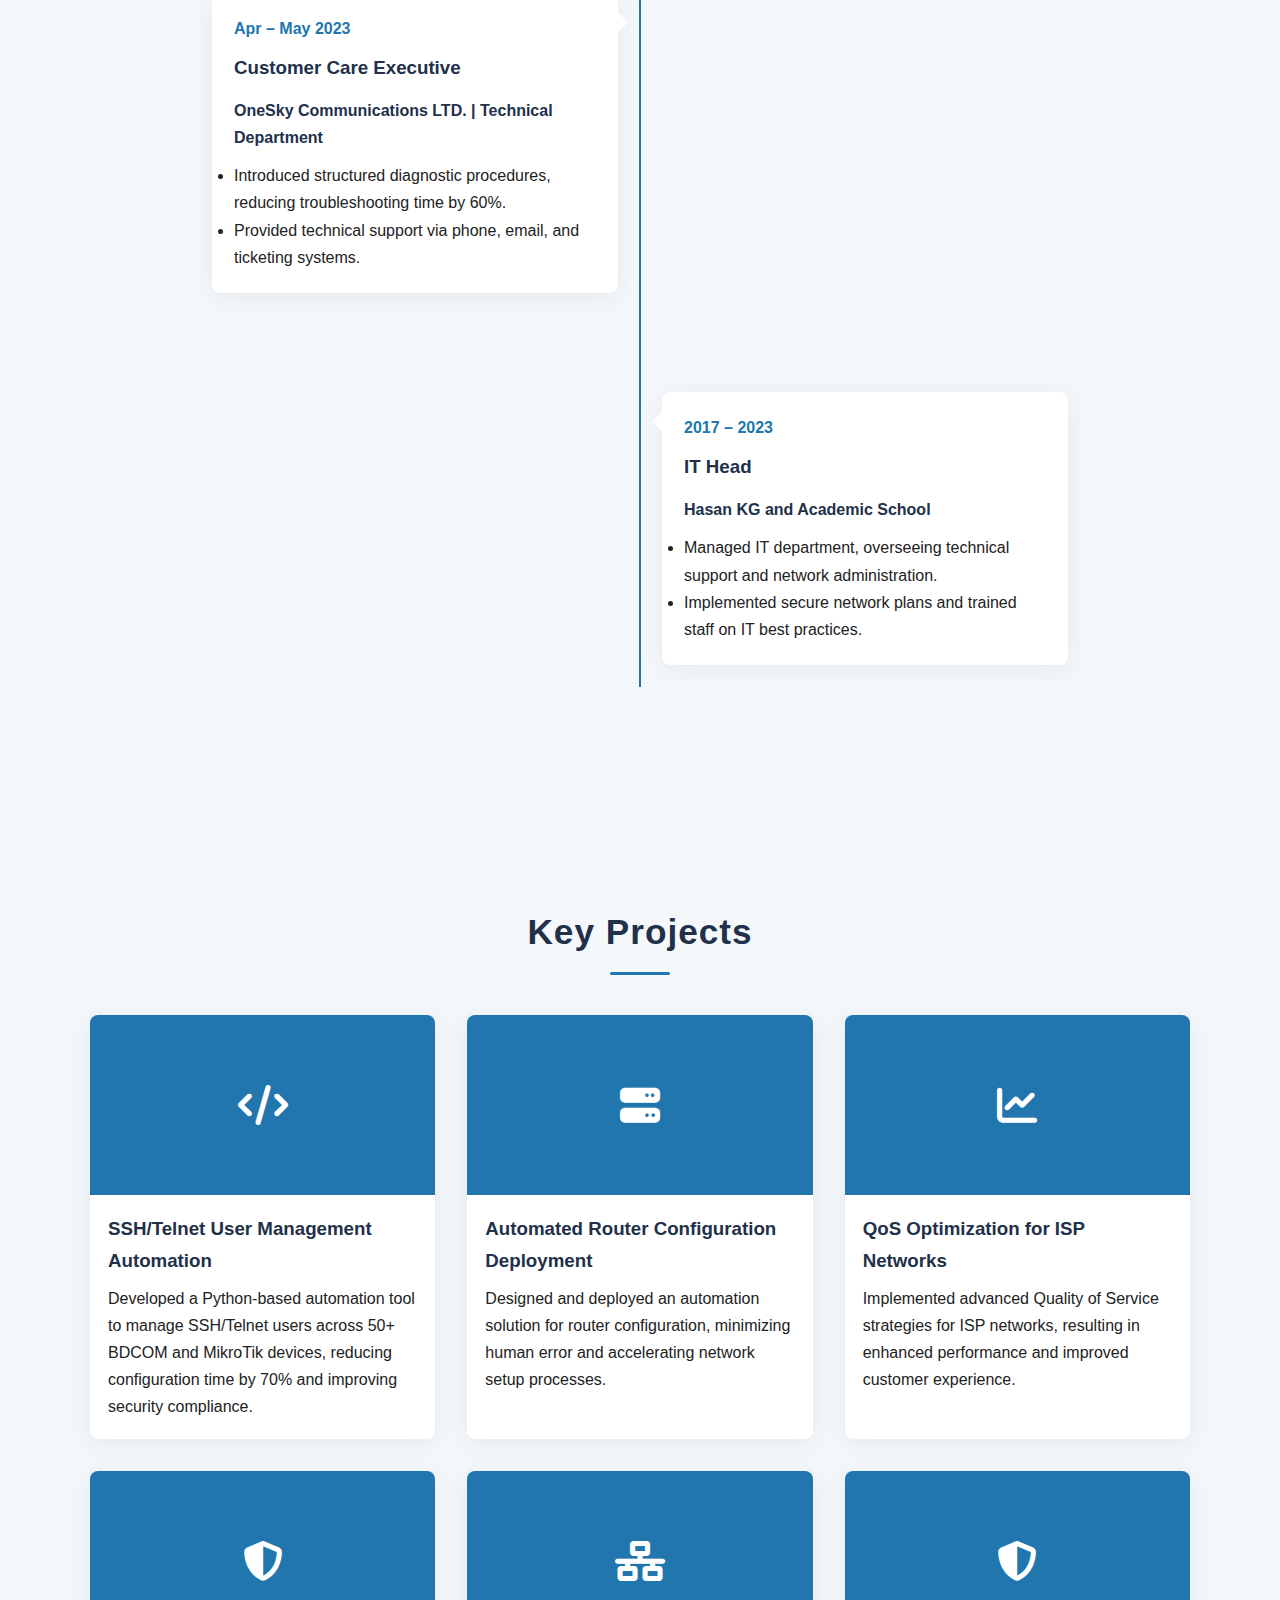
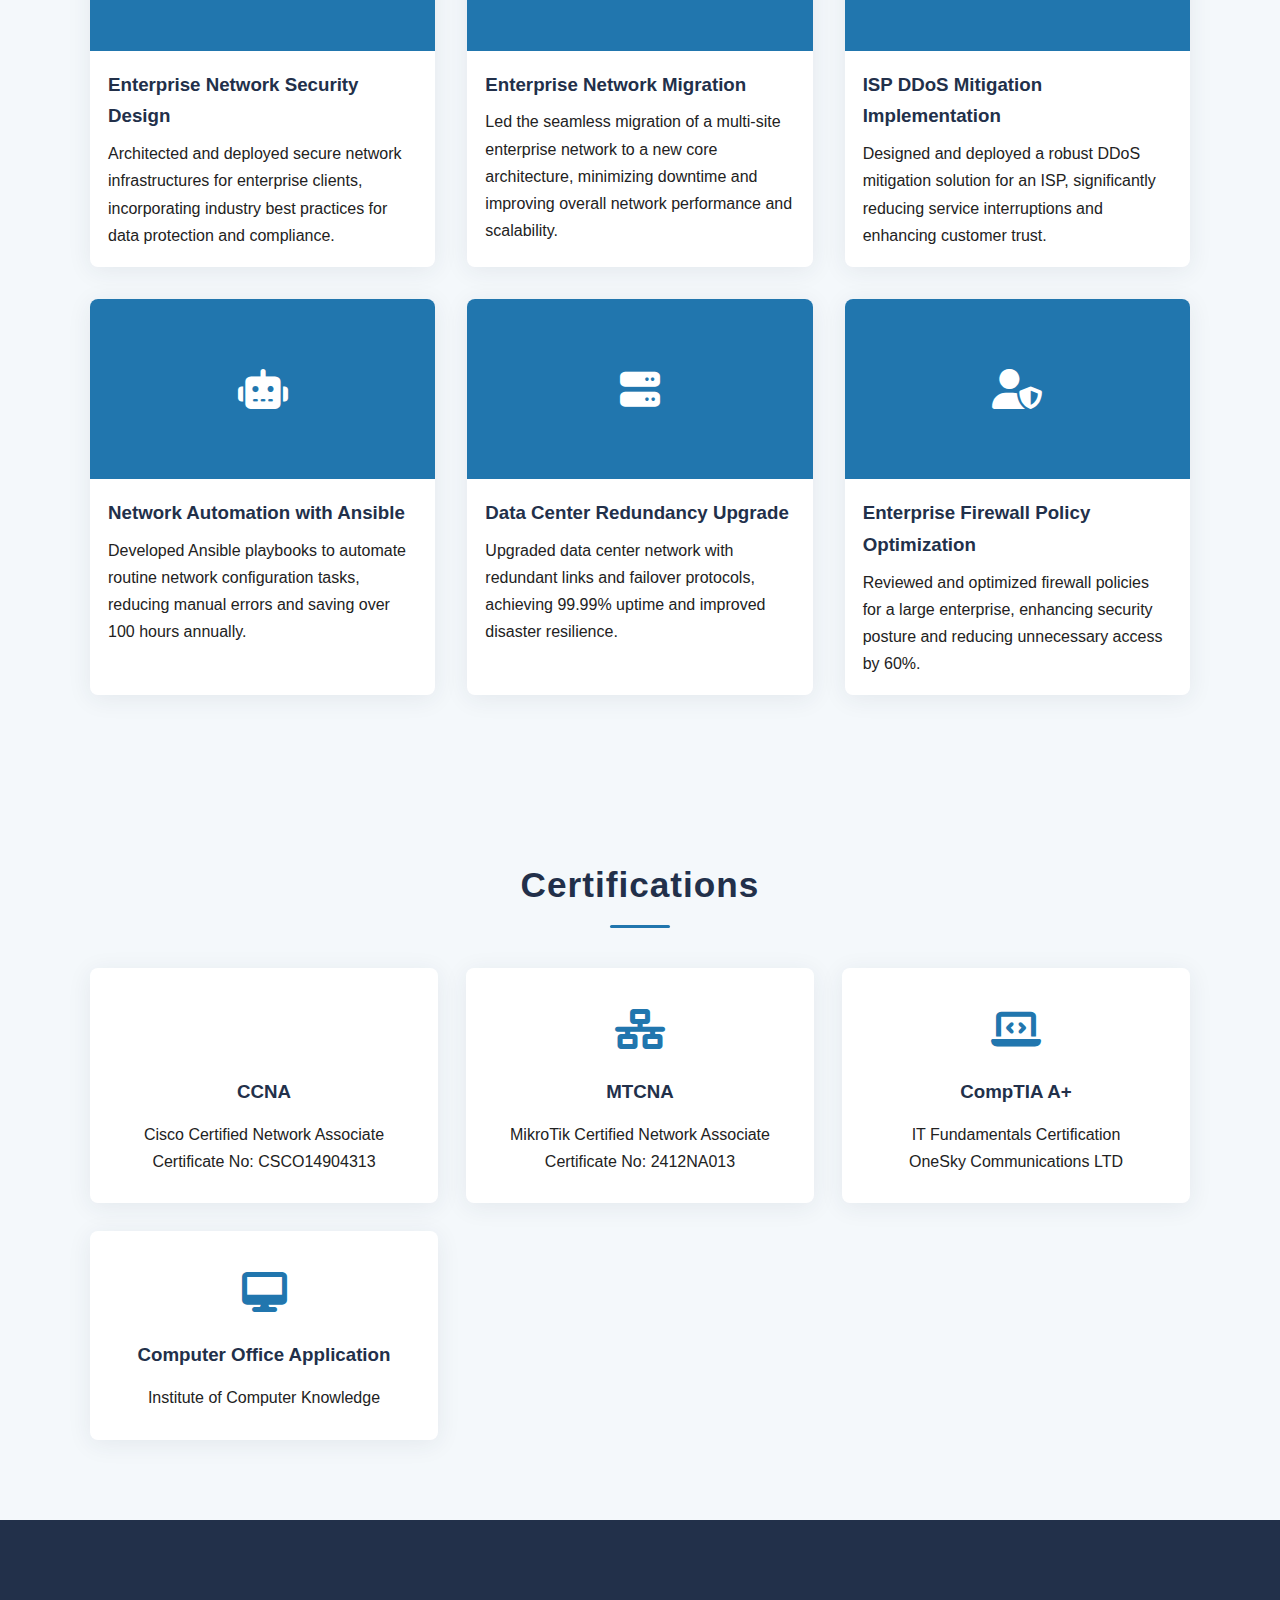
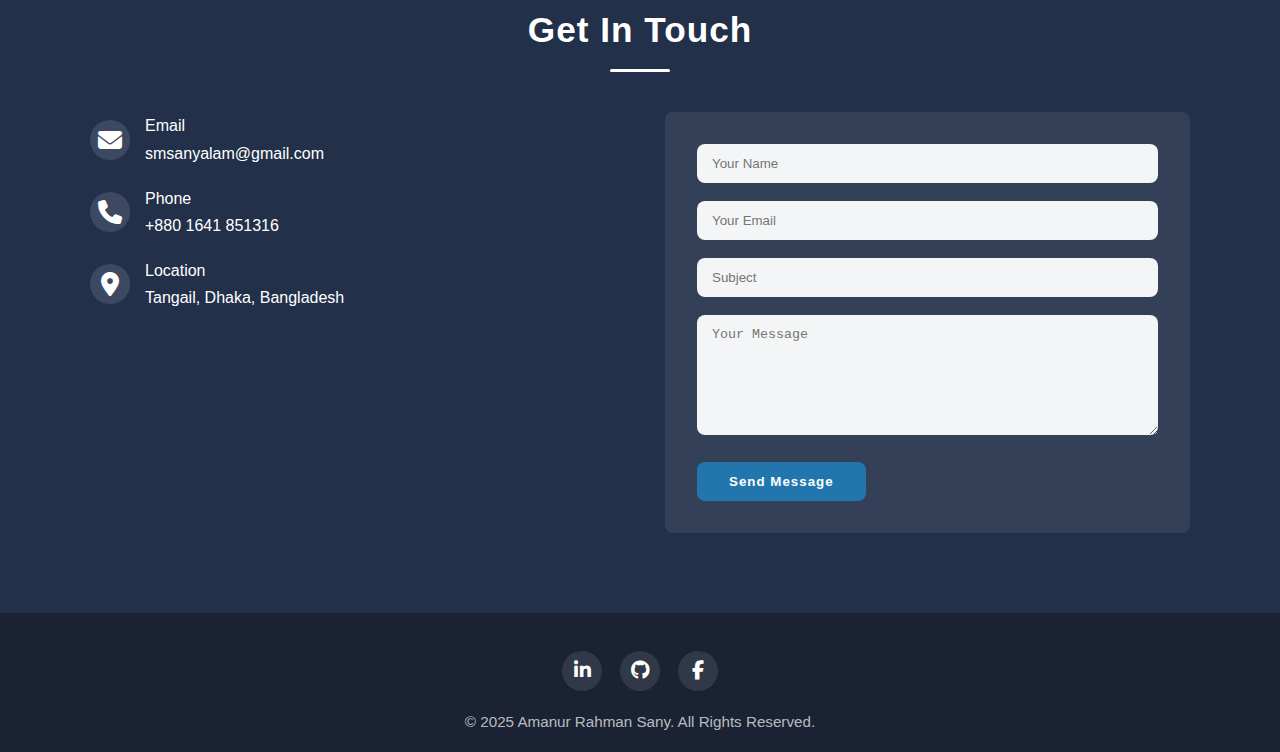
<file: Test4.html>
<!DOCTYPE html>
<html lang="en">
<head>
    <meta charset="UTF-8">
    <meta name="viewport" content="width=device-width, initial-scale=1.0">
    <title>Amanur Rahman Sany - Senior Support Engineer & Network Specialist</title>
    <link rel="stylesheet" href="https://cdnjs.cloudflare.com/ajax/libs/font-awesome/6.4.0/css/all.min.css">
    <style>
        :root {
            --primary-color: #22304a;
            --secondary-color: #2176ae;
            --accent-color: #e74c3c;
            --light-color: #f4f8fb;
            --dark-color: #1a2233;
            --text-color: #222;
            --text-light: #7f8c8d;
            --transition: all 0.3s cubic-bezier(.25,.8,.25,1);
            --shadow: 0 4px 24px rgba(34,48,74,0.08);
            --border-radius: 8px;
        }
        * { margin: 0; padding: 0; box-sizing: border-box; }
        body {
            font-family: 'Segoe UI', Tahoma, Geneva, Verdana, sans-serif;
            background: var(--light-color);
            color: var(--text-color);
            line-height: 1.7;
        }
        h1, h2, h3, h4, h5, h6 { color: var(--primary-color); margin-bottom: .7em; }
        a { color: var(--secondary-color); text-decoration: none; transition: var(--transition);}
        a:hover { color: var(--accent-color);}
        .container { width: 92%; max-width: 1100px; margin: 0 auto; }
        .section { padding: 80px 0; }
        .section-title {
            text-align: center;
            margin-bottom: 40px;
            font-size: 2.2rem;
            letter-spacing: 1px;
            position: relative;
        }
        .contact-section h11 {
        color: #fff;
        }
        .section-title::after {
            content: '';
            display: block;
            margin: 0 auto;
            margin-top: 10px;
            width: 60px;
            height: 3px;
            background: var(--secondary-color);
            border-radius: 2px;
        }
        .btn {
            display: inline-block;
            padding: 12px 32px;
            background: var(--secondary-color);
            color: #fff;
            border: none;
            border-radius: var(--border-radius);
            font-weight: 600;
            letter-spacing: 1px;
            cursor: pointer;
            transition: var(--transition);
            margin-right: 10px;
        }
        .btn:last-child { margin-right: 0; }
        .btn:hover { background: var(--primary-color);}
        .btn-outline {
            background: transparent;
            border: 2px solid var(--secondary-color);
            color: var(--secondary-color);
        }
        .btn-outline:hover {
            background: var(--secondary-color);
            color: #fff;
        }
        header {
            background: #fff;
            box-shadow: var(--shadow);
            position: fixed;
            width: 100%;
            top: 0;
            z-index: 1000;
        }
        .navbar {
            display: flex;
            justify-content: space-between;
            align-items: center;
            padding: 22px 0;
        }
        .logo {
            font-size: 1.7rem;
            font-weight: 700;
            color: var(--primary-color);
            letter-spacing: 1px;
        }
        .logo span { color: var(--secondary-color);}
        .nav-links { display: flex; }
        .nav-links li { margin-left: 32px; }
        .nav-links a {
            color: var(--text-color);
            font-weight: 500;
            font-size: 1.05rem;
        }
        .nav-links a:hover { color: var(--secondary-color);}
        .hamburger { display: none; cursor: pointer; font-size: 1.7rem;}
        /* Hero */
        .hero {
            background: linear-gradient(120deg, var(--primary-color) 0%, var(--secondary-color) 100%);
            color: #fff;
            padding: 170px 0 110px;
            text-align: center;
        }
        .hero-content h1 {
            font-size: 3.2rem;
            font-weight: 800;
            margin-bottom: 18px;
            color: #fff;
        }
        .hero-content p {
            font-size: 1.25rem;
            max-width: 650px;
            margin: 0 auto 32px;
            color: #e0e6ed;
        }
        .hero-btns {
            display: flex;
            justify-content: center;
            gap: 18px;
            margin-bottom: 18px;
        }
        /* About */
        .about-content {
            display: grid;
            grid-template-columns: 1.1fr 0.9fr;
            gap: 60px;
            align-items: center;
        }
        .about-text h2 { margin-bottom: 18px; }
        .about-text p { margin-bottom: 18px; }
        .about-image {
            text-align: center;
        }
        .profile-img {
            width: 220px;
            height: 220px;
            border-radius: 50%;
            object-fit: cover;
            border: 6px solid var(--secondary-color);
            box-shadow: var(--shadow);
            margin-bottom: 10px;
        }
        .profile-img-placeholder {
            width: 220px; height: 220px;
            border-radius: 50%;
            background: #eaf1f8;
            display: flex; align-items: center; justify-content: center;
            border: 6px solid var(--secondary-color);
            box-shadow: var(--shadow);
            margin: 0 auto 10px;
        }
        .about-contact-list {
            margin-top: 18px;
        }
        .about-contact-list .contact-item {
            margin-bottom: 10px;
            display: flex; align-items: center; gap: 10px;
            color: var(--text-light);
        }
        /* Skills */
        .skills-section { background: var(--light-color);}
        .skills-container {
            display: grid;
            grid-template-columns: repeat(auto-fit, minmax(320px, 1fr));
            gap: 32px;
        }
        .skill-category {
            background: #fff;
            padding: 32px;
            border-radius: var(--border-radius);
            box-shadow: var(--shadow);
        }
        .skill-category h3 { color: var(--secondary-color);}
        .skill-item { margin-bottom: 22px;}
        .skill-info {
            display: flex; justify-content: space-between; margin-bottom: 6px;
        }
        .skill-bar {
            height: 10px;
            background: #e0e0e0;
            border-radius: 5px;
            overflow: hidden;
        }
        .skill-progress {
            height: 100%;
            background: var(--secondary-color);
            width: 0;
            transition: width 1.5s cubic-bezier(.25,.8,.25,1);
        }
        /* Experience */
        .timeline {
            position: relative;
            max-width: 900px;
            margin: 0 auto;
        }
        .timeline::before {
            content: '';
            position: absolute;
            left: 50%;
            top: 0; bottom: 0;
            width: 2px;
            background: var(--secondary-color);
            transform: translateX(-50%);
        }
        .timeline-item {
            position: relative;
            margin-bottom: 55px;
            width: 50%;
            padding: 22px;
        }
        .timeline-item:nth-child(odd) { left: 0;}
        .timeline-item:nth-child(even) { left: 50%;}
        .timeline-content {
            background: #fff;
            padding: 22px;
            border-radius: var(--border-radius);
            box-shadow: var(--shadow);
            position: relative;
        }
        .timeline-content::after {
            content: '';
            position: absolute;
            top: 22px;
            width: 15px; height: 15px;
            background: #fff;
            transform: rotate(45deg);
        }
        .timeline-item:nth-child(odd) .timeline-content::after { right: -7px;}
        .timeline-item:nth-child(even) .timeline-content::after { left: -7px;}
        .timeline-date {
            font-weight: 600;
            color: var(--secondary-color);
            margin-bottom: 10px;
        }
        /* Projects */
        .projects-section { background: var(--light-color);}
        .projects-container {
            display: grid;
            grid-template-columns: repeat(auto-fit, minmax(320px, 1fr));
            gap: 32px;
        }
        .project-card {
            background: #fff;
            border-radius: var(--border-radius);
            overflow: hidden;
            box-shadow: var(--shadow);
            transition: var(--transition);
        }
        .project-card:hover { transform: translateY(-8px);}
        .project-img {
            height: 180px;
            background: var(--secondary-color);
            display: flex; align-items: center; justify-content: center;
            color: #fff; font-size: 2.5rem;
        }
        .project-content { padding: 18px;}
        .project-content h3 { margin-bottom: 8px;}
        /* Certifications */
        .certifications-container {
            display: grid;
            grid-template-columns: repeat(auto-fit, minmax(260px, 1fr));
            gap: 28px;
        }
        .cert-card {
            background: #fff;
            padding: 28px;
            border-radius: var(--border-radius);
            box-shadow: var(--shadow);
            text-align: center;
            transition: var(--transition);
        }
        .cert-card:hover { transform: translateY(-5px);}
        .cert-icon {
            font-size: 2.5rem;
            color: var(--secondary-color);
            margin-bottom: 12px;
        }
        /* Contact */
        .contact-section { background: var(--primary-color); color: #fff;}
        .contact-section .section-title { color: #fff;}
        .contact-section .section-title::after { background: #fff;}
        .contact-container {
            display: grid;
            grid-template-columns: repeat(auto-fit, minmax(320px, 1fr));
            gap: 50px;
        }
        .contact-info { display: flex; flex-direction: column; gap: 18px;}
        .contact-item {
            display: flex; align-items: center; gap: 15px;
        }
        .contact-icon {
            font-size: 1.5rem;
            width: 40px; height: 40px;
            background: rgba(255,255,255,0.12);
            border-radius: 50%;
            display: flex; align-items: center; justify-content: center;
        }
        .contact-form {
            background: rgba(255,255,255,0.08);
            padding: 32px;
            border-radius: var(--border-radius);
        }
        .form-group { margin-bottom: 18px;}
        .form-control {
            width: 100%;
            padding: 12px 15px;
            border: none;
            border-radius: var(--border-radius);
            background: rgba(255,255,255,0.95);
        }
        textarea.form-control { min-height: 120px; resize: vertical;}
        /* Footer */
        footer {
            background: var(--dark-color);
            color: #fff;
            padding: 38px 0 18px;
            text-align: center;
        }
        .social-links {
            display: flex; justify-content: center; gap: 18px; margin-bottom: 18px;
        }
        .social-link {
            width: 40px; height: 40px;
            background: rgba(255,255,255,0.10);
            border-radius: 50%;
            display: flex; align-items: center; justify-content: center;
            transition: var(--transition);
            color: #fff;
            font-size: 1.2rem;
        }
        .social-link:hover {
            background: var(--secondary-color);
            color: #fff;
            transform: translateY(-4px);
        }
        .copyright {
            font-size: 0.95rem;
            color: rgba(255,255,255,0.7);
        }
        /* Responsive */
        @media (max-width: 992px) {
            .about-content { grid-template-columns: 1fr;}
            .timeline::before { left: 30px;}
            .timeline-item { width: 100%; padding-left: 70px; padding-right: 0;}
            .timeline-item:nth-child(even) { left: 0;}
            .timeline-item:nth-child(odd) .timeline-content::after,
            .timeline-item:nth-child(even) .timeline-content::after { left: -7px; right: auto;}
        }
        @media (max-width: 768px) {
            .nav-links {
                position: fixed;
                top: 70px; left: -100%;
                width: 100%; height: calc(100vh - 70px);
                background: #fff;
                flex-direction: column;
                align-items: center;
                justify-content: flex-start;
                padding-top: 50px;
                transition: var(--transition);
            }
            .nav-links.active { left: 0;}
            .nav-links li { margin: 15px 0;}
            .hamburger { display: block;}
            .hero-content h1 { font-size: 2.2rem;}
            .hero-btns { flex-direction: column; align-items: center;}
        }
        @media (max-width: 576px) {
            .section { padding: 55px 0;}
            .hero { padding: 100px 0 60px;}
            .hero-content h1 { font-size: 1.5rem;}
        }
    </style>
</head>
<body>
    <!-- Header -->
    <header>
        <div class="container">
            <nav class="navbar">
                <a href="#" class="logo">AR <span>Sany</span></a>
                <ul class="nav-links">
                    <li><a href="#home">Home</a></li>
                    <li><a href="#about">About</a></li>
                    <li><a href="#skills">Skills</a></li>
                    <li><a href="#experience">Experience</a></li>
                    <li><a href="#projects">Projects</a></li>
                    <li><a href="#certifications">Certifications</a></li>
                    <li><a href="#contact">Contact</a></li>
                </ul>
                <div class="hamburger">
                    <i class="fas fa-bars"></i>
                </div>
            </nav>
        </div>
    </header>

    <!-- Hero Section -->
    <section id="home" class="hero">
        <div class="container">
            <div class="hero-content">
                <h1>Amanur Rahman Sany</h1>
                <p>Senior Support Engineer | Network Specialist | Technical Leader</p>
                <div class="hero-btns">
                    <a href="#contact" class="btn">Contact Me</a>
                    <a href="#projects" class="btn">View Projects</a>
                    <a href="src/AR SanyCV.pdf" class="btn" target="_blank"><i class="fas fa-download"></i> Download CV</a>
                </div>
            </div>
        </div>
    </section>

    <!-- About Section -->
    <section id="about" class="section">
        <div class="container">
            <h2 class="section-title">About Me</h2>
            <div class="about-content">
                <div class="about-text">
                    <h2>Professional Profile</h2>
                    <p>
                        I am a results-driven Senior Support Engineer and Network Specialist with a proven track record in NOC operations, network design, and technical leadership. My expertise includes leading high-performing teams, optimizing network performance, and implementing innovative solutions to complex challenges.
                    </p>
                    <p>
                        I am committed to delivering operational excellence and driving continuous improvement. Currently, I serve as a Senior Support Engineer (Core Team) at OneSky Communications LTD, where I focus on network reliability, automation, and team mentorship.
                    </p>
                    <p>
                        <a href="https://linkedin.com/in/amanur-rahman-sany" target="_blank" style="color:var(--secondary-color);font-weight:600;">
                            <i class="fab fa-linkedin"></i> View my LinkedIn profile
                        </a>
                    </p>
                </div>
                <div class="about-image">
                    <div class="profile-img-placeholder">
                        <!-- Replace with your photo if available -->
                        <img src="src/IMG_gt.png" alt="Amanur Rahman Sany" class="profile-img">
                    </div>
                </div>
            </div>
        </div>
    </section>

    <!-- Skills Section -->
    <section id="skills" class="section skills-section">
        <div class="container">
            <h2 class="section-title">Technical Skills</h2>
            <div class="skills-container">
                <div class="skill-category">
                    <h3>Network Architecture & Core</h3>
                    <div class="skill-item">
                        <div class="skill-info">
                            <span>Network Architecture (Core)</span>
                            <span>95%</span>
                        </div>
                        <div class="skill-bar">
                            <div class="skill-progress" data-width="95"></div>
                        </div>
                    </div>
                    <div class="skill-item">
                        <div class="skill-info">
                            <span>Cisco Technologies</span>
                            <span>90%</span>
                        </div>
                        <div class="skill-bar">
                            <div class="skill-progress" data-width="90"></div>
                        </div>
                    </div>
                    <div class="skill-item">
                        <div class="skill-info">
                            <span>Juniper Technologies</span>
                            <span>80%</span>
                        </div>
                        <div class="skill-bar">
                            <div class="skill-progress" data-width="80"></div>
                        </div>
                    </div>
                    <div class="skill-item">
                        <div class="skill-info">
                            <span>MikroTik Technologies</span>
                            <span>85%</span>
                        </div>
                        <div class="skill-bar">
                            <div class="skill-progress" data-width="85"></div>
                        </div>
                    </div>
                    <div class="skill-item">
                        <div class="skill-info">
                            <span>Switching Technology (VLAN, STP, LACP)</span>
                            <span>88%</span>
                        </div>
                        <div class="skill-bar">
                            <div class="skill-progress" data-width="88"></div>
                        </div>
                    </div>
                    <div class="skill-item">
                        <div class="skill-info">
                            <span>SD-WAN</span>
                            <span>80%</span>
                        </div>
                        <div class="skill-bar">
                            <div class="skill-progress" data-width="80"></div>
                        </div>
                    </div>
                    <div class="skill-item">
                        <div class="skill-info">
                            <span>Cloud Networking</span>
                            <span>82%</span>
                        </div>
                        <div class="skill-bar">
                            <div class="skill-progress" data-width="82"></div>
                        </div>
                    </div>
                </div>
                <div class="skill-category">
                    <h3>Protocols & Security</h3>
                    <div class="skill-item">
                        <div class="skill-info">
                            <span>BGP / OSPF / EIGRP</span>
                            <span>92%</span>
                        </div>
                        <div class="skill-bar">
                            <div class="skill-progress" data-width="92"></div>
                        </div>
                    </div>
                    <div class="skill-item">
                        <div class="skill-info">
                            <span>Network Security</span>
                            <span>88%</span>
                        </div>
                        <div class="skill-bar">
                            <div class="skill-progress" data-width="88"></div>
                        </div>
                    </div>
                    <div class="skill-item">
                        <div class="skill-info">
                            <span>Firewall & VPN</span>
                            <span>85%</span>
                        </div>
                        <div class="skill-bar">
                            <div class="skill-progress" data-width="85"></div>
                        </div>
                    </div>
                    <div class="skill-item">
                        <div class="skill-info">
                            <span>QoS & Traffic Engineering</span>
                            <span>85%</span>
                        </div>
                        <div class="skill-bar">
                            <div class="skill-progress" data-width="85"></div>
                        </div>
                    </div>
                    <div class="skill-item">
                        <div class="skill-info">
                            <span>IPv6 Implementation</span>
                            <span>80%</span>
                        </div>
                        <div class="skill-bar">
                            <div class="skill-progress" data-width="80"></div>
                        </div>
                    </div>
                    <div class="skill-item">
                        <div class="skill-info">
                            <span>IPSec / SSL VPN</span>
                            <span>85%</span>
                        </div>
                        <div class="skill-bar">
                            <div class="skill-progress" data-width="85"></div>
                        </div>
                    </div>
                    <div class="skill-item">
                        <div class="skill-info">
                            <span>AAA (RADIUS, TACACS+)</span>
                            <span>80%</span>
                        </div>
                        <div class="skill-bar">
                            <div class="skill-progress" data-width="80"></div>
                        </div>
                    </div>
                </div>
                <div class="skill-category">
                    <h3>Automation & Monitoring</h3>
                    <div class="skill-item">
                        <div class="skill-info">
                            <span>Python / Automation</span>
                            <span>85%</span>
                        </div>
                        <div class="skill-bar">
                            <div class="skill-progress" data-width="85"></div>
                        </div>
                    </div>
                    <div class="skill-item">
                        <div class="skill-info">
                            <span>Ansible / Scripting</span>
                            <span>80%</span>
                        </div>
                        <div class="skill-bar">
                            <div class="skill-progress" data-width="80"></div>
                        </div>
                    </div>
                    <div class="skill-item">
                        <div class="skill-info">
                            <span>Network Monitoring (Cacti, PRTG, Zabbix)</span>
                            <span>90%</span>
                        </div>
                        <div class="skill-bar">
                            <div class="skill-progress" data-width="90"></div>
                        </div>
                    </div>
                    <div class="skill-item">
                        <div class="skill-info">
                            <span>Linux / Windows Server</span>
                            <span>80%</span>
                        </div>
                        <div class="skill-bar">
                            <div class="skill-progress" data-width="80"></div>
                        </div>
                    </div>
                    <div class="skill-item">
                        <div class="skill-info">
                            <span>Prometheus &amp; Grafana</span>
                            <span>75%</span>
                        </div>
                        <div class="skill-bar">
                            <div class="skill-progress" data-width="75"></div>
                        </div>
                    </div>
                    <div class="skill-item">
                        <div class="skill-info">
                            <span>REST API Integration</span>
                            <span>80%</span>
                        </div>
                        <div class="skill-bar">
                            <div class="skill-progress" data-width="80"></div>
                        </div>
                    </div>
                    <div class="skill-item">
                        <div class="skill-info">
                            <span>SNMP &amp; NetFlow Analysis</span>
                            <span>85%</span>
                        </div>
                        <div class="skill-bar">
                            <div class="skill-progress" data-width="85"></div>
                        </div>
                    </div>
                </div>
            </div>
        </div>
    </section>

    <!-- Experience Section -->
    <section id="experience" class="section">
        <div class="container">
            <h2 class="section-title">Professional Experience</h2>
            <div class="timeline">
                <div class="timeline-item">
                    <div class="timeline-content">
                        <div class="timeline-date">2025 – Present</div>
                        <h3>Senior Support Engineer (Core Team)</h3>
                        <h4>OneSky Communications LTD.</h4>
                        <ul>
                            <li>Lead and mentor NOC engineers, fostering a culture of technical excellence.</li>
                            <li>Oversee daily NOC operations, ensuring high network availability and performance.</li>
                            <li>Design and implement network upgrades and automation initiatives.</li>
                            <li>Present performance analytics and recommendations to senior management.</li>
                        </ul>
                    </div>
                </div>
                <div class="timeline-item">
                    <div class="timeline-content">
                        <div class="timeline-date">2023 – 2024</div>
                        <h3>Support Engineer</h3>
                        <h4>OneSky Communications LTD. | NOC Department</h4>
                        <ul>
                            <li>Implemented robust network solutions to ensure SLA compliance.</li>
                            <li>Optimized network infrastructure using advanced monitoring tools.</li>
                            <li>Led automation projects using Python and Ansible, reducing manual workload by 70%.</li>
                        </ul>
                    </div>
                </div>
                <div class="timeline-item">
                    <div class="timeline-content">
                        <div class="timeline-date">Apr – May 2023</div>
                        <h3>Customer Care Executive</h3>
                        <h4>OneSky Communications LTD. | Technical Department</h4>
                        <ul>
                            <li>Introduced structured diagnostic procedures, reducing troubleshooting time by 60%.</li>
                            <li>Provided technical support via phone, email, and ticketing systems.</li>
                        </ul>
                    </div>
                </div>
                <div class="timeline-item">
                    <div class="timeline-content">
                        <div class="timeline-date">2017 – 2023</div>
                        <h3>IT Head</h3>
                        <h4>Hasan KG and Academic School</h4>
                        <ul>
                            <li>Managed IT department, overseeing technical support and network administration.</li>
                            <li>Implemented secure network plans and trained staff on IT best practices.</li>
                        </ul>
                    </div>
                </div>
            </div>
        </div>
    </section>

    <!-- Projects Section -->
    <section id="projects" class="section projects-section">
        <div class="container">
            <h2 class="section-title">Key Projects</h2>
            <div class="projects-container">
                <div class="project-card">
                    <div class="project-img">
                        <i class="fas fa-code"></i>
                    </div>
                    <div class="project-content">
                        <h3>SSH/Telnet User Management Automation</h3>
                        <p>Developed a Python-based automation tool to manage SSH/Telnet users across 50+ BDCOM and MikroTik devices, reducing configuration time by 70% and improving security compliance.</p>
                    </div>
                </div>
                <div class="project-card">
                    <div class="project-img">
                        <i class="fas fa-server"></i>
                    </div>
                    <div class="project-content">
                        <h3>Automated Router Configuration Deployment</h3>
                        <p>Designed and deployed an automation solution for router configuration, minimizing human error and accelerating network setup processes.</p>
                    </div>
                </div>
                <div class="project-card">
                    <div class="project-img">
                        <i class="fas fa-chart-line"></i>
                    </div>
                    <div class="project-content">
                        <h3>QoS Optimization for ISP Networks</h3>
                        <p>Implemented advanced Quality of Service strategies for ISP networks, resulting in enhanced performance and improved customer experience.</p>
                    </div>
                </div>
                <div class="project-card">
                    <div class="project-img">
                        <i class="fas fa-shield-alt"></i>
                    </div>
                    <div class="project-content">
                        <h3>Enterprise Network Security Design</h3>
                        <p>Architected and deployed secure network infrastructures for enterprise clients, incorporating industry best practices for data protection and compliance.</p>
                    </div>
                </div>
                <div class="project-card">
                    <div class="project-img">
                        <i class="fas fa-network-wired"></i>
                    </div>
                    <div class="project-content">
                        <h3>Enterprise Network Migration</h3>
                        <p>Led the seamless migration of a multi-site enterprise network to a new core architecture, minimizing downtime and improving overall network performance and scalability.</p>
                    </div>
                </div>
                <div class="project-card">
                    <div class="project-img">
                        <i class="fas fa-shield-alt"></i>
                    </div>
                    <div class="project-content">
                        <h3>ISP DDoS Mitigation Implementation</h3>
                        <p>Designed and deployed a robust DDoS mitigation solution for an ISP, significantly reducing service interruptions and enhancing customer trust.</p>
                    </div>
                </div>
                <div class="project-card">
                    <div class="project-img">
                        <i class="fas fa-robot"></i>
                    </div>
                    <div class="project-content">
                        <h3>Network Automation with Ansible</h3>
                        <p>Developed Ansible playbooks to automate routine network configuration tasks, reducing manual errors and saving over 100 hours annually.</p>
                    </div>
                </div>
                <div class="project-card">
                    <div class="project-img">
                        <i class="fas fa-server"></i>
                    </div>
                    <div class="project-content">
                        <h3>Data Center Redundancy Upgrade</h3>
                        <p>Upgraded data center network with redundant links and failover protocols, achieving 99.99% uptime and improved disaster resilience.</p>
                    </div>
                </div>
                <div class="project-card">
                    <div class="project-img">
                        <i class="fas fa-user-shield"></i>
                    </div>
                    <div class="project-content">
                        <h3>Enterprise Firewall Policy Optimization</h3>
                        <p>Reviewed and optimized firewall policies for a large enterprise, enhancing security posture and reducing unnecessary access by 60%.</p>
                    </div>
                </div>
            </div>
        </div>
    </section>

    <!-- Certifications Section -->
    <section id="certifications" class="section">
        <div class="container">
            <h2 class="section-title">Certifications</h2>
            <div class="certifications-container">
                <div class="cert-card">
                    <div class="cert-icon">
                        <i class="fab fa-cisco"></i>
                    </div>
                    <h3>CCNA</h3>
                    <p>Cisco Certified Network Associate</p>
                    <p>Certificate No: CSCO14904313</p>
                </div>
                <div class="cert-card">
                    <div class="cert-icon">
                        <i class="fas fa-network-wired"></i>
                    </div>
                    <h3>MTCNA</h3>
                    <p>MikroTik Certified Network Associate</p>
                    <p>Certificate No: 2412NA013</p>
                </div>
                <div class="cert-card">
                    <div class="cert-icon">
                        <i class="fas fa-laptop-code"></i>
                    </div>
                    <h3>CompTIA A+</h3>
                    <p>IT Fundamentals Certification</p>
                    <p>OneSky Communications LTD</p>
                </div>
                <div class="cert-card">
                    <div class="cert-icon">
                        <i class="fas fa-desktop"></i>
                    </div>
                    <h3>Computer Office Application</h3>
                    <p>Institute of Computer Knowledge</p>
                </div>
            </div>
        </div>
    </section>

    <!-- Contact Section -->
    <section id="contact" class="section contact-section">
        <div class="container">
            <h2 class="section-title">Get In Touch</h2>
            <div class="contact-container">
                <div class="contact-info">
                    <div class="contact-item">
                        <div class="contact-icon">
                            <i class="fas fa-envelope"></i>
                        </div>
                        <div>
                            <h11>Email</h11>
                            <p><a href="mailto:smsanyalam@gmail.com" style="color:#fff;">smsanyalam@gmail.com</a></p>
                        </div>
                    </div>
                    <div class="contact-item">
                        <div class="contact-icon">
                            <i class="fas fa-phone"></i>
                        </div>
                        <div>
                            <h11>Phone</h11>
                            <p><a href="tel:+8801641851316" style="color:#fff;">+880 1641 851316</a></p>
                        </div>
                    </div>
                    <div class="contact-item">
                        <div class="contact-icon">
                            <i class="fas fa-map-marker-alt"></i>
                        </div>
                        <div>
                            <h11>Location</h11>
                            <p>Tangail, Dhaka, Bangladesh</p>
                        </div>
                    </div>
                </div>
                <div class="contact-form">
                    <form id="contactForm">
                        <div class="form-group">
                            <input type="text" class="form-control" placeholder="Your Name" required>
                        </div>
                        <div class="form-group">
                            <input type="email" class="form-control" placeholder="Your Email" required>
                        </div>
                        <div class="form-group">
                            <input type="text" class="form-control" placeholder="Subject" required>
                        </div>
                        <div class="form-group">
                            <textarea class="form-control" placeholder="Your Message" required></textarea>
                        </div>
                        <button type="submit" class="btn">Send Message</button>
                    </form>
                </div>
            </div>
        </div>
    </section>

    <!-- Footer -->
    <footer>
        <div class="container">
            <div class="social-links">
                <a href="https://linkedin.com/in/amanur-rahman-sany" class="social-link" target="_blank">
                    <i class="fab fa-linkedin-in"></i>
                </a>
                <a href="https://github.com/amanurrahmansany" class="social-link" target="_blank">
                    <i class="fab fa-github"></i>
                </a>
                <a href="https://facebook.com/amanur.rahman.sany" class="social-link" target="_blank">
                    <i class="fab fa-facebook-f"></i>
                </a>
            </div>
            <p class="copyright">&copy; 2025 Amanur Rahman Sany. All Rights Reserved.</p>
        </div>
    </footer>

    <script>
        // Mobile Navigation Toggle
        const hamburger = document.querySelector('.hamburger');
        const navLinks = document.querySelector('.nav-links');
        hamburger.addEventListener('click', () => {
            navLinks.classList.toggle('active');
        });
        // Close mobile menu when clicking on a link
        document.querySelectorAll('.nav-links a').forEach(link => {
            link.addEventListener('click', () => {
                navLinks.classList.remove('active');
            });
        });
        // Animate skill bars when they come into view
        const skillBars = document.querySelectorAll('.skill-progress');
        const animateSkillBars = () => {
            skillBars.forEach(bar => {
                const barPosition = bar.getBoundingClientRect().top;
                const screenPosition = window.innerHeight / 1.3;
                if (barPosition < screenPosition) {
                    const width = bar.getAttribute('data-width');
                    bar.style.width = width + '%';
                }
            });
        };
        window.addEventListener('scroll', animateSkillBars);
        // Form submission handler
        const contactForm = document.getElementById('contactForm');
        contactForm.addEventListener('submit', (e) => {
            e.preventDefault();
            alert('Thank you for your message! I will get back to you soon.');
            contactForm.reset();
        });
        // Smooth scrolling for anchor links
        document.querySelectorAll('a[href^="#"]').forEach(anchor => {
            anchor.addEventListener('click', function(e) {
                e.preventDefault();
                const targetId = this.getAttribute('href');
                if (targetId === '#') return;
                const targetElement = document.querySelector(targetId);
                if (targetElement) {
                    window.scrollTo({
                        top: targetElement.offsetTop - 70,
                        behavior: 'smooth'
                    });
                }
            });
        });
    </script>
</body>
</html>
</file>
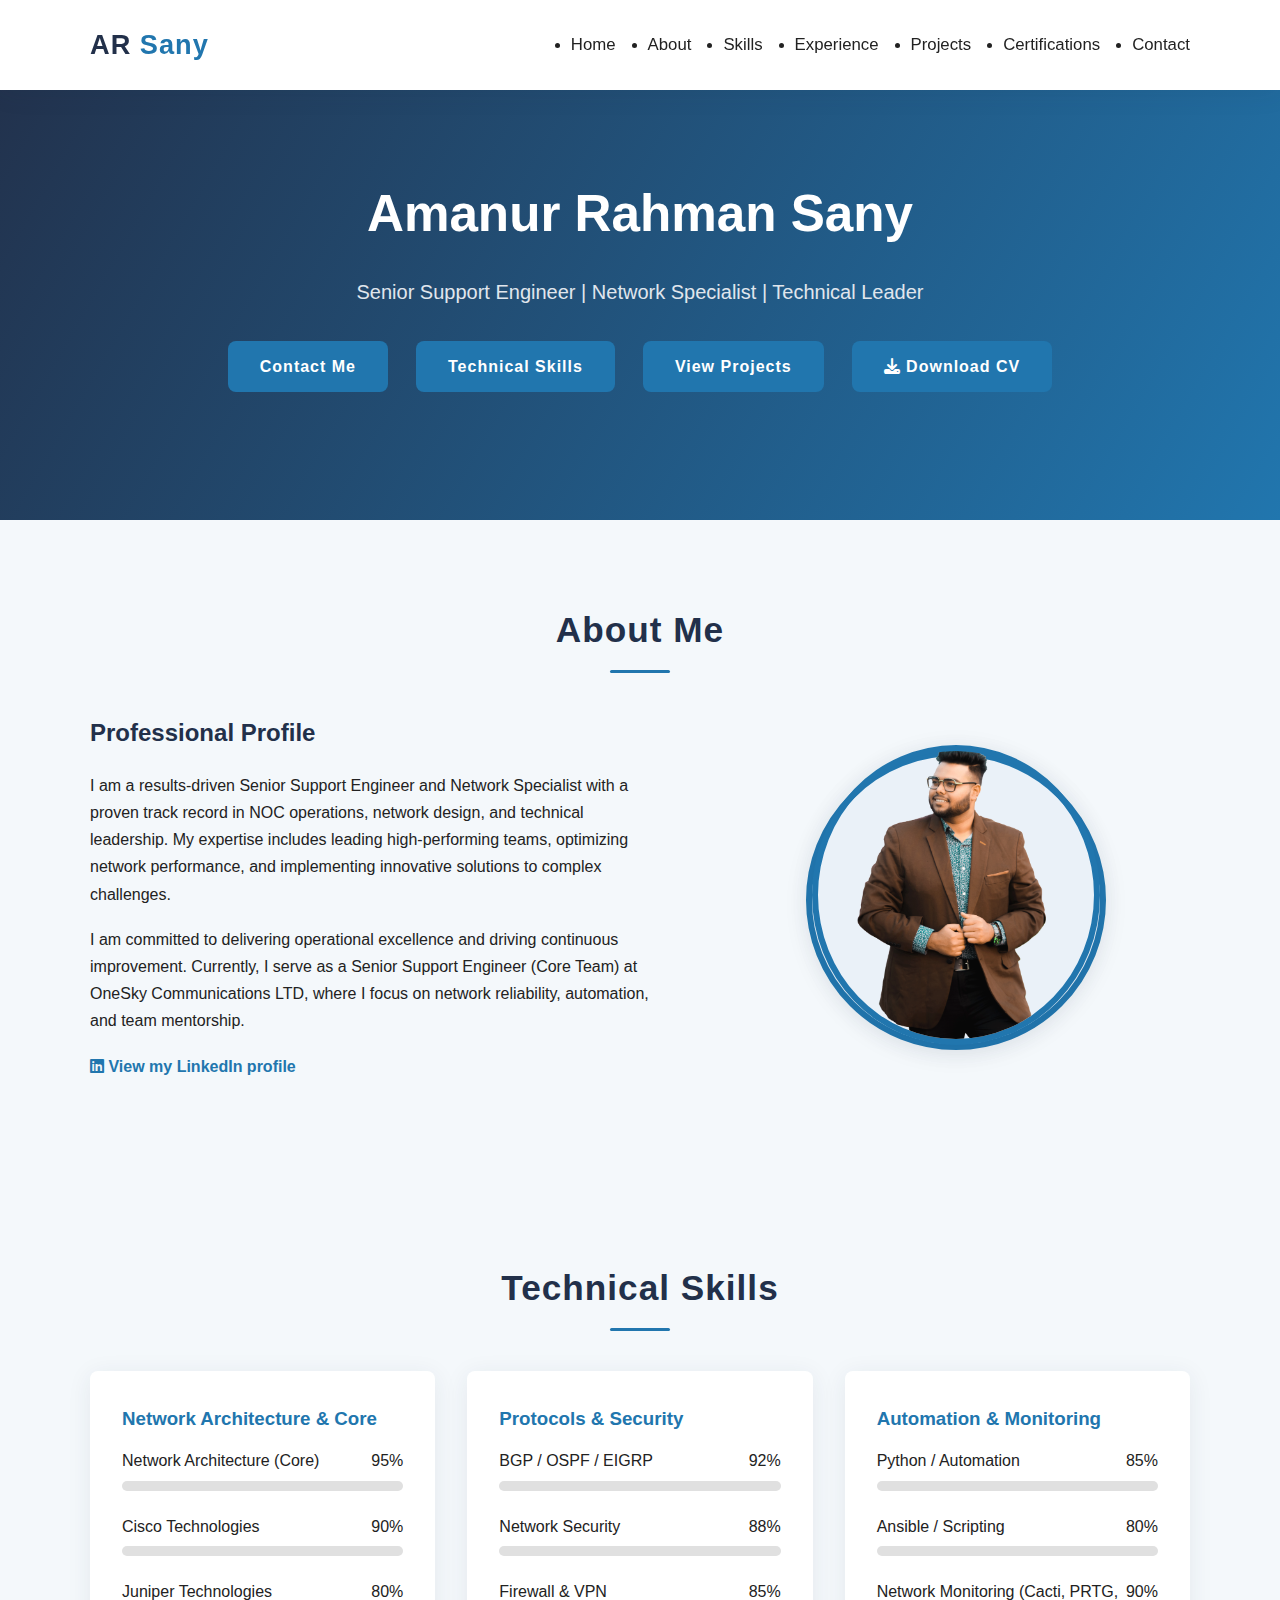
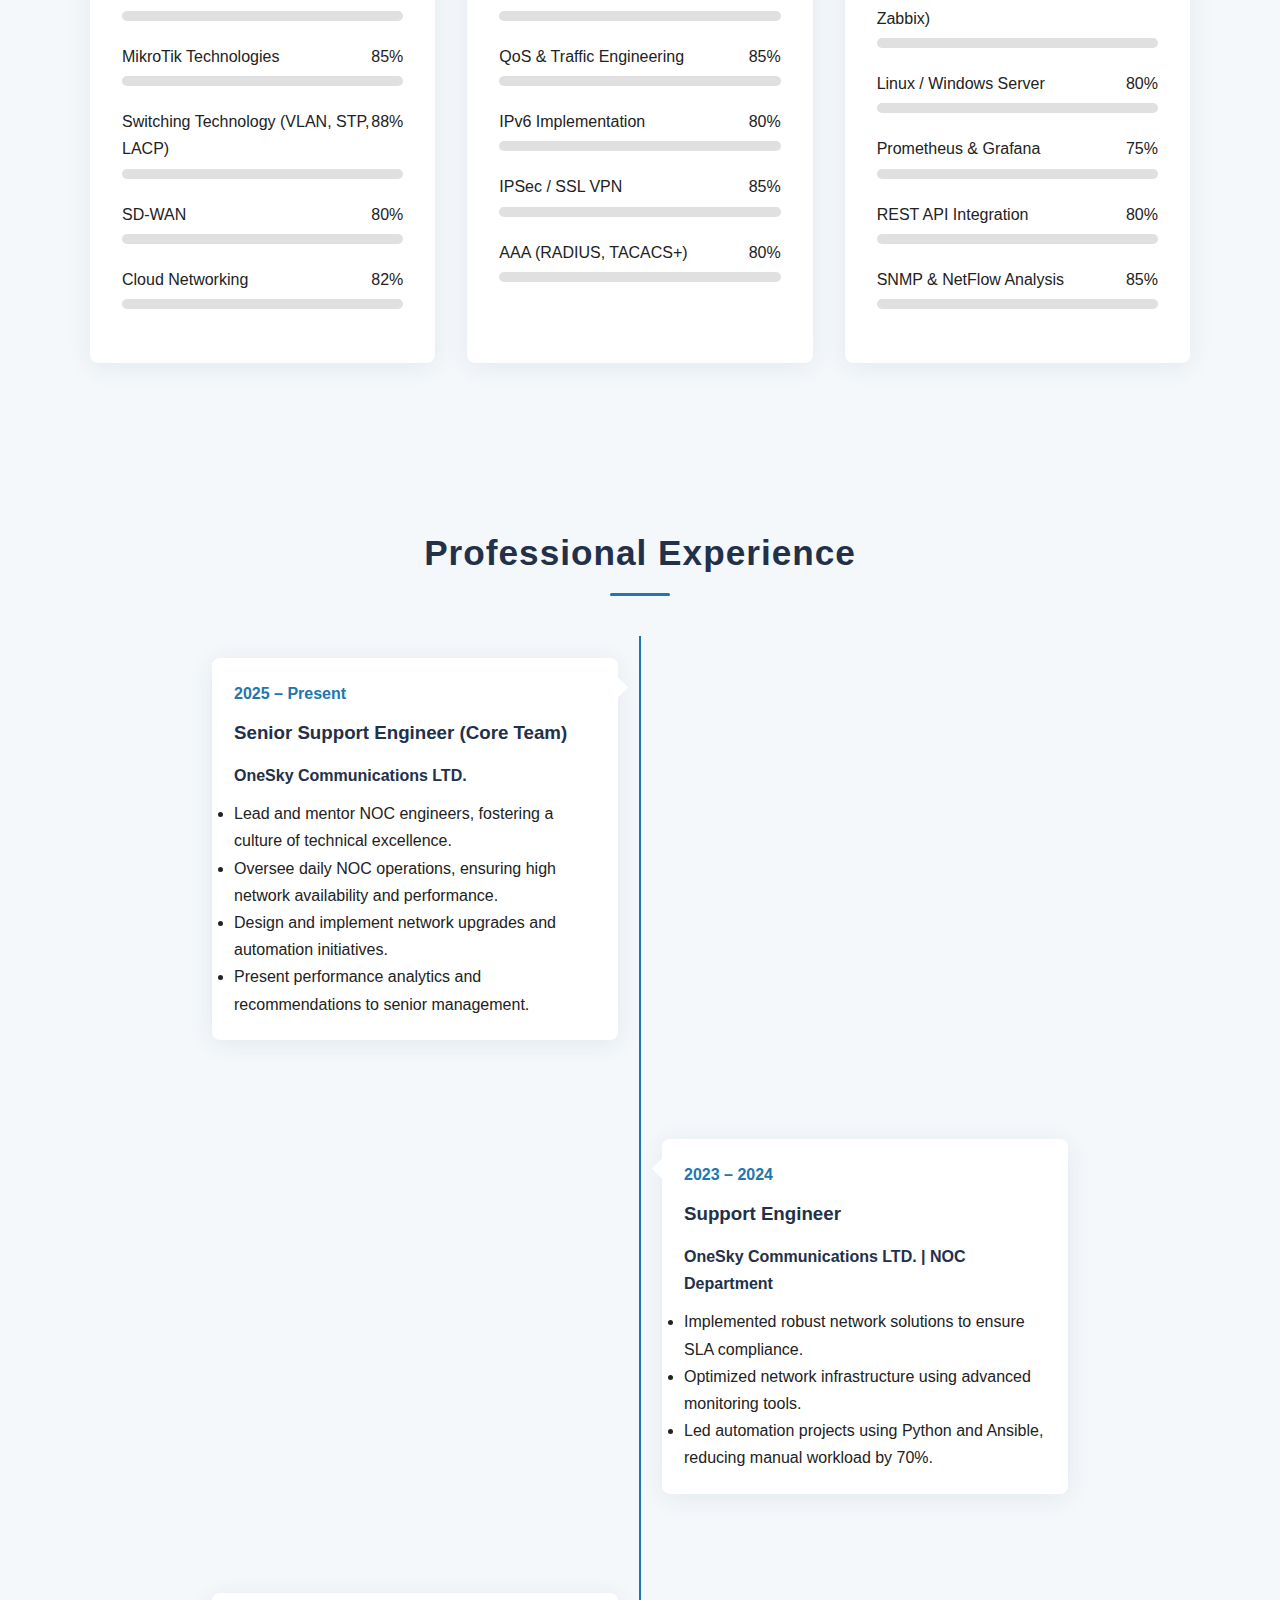
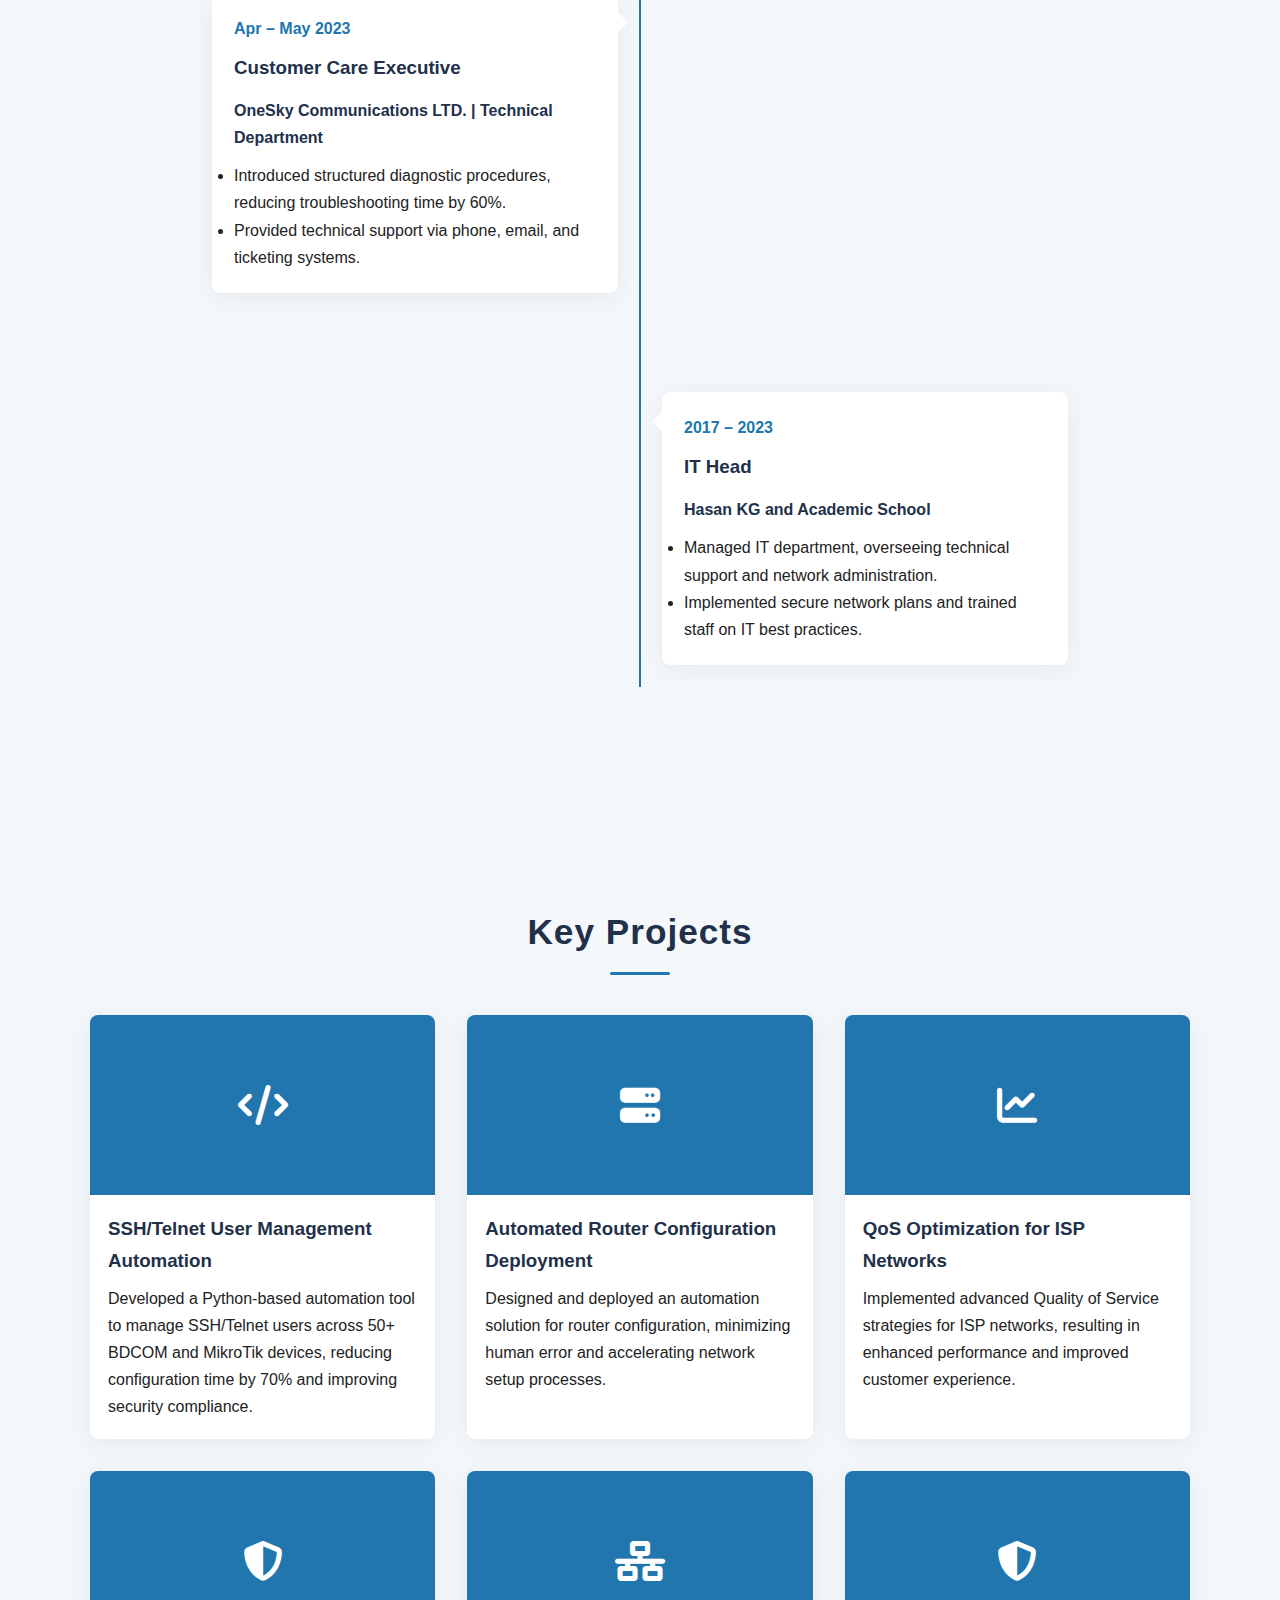
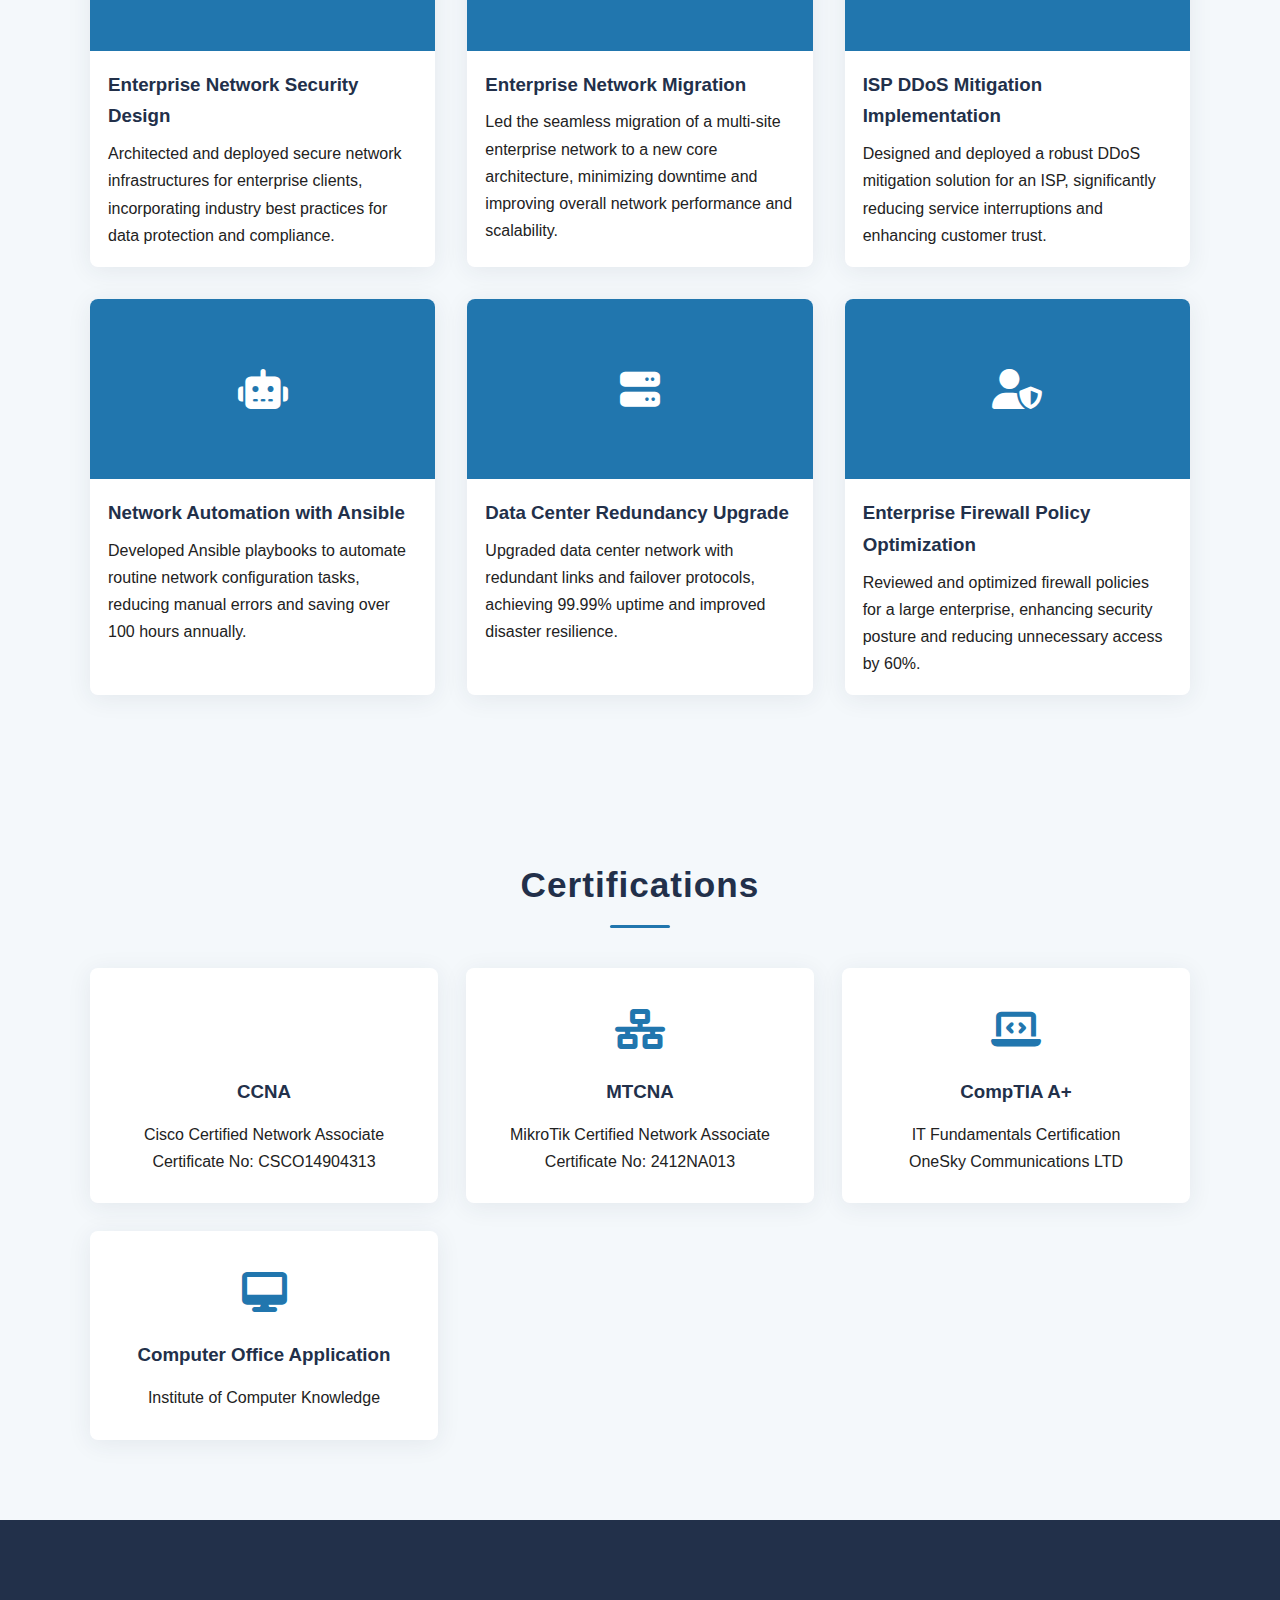
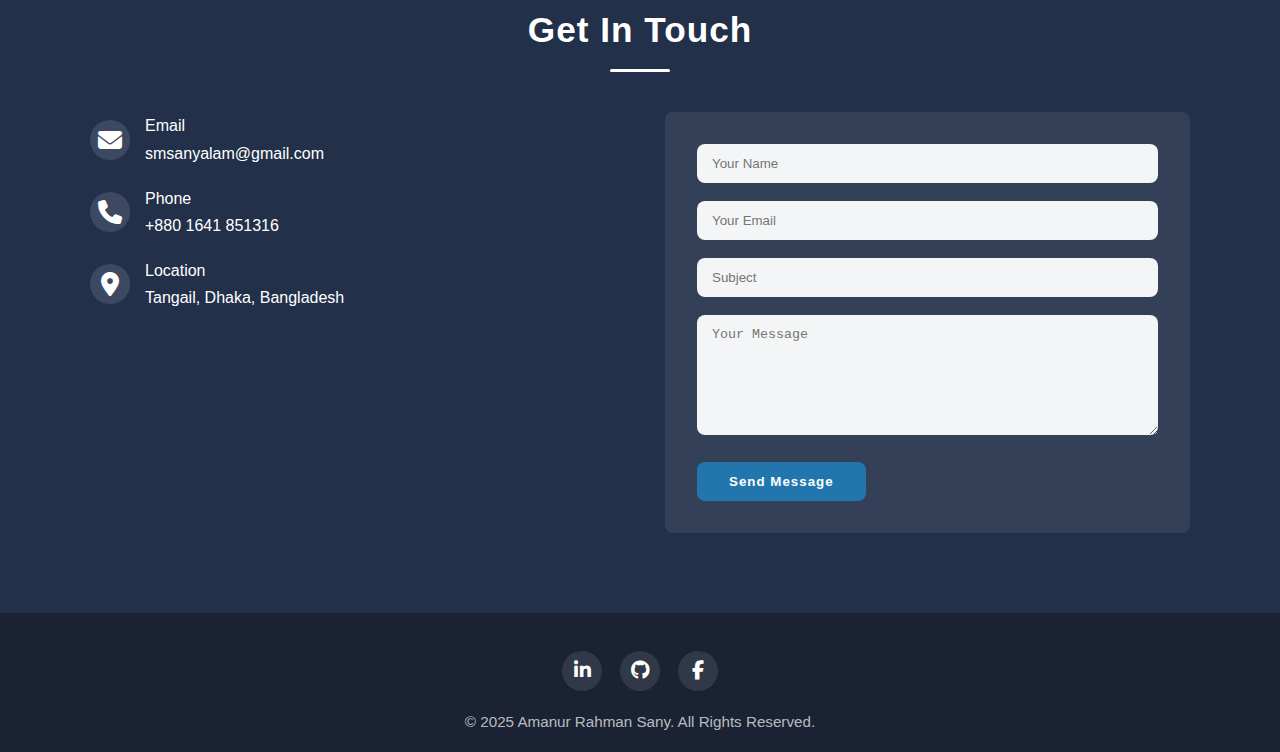
<file: test4.html>
<!DOCTYPE html>
<html lang="en">
<head>
    <meta charset="UTF-8">
    <meta name="viewport" content="width=device-width, initial-scale=1.0">
    <title>Amanur Rahman Sany - Senior Support Engineer & Network Specialist</title>
    <link rel="stylesheet" href="https://cdnjs.cloudflare.com/ajax/libs/font-awesome/6.4.0/css/all.min.css">
    <style>
        :root {
            --primary-color: #22304a;
            --secondary-color: #2176ae;
            --accent-color: #e74c3c;
            --light-color: #f4f8fb;
            --dark-color: #1a2233;
            --text-color: #222;
            --text-light: #7f8c8d;
            --transition: all 0.3s cubic-bezier(.25,.8,.25,1);
            --shadow: 0 4px 24px rgba(34,48,74,0.08);
            --border-radius: 8px;
        }
        * { margin: 0; padding: 0; box-sizing: border-box; }
        body {
            font-family: 'Segoe UI', Tahoma, Geneva, Verdana, sans-serif;
            background: var(--light-color);
            color: var(--text-color);
            line-height: 1.7;
        }
        h1, h2, h3, h4, h5, h6 { color: var(--primary-color); margin-bottom: .7em; }
        a { color: var(--secondary-color); text-decoration: none; transition: var(--transition);}
        a:hover { color: var(--accent-color);}
        .container { width: 92%; max-width: 1100px; margin: 0 auto; }
        .section { padding: 80px 0; }
        .section-title {
            text-align: center;
            margin-bottom: 40px;
            font-size: 2.2rem;
            letter-spacing: 1px;
            position: relative;
        }
        .contact-section h11 {
        color: #fff;
        }
        .section-title::after {
            content: '';
            display: block;
            margin: 0 auto;
            margin-top: 10px;
            width: 60px;
            height: 3px;
            background: var(--secondary-color);
            border-radius: 2px;
        }
        .btn {
            display: inline-block;
            padding: 12px 32px;
            background: var(--secondary-color);
            color: #fff;
            border: none;
            border-radius: var(--border-radius);
            font-weight: 600;
            letter-spacing: 1px;
            cursor: pointer;
            transition: var(--transition);
            margin-right: 10px;
        }
        .btn:last-child { margin-right: 0; }
        .btn:hover { background: var(--primary-color);}
        .btn-outline {
            background: transparent;
            border: 2px solid var(--secondary-color);
            color: var(--secondary-color);
        }
        .btn-outline:hover {
            background: var(--secondary-color);
            color: #fff;
        }
        header {
            background: #fff;
            box-shadow: var(--shadow);
            position: fixed;
            width: 100%;
            top: 0;
            z-index: 1000;
        }
        .navbar {
            display: flex;
            justify-content: space-between;
            align-items: center;
            padding: 22px 0;
        }
        .logo {
            font-size: 1.7rem;
            font-weight: 700;
            color: var(--primary-color);
            letter-spacing: 1px;
        }
        .logo span { color: var(--secondary-color);}
        .nav-links { display: flex; }
        .nav-links li { margin-left: 32px; }
        .nav-links a {
            color: var(--text-color);
            font-weight: 500;
            font-size: 1.05rem;
        }
        .nav-links a:hover { color: var(--secondary-color);}
        .hamburger { display: none; cursor: pointer; font-size: 1.7rem;}
        /* Hero */
        .hero {
            background: linear-gradient(120deg, var(--primary-color) 0%, var(--secondary-color) 100%);
            color: #fff;
            padding: 170px 0 110px;
            text-align: center;
        }
        .hero-content h1 {
            font-size: 3.2rem;
            font-weight: 800;
            margin-bottom: 18px;
            color: #fff;
        }
        .hero-content p {
            font-size: 1.25rem;
            max-width: 650px;
            margin: 0 auto 32px;
            color: #e0e6ed;
        }
        .hero-btns {
            display: flex;
            justify-content: center;
            gap: 18px;
            margin-bottom: 18px;
        }
        /* About */
        .about-content {
            display: grid;
            grid-template-columns: 1.1fr 0.9fr;
            gap: 60px;
            align-items: center;
        }
        .about-text h2 { margin-bottom: 18px; }
        .about-text p { margin-bottom: 18px; }
        .about-image {
            text-align: center;
        }
        .profile-img {
            width: 300px;
            height: 300px;
            border-radius: 50%;
            object-fit: cover;
            border: 6px solid var(--secondary-color);
            box-shadow: var(--shadow);
            margin-bottom: 10px;
        }
        .profile-img-placeholder {
            width: 300px; height: 300px;
            border-radius: 50%;
            background: #eaf1f8;
            display: flex; align-items: center; justify-content: center;
            border: 6px solid var(--secondary-color);
            box-shadow: var(--shadow);
            margin: 0 auto 10px;
        }
        .about-contact-list {
            margin-top: 18px;
        }
        .about-contact-list .contact-item {
            margin-bottom: 10px;
            display: flex; align-items: center; gap: 10px;
            color: var(--text-light);
        }
        /* Skills */
        .skills-section { background: var(--light-color);}
        .skills-container {
            display: grid;
            grid-template-columns: repeat(auto-fit, minmax(320px, 1fr));
            gap: 32px;
        }
        .skill-category {
            background: #fff;
            padding: 32px;
            border-radius: var(--border-radius);
            box-shadow: var(--shadow);
        }
        .skill-category h3 { color: var(--secondary-color);}
        .skill-item { margin-bottom: 22px;}
        .skill-info {
            display: flex; justify-content: space-between; margin-bottom: 6px;
        }
        .skill-bar {
            height: 10px;
            background: #e0e0e0;
            border-radius: 5px;
            overflow: hidden;
        }
        .skill-progress {
            height: 100%;
            background: var(--secondary-color);
            width: 0;
            transition: width 1.5s cubic-bezier(.25,.8,.25,1);
        }
        /* Experience */
        .timeline {
            position: relative;
            max-width: 900px;
            margin: 0 auto;
        }
        .timeline::before {
            content: '';
            position: absolute;
            left: 50%;
            top: 0; bottom: 0;
            width: 2px;
            background: var(--secondary-color);
            transform: translateX(-50%);
        }
        .timeline-item {
            position: relative;
            margin-bottom: 55px;
            width: 50%;
            padding: 22px;
        }
        .timeline-item:nth-child(odd) { left: 0;}
        .timeline-item:nth-child(even) { left: 50%;}
        .timeline-content {
            background: #fff;
            padding: 22px;
            border-radius: var(--border-radius);
            box-shadow: var(--shadow);
            position: relative;
        }
        .timeline-content::after {
            content: '';
            position: absolute;
            top: 22px;
            width: 15px; height: 15px;
            background: #fff;
            transform: rotate(45deg);
        }
        .timeline-item:nth-child(odd) .timeline-content::after { right: -7px;}
        .timeline-item:nth-child(even) .timeline-content::after { left: -7px;}
        .timeline-date {
            font-weight: 600;
            color: var(--secondary-color);
            margin-bottom: 10px;
        }
        /* Projects */
        .projects-section { background: var(--light-color);}
        .projects-container {
            display: grid;
            grid-template-columns: repeat(auto-fit, minmax(320px, 1fr));
            gap: 32px;
        }
        .project-card {
            background: #fff;
            border-radius: var(--border-radius);
            overflow: hidden;
            box-shadow: var(--shadow);
            transition: var(--transition);
        }
        .project-card:hover { transform: translateY(-8px);}
        .project-img {
            height: 180px;
            background: var(--secondary-color);
            display: flex; align-items: center; justify-content: center;
            color: #fff; font-size: 2.5rem;
        }
        .project-content { padding: 18px;}
        .project-content h3 { margin-bottom: 8px;}
        /* Certifications */
        .certifications-container {
            display: grid;
            grid-template-columns: repeat(auto-fit, minmax(260px, 1fr));
            gap: 28px;
        }
        .cert-card {
            background: #fff;
            padding: 28px;
            border-radius: var(--border-radius);
            box-shadow: var(--shadow);
            text-align: center;
            transition: var(--transition);
        }
        .cert-card:hover { transform: translateY(-5px);}
        .cert-icon {
            font-size: 2.5rem;
            color: var(--secondary-color);
            margin-bottom: 12px;
        }
        /* Contact */
        .contact-section { background: var(--primary-color); color: #fff;}
        .contact-section .section-title { color: #fff;}
        .contact-section .section-title::after { background: #fff;}
        .contact-container {
            display: grid;
            grid-template-columns: repeat(auto-fit, minmax(320px, 1fr));
            gap: 50px;
        }
        .contact-info { display: flex; flex-direction: column; gap: 18px;}
        .contact-item {
            display: flex; align-items: center; gap: 15px;
        }
        .contact-icon {
            font-size: 1.5rem;
            width: 40px; height: 40px;
            background: rgba(255,255,255,0.12);
            border-radius: 50%;
            display: flex; align-items: center; justify-content: center;
        }
        .contact-form {
            background: rgba(255,255,255,0.08);
            padding: 32px;
            border-radius: var(--border-radius);
        }
        .form-group { margin-bottom: 18px;}
        .form-control {
            width: 100%;
            padding: 12px 15px;
            border: none;
            border-radius: var(--border-radius);
            background: rgba(255,255,255,0.95);
        }
        textarea.form-control { min-height: 120px; resize: vertical;}
        /* Footer */
        footer {
            background: var(--dark-color);
            color: #fff;
            padding: 38px 0 18px;
            text-align: center;
        }
        .social-links {
            display: flex; justify-content: center; gap: 18px; margin-bottom: 18px;
        }
        .social-link {
            width: 40px; height: 40px;
            background: rgba(255,255,255,0.10);
            border-radius: 50%;
            display: flex; align-items: center; justify-content: center;
            transition: var(--transition);
            color: #fff;
            font-size: 1.2rem;
        }
        .social-link:hover {
            background: var(--secondary-color);
            color: #fff;
            transform: translateY(-4px);
        }
        .copyright {
            font-size: 0.95rem;
            color: rgba(255,255,255,0.7);
        }
        /* Responsive */
        @media (max-width: 992px) {
            .about-content { grid-template-columns: 1fr;}
            .timeline::before { left: 30px;}
            .timeline-item { width: 100%; padding-left: 70px; padding-right: 0;}
            .timeline-item:nth-child(even) { left: 0;}
            .timeline-item:nth-child(odd) .timeline-content::after,
            .timeline-item:nth-child(even) .timeline-content::after { left: -7px; right: auto;}
        }
        @media (max-width: 768px) {
            .nav-links {
                position: fixed;
                top: 70px; left: -100%;
                width: 100%; height: calc(100vh - 70px);
                background: #fff;
                flex-direction: column;
                align-items: center;
                justify-content: flex-start;
                padding-top: 50px;
                transition: var(--transition);
            }
            .nav-links.active { left: 0;}
            .nav-links li { margin: 15px 0;}
            .hamburger { display: block;}
            .hero-content h1 { font-size: 2.2rem;}
            .hero-btns { flex-direction: column; align-items: center;}
        }
        @media (max-width: 576px) {
            .section { padding: 55px 0;}
            .hero { padding: 100px 0 60px;}
            .hero-content h1 { font-size: 1.5rem;}
        }
    </style>
</head>
<body>
    <!-- Header -->
    <header>
        <div class="container">
            <nav class="navbar">
                <a href="#" class="logo">AR <span>Sany</span></a>
                <ul class="nav-links">
                    <li><a href="#home">Home</a></li>
                    <li><a href="#about">About</a></li>
                    <li><a href="#skills">Skills</a></li>
                    <li><a href="#experience">Experience</a></li>
                    <li><a href="#projects">Projects</a></li>
                    <li><a href="#certifications">Certifications</a></li>
                    <li><a href="#contact">Contact</a></li>
                </ul>
                <div class="hamburger">
                    <i class="fas fa-bars"></i>
                </div>
            </nav>
        </div>
    </header>

    <!-- Hero Section -->
    <section id="home" class="hero">
        <div class="container">
            <div class="hero-content">
                <h1>Amanur Rahman Sany</h1>
                <p>Senior Support Engineer | Network Specialist | Technical Leader</p>
                <div class="hero-btns">
                    <a href="#contact" class="btn">Contact Me</a>
                    <a href="#skills" class="btn">Technical Skills</a>
                    <a href="#projects" class="btn">View Projects</a>
                    <a href="src/AR SanyCV.pdf" class="btn" target="_blank"><i class="fas fa-download"></i> Download CV</a>
                </div>
            </div>
        </div>
    </section>

    <!-- About Section -->
    <section id="about" class="section">
        <div class="container">
            <h2 class="section-title">About Me</h2>
            <div class="about-content">
                <div class="about-text">
                    <h2>Professional Profile</h2>
                    <p>
                        I am a results-driven Senior Support Engineer and Network Specialist with a proven track record in NOC operations, network design, and technical leadership. My expertise includes leading high-performing teams, optimizing network performance, and implementing innovative solutions to complex challenges.
                    </p>
                    <p>
                        I am committed to delivering operational excellence and driving continuous improvement. Currently, I serve as a Senior Support Engineer (Core Team) at OneSky Communications LTD, where I focus on network reliability, automation, and team mentorship.
                    </p>
                    <p>
                        <a href="https://linkedin.com/in/amanur-rahman-sany" target="_blank" style="color:var(--secondary-color);font-weight:600;">
                            <i class="fab fa-linkedin"></i> View my LinkedIn profile
                        </a>
                    </p>
                </div>
                <div class="about-image">
                    <div class="profile-img-placeholder">
                        <!-- Replace with your photo if available -->
                        <img src="src/IMG_gt.png" alt="Amanur Rahman Sany" class="profile-img">
                    </div>
                </div>
            </div>
        </div>
    </section>

    <!-- Skills Section -->
    <section id="skills" class="section skills-section">
        <div class="container">
            <h2 class="section-title">Technical Skills</h2>
            <div class="skills-container">
                <div class="skill-category">
                    <h3>Network Architecture & Core</h3>
                    <div class="skill-item">
                        <div class="skill-info">
                            <span>Network Architecture (Core)</span>
                            <span>95%</span>
                        </div>
                        <div class="skill-bar">
                            <div class="skill-progress" data-width="95"></div>
                        </div>
                    </div>
                    <div class="skill-item">
                        <div class="skill-info">
                            <span>Cisco Technologies</span>
                            <span>90%</span>
                        </div>
                        <div class="skill-bar">
                            <div class="skill-progress" data-width="90"></div>
                        </div>
                    </div>
                    <div class="skill-item">
                        <div class="skill-info">
                            <span>Juniper Technologies</span>
                            <span>80%</span>
                        </div>
                        <div class="skill-bar">
                            <div class="skill-progress" data-width="80"></div>
                        </div>
                    </div>
                    <div class="skill-item">
                        <div class="skill-info">
                            <span>MikroTik Technologies</span>
                            <span>85%</span>
                        </div>
                        <div class="skill-bar">
                            <div class="skill-progress" data-width="85"></div>
                        </div>
                    </div>
                    <div class="skill-item">
                        <div class="skill-info">
                            <span>Switching Technology (VLAN, STP, LACP)</span>
                            <span>88%</span>
                        </div>
                        <div class="skill-bar">
                            <div class="skill-progress" data-width="88"></div>
                        </div>
                    </div>
                    <div class="skill-item">
                        <div class="skill-info">
                            <span>SD-WAN</span>
                            <span>80%</span>
                        </div>
                        <div class="skill-bar">
                            <div class="skill-progress" data-width="80"></div>
                        </div>
                    </div>
                    <div class="skill-item">
                        <div class="skill-info">
                            <span>Cloud Networking</span>
                            <span>82%</span>
                        </div>
                        <div class="skill-bar">
                            <div class="skill-progress" data-width="82"></div>
                        </div>
                    </div>
                </div>
                <div class="skill-category">
                    <h3>Protocols & Security</h3>
                    <div class="skill-item">
                        <div class="skill-info">
                            <span>BGP / OSPF / EIGRP</span>
                            <span>92%</span>
                        </div>
                        <div class="skill-bar">
                            <div class="skill-progress" data-width="92"></div>
                        </div>
                    </div>
                    <div class="skill-item">
                        <div class="skill-info">
                            <span>Network Security</span>
                            <span>88%</span>
                        </div>
                        <div class="skill-bar">
                            <div class="skill-progress" data-width="88"></div>
                        </div>
                    </div>
                    <div class="skill-item">
                        <div class="skill-info">
                            <span>Firewall & VPN</span>
                            <span>85%</span>
                        </div>
                        <div class="skill-bar">
                            <div class="skill-progress" data-width="85"></div>
                        </div>
                    </div>
                    <div class="skill-item">
                        <div class="skill-info">
                            <span>QoS & Traffic Engineering</span>
                            <span>85%</span>
                        </div>
                        <div class="skill-bar">
                            <div class="skill-progress" data-width="85"></div>
                        </div>
                    </div>
                    <div class="skill-item">
                        <div class="skill-info">
                            <span>IPv6 Implementation</span>
                            <span>80%</span>
                        </div>
                        <div class="skill-bar">
                            <div class="skill-progress" data-width="80"></div>
                        </div>
                    </div>
                    <div class="skill-item">
                        <div class="skill-info">
                            <span>IPSec / SSL VPN</span>
                            <span>85%</span>
                        </div>
                        <div class="skill-bar">
                            <div class="skill-progress" data-width="85"></div>
                        </div>
                    </div>
                    <div class="skill-item">
                        <div class="skill-info">
                            <span>AAA (RADIUS, TACACS+)</span>
                            <span>80%</span>
                        </div>
                        <div class="skill-bar">
                            <div class="skill-progress" data-width="80"></div>
                        </div>
                    </div>
                </div>
                <div class="skill-category">
                    <h3>Automation & Monitoring</h3>
                    <div class="skill-item">
                        <div class="skill-info">
                            <span>Python / Automation</span>
                            <span>85%</span>
                        </div>
                        <div class="skill-bar">
                            <div class="skill-progress" data-width="85"></div>
                        </div>
                    </div>
                    <div class="skill-item">
                        <div class="skill-info">
                            <span>Ansible / Scripting</span>
                            <span>80%</span>
                        </div>
                        <div class="skill-bar">
                            <div class="skill-progress" data-width="80"></div>
                        </div>
                    </div>
                    <div class="skill-item">
                        <div class="skill-info">
                            <span>Network Monitoring (Cacti, PRTG, Zabbix)</span>
                            <span>90%</span>
                        </div>
                        <div class="skill-bar">
                            <div class="skill-progress" data-width="90"></div>
                        </div>
                    </div>
                    <div class="skill-item">
                        <div class="skill-info">
                            <span>Linux / Windows Server</span>
                            <span>80%</span>
                        </div>
                        <div class="skill-bar">
                            <div class="skill-progress" data-width="80"></div>
                        </div>
                    </div>
                    <div class="skill-item">
                        <div class="skill-info">
                            <span>Prometheus &amp; Grafana</span>
                            <span>75%</span>
                        </div>
                        <div class="skill-bar">
                            <div class="skill-progress" data-width="75"></div>
                        </div>
                    </div>
                    <div class="skill-item">
                        <div class="skill-info">
                            <span>REST API Integration</span>
                            <span>80%</span>
                        </div>
                        <div class="skill-bar">
                            <div class="skill-progress" data-width="80"></div>
                        </div>
                    </div>
                    <div class="skill-item">
                        <div class="skill-info">
                            <span>SNMP &amp; NetFlow Analysis</span>
                            <span>85%</span>
                        </div>
                        <div class="skill-bar">
                            <div class="skill-progress" data-width="85"></div>
                        </div>
                    </div>
                </div>
            </div>
        </div>
    </section>

    <!-- Experience Section -->
    <section id="experience" class="section">
        <div class="container">
            <h2 class="section-title">Professional Experience</h2>
            <div class="timeline">
                <div class="timeline-item">
                    <div class="timeline-content">
                        <div class="timeline-date">2025 – Present</div>
                        <h3>Senior Support Engineer (Core Team)</h3>
                        <h4>OneSky Communications LTD.</h4>
                        <ul>
                            <li>Lead and mentor NOC engineers, fostering a culture of technical excellence.</li>
                            <li>Oversee daily NOC operations, ensuring high network availability and performance.</li>
                            <li>Design and implement network upgrades and automation initiatives.</li>
                            <li>Present performance analytics and recommendations to senior management.</li>
                        </ul>
                    </div>
                </div>
                <div class="timeline-item">
                    <div class="timeline-content">
                        <div class="timeline-date">2023 – 2024</div>
                        <h3>Support Engineer</h3>
                        <h4>OneSky Communications LTD. | NOC Department</h4>
                        <ul>
                            <li>Implemented robust network solutions to ensure SLA compliance.</li>
                            <li>Optimized network infrastructure using advanced monitoring tools.</li>
                            <li>Led automation projects using Python and Ansible, reducing manual workload by 70%.</li>
                        </ul>
                    </div>
                </div>
                <div class="timeline-item">
                    <div class="timeline-content">
                        <div class="timeline-date">Apr – May 2023</div>
                        <h3>Customer Care Executive</h3>
                        <h4>OneSky Communications LTD. | Technical Department</h4>
                        <ul>
                            <li>Introduced structured diagnostic procedures, reducing troubleshooting time by 60%.</li>
                            <li>Provided technical support via phone, email, and ticketing systems.</li>
                        </ul>
                    </div>
                </div>
                <div class="timeline-item">
                    <div class="timeline-content">
                        <div class="timeline-date">2017 – 2023</div>
                        <h3>IT Head</h3>
                        <h4>Hasan KG and Academic School</h4>
                        <ul>
                            <li>Managed IT department, overseeing technical support and network administration.</li>
                            <li>Implemented secure network plans and trained staff on IT best practices.</li>
                        </ul>
                    </div>
                </div>
            </div>
        </div>
    </section>

    <!-- Projects Section -->
    <section id="projects" class="section projects-section">
        <div class="container">
            <h2 class="section-title">Key Projects</h2>
            <div class="projects-container">
                <div class="project-card">
                    <div class="project-img">
                        <i class="fas fa-code"></i>
                    </div>
                    <div class="project-content">
                        <h3>SSH/Telnet User Management Automation</h3>
                        <p>Developed a Python-based automation tool to manage SSH/Telnet users across 50+ BDCOM and MikroTik devices, reducing configuration time by 70% and improving security compliance.</p>
                    </div>
                </div>
                <div class="project-card">
                    <div class="project-img">
                        <i class="fas fa-server"></i>
                    </div>
                    <div class="project-content">
                        <h3>Automated Router Configuration Deployment</h3>
                        <p>Designed and deployed an automation solution for router configuration, minimizing human error and accelerating network setup processes.</p>
                    </div>
                </div>
                <div class="project-card">
                    <div class="project-img">
                        <i class="fas fa-chart-line"></i>
                    </div>
                    <div class="project-content">
                        <h3>QoS Optimization for ISP Networks</h3>
                        <p>Implemented advanced Quality of Service strategies for ISP networks, resulting in enhanced performance and improved customer experience.</p>
                    </div>
                </div>
                <div class="project-card">
                    <div class="project-img">
                        <i class="fas fa-shield-alt"></i>
                    </div>
                    <div class="project-content">
                        <h3>Enterprise Network Security Design</h3>
                        <p>Architected and deployed secure network infrastructures for enterprise clients, incorporating industry best practices for data protection and compliance.</p>
                    </div>
                </div>
                <div class="project-card">
                    <div class="project-img">
                        <i class="fas fa-network-wired"></i>
                    </div>
                    <div class="project-content">
                        <h3>Enterprise Network Migration</h3>
                        <p>Led the seamless migration of a multi-site enterprise network to a new core architecture, minimizing downtime and improving overall network performance and scalability.</p>
                    </div>
                </div>
                <div class="project-card">
                    <div class="project-img">
                        <i class="fas fa-shield-alt"></i>
                    </div>
                    <div class="project-content">
                        <h3>ISP DDoS Mitigation Implementation</h3>
                        <p>Designed and deployed a robust DDoS mitigation solution for an ISP, significantly reducing service interruptions and enhancing customer trust.</p>
                    </div>
                </div>
                <div class="project-card">
                    <div class="project-img">
                        <i class="fas fa-robot"></i>
                    </div>
                    <div class="project-content">
                        <h3>Network Automation with Ansible</h3>
                        <p>Developed Ansible playbooks to automate routine network configuration tasks, reducing manual errors and saving over 100 hours annually.</p>
                    </div>
                </div>
                <div class="project-card">
                    <div class="project-img">
                        <i class="fas fa-server"></i>
                    </div>
                    <div class="project-content">
                        <h3>Data Center Redundancy Upgrade</h3>
                        <p>Upgraded data center network with redundant links and failover protocols, achieving 99.99% uptime and improved disaster resilience.</p>
                    </div>
                </div>
                <div class="project-card">
                    <div class="project-img">
                        <i class="fas fa-user-shield"></i>
                    </div>
                    <div class="project-content">
                        <h3>Enterprise Firewall Policy Optimization</h3>
                        <p>Reviewed and optimized firewall policies for a large enterprise, enhancing security posture and reducing unnecessary access by 60%.</p>
                    </div>
                </div>
            </div>
        </div>
    </section>

    <!-- Certifications Section -->
    <section id="certifications" class="section">
        <div class="container">
            <h2 class="section-title">Certifications</h2>
            <div class="certifications-container">
                <div class="cert-card">
                    <div class="cert-icon">
                        <i class="fab fa-cisco"></i>
                    </div>
                    <h3>CCNA</h3>
                    <p>Cisco Certified Network Associate</p>
                    <p>Certificate No: CSCO14904313</p>
                </div>
                <div class="cert-card">
                    <div class="cert-icon">
                        <i class="fas fa-network-wired"></i>
                    </div>
                    <h3>MTCNA</h3>
                    <p>MikroTik Certified Network Associate</p>
                    <p>Certificate No: 2412NA013</p>
                </div>
                <div class="cert-card">
                    <div class="cert-icon">
                        <i class="fas fa-laptop-code"></i>
                    </div>
                    <h3>CompTIA A+</h3>
                    <p>IT Fundamentals Certification</p>
                    <p>OneSky Communications LTD</p>
                </div>
                <div class="cert-card">
                    <div class="cert-icon">
                        <i class="fas fa-desktop"></i>
                    </div>
                    <h3>Computer Office Application</h3>
                    <p>Institute of Computer Knowledge</p>
                </div>
            </div>
        </div>
    </section>

    <!-- Contact Section -->
    <section id="contact" class="section contact-section">
        <div class="container">
            <h2 class="section-title">Get In Touch</h2>
            <div class="contact-container">
                <div class="contact-info">
                    <div class="contact-item">
                        <div class="contact-icon">
                            <i class="fas fa-envelope"></i>
                        </div>
                        <div>
                            <h11>Email</h11>
                            <p><a href="mailto:smsanyalam@gmail.com" style="color:#fff;">smsanyalam@gmail.com</a></p>
                        </div>
                    </div>
                    <div class="contact-item">
                        <div class="contact-icon">
                            <i class="fas fa-phone"></i>
                        </div>
                        <div>
                            <h11>Phone</h11>
                            <p><a href="tel:+8801641851316" style="color:#fff;">+880 1641 851316</a></p>
                        </div>
                    </div>
                    <div class="contact-item">
                        <div class="contact-icon">
                            <i class="fas fa-map-marker-alt"></i>
                        </div>
                        <div>
                            <h11>Location</h11>
                            <p>Tangail, Dhaka, Bangladesh</p>
                        </div>
                    </div>
                </div>
                <div class="contact-form">
                    <form id="contactForm">
                        <div class="form-group">
                            <input type="text" class="form-control" placeholder="Your Name" required>
                        </div>
                        <div class="form-group">
                            <input type="email" class="form-control" placeholder="Your Email" required>
                        </div>
                        <div class="form-group">
                            <input type="text" class="form-control" placeholder="Subject" required>
                        </div>
                        <div class="form-group">
                            <textarea class="form-control" placeholder="Your Message" required></textarea>
                        </div>
                        <button type="submit" class="btn">Send Message</button>
                    </form>
                </div>
            </div>
        </div>
    </section>

    <!-- Footer -->
    <footer>
        <div class="container">
            <div class="social-links">
                <a href="https://linkedin.com/in/amanur-rahman-sany" class="social-link" target="_blank">
                    <i class="fab fa-linkedin-in"></i>
                </a>
                <a href="https://github.com/amanurrahmansany" class="social-link" target="_blank">
                    <i class="fab fa-github"></i>
                </a>
                <a href="https://facebook.com/amanur.rahman.sany" class="social-link" target="_blank">
                    <i class="fab fa-facebook-f"></i>
                </a>
            </div>
            <p class="copyright">&copy; 2025 Amanur Rahman Sany. All Rights Reserved.</p>
        </div>
    </footer>

    <script>
        // Mobile Navigation Toggle
        const hamburger = document.querySelector('.hamburger');
        const navLinks = document.querySelector('.nav-links');
        hamburger.addEventListener('click', () => {
            navLinks.classList.toggle('active');
        });
        // Close mobile menu when clicking on a link
        document.querySelectorAll('.nav-links a').forEach(link => {
            link.addEventListener('click', () => {
                navLinks.classList.remove('active');
            });
        });
        // Animate skill bars when they come into view
        const skillBars = document.querySelectorAll('.skill-progress');
        const animateSkillBars = () => {
            skillBars.forEach(bar => {
                const barPosition = bar.getBoundingClientRect().top;
                const screenPosition = window.innerHeight / 1.3;
                if (barPosition < screenPosition) {
                    const width = bar.getAttribute('data-width');
                    bar.style.width = width + '%';
                }
            });
        };
        window.addEventListener('scroll', animateSkillBars);
        // Form submission handler
        const contactForm = document.getElementById('contactForm');
        contactForm.addEventListener('submit', (e) => {
            e.preventDefault();
            alert('Thank you for your message! I will get back to you soon.');
            contactForm.reset();
        });
        // Smooth scrolling for anchor links
        document.querySelectorAll('a[href^="#"]').forEach(anchor => {
            anchor.addEventListener('click', function(e) {
                e.preventDefault();
                const targetId = this.getAttribute('href');
                if (targetId === '#') return;
                const targetElement = document.querySelector(targetId);
                if (targetElement) {
                    window.scrollTo({
                        top: targetElement.offsetTop - 70,
                        behavior: 'smooth'
                    });
                }
            });
        });
    </script>
</body>
</html>
</file>
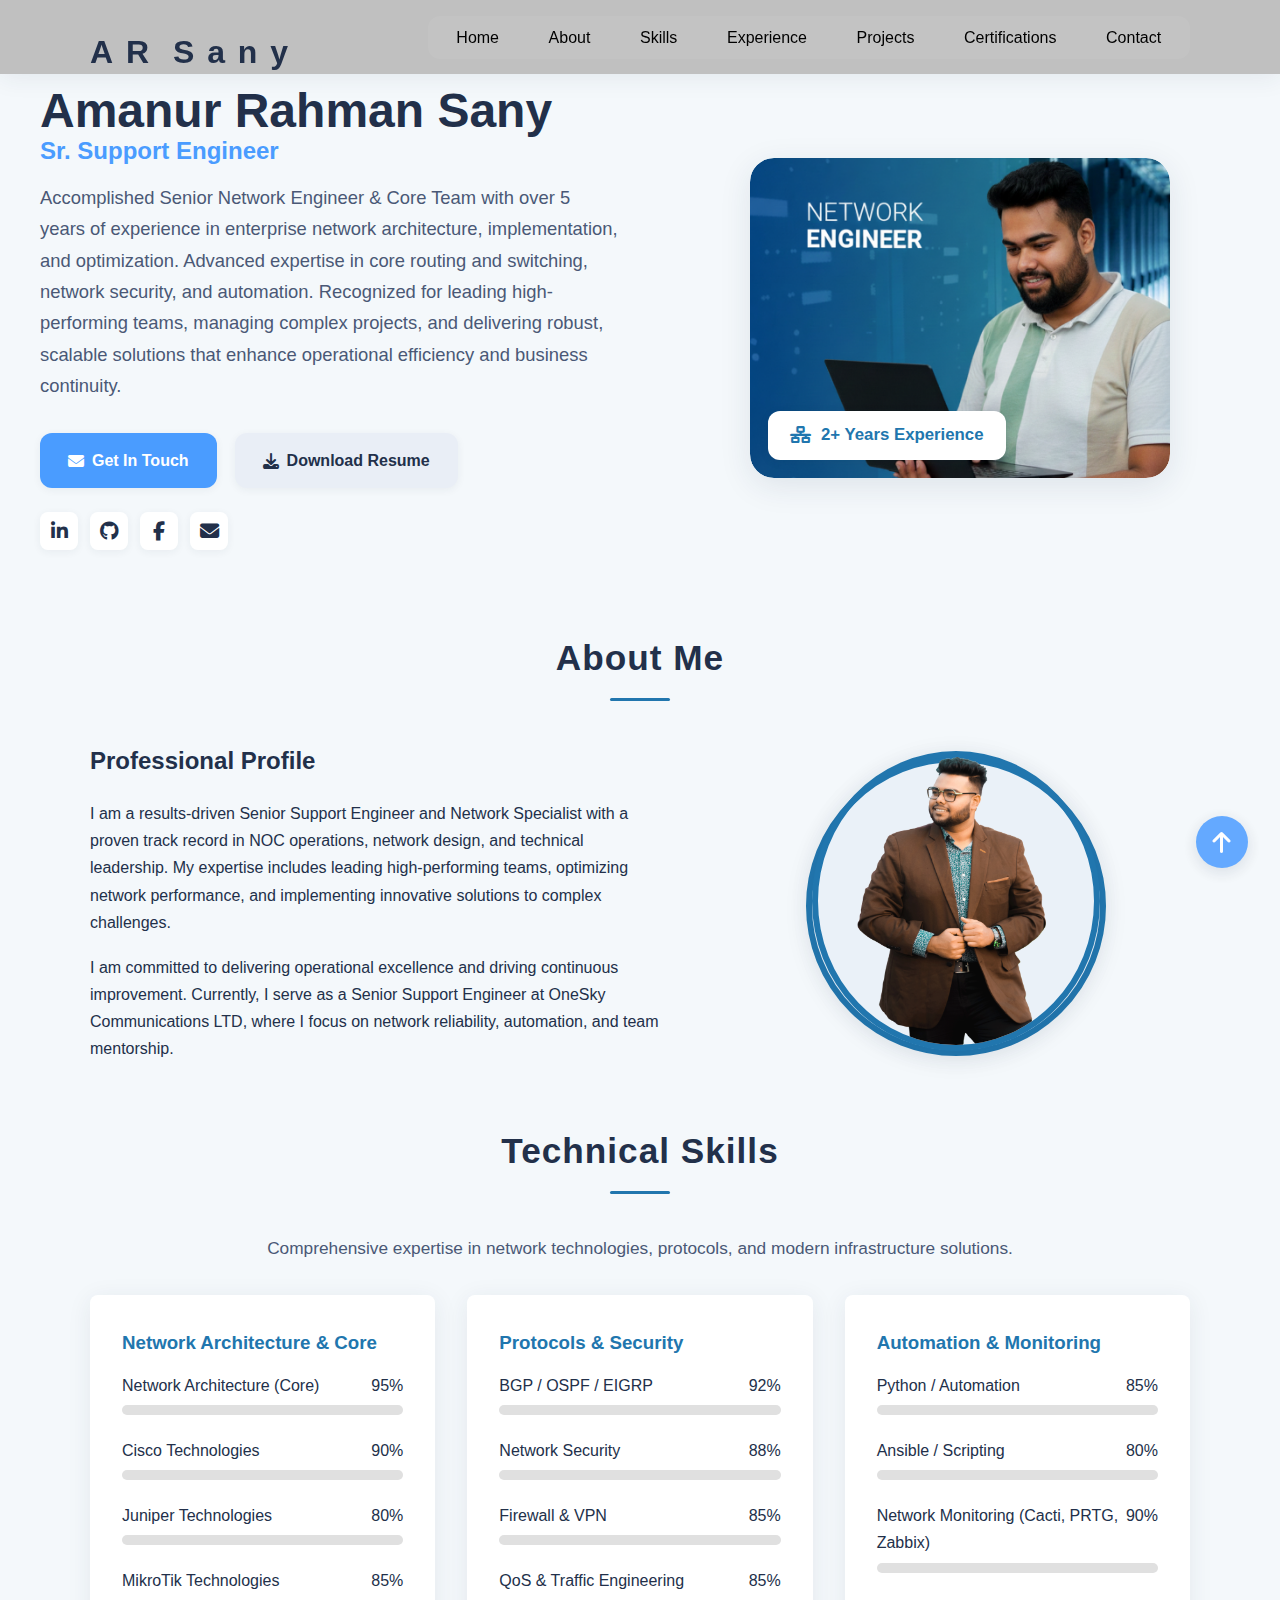
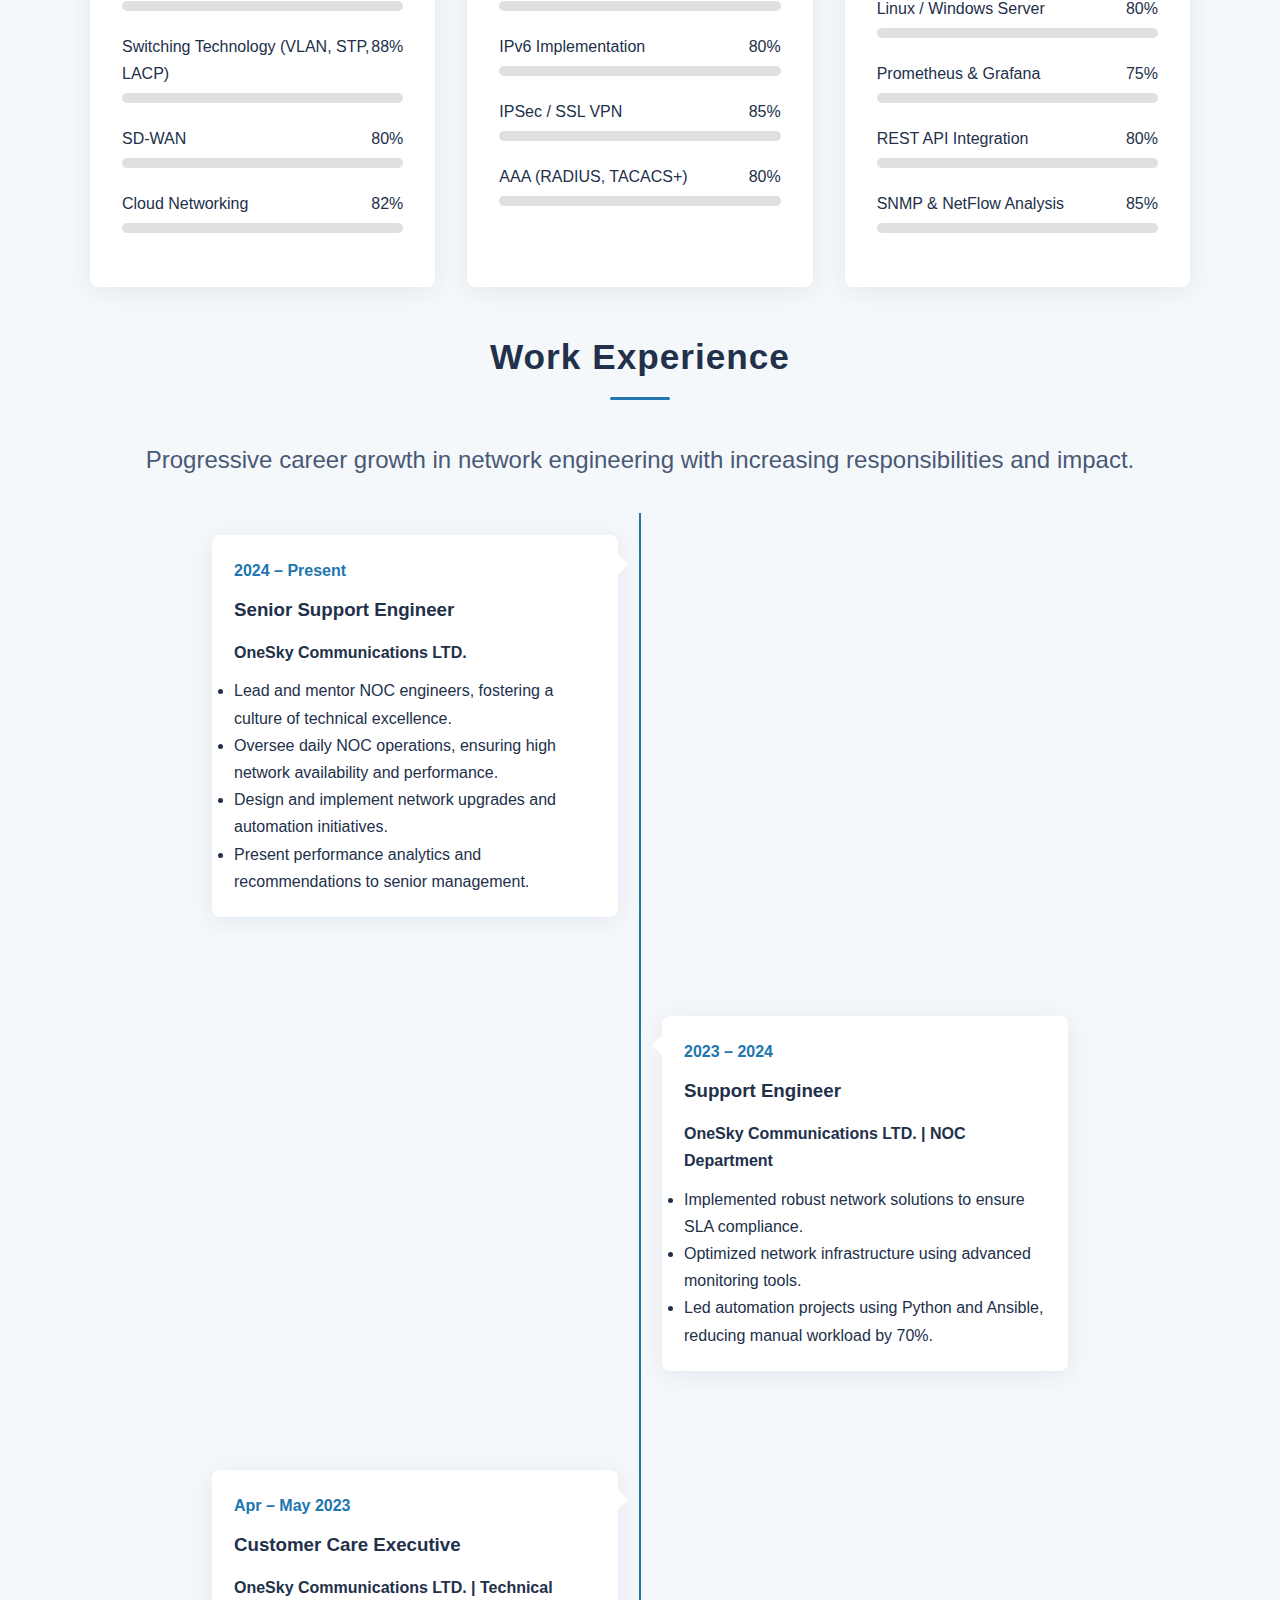
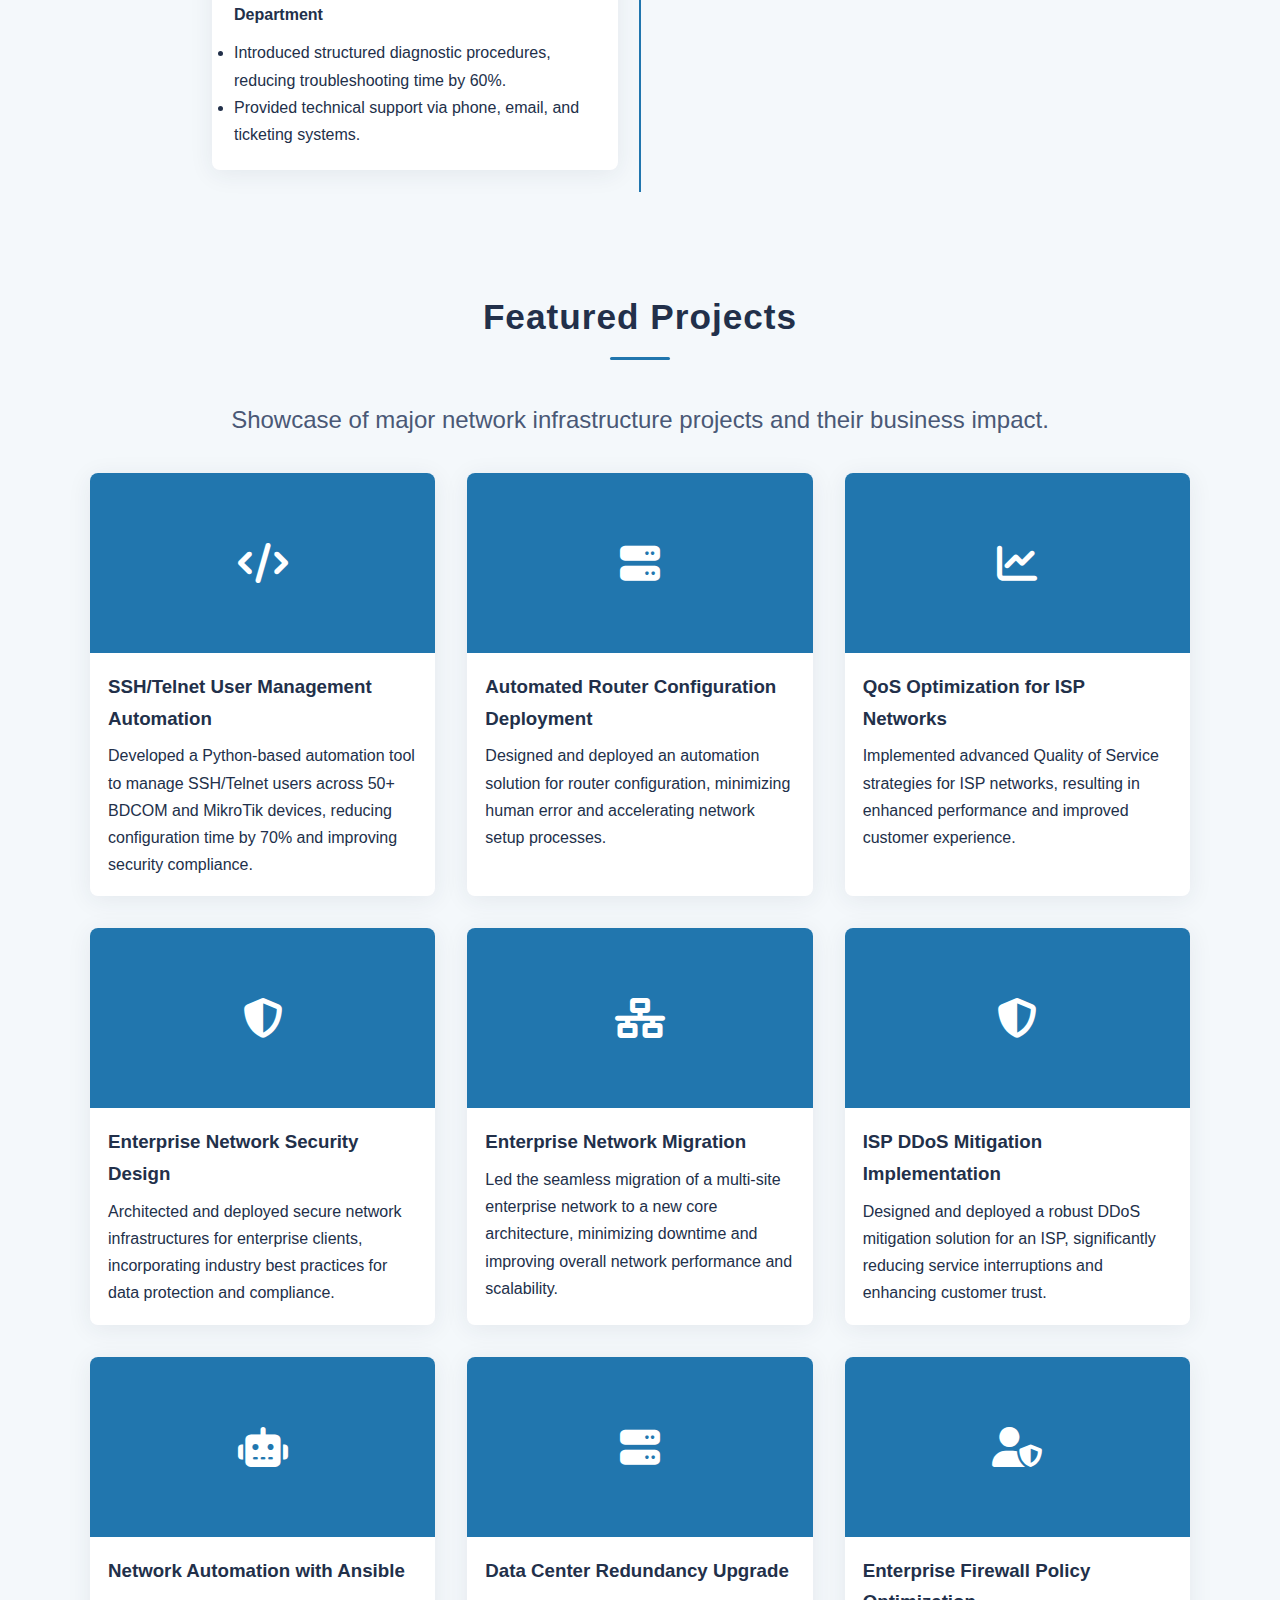
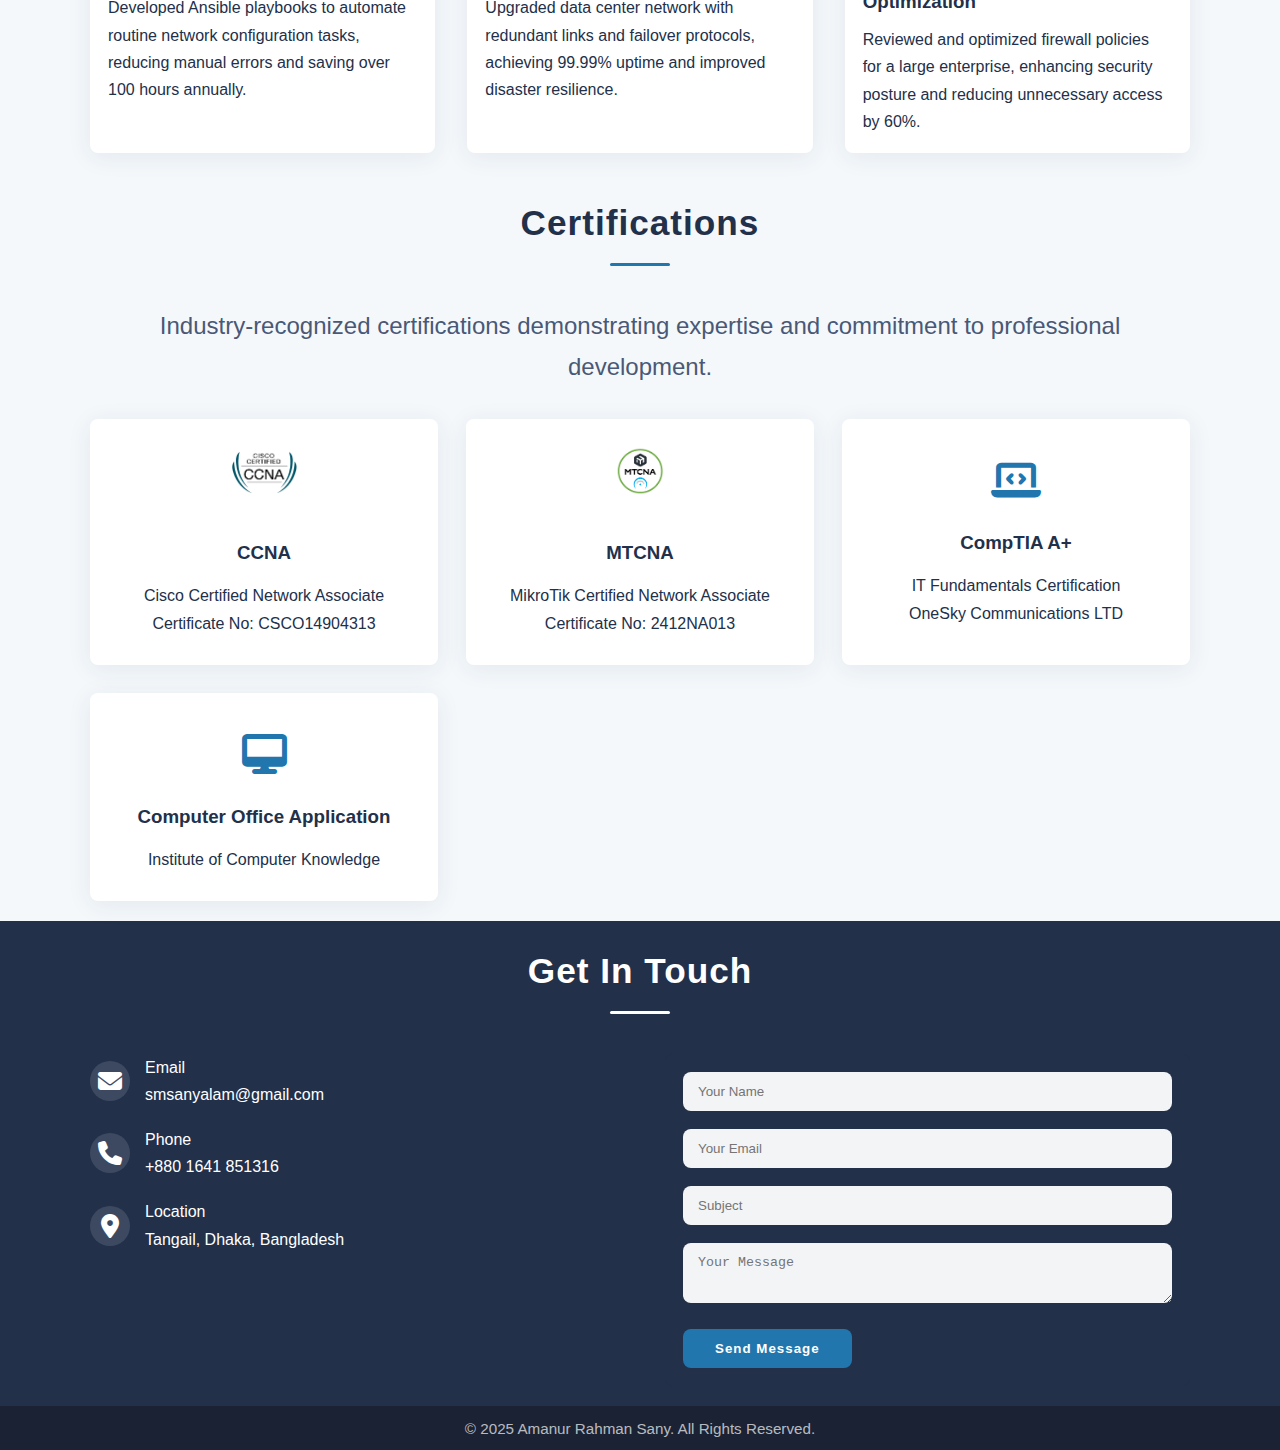
<file: test5.html>
<!DOCTYPE html>
<html lang="en">
<head>
    <meta charset="UTF-8">
    <meta name="viewport" content="width=device-width, initial-scale=1.0">
    <title>AR Sany - Senior Network Engineer</title>
    <link rel="icon" type="image/x-icon" href="src/favicon.ico" alt="AR Sany smiling in professional attire, facing forward, with a calm and confident expression; background features subtle network-themed graphics and the text AR Sany - Senior Network Engineer displayed clearly">
    <link rel="stylesheet" href="https://cdnjs.cloudflare.com/ajax/libs/font-awesome/6.4.0/css/all.min.css">
    <link rel="stylesheet" href="src/style.css">
</head>
<body>
    <!-- Header -->
    <header>
        <div class="container">
            <nav class="navbar">
                <a class="logo">
                  <span>A</span>
                  <span>R</span>
                  <span> </span>
                  <span>S</span>
                  <span>a</span>
                  <span>n</span>
                  <span>y</span>
                </a>
                <ul class="nav-links">
                    <li><a href="#home">Home</a></li>
                    <li><a href="#about">About</a></li>
                    <li><a href="#skills">Skills</a></li>
                    <li><a href="#experience">Experience</a></li>
                    <li><a href="#projects">Projects</a></li>
                    <li><a href="#certifications">Certifications</a></li>
                    <li><a href="#contact">Contact</a></li>
                </ul>
                <div class="hamburger">
                    <i class="fas fa-bars"></i>
                </div>
            </nav>
        </div>
    </header>

    <!-- Hero Section -->
    <section id="home" class="modern-hero">
  <div class="modern-hero-container">
    <div class="modern-hero-left">
      <h1>
        Amanur Rahman Sany <span class="highlight">Sr. Support Engineer </span>
      </h1>
      <p class="modern-hero-summary">
        Accomplished Senior Network Engineer & Core Team with over 5 years of experience in enterprise network architecture, implementation, and optimization. Advanced expertise in core routing and switching, network security, and automation. Recognized for leading high-performing teams, managing complex projects, and delivering robust, scalable solutions that enhance operational efficiency and business continuity.
      </p>
      <div class="modern-hero-btns">
        <a href="#contact" class="modern-btn primary"><i class="fas fa-envelope"></i> Get In Touch</a>
        <a href="src/AR SanyCV.pdf" class="modern-btn" target="_blank"><i class="fas fa-download"></i> Download Resume</a>
      </div>
      <div class="modern-hero-socials">
        <a href="https://linkedin.com/in/amanur-rahman-sany" target="_blank"><i class="fab fa-linkedin-in"></i></a>
        <a href="https://github.com/amanurrahmansany" target="_blank"><i class="fab fa-github"></i></a>
        <a href="https://facebook.com/amanur.rahman.sany" target="_blank"><i class="fab fa-facebook-f"></i></a>
        <a href="mailto:smsanyalam@gmail.com"><i class="fas fa-envelope"></i></a>
      </div>
    </div>
    <div class="modern-hero-right">
      <div class="modern-hero-imgbox">
        <img src="src/Serverroom.png" alt="Network Team" class="modern-hero-img">
        <div class="modern-hero-exp">
          <i class="fas fa-network-wired"></i> 2+ Years Experience
        </div>
      </div>
    </div>
  </div>
</section>

    <!-- About Section -->
    <section id="about" class="section">
        <div class="container">
            <h2 class="section-title">About Me</h2>
            <div class="about-content">
                <div class="about-text">
                    <h2>Professional Profile</h2>
                    <p>
                        I am a results-driven Senior Support Engineer and Network Specialist with a proven track record in NOC operations, network design, and technical leadership. My expertise includes leading high-performing teams, optimizing network performance, and implementing innovative solutions to complex challenges.
                    </p>
                    <p>
                        I am committed to delivering operational excellence and driving continuous improvement. Currently, I serve as a Senior Support Engineer at OneSky Communications LTD, where I focus on network reliability, automation, and team mentorship.
                    </p>
                </div>
                <div class="about-image">
                    <div class="profile-img-placeholder">
                        <!-- Replace with your photo if available -->
                        <img src="src/IMG_gt.png" alt="Amanur Rahman Sany" class="profile-img">
                    </div>
                </div>
            </div>
        </div>
    </section>

    <!-- Skills Section -->
    <section id="skills" class="section skills-section">
        <div class="container">
            <h2 class="section-title">Technical Skills</h2>
            <p style="text-align:center; font-size:1.08rem; color:#4a5876; margin-bottom:32px;">
                Comprehensive expertise in network technologies, protocols, and modern infrastructure solutions.
            </p>
            <div class="skills-container">
                <div class="skill-category">
                    <h3>Network Architecture & Core</h3>
                    <div class="skill-item">
                        <div class="skill-info">
                            <span>Network Architecture (Core)</span>
                            <span>95%</span>
                        </div>
                        <div class="skill-bar">
                            <div class="skill-progress" data-width="95"></div>
                        </div>
                    </div>
                    <div class="skill-item">
                        <div class="skill-info">
                            <span>Cisco Technologies</span>
                            <span>90%</span>
                        </div>
                        <div class="skill-bar">
                            <div class="skill-progress" data-width="90"></div>
                        </div>
                    </div>
                    <div class="skill-item">
                        <div class="skill-info">
                            <span>Juniper Technologies</span>
                            <span>80%</span>
                        </div>
                        <div class="skill-bar">
                            <div class="skill-progress" data-width="80"></div>
                        </div>
                    </div>
                    <div class="skill-item">
                        <div class="skill-info">
                            <span>MikroTik Technologies</span>
                            <span>85%</span>
                        </div>
                        <div class="skill-bar">
                            <div class="skill-progress" data-width="85"></div>
                        </div>
                    </div>
                    <div class="skill-item">
                        <div class="skill-info">
                            <span>Switching Technology (VLAN, STP, LACP)</span>
                            <span>88%</span>
                        </div>
                        <div class="skill-bar">
                            <div class="skill-progress" data-width="88"></div>
                        </div>
                    </div>
                    <div class="skill-item">
                        <div class="skill-info">
                            <span>SD-WAN</span>
                            <span>80%</span>
                        </div>
                        <div class="skill-bar">
                            <div class="skill-progress" data-width="80"></div>
                        </div>
                    </div>
                    <div class="skill-item">
                        <div class="skill-info">
                            <span>Cloud Networking</span>
                            <span>82%</span>
                        </div>
                        <div class="skill-bar">
                            <div class="skill-progress" data-width="82"></div>
                        </div>
                    </div>
                </div>
                <div class="skill-category">
                    <h3>Protocols & Security</h3>
                    <div class="skill-item">
                        <div class="skill-info">
                            <span>BGP / OSPF / EIGRP</span>
                            <span>92%</span>
                        </div>
                        <div class="skill-bar">
                            <div class="skill-progress" data-width="92"></div>
                        </div>
                    </div>
                    <div class="skill-item">
                        <div class="skill-info">
                            <span>Network Security</span>
                            <span>88%</span>
                        </div>
                        <div class="skill-bar">
                            <div class="skill-progress" data-width="88"></div>
                        </div>
                    </div>
                    <div class="skill-item">
                        <div class="skill-info">
                            <span>Firewall & VPN</span>
                            <span>85%</span>
                        </div>
                        <div class="skill-bar">
                            <div class="skill-progress" data-width="85"></div>
                        </div>
                    </div>
                    <div class="skill-item">
                        <div class="skill-info">
                            <span>QoS & Traffic Engineering</span>
                            <span>85%</span>
                        </div>
                        <div class="skill-bar">
                            <div class="skill-progress" data-width="85"></div>
                        </div>
                    </div>
                    <div class="skill-item">
                        <div class="skill-info">
                            <span>IPv6 Implementation</span>
                            <span>80%</span>
                        </div>
                        <div class="skill-bar">
                            <div class="skill-progress" data-width="80"></div>
                        </div>
                    </div>
                    <div class="skill-item">
                        <div class="skill-info">
                            <span>IPSec / SSL VPN</span>
                            <span>85%</span>
                        </div>
                        <div class="skill-bar">
                            <div class="skill-progress" data-width="85"></div>
                        </div>
                    </div>
                    <div class="skill-item">
                        <div class="skill-info">
                            <span>AAA (RADIUS, TACACS+)</span>
                            <span>80%</span>
                        </div>
                        <div class="skill-bar">
                            <div class="skill-progress" data-width="80"></div>
                        </div>
                    </div>
                </div>
                <div class="skill-category">
                    <h3>Automation & Monitoring</h3>
                    <div class="skill-item">
                        <div class="skill-info">
                            <span>Python / Automation</span>
                            <span>85%</span>
                        </div>
                        <div class="skill-bar">
                            <div class="skill-progress" data-width="85"></div>
                        </div>
                    </div>
                    <div class="skill-item">
                        <div class="skill-info">
                            <span>Ansible / Scripting</span>
                            <span>80%</span>
                        </div>
                        <div class="skill-bar">
                            <div class="skill-progress" data-width="80"></div>
                        </div>
                    </div>
                    <div class="skill-item">
                        <div class="skill-info">
                            <span>Network Monitoring (Cacti, PRTG, Zabbix)</span>
                            <span>90%</span>
                        </div>
                        <div class="skill-bar">
                            <div class="skill-progress" data-width="90"></div>
                        </div>
                    </div>
                    <div class="skill-item">
                        <div class="skill-info">
                            <span>Linux / Windows Server</span>
                            <span>80%</span>
                        </div>
                        <div class="skill-bar">
                            <div class="skill-progress" data-width="80"></div>
                        </div>
                    </div>
                    <div class="skill-item">
                        <div class="skill-info">
                            <span>Prometheus &amp; Grafana</span>
                            <span>75%</span>
                        </div>
                        <div class="skill-bar">
                            <div class="skill-progress" data-width="75"></div>
                        </div>
                    </div>
                    <div class="skill-item">
                        <div class="skill-info">
                            <span>REST API Integration</span>
                            <span>80%</span>
                        </div>
                        <div class="skill-bar">
                            <div class="skill-progress" data-width="80"></div>
                        </div>
                    </div>
                    <div class="skill-item">
                        <div class="skill-info">
                            <span>SNMP &amp; NetFlow Analysis</span>
                            <span>85%</span>
                        </div>
                        <div class="skill-bar">
                            <div class="skill-progress" data-width="85"></div>
                        </div>
                    </div>
                </div>
            </div>
        </div>
    </section>

    <!-- Experience Section -->
    <section id="experience" class="section">
        <div class="container">
            <h2 class="section-title">Work Experience</h2>
            <p style="text-align:center; font-size:1.5rem; color:#4a5876; margin-bottom:32px;">
            Progressive career growth in network engineering with increasing responsibilities and impact.
            </p>
            <div class="timeline">
                <div class="timeline-item">
                    <div class="timeline-content">
                        <div class="timeline-date">2024 – Present</div>
                        <h3>Senior Support Engineer</h3>
                        <h4>OneSky Communications LTD.</h4>
                        <ul>
                            <li>Lead and mentor NOC engineers, fostering a culture of technical excellence.</li>
                            <li>Oversee daily NOC operations, ensuring high network availability and performance.</li>
                            <li>Design and implement network upgrades and automation initiatives.</li>
                            <li>Present performance analytics and recommendations to senior management.</li>
                        </ul>
                    </div>
                </div>
                <div class="timeline-item">
                    <div class="timeline-content">
                        <div class="timeline-date">2023 – 2024</div>
                        <h3>Support Engineer</h3>
                        <h4>OneSky Communications LTD. | NOC Department</h4>
                        <ul>
                            <li>Implemented robust network solutions to ensure SLA compliance.</li>
                            <li>Optimized network infrastructure using advanced monitoring tools.</li>
                            <li>Led automation projects using Python and Ansible, reducing manual workload by 70%.</li>
                        </ul>
                    </div>
                </div>
                <div class="timeline-item">
                    <div class="timeline-content">
                        <div class="timeline-date">Apr – May 2023</div>
                        <h3>Customer Care Executive</h3>
                        <h4>OneSky Communications LTD. | Technical Department</h4>
                        <ul>
                            <li>Introduced structured diagnostic procedures, reducing troubleshooting time by 60%.</li>
                            <li>Provided technical support via phone, email, and ticketing systems.</li>
                        </ul>
                    </div>
                </div>

                <!-- <div class="timeline-item"> 
                    <div class="timeline-content">
                        <div class="timeline-date">2017 – 2023</div>
                        <h3>IT Head</h3>
                        <h4>Hasan KG and Academic School</h4>
                        <ul>
                            <li>Managed IT department, overseeing technical support and network administration.</li>
                            <li>Implemented secure network plans and trained staff on IT best practices.</li>
                        </ul>
                    </div>
                </div> -->
            </div>
        </div>
    </section>

    <!-- Projects Section -->
    <section id="projects" class="section projects-section">
        <div class="container">
            <h2 class="section-title">Featured Projects</h2>
            <p style="text-align:center; font-size:1.5rem; color:#4a5876; margin-bottom:32px;">
                Showcase of major network infrastructure projects and their business impact.
            </p>
            <div class="projects-container">
                <div class="project-card">
                    <div class="project-img">
                        <i class="fas fa-code"></i>
                    </div>
                    <div class="project-content">
                        <h3>SSH/Telnet User Management Automation</h3>
                        <p>Developed a Python-based automation tool to manage SSH/Telnet users across 50+ BDCOM and MikroTik devices, reducing configuration time by 70% and improving security compliance.</p>
                    </div>
                </div>
                <div class="project-card">
                    <div class="project-img">
                        <i class="fas fa-server"></i>
                    </div>
                    <div class="project-content">
                        <h3>Automated Router Configuration Deployment</h3>
                        <p>Designed and deployed an automation solution for router configuration, minimizing human error and accelerating network setup processes.</p>
                    </div>
                </div>
                <div class="project-card">
                    <div class="project-img">
                        <i class="fas fa-chart-line"></i>
                    </div>
                    <div class="project-content">
                        <h3>QoS Optimization for ISP Networks</h3>
                        <p>Implemented advanced Quality of Service strategies for ISP networks, resulting in enhanced performance and improved customer experience.</p>
                    </div>
                </div>
                <div class="project-card">
                    <div class="project-img">
                        <i class="fas fa-shield-alt"></i>
                    </div>
                    <div class="project-content">
                        <h3>Enterprise Network Security Design</h3>
                        <p>Architected and deployed secure network infrastructures for enterprise clients, incorporating industry best practices for data protection and compliance.</p>
                    </div>
                </div>
                <div class="project-card">
                    <div class="project-img">
                        <i class="fas fa-network-wired"></i>
                    </div>
                    <div class="project-content">
                        <h3>Enterprise Network Migration</h3>
                        <p>Led the seamless migration of a multi-site enterprise network to a new core architecture, minimizing downtime and improving overall network performance and scalability.</p>
                    </div>
                </div>
                <div class="project-card">
                    <div class="project-img">
                        <i class="fas fa-shield-alt"></i>
                    </div>
                    <div class="project-content">
                        <h3>ISP DDoS Mitigation Implementation</h3>
                        <p>Designed and deployed a robust DDoS mitigation solution for an ISP, significantly reducing service interruptions and enhancing customer trust.</p>
                    </div>
                </div>
                <div class="project-card">
                    <div class="project-img">
                        <i class="fas fa-robot"></i>
                    </div>
                    <div class="project-content">
                        <h3>Network Automation with Ansible</h3>
                        <p>Developed Ansible playbooks to automate routine network configuration tasks, reducing manual errors and saving over 100 hours annually.</p>
                    </div>
                </div>
                <div class="project-card">
                    <div class="project-img">
                        <i class="fas fa-server"></i>
                    </div>
                    <div class="project-content">
                        <h3>Data Center Redundancy Upgrade</h3>
                        <p>Upgraded data center network with redundant links and failover protocols, achieving 99.99% uptime and improved disaster resilience.</p>
                    </div>
                </div>
                <div class="project-card">
                    <div class="project-img">
                        <i class="fas fa-user-shield"></i>
                    </div>
                    <div class="project-content">
                        <h3>Enterprise Firewall Policy Optimization</h3>
                        <p>Reviewed and optimized firewall policies for a large enterprise, enhancing security posture and reducing unnecessary access by 60%.</p>
                    </div>
                </div>
            </div>
        </div>
    </section>

    <!-- Certifications Section -->
    <section id="certifications" class="section">
        <div class="container">
            <h2 class="section-title">Certifications</h2>
            <p style="text-align:center; font-size:1.5rem; color:#4a5876; margin-bottom:32px;">
                Industry-recognized certifications demonstrating expertise and commitment to professional development.
            </p>
            <div class="certifications-container">
                <div class="cert-card">
                    <div class="cert-icon">
                        <img src="src/ccna.png" alt="CCNA Logo" style="height:48px; margin-bottom:10px;">
                    </div>
                    <h3>CCNA</h3>
                    <p>Cisco Certified Network Associate</p>
                    <p>Certificate No: CSCO14904313</p>
                </div>
                <div class="cert-card">
                    <div class="cert-icon">
                        <img src="src/mtcna.png" alt="MTCNA Logo" style="height:48px; margin-bottom:10px;">
                    </div>
                    <h3>MTCNA</h3>
                    <p>MikroTik Certified Network Associate</p>
                    <p>Certificate No: 2412NA013</p>
                </div>
                <div class="cert-card">
                    <div class="cert-icon">
                        <i class="fas fa-laptop-code"></i>
                    </div>
                    <h3>CompTIA A+</h3>
                    <p>IT Fundamentals Certification</p>
                    <p>OneSky Communications LTD</p>
                </div>
                <div class="cert-card">
                    <div class="cert-icon">
                        <i class="fas fa-desktop"></i>
                    </div>
                    <h3>Computer Office Application</h3>
                    <p>Institute of Computer Knowledge</p>
                </div>
            </div>
        </div>
    </section>

    <!-- Contact Section -->
    <section id="contact" class="section contact-section">
        <div class="container">
            <h2 class="section-title">Get In Touch</h2>
            <div class="contact-container">
                <div class="contact-info">
                    <div class="contact-item">
                        <div class="contact-icon">
                            <i class="fas fa-envelope"></i>
                        </div>
                        <div>
                            <h11>Email</h11>
                            <p><a href="mailto:smsanyalam@gmail.com" style="color:#fff;">smsanyalam@gmail.com</a></p>
                        </div>
                    </div>
                    <div class="contact-item">
                        <div class="contact-icon">
                            <i class="fas fa-phone"></i>
                        </div>
                        <div>
                            <h11>Phone</h11>
                            <p><a href="tel:+8801641851316" style="color:#fff;">+880 1641 851316</a></p>
                        </div>
                    </div>
                    <div class="contact-item">
                        <div class="contact-icon">
                            <i class="fas fa-map-marker-alt"></i>
                        </div>
                        <div>
                            <h11>Location</h11>
                            <p>Tangail, Dhaka, Bangladesh</p>
                        </div>
                    </div>
                </div>
                <div class="contact-form">
                    <form id="contactForm">
                        <div class="form-group">
                            <input type="text" class="form-control" placeholder="Your Name" required>
                        </div>
                        <div class="form-group">
                            <input type="email" class="form-control" placeholder="Your Email" required>
                        </div>
                        <div class="form-group">
                            <input type="text" class="form-control" placeholder="Subject" required>
                        </div>
                        <div class="form-group">
                            <textarea class="form-control" placeholder="Your Message" required></textarea>
                        </div>
                        <button type="submit" class="btn">Send Message</button>
                    </form>
                </div>
            </div>
        </div>
    </section>

    <!-- Footer -->
    <footer>
        <div class="container">
            <p class="copyright">&copy; 2025 Amanur Rahman Sany. All Rights Reserved.</p>
        </div>
    </footer>
</div>
<a href="#home" id="backToTopBtn" title="Back to Top">
    <i class="fas fa-arrow-up"></i>
</a>
<script src="src/script.js"></script>
</body>
</html>
</file>
<file: src/style.css>
:root {
            --primary-color: #22304a;
            --secondary-color: #2176ae;
            --accent-color: #e74c3c;
            --light-color: #f4f8fb;
            --dark-color: #1a2233;
            --text-color: #222;
            --text-light: #7f8c8d;
            --transition: all 0.3s cubic-bezier(.25,.8,.25,1);
            --shadow: 0 4px 24px rgba(34,48,74,0.08);
            --border-radius: 8px;
        }
        * { margin: 0; padding: 0; box-sizing: border-box; }
        body {
            font-family: 'Segoe UI', Tahoma, Geneva, Verdana, sans-serif;
            background: #f4f8fb;
            color: #22304a;
            line-height: 1.7;
        }
        h1, h2, h3, h4, h5, h6 { color: var(--primary-color); margin-bottom: .7em; }
        a { color: var(--secondary-color); text-decoration: none; transition: var(--transition);}
        a:hover { color: var(--accent-color);}
        .container { width: 92%; max-width: 1100px; margin: 0 auto; }
        .section { padding: 20px 0; }
        .section-title {
            text-align: center;
            margin-bottom: 40px;
            font-size: 2.2rem;
            letter-spacing: 1px;
            position: relative;
        }
        .contact-section h11 {
        color: #fff;
        }
        .section-title::after {
            content: '';
            display: block;
            margin: 0 auto;
            margin-top: 10px;
            width: 60px;
            height: 3px;
            background: var(--secondary-color);
            border-radius: 2px;
        }
        .btn {
            display: inline-block;
            padding: 12px 32px;
            background: var(--secondary-color);
            color: #fff;
            border: none;
            border-radius: var(--border-radius);
            font-weight: 600;
            letter-spacing: 1px;
            cursor: pointer;
            transition: var(--transition);
            margin-right: 10px;
        }
        .btn:last-child { margin-right: 0; }
        .btn:hover { background: #e85858;}
        .btn-outline {
            background: transparent;
            border: 2px solid var(--secondary-color);
            color: var(--secondary-color);
        }
        .btn-outline:hover {
            background: var(--secondary-color);
            color: #fff;
        }
        header {
            background: #C0C0C0;
            box-shadow: var(--shadow);
            position: fixed;
            width: 100%;
            top: 0;
            z-index: 1000;
        }
        .navbar {
            display: flex;
            justify-content: space-between;
            align-items: center;
            align-items: center;
            padding: 10px 0;
            color: #1a526e;
        }
        .logo {
            font-size: 2rem;
            font-weight: 700;
            color: var(--secondary-color);
            letter-spacing: 2px;
            display: inline-block;
        }
       .logo span {
          display: inline-block;
          color: var(--primary-color);
          opacity: 10;
          transform: translateY(15px);
          animation: fadeWave 2s ease-in-out infinite;
        }
        .logo span:nth-child(1) { animation-delay: 0s; }
        .logo span:nth-child(2) { animation-delay: 0.2s; }
        .logo span:nth-child(3) { animation-delay: 0.4s; } /* Space */
        .logo span:nth-child(4) { animation-delay: 0.6s; }
        .logo span:nth-child(5) { animation-delay: 0.8s; }
        .logo span:nth-child(6) { animation-delay: 1.0s; }
        .logo span:nth-child(7) { animation-delay: 1.2s; }
        .nav-links {
          display: flex;
          gap: 1.5rem;               /* space between links */
          list-style: none;           /* remove bullets if <ul> */
          padding: 0;
          margin: 0;
          justify-content: center;    /* center horizontally */
          align-items: center;        /* center vertically */
          font-family: 'Poppins', sans-serif;
          font-weight: 500;
          background-color: rgba(255, 255, 255, 0.05); /* subtle bg */
          border-radius: 12px;
          padding: 0.5rem 1rem;
          transition: all 0.3s ease;
        }
        
        /* Individual links */
        .nav-links a {
          text-decoration: none;
          color: #000000;
          position: relative;
          padding: 0.5rem 0.8rem;
          border-radius: 8px;
          transition: all 0.3s ease;
        }
        
        /* Hover effect */
        .nav-links a::after {
          content: '';
          position: absolute;
          width: 0%;
          height: 2px;
          bottom: 0;
          left: 0;
          background-color: #1a526e; /* highlight color */
          transition: 0.3s ease;
        }
        
        .nav-links a:hover::after {
          width: 100%;
        }
        
        .nav-links a:hover {
          transform: translateY(-4px);
          color: #1a526e;
          box-shadow: 0 8px 15px rgba(255, 204, 0, 0.4);
        }
        .hamburger { display: none; cursor: pointer; font-size: 1.7rem;}
        /* Hero */
        .hero {
            background: linear-gradient(120deg, var(--primary-color) 0%, var(--secondary-color) 100%);
            color: #fff;
            padding: 170px 0 110px;
            text-align: center;
        }
        .hero-content h1 {
            font-size: 3.2rem;
            font-weight: 800;
            margin-bottom: 18px;
            color: #fff;
        }
        .hero-content p {
            font-size: 1.25rem;
            max-width: 650px;
            margin: 0 auto 32px;
            color: #e0e6ed;
        }
        .hero-btns {
            display: flex;
            justify-content: center;
            gap: 18px;
            margin-bottom: 18px;
        }
        /* About */
        .about-content {
            display: grid;
            grid-template-columns: 1.1fr 0.9fr;
            gap: 60px;
            align-items: center;
        }
        .about-text h2 { margin-bottom: 18px; }
        .about-text p { margin-bottom: 18px; }
        .about-image {
            text-align: center;
        }
        .profile-img {
            width: 300px;
            height: 300px;
            border-radius: 50%;
            /* object-fit: cover; */
            border: 6px solid var(--secondary-color);
            box-shadow: var(--shadow);
            margin-bottom: 10px;
            transition: transform 0.3s ease, box-shadow 0.3s ease; /* Smooth hover */
        }
        /* Hover effect */
        .profile-img:hover {
             transform: scale(1.5);  /* 10% bigger */
             box-shadow: 0 15px 30px rgba(0, 0, 0, 0.3); /* stronger shadow */
        }
        .profile-img-placeholder {
            width: 300px; height: 300px;
            border-radius: 50%;
            background: #eaf1f8;
            display: flex; align-items: center; justify-content: center;
            border: 6px solid var(--secondary-color);
            box-shadow: var(--shadow);
            margin: 0 auto 10px;
        }
        .about-contact-list {
            margin-top: 18px;
        }
        .about-contact-list .contact-item {
            margin-bottom: 10px;
            display: flex; align-items: center; gap: 10px;
            color: var(--text-light);
        }
        /* Skills */
        .skills-section { background: var(--light-color);}
        
        .skills-container {
            display: grid;
            grid-template-columns: repeat(auto-fit, minmax(320px, 1fr));
            gap: 32px;
        }
        .skill-category {
            background: #fff;
            padding: 32px;
            border-radius: var(--border-radius);
            box-shadow: var(--shadow);
        }
        .skill-category h3 { color: var(--secondary-color);}
        .skill-item { margin-bottom: 22px;}
        .skill-info {
            display: flex; justify-content: space-between; margin-bottom: 6px;
        }
        .skill-bar {
            height: 10px;
            background: #e0e0e0;
            border-radius: 5px;
            overflow: hidden;
        }
        .skill-progress {
            height: 100%;
            background: var(--secondary-color);
            width: 0;
            transition: width 1.5s cubic-bezier(.25,.8,.25,1);
        }
        /* Experience */
        .timeline {
            position: relative;
            max-width: 900px;
            margin: 0 auto;
        }
        .timeline::before {
            content: '';
            position: absolute;
            left: 50%;
            top: 0; bottom: 0;
            width: 2px;
            background: var(--secondary-color);
            transform: translateX(-50%);
        }
        .timeline-item {
            position: relative;
            margin-bottom: 55px;
            width: 50%;
            padding: 22px;
        }
        .timeline-item:nth-child(odd) { left: 0;}
        .timeline-item:nth-child(even) { left: 50%;}
        .timeline-content {
            background: #fff;
            padding: 22px;
            border-radius: var(--border-radius);
            box-shadow: var(--shadow);
            position: relative;
        }
        .timeline-content::after {
            content: '';
            position: absolute;
            top: 22px;
            width: 15px; height: 15px;
            background: #fff;
            transform: rotate(45deg);
        }
        .timeline-item:nth-child(odd) .timeline-content::after { right: -7px;}
        .timeline-item:nth-child(even) .timeline-content::after { left: -7px;}
        .timeline-date {
            font-weight: 600;
            color: var(--secondary-color);
            margin-bottom: 10px;
        }
        /* Projects */
        .projects-section { background: var(--light-color);}
        .projects-container {
            display: grid;
            grid-template-columns: repeat(auto-fit, minmax(320px, 1fr));
            gap: 32px;
        }
        .project-card {
            background: #fff;
            border-radius: var(--border-radius);
            overflow: hidden;
            box-shadow: var(--shadow);
            transition: var(--transition);
        }
        .project-card:hover { transform: translateY(-8px);}
        .project-img {
            height: 180px;
            background: var(--secondary-color);
            display: flex; align-items: center; justify-content: center;
            color: #fff; font-size: 2.5rem;
        }
        .project-content { padding: 18px;}
        .project-content h3 { margin-bottom: 8px;}
        /* Certifications */
        .certifications-container {
            display: grid;
            grid-template-columns: repeat(auto-fit, minmax(260px, 1fr));
            gap: 28px;
        }
        .cert-card {
            background: #fff;
            padding: 28px;
            border-radius: var(--border-radius);
            box-shadow: var(--shadow);
            text-align: center;
            transition: var(--transition);
        }
        .cert-card:hover { transform: translateY(-5px);}
        .cert-icon {
            font-size: 2.5rem;
            color: var(--secondary-color);
            margin-bottom: 12px;
        }
        /* Contact */
        .contact-section { background: var(--primary-color); color: #fff;}
        .contact-section .section-title { color: #fff;}
        .contact-section .section-title::after { background: #fff;}
        .contact-container {
            display: grid;
            grid-template-columns: repeat(auto-fit, minmax(320px, 1fr));
            gap: 50px;
        }
        .contact-info { display: flex; flex-direction: column; gap: 18px;}
        .contact-item {
            display: flex; align-items: center; gap: 15px;
        }
        .contact-icon {
            font-size: 1.5rem;
            width: 40px; height: 40px;
            background: rgba(255,255,255,0.12);
            border-radius: 50%;
            display: flex; align-items: center; justify-content: center;
        }
        .contact-form {
            background: rgb(34, 48, 74);
            padding: 18px;
            border-radius: var(--border-radius);
        }
        .form-group { margin-bottom: 18px;}
        .form-control {
            width: 100%;
            padding: 12px 15px;
            border: none;
            border-radius: var(--border-radius);
            background: rgba(255,255,255,0.95);
        }
        textarea.form-control { min-height: 60px; resize: vertical;}
        /* Footer */
        footer {
            background: var(--dark-color);
            color: #fff;
            padding: 10px 0 8px;
            text-align: center;
        }
        .social-links {
            display: flex; justify-content: center; gap: 18px; margin-bottom: 18px;
        }
        .social-link {
            width: 40px; height: 40px;
            background: rgba(255,255,255,0.10);
            border-radius: 50%;
            display: flex; align-items: center; justify-content: center;
            transition: var(--transition);
            color: #fff;
            font-size: 1.2rem;
        }
        .social-link:hover {
            background: var(--secondary-color);
            color: #fff;
            transform: translateY(-4px);
        }
        .copyright {
            font-size: 0.95rem;
            color: rgba(255,255,255,0.7);
        }
        /* Responsive */
        @media (max-width: 992px) {
            .about-content { grid-template-columns: 1fr;}
            .timeline::before { left: 30px;}
            .timeline-item { width: 100%; padding-left: 70px; padding-right: 0;}
            .timeline-item:nth-child(even) { left: 0;}
            .timeline-item:nth-child(odd) .timeline-content::after,
            .timeline-item:nth-child(even) .timeline-content::after { left: -7px; right: auto;}
        }
        @media (max-width: 768px) {
            .nav-links {
                position: fixed;
                top: 70px; left: -100%;
                width: 100%; height: calc(100vh - 70px);
                background: #fff;
                flex-direction: column;
                align-items: center;
                justify-content: flex-start;
                padding-top: 50px;
                transition: var(--transition);
            }
            .nav-links.active { left: 0;}
            .nav-links li { margin: 15px 0;}
            .hamburger { display: block;}
            .hero-content h1 { font-size: 2.2rem;}
            .hero-btns { flex-direction: column; align-items: center;}
        }
        @media (max-width: 576px) {
            .section { padding: 55px 0;}
            .hero { padding: 100px 0 60px;}
            .hero-content h1 { font-size: 1.5rem;}
        }
        /* Modern Hero Section */
        .modern-hero {
  background: #f4f8fb;
  padding: 85px 15px 58px 15px;
}
.modern-hero-container {
  display: flex;
  align-items: center;
  justify-content: center;
  max-width: 1200px;
  margin: 0 auto;
  gap: 60px;
  flex-wrap: wrap;
}
.modern-hero-left {
  flex: 1 1 420px;
  min-width: 320px;
}
.modern-hero-left h1 {
  font-size: 3rem;
  font-weight: 800;
  color: #22304a;
  margin-bottom: 18px;
  line-height: 1.1;
}
.modern-hero-left .highlight {
  color: #4a9cff;
  display: block;
  font-size: 1.5rem;
}
.modern-hero-summary {
  font-size: 1.15rem;
  color: #4a5876;
  margin-bottom: 32px;
  max-width: 600px;
}
.modern-hero-btns {
  display: flex;
  gap: 18px;
  margin-bottom: 24px;
}
.modern-btn {
  display: inline-flex;
  align-items: center;
  gap: 8px;
  padding: 14px 28px;
  border-radius: 12px;
  font-size: 1rem;
  font-weight: 600;
  border: none;
  background: #e9eef6;
  color: #22304a;
  text-decoration: none;
  transition: background 0.2s, color 0.2s;
  box-shadow: 0 2px 8px rgba(34,48,74,0.06);
}
.modern-btn.primary {
  background: #4a9cff;
  color: #fff;
}
.modern-btn.primary:hover {
  background: #2176ae;
}
.modern-btn:hover {
  background: #dbeafe;
  color: #2176ae;
}
.modern-hero-socials {
  display: flex;
  gap: 12px;
  margin-top: 18px;
}
.modern-hero-socials a {
  display: inline-flex;
  align-items: center;
  justify-content: center;
  width: 38px;
  height: 38px;
  background: #fff;
  border-radius: 8px;
  color: #22304a;
  font-size: 1.2rem;
  box-shadow: 0 2px 8px rgba(34,48,74,0.06);
  transition: background 0.2s, color 0.2s;
}
.modern-hero-socials a:hover {
  background: #4a9cff;
  color: #fff;
}
.modern-hero-right {
  flex: 1 1 400px;
  min-width: 320px;
  display: flex;
  align-items: center;
  justify-content: center;
}
.modern-hero-imgbox {
  position: relative;
  border-radius: 24px;
  overflow: hidden;
  box-shadow: 0 8px 32px rgba(34,48,74,0.10);
  background: #fff;
}
.modern-hero-img {
  width: 420px;
  height: 320px;
  object-fit: cover;
  display: block;
  border-radius: 24px;
}
.modern-hero-exp {
  position: absolute;
  bottom: 18px;
  left: 18px;
  background: #fff;
  color: #2176ae;
  padding: 10px 22px;
  border-radius: 12px;
  font-weight: 600;
  font-size: 1.05rem;
  box-shadow: 0 2px 8px rgba(34,48,74,0.10);
  display: flex;
  align-items: center;
  gap: 10px;
}
@media (max-width: 900px) {
  .modern-hero-container {
    flex-direction: column;
    gap: 40px;
    align-items: flex-start;
    padding: 0px 15px 24px 15px;
  }
  .modern-hero-img {
    width: 100%;
    max-width: 350px;
    height: 240px;
  }
}
@media (max-width: 600px) {
  .modern-hero-left h1 {
    font-size: 2rem;
  }
  .modern-hero-img {
    max-width: 100%;
    height: 180px;
  }

}
#backToTopBtn {
    position: fixed;
    bottom: 32px;
    right: 32px;
    width: 52px;
    height: 52px;
    background: #4a9cff;
    color: #fff;
    border-radius: 50%;
    display: flex;
    align-items: center;
    justify-content: center;
    font-size: 1.5rem;
    box-shadow: 0 4px 16px rgba(34,48,74,0.15);
    z-index: 999;
    cursor: pointer;
    transition: background 0.2s, transform 0.2s;
    text-decoration: none;
    opacity: 0.85;
}
#backToTopBtn:hover {
    background: #2176ae;
    transform: translateY(-4px) scale(1.08);
    opacity: 1;
}

@keyframes fadeWave {
  0% {
    opacity: 0;
    transform: translateY(15px);
  }
  100% {
    opacity: 2;
    transform: translateY(0);
  }
}

/* Toast (download confirmation) - demo style (top-right) */
.toast-container {
  position: fixed;
  top: 20px;
  right: 20px;
  z-index: 9999;
  display: flex;
  flex-direction: column;
  align-items: flex-end;
  gap: 10px;
}

.toast {
  position: relative;
  background: #fff;
  padding: 18px 20px;
  border-radius: 12px;
  box-shadow: 0 10px 40px rgba(0, 0, 0, 0.12);
  display: flex;
  align-items: center;
  gap: 14px;
  min-width: 320px;
  overflow: hidden;
  border-left: 4px solid #10b981;
  animation: slideIn 0.45s ease-out;
}

.toast.hiding {
  animation: slideOut 0.4s ease-out forwards;
}

@keyframes slideIn {
  from { transform: translateX(400px); opacity: 0; }
  to   { transform: translateX(0); opacity: 1; }
}

@keyframes slideOut {
  from { transform: translateX(0); opacity: 1; }
  to   { transform: translateX(400px); opacity: 0; }
}

.toast-icon {
  width: 42px;
  height: 42px;
  background: linear-gradient(135deg, #10b981, #059669);
  border-radius: 50%;
  display: flex;
  align-items: center;
  justify-content: center;
  flex-shrink: 0;
}
.toast-icon svg { width: 22px; height: 22px; stroke: #fff; stroke-width: 2; fill: none; }

.toast-content { flex: 1; }
.toast-title { font-size: 15px; font-weight: 700; color: #111827; margin-bottom: 3px; }
.toast-message { font-size: 13px; color: #6b7280; line-height: 1.3; }

.toast-close { background: none; border: none; cursor: pointer; padding: 6px; opacity: 0.6; transition: opacity 0.15s; display: flex; align-items: center; }
.toast-close:hover { opacity: 1; }
.toast-close svg { width: 18px; height: 18px; stroke: #6b7280; stroke-width: 2; }

.toast-progress {
  position: absolute;
  bottom: 0; left: 0; height: 3px;
  background: linear-gradient(90deg, #10b981, #059669);
  border-radius: 0 0 12px 12px;
}

@keyframes shrink {
  from { width: 100%; }
  to   { width: 0%; }
}

@media (max-width: 480px) {
  .toast-container { right: 10px; left: 10px; align-items: stretch; }
  .toast { min-width: unset; width: 100%; }
}
</file>
